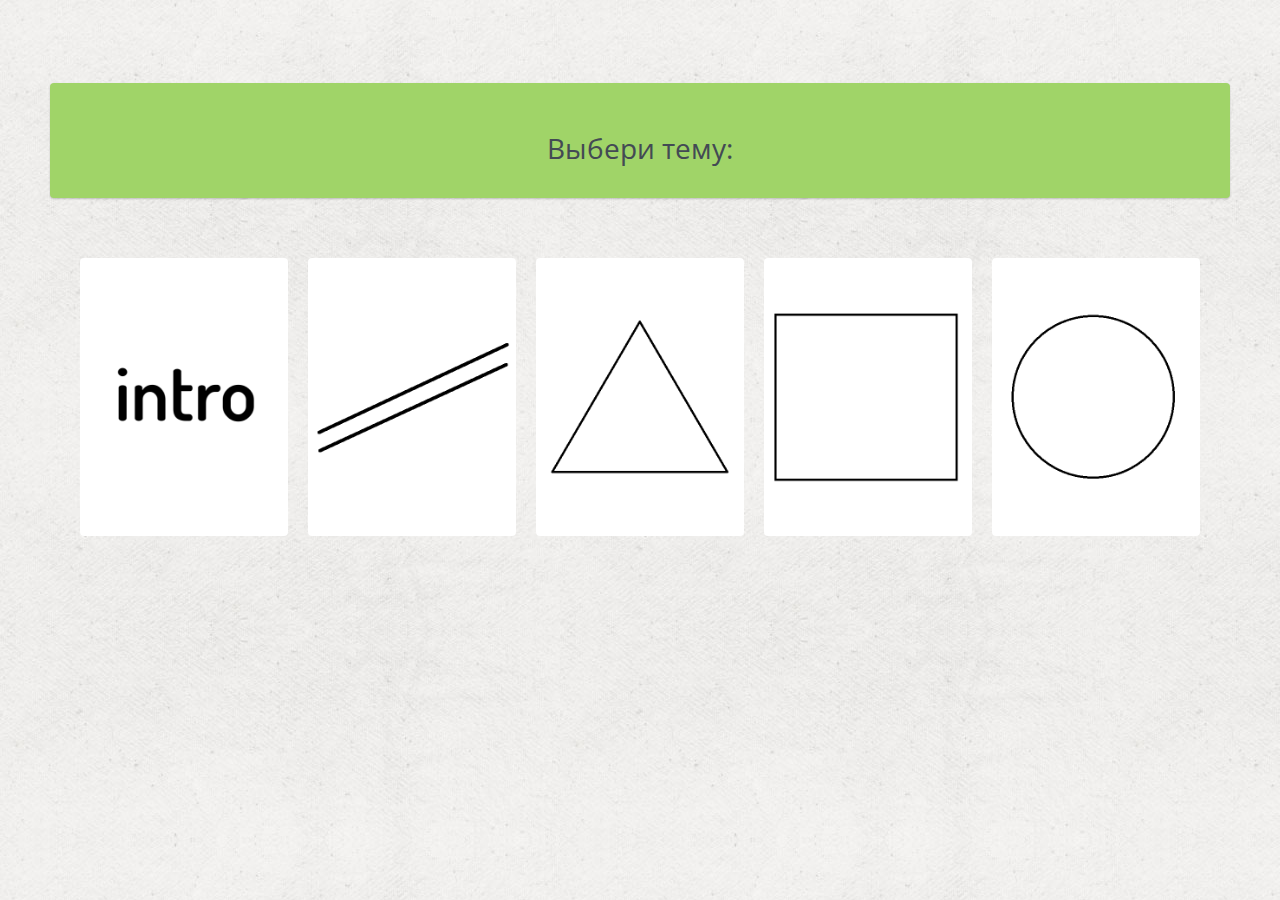
<file: index.html>
<!DOCTYPE html>
<html lang="ru">
	<head>
		<meta charset="utf-8">
		<link rel="stylesheet" href="css/site.min.css">
		<link rel="stylesheet" href="css/best.css">
    	<link href="http://fonts.googleapis.com/css?family=Open+Sans:400,300,600,800,700,400italic,600italic,700italic,800italic,300italic" rel="stylesheet" type="text/css">
		<title>ОГЭ - Геометрия</title>
		<script type="text/javascript" src="js/site.min.js"></script>
	</head>

	<body class="body-index">
		<div class="content-index">
            <div class="jumbotron text">
            	<div class="jumbotron-contents">
            		<h1>Выбери тему:</h1>
            	</div>
            </div>
			<div class="maintable">
				<div class="cell">
					<a href="intro.html"><img src="images/intro.png" alt="exaple-image" class="img-rounded img-responsive scale"></a>
				</div>
				<div class="cell">
					<a href="parallels.html"><img src="images/parallels.png" alt="exaple-image" class="img-rounded img-responsive scale"></a>
				</div>
				<div class="cell">
					<a href="triangles.html"><img src="images/triangle.png" alt="exaple-image" class="img-rounded img-responsive scale"></a>
				</div>
				<div class="cell">
					<a href="quadrangles.html"><img src="images/quadrangle.png" alt="exaple-image" class="img-rounded img-responsive scale"></a>
				</div>
				<div class="cell">
					<a href="circle.html"><img src="images/circle.png" alt="exaple-image" class="img-rounded img-responsive scale"></a>
				</div>
			</div>
			
		</div>
	</body>
</html>
</file>
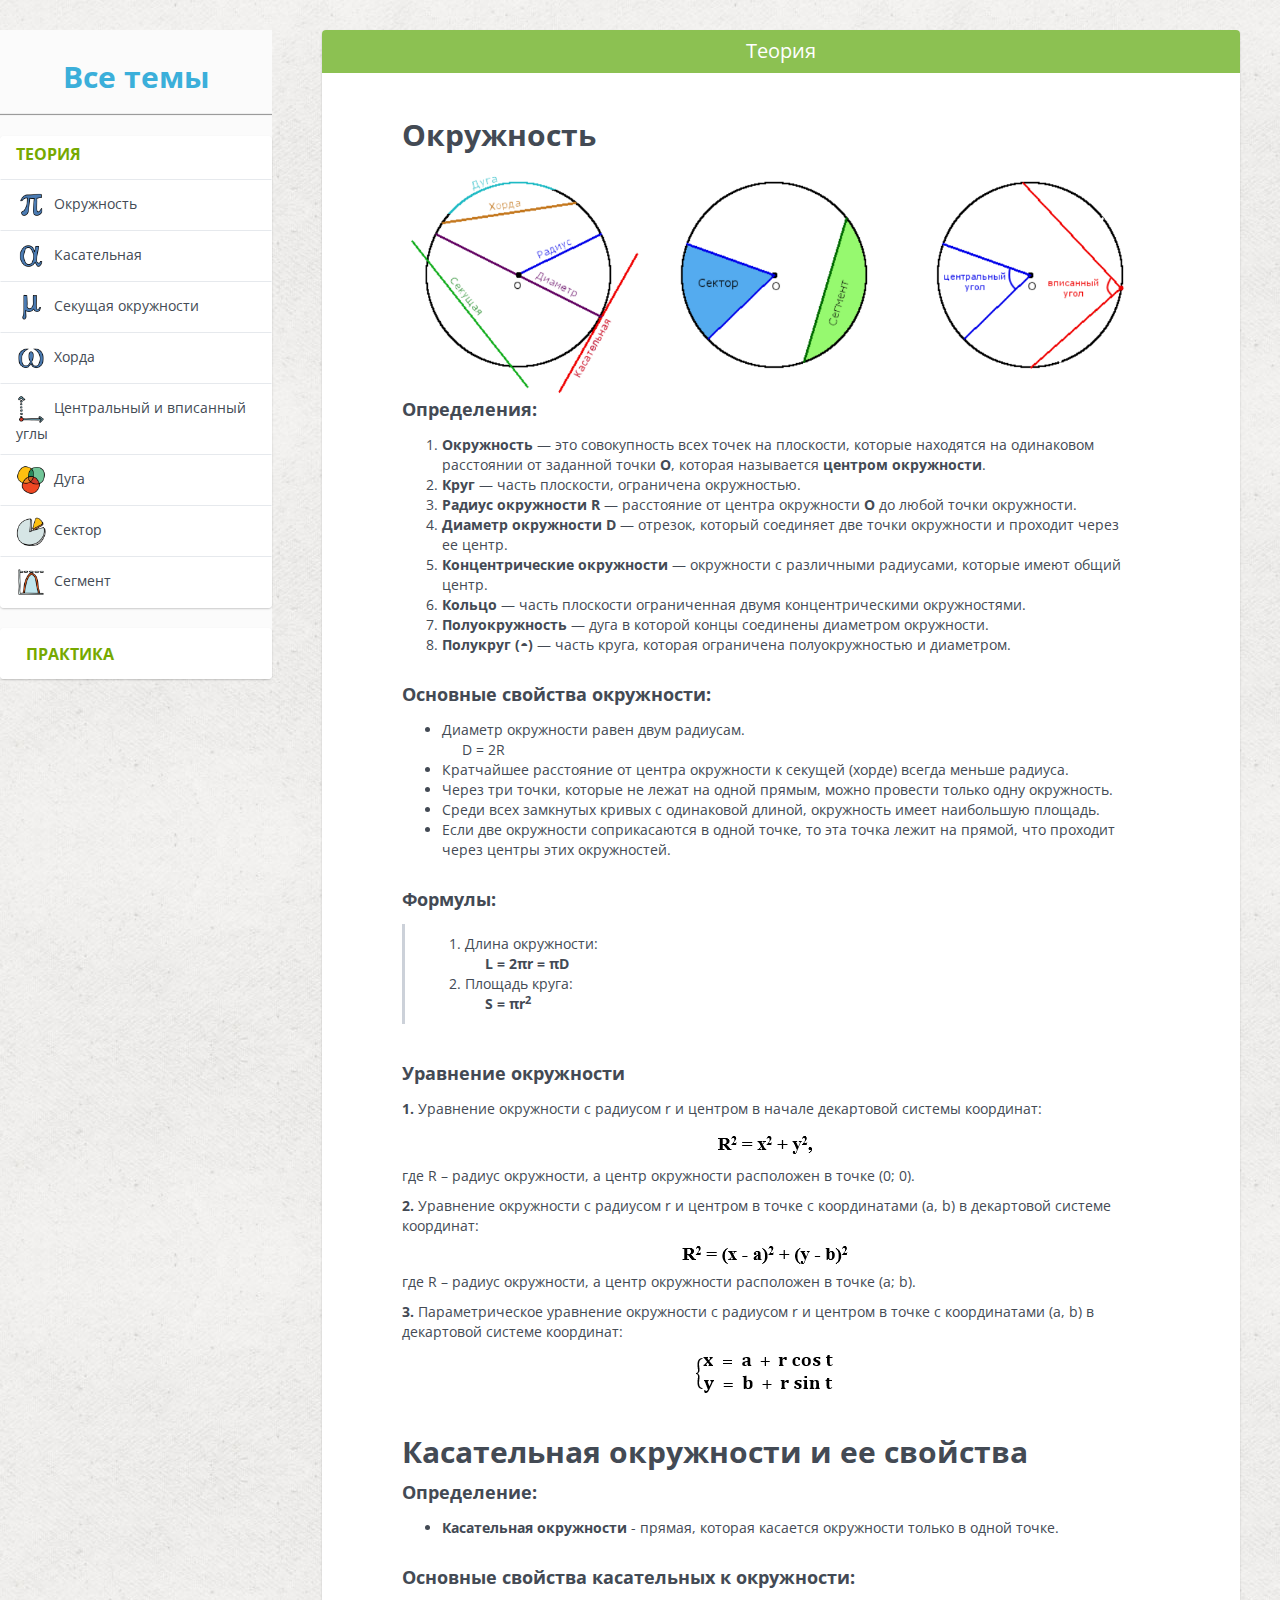
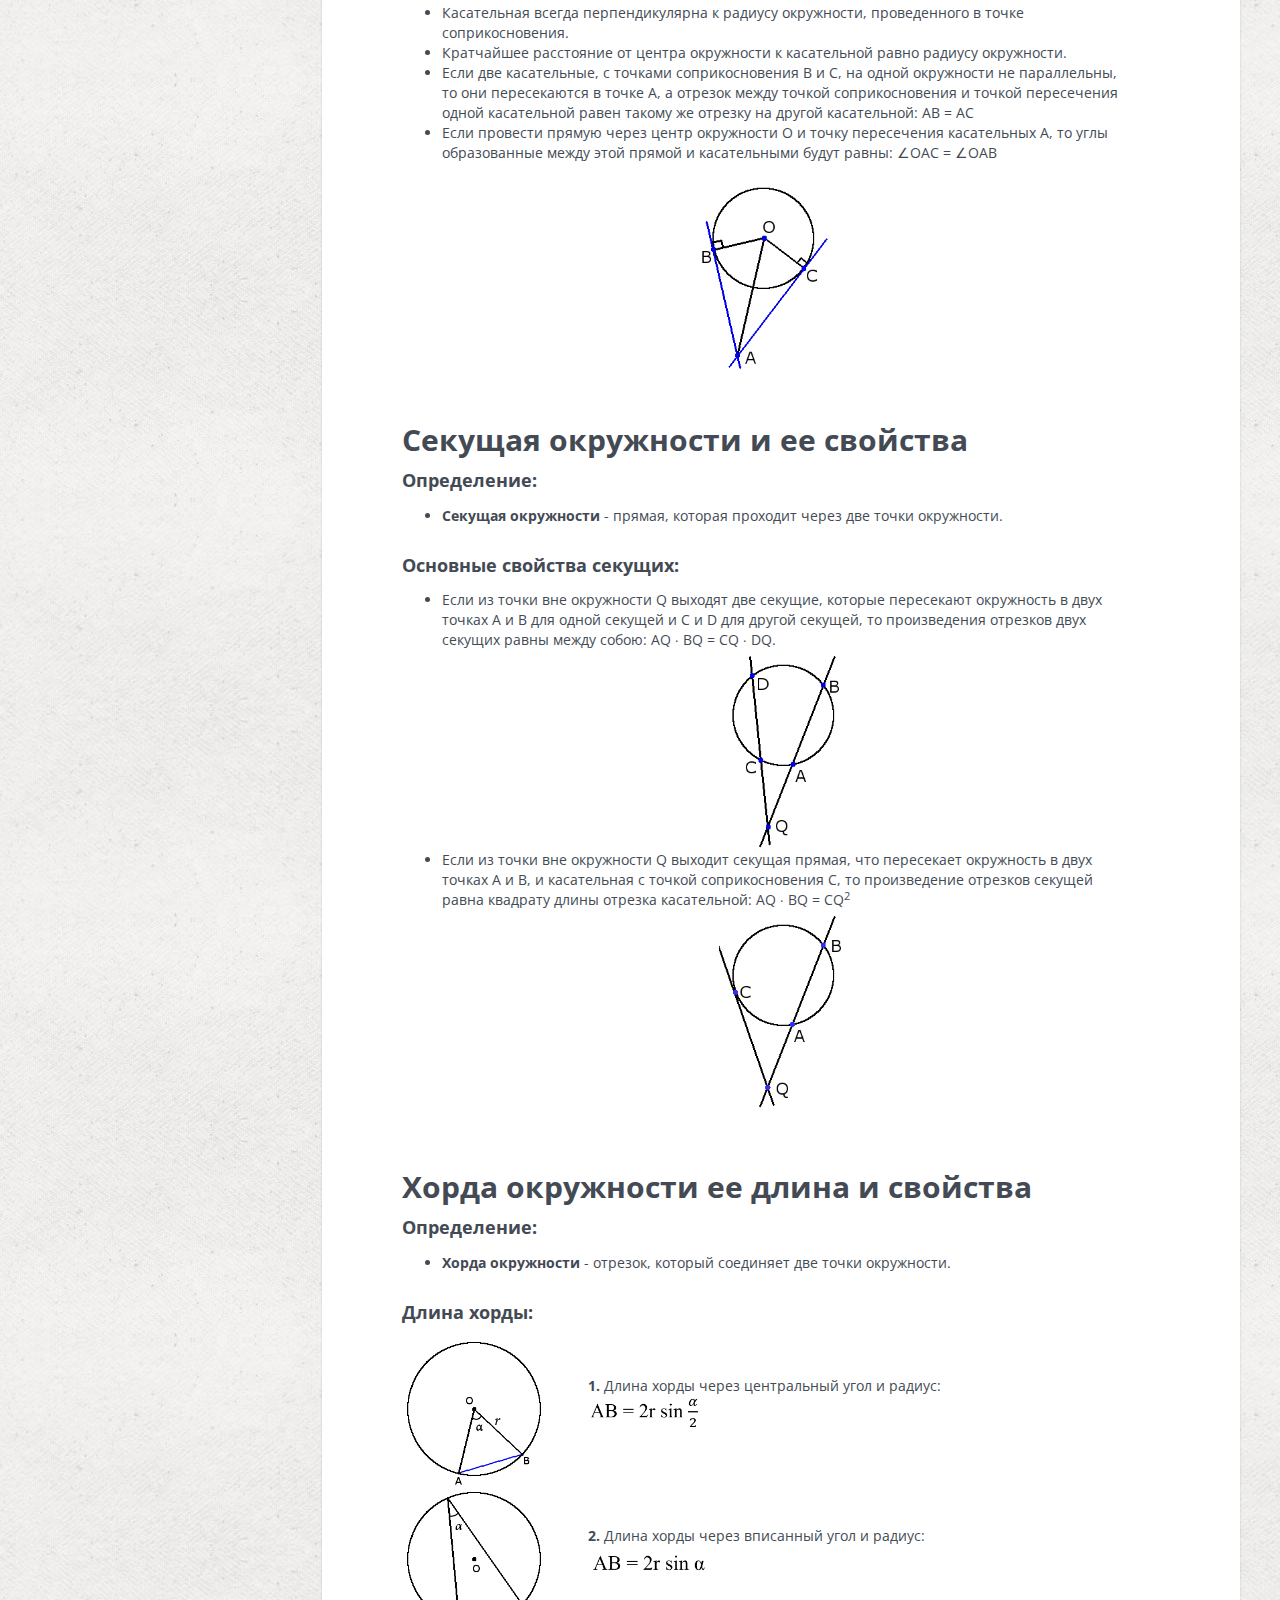
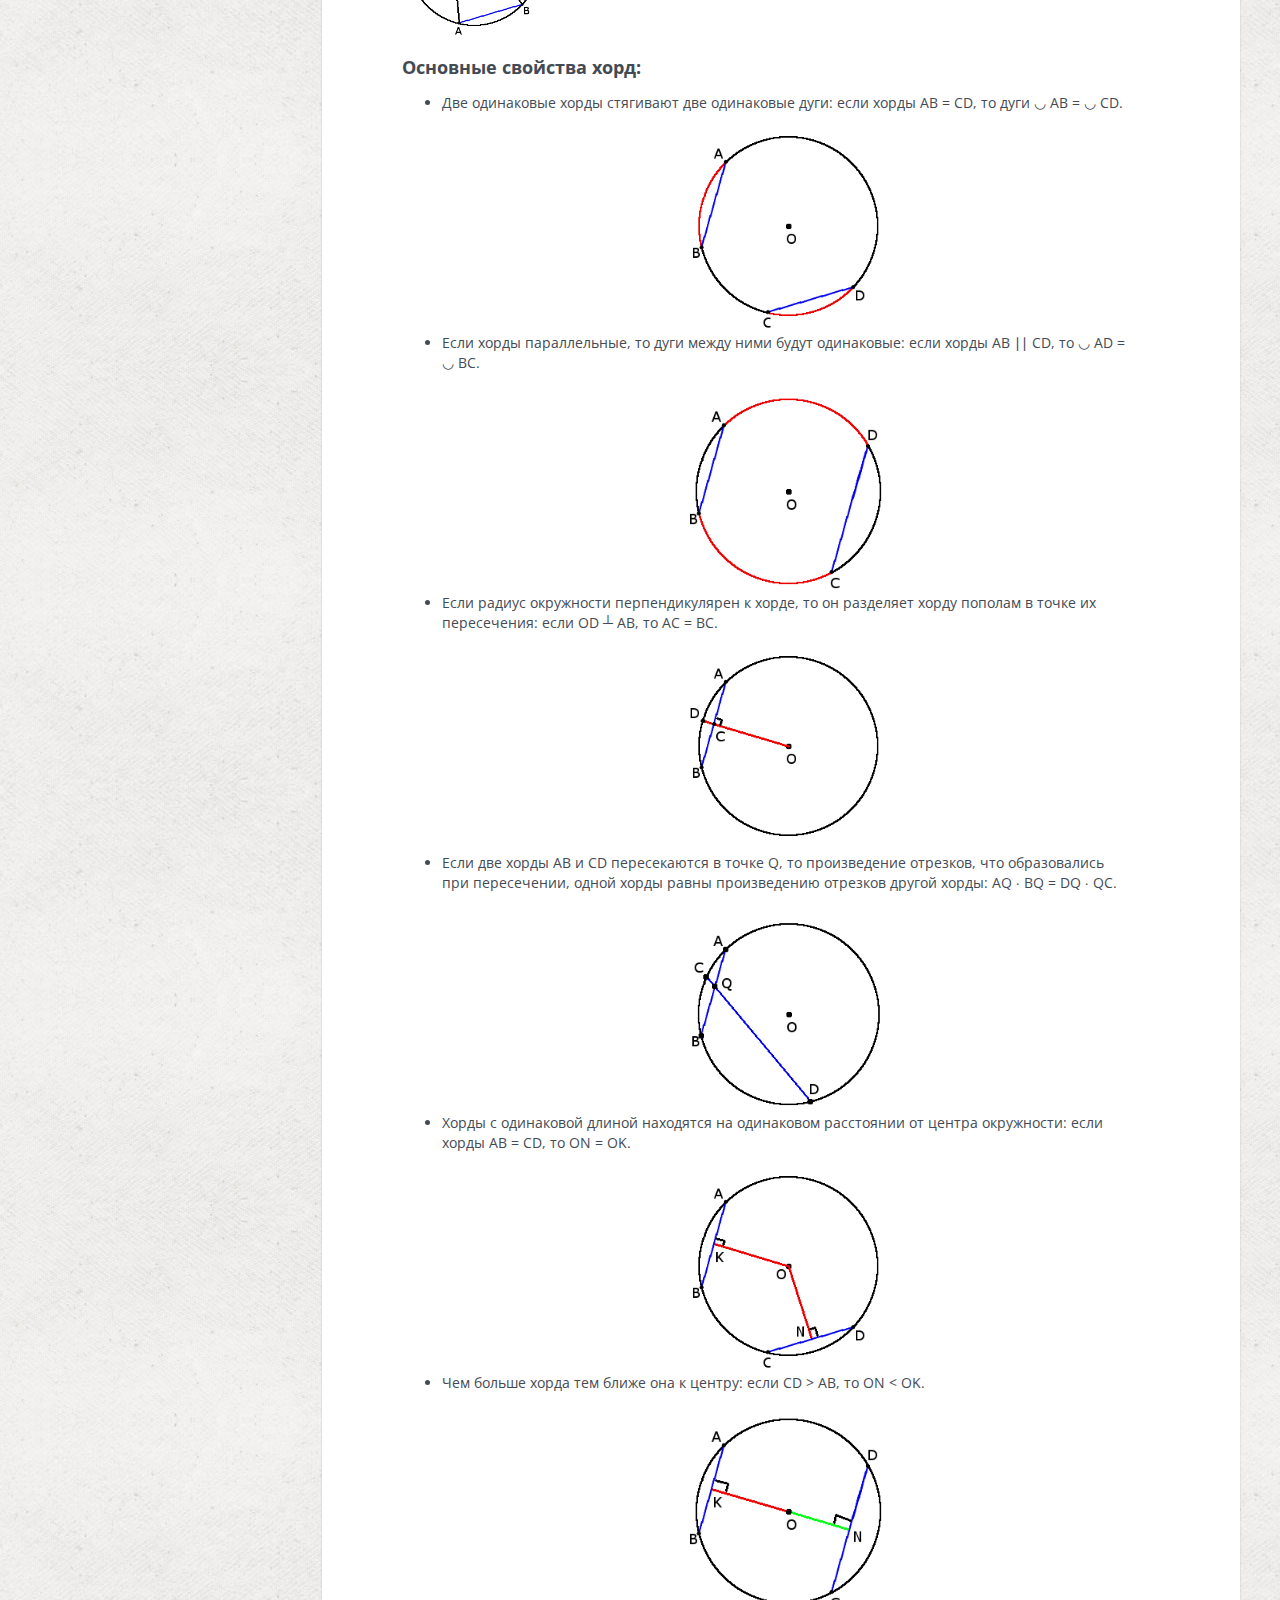
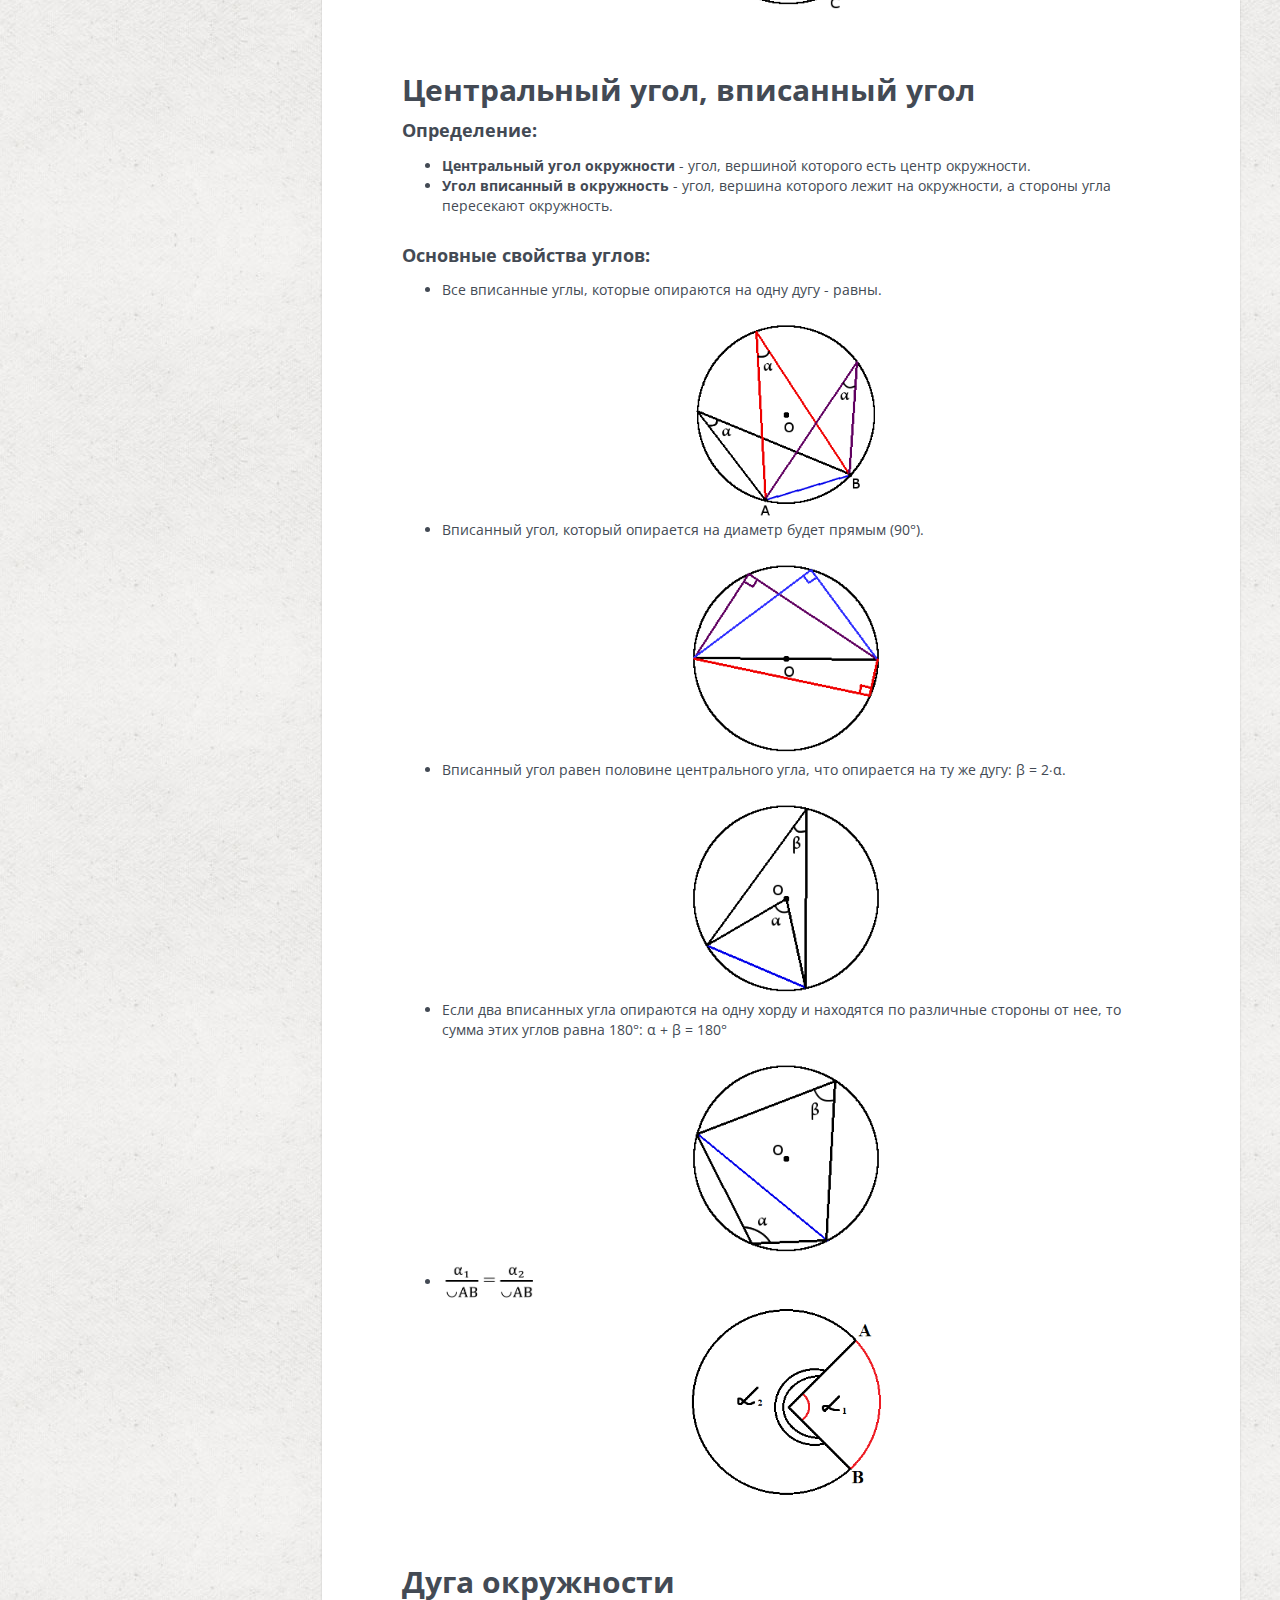
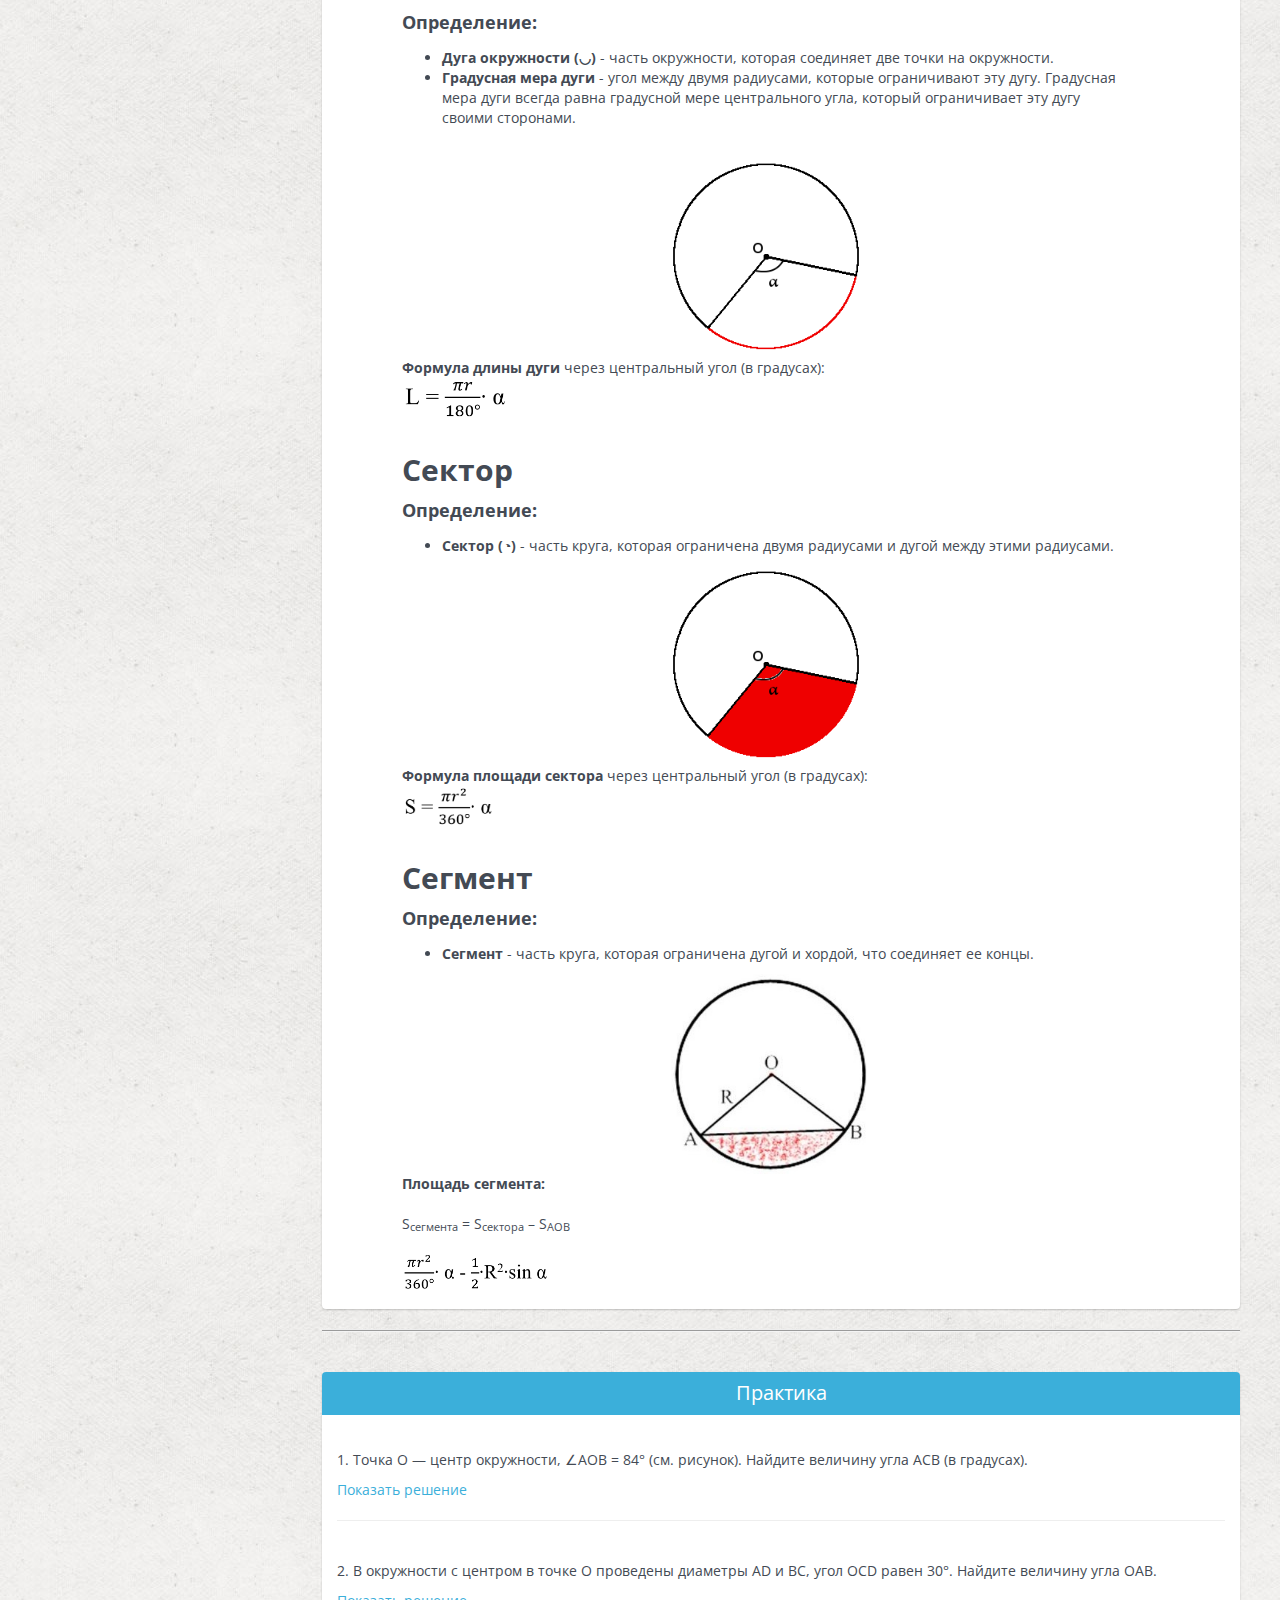
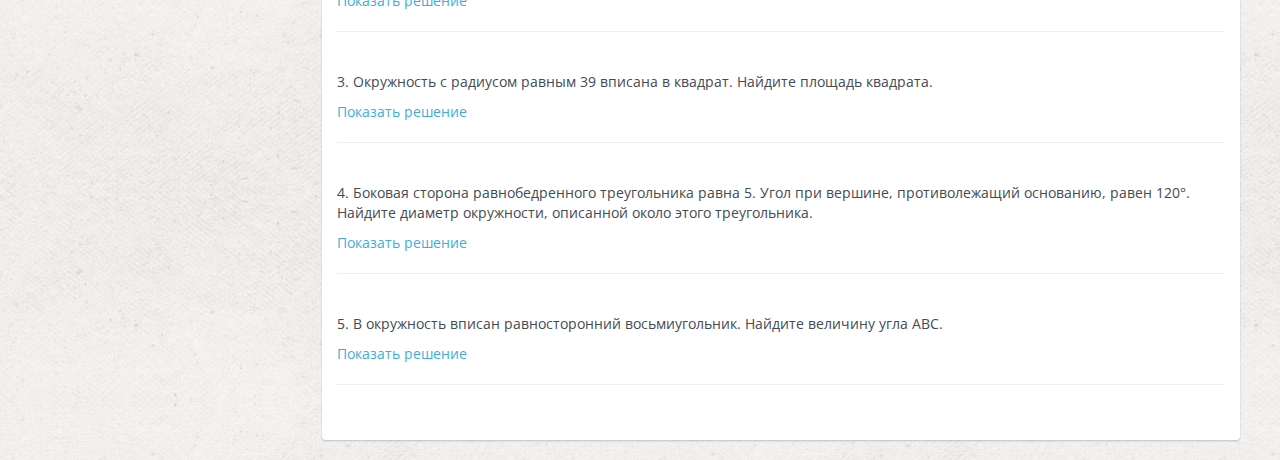
<file: circle.html>
<!DOCTYPE html>
<html lang="ru">
	<head>
		<meta charset="utf-8">
		<link rel="stylesheet" href="css/site.min.css">
		<link rel="stylesheet" href="css/best.css">
    	<link href="http://fonts.googleapis.com/css?family=Open+Sans:400,300,600,800,700,400italic,600italic,700italic,800italic,300italic" rel="stylesheet" type="text/css">
		<title>ОГЭ - Геометрия</title>
		<script type="text/javascript" src="js/site.min.js"></script>
            <script src="https://ajax.googleapis.com/ajax/libs/jquery/3.5.1/jquery.min.js"></script>
            <script>
                  $(document).ready(function(){
                        $("#p1").click(function(){
                              $("#a1").slideToggle();
                        });
                        $("#p2").click(function(){
                              $("#a2").slideToggle();
                        });
                        $("#p3").click(function(){
                              $("#a3").slideToggle();
                        });
                        $("#p4").click(function(){
                              $("#a4").slideToggle();
                        });
                        $("#p5").click(function(){
                              $("#a5").slideToggle();
                        });
                  });
            </script>
	</head>

	<body class="body-page">
		<a name="top"></a>
		<div class="sidebar" id="sidebar">
			<a href="index.html">
				<div>
					<center><h3>Все темы</h3></center>
				</div>
			</a>
			<hr class="dashed" />
			<div class="list-group">
				<a href="#theory" class="list-group-item">
                	<h4 class="list-group-item-heading" style="color: #76a900;">ТЕОРИЯ</h4>
            	</a>
            	<a href="#theme1" class="list-group-item"><img width="30" height="30" src="images/pi.png">&nbsp;&nbsp;Окружность</a>
            	<a href="#theme2" class="list-group-item"><img width="30" height="30" src="images/alpha.png">&nbsp;&nbsp;Касательная</a>
            	<a href="#theme3" class="list-group-item"><img width="30" height="30" src="images/u.png">&nbsp;&nbsp;Секущая окружности</a>
            	<a href="#theme4" class="list-group-item"><img width="30" height="30" src="images/omega.png">&nbsp;&nbsp;Хорда</a>
            	<a href="#theme5" class="list-group-item"><img width="30" height="30" src="images/abciss.png">&nbsp;&nbsp;Центральный и вписанный углы</a>
            	<a href="#theme6" class="list-group-item"><img width="30" height="30" src="images/diag1.png">&nbsp;&nbsp;Дуга</a>
            	<a href="#theme7" class="list-group-item"><img width="30" height="30" src="images/diag2.png">&nbsp;&nbsp;Сектор</a>
            	<a href="#theme8" class="list-group-item"><img width="30" height="30" src="images/max.png">&nbsp;&nbsp;Сегмент</a>
			</div>
			<div class="list-group" style="margin-bottom: 0px;">
                        <a href="#practice" class="list-group-item">
                  <h4 class="list-group-item-heading" style="color: #76a900; margin-top: 8px; margin-left: 10px;">ПРАКТИКА</h4>
                  </a>
                  </div>
		</div>

		<a name="theory"></a>
		<div class="content-page">
			<div class="main">
				<div class="panel panel-success">
            		<div class="panel-heading">
                		<center><h1 class="panel-title" style="font-size: 20px; color: white;">Теория</h1></center>
            		</div>
            		<div class="panel-body azaza">
            			<a name="theme1"></a>
            			<h3>Окружность</h3>
            			<img src="images/circle/1.png" class="img-big" style="max-width: 100% !important;">
            			<h5 class="zapomni"><strong>Определения:</strong></h5>
            			<ol>
            				<li><strong>Окружность</strong> — это совокупность всех точек на плоскости, которые находятся на одинаковом расстоянии от заданной точки <strong>О</strong>, которая называется <strong>центром окружности</strong>.</li>
            				<li><strong>Круг</strong> — часть плоскости, ограничена окружностью.</li>
            				<li><strong>Радиус окружности R </strong> — расстояние от центра окружности <strong>О</strong> до любой точки окружности.</li>
            				<li><strong>Диаметр окружности D </strong> — отрезок, который соединяет две точки окружности и проходит через ее центр.</li>
            				<li><strong>Концентрические окружности </strong> — окружности с различными радиусами, которые имеют общий центр.</li>
            				<li><strong>Кольцо</strong> — часть плоскости ограниченная двумя концентрическими окружностями.</li>
            				<li><strong>Полуокружность</strong> — дуга в которой концы соединены диаметром окружности.</li>
            				<li><strong>Полукруг (◓)</strong> — часть круга, которая ограничена полуокружностью и диаметром.</li>
            			</ol>
            			<br />
            			<h5 class="zapomni"><strong>Основные свойства окружности:</strong></h5>
            			<ul>
            				<li>Диаметр окружности равен двум радиусам.<br />&nbsp;&nbsp;&nbsp;&nbsp;&nbsp;D = 2R</li>
            				<li>Кратчайшее расстояние от центра окружности к секущей (хорде) всегда меньше радиуса.</li>
            				<li>Через три точки, которые не лежат на одной прямым, можно провести только одну окружность.</li>
            				<li>Среди всех замкнутых кривых с одинаковой длиной, окружность имеет наибольшую площадь.</li>
            				<li>Если две окружности соприкасаются в одной точке, то эта точка лежит на прямой, что проходит через центры этих окружностей.</li>
            			</ul>
            			<br />

            			<h5 class="zapomni"><strong>Формулы:</strong></h5>
            			<blockquote class="zapomnil">
            				<ol>
            					<li><p>Длина окружности:<br />&nbsp;&nbsp;&nbsp;&nbsp;&nbsp;<strong>L = 2πr = πD</strong></p></li>
            					<li><p>Площадь круга:<br />&nbsp;&nbsp;&nbsp;&nbsp;&nbsp;<strong>S = πr<sup>2</sup></strong></p></li>
            				</ol>
            			</blockquote>
            			<br />

            			<h5 class="zapomni"><strong>Уравнение окружности</strong></h5>
            			<p style="margin: 0 0 0 0;"><strong>1.</strong> Уравнение окружности с радиусом r и центром в начале декартовой системы координат:</p>
            			<img src="images/circle/aaa.png" class="img-center">
            			<p>где R – радиус окружности, а центр окружности расположен в точке (0; 0).</p>

            			<p style="margin: 0 0 0 0;"><strong>2.</strong> Уравнение окружности с радиусом r и центром в точке с координатами (a, b) в декартовой системе координат:</p>
            			<img src="images/circle/bbb.png" class="img-center">
            			<p>где R – радиус окружности, а центр окружности расположен в точке (a; b).</p>

            			<p style="margin: 0 0 0 0;"><strong>3.</strong> Параметрическое уравнение окружности с радиусом r и центром в точке с координатами (a, b) в декартовой системе координат:</p>
            			<img src="images/circle/ccc.png" class="img-center">


            			<a name="theme2"></a>
            			<h3>Касательная окружности и ее свойства</h3>
            			<h5 class="zapomni"><strong>Определение:</strong></h5>
            			<ul>
            				<li><strong>Касательная окружности</strong> - прямая, которая касается окружности только в одной точке.</li>
            			</ul>
            			<br />
            			<h5 class="zapomni"><strong>Основные свойства касательных к окружности:</strong></h5>
            			<ul>
            				<li>Касательная всегда перпендикулярна к радиусу окружности, проведенного в точке соприкосновения.</li>
            				<li>Кратчайшее расстояние от центра окружности к касательной равно радиусу окружности.</li>
            				<li>Если две касательные, с точками соприкосновения B и C, на одной окружности не параллельны, то они пересекаются в точке A, а отрезок между точкой соприкосновения и точкой пересечения одной касательной равен такому же отрезку на другой касательной: AB = AC</li>
            				<li>Если провести прямую через центр окружности О и точку пересечения касательных A, то углы образованные между этой прямой и касательными будут равны: ∠ОAС = ∠OAB</li>
            			</ul>
            			<img src="images/circle/2.png" class="img-center">
            			<br />


            			<a name="theme3"></a>
            			<h3>Секущая окружности и ее свойства</h3>
            			<h5 class="zapomni"><strong>Определение:</strong></h5>
            			<ul>
            				<li><strong>Секущая окружности</strong> - прямая, которая проходит через две точки окружности.</li>
            			</ul>
            			<br />
            			<h5 class="zapomni"><strong>Основные свойства секущих:</strong></h5>
            			<ul>
            				<li>Если из точки вне окружности Q выходят две секущие, которые пересекают окружность в двух точках A и B для одной секущей и C и D для другой секущей, то произведения отрезков двух секущих равны между собою:  AQ ∙ BQ = CQ ∙ DQ.<br /><img src="images/circle/3.png" class="img-center"></li>
            				<li>Если из точки вне окружности Q выходит секущая прямая, что пересекает окружность в двух точках A и B, и касательная с точкой соприкосновения C, то произведение отрезков секущей равна квадрату длины отрезка касательной:  AQ ∙ BQ = CQ<sup>2</sup><br /><img src="images/circle/4.png" class="img-center"></li>
            			</ul>
            			<br />


            			<a name="theme4"></a>
            			<h3>Хорда окружности ее длина и свойства</h3>
            			<h5 class="zapomni"><strong>Определение:</strong></h5>
            			<ul>
            				<li><strong>Хорда окружности</strong> - отрезок, который соединяет две точки окружности.</li>
            			</ul>
            			<br />
            			<h5 class="zapomni"><strong>Длина хорды:</strong></h5>
            			<div>
            				<div style="display: inline-block !important; width: 25%; max-width: 300px !important; max-height: 200px !important;"><img src="images/circle/5.png" style="max-height: 150px;"></div>
            				<div style="display: inline-block; width: 49%;">
            					<p><strong>1.</strong> Длина хорды через центральный угол и радиус:<br /><img src="images/circle/form/1.png" style="max-height: 35px;"></p>
            				</div>
            			</div>
            			<div>
            				<div style="display: inline-block !important; width: 25%; max-width: 300px !important; max-height: 200px !important;"><img src="images/circle/6.png" style="max-height: 150px;"></div>
            				<div style="display: inline-block; width: 49%;">
            					<p><strong>2.</strong> Длина хорды через вписанный угол и радиус:<br /><img src="images/circle/form/2.png" style="max-height: 35px;"></p>
            				</div>
            			</div>
            			<br />
            			<h5 class="zapomni"><strong>Основные свойства хорд:</strong></h5>
            			<ul>
            				<li>Две одинаковые хорды стягивают две одинаковые дуги: если хорды AB = CD, то дуги ◡ AB = ◡ CD.<br /><br /><img src="images/circle/7.png" class="img-center"></li>
            				<li>Если хорды параллельные, то дуги между ними будут одинаковые: если хорды AB ∣∣ CD, то ◡ AD = ◡ BC.<br /><br /><img src="images/circle/8.png" class="img-center"></li>
            				<li>Если радиус окружности перпендикулярен к хорде, то он разделяет хорду пополам в точке их пересечения: если OD ┴ AB, то AC = BC.<br /><br /><img src="images/circle/9.png" class="img-center"></li>
            				<li>Если две хорды AB и CD пересекаются в точке Q, то произведение отрезков, что образовались при пересечении, одной хорды равны произведению отрезков другой хорды: AQ ∙ BQ = DQ ∙ QC.<br /><br /><img src="images/circle/10.png" class="img-center"></li>
            				<li>Хорды с одинаковой длиной находятся на одинаковом расстоянии от центра окружности: если хорды AB = CD, то ON = OK.<br /><br /><img src="images/circle/11.png" class="img-center"></li>
            				<li>Чем больше хорда тем ближе она к центру: если CD > AB, то ON < OK.<br /><br /><img src="images/circle/12.png" class="img-center"></li>
            			</ul>
            			<br />


            			<a name="theme5"></a>
            			<h3>Центральный угол, вписанный угол</h3>
            			<h5 class="zapomni"><strong>Определение:</strong></h5>
            			<ul>
            				<li><strong>Центральный угол окружности</strong> - угол, вершиной которого есть центр окружности.</li>
            				<li><strong>Угол вписанный в окружность</strong> - угол, вершина которого лежит на окружности, а стороны угла пересекают окружность.</li>
            			</ul>
            			<br />
            			<h5 class="zapomni"><strong>Основные свойства углов:</strong></h5>
            			<ul>
            				<li>Все вписанные углы, которые опираются на одну дугу - равны.<br /><br /><img src="images/circle/13.png" class="img-center"></li>
            				<li>Вписанный угол, который опирается на диаметр будет прямым (90°).<br /><br /><img src="images/circle/14.png" class="img-center"></li>
            				<li>Вписанный угол равен половине центрального угла, что опирается на ту же дугу: β = 2∙α.<br /><br /><img src="images/circle/15.png" class="img-center"></li>
            				<li>Если два вписанных угла опираются на одну хорду и находятся по различные стороны от нее, то сумма этих углов равна 180°: α + β = 180°<br /><br /><img src="images/circle/16.png" class="img-center"></li>
            				<li><img src="images/circle/form/3.png" style="max-height: 45px;"><br /><img src="images/circle/17.png" class="img-center"></li>
            			</ul>
            			<br />


            			<a name="theme6"></a>
            			<h3>Дуга окружности</h3>
            			<h5 class="zapomni"><strong>Определение:</strong></h5>
            			<ul>
            				<li><strong>Дуга окружности (◡)</strong> - часть окружности, которая соединяет две точки на окружности.</li>
            				<li><strong>Градусная мера дуги</strong> - угол между двумя радиусами, которые ограничивают эту дугу. Градусная мера дуги всегда равна градусной мере центрального угла, который ограничивает эту дугу своими сторонами.</li>
            			</ul>
            			<br />
            			<img src="images/circle/18.png" class="img-center">
            			<p style="margin: 0 0 0 0;"><strong>Формула длины дуги</strong> через центральный угол (в градусах):</p>
            			<img src="images/circle/form/4.png" style="max-height: 45px;">
            			<br />


            			<a name="theme7"></a>
            			<h3>Cектор</h3>
            			<h5 class="zapomni"><strong>Определение:</strong></h5>
            			<ul>
            				<li><strong>Сектор (◔)</strong> - часть круга, которая ограничена двумя радиусами и дугой между этими радиусами.</li>
            			</ul>
            			<img src="images/circle/19.png" class="img-center">
            			<p style="margin: 0 0 0 0;"><strong>Формула площади секторa</strong> через центральный угол (в градусах):</p>
            			<img src="images/circle/form/5.png" style="max-height: 45px;">
            			<br />


            			<a name="theme8"></a>
            			<h3>Сегмент</h3>
            			<h5 class="zapomni"><strong>Определение:</strong></h5>
            			<ul>
            				<li><strong>Сегмент</strong> - часть круга, которая ограничена дугой и хордой, что соединяет ее концы.</li>
            			</ul>
            			<img src="images/circle/20.jpg" class="img-center">
            			<p style="margin: 0 0 0 0;"><strong>Площадь сегмента:</strong><br />
            				<br />S<sub>сегмента</sub> = S<sub>сектора</sub> – S<sub>AOB</sub></p><br />
            			<img src="images/circle/form/6.png" style="max-height: 40px;">
            			<br />


            		</div>
            	</div>

            	<hr class="dashed"><br>

            	<a name="practice"></a>
            	<div class="panel panel-primary">
            		<div class="panel-heading">
                		<center><h1 class="panel-title" style="font-size: 20px; color: white;">Практика</h1></center>
            		</div>
            		<div class="panel-body">
            			<br />

                        <p>1. Точка О — центр окружности, ∠AOB = 84° (см. рисунок). Найдите величину угла ACB (в градусах).</p>
                        <a id="p1" class="answer">Показать решение</a>
                        <div id="a1"><img src="images/circle/practice/a_1.png" class="img-big" style="max-width: 55% !important;"></div>
                        <hr /><br />

                        <p>2. В окружности с центром в точке О проведены диаметры AD и BC, угол OCD равен 30°. Найдите величину угла OAB.</p>
                        <a id="p2" class="answer">Показать решение</a>
                        <div id="a2"><img src="images/circle/practice/a_2.png" class="img-big" style="max-width: 55% !important;"></div>
                        <hr /><br />

                        <p>3. Окружность с радиусом равным 39 вписана в квадрат. Найдите площадь квадрата.</p>
                        <a id="p3" class="answer">Показать решение</a>
                        <div id="a3"><img src="images/circle/practice/a_3.png" class="img-big" style="max-width: 55% !important;"></div>
                        <hr /><br />

                        <p>4. Боковая сторона равнобедренного треугольника равна 5. Угол при вершине, противолежащий основанию, равен 120°. Найдите диаметр окружности, описанной около этого треугольника.</p>
                        <a id="p4" class="answer">Показать решение</a>
                        <div id="a4"><img src="images/circle/practice/a_4.png" class="img-big"></div>
                        <hr /><br />

                        <p>5. В окружность вписан равносторонний восьмиугольник. Найдите величину угла ABC.</p>
                        <a id="p5" class="answer">Показать решение</a>
                        <div id="a5"><img src="images/circle/practice/a_5.png" class="img-big"></div>
                        <hr /><br />

            		</div>
            	</div>

			</div>
		</div>

		<script>
                  $("#a1").slideToggle(10);
                  $("#a2").slideToggle(10);
                  $("#a3").slideToggle(10);
                  $("#a4").slideToggle(10);
                  $("#a5").slideToggle(10);
			//var scrollPos = $(this).scrollTop();
			var sidebar = document.getElementById("sidebar");
			var sb_h = 800;
                  sb_h = sidebar.offsetHeight;
			var wnd_h = document.documentElement.clientHeight;
			window.onscroll = function() { myFunction() };
			var last = window.pageYOffset;
			var offset = 0;
			var speed = 10;

			function myFunction() {
				var st = $(this).scrollTop();
				var ls = window.pageYOffset;
				var sb_pos = window.getComputedStyle(sidebar).top;
				sb_pos = parseInt(sb_pos, 10);
				//var bottomSize = (window.pageYOffset + wnd_h) - (sb_pos + sb_h);
				var bottomSize = wnd_h - (sb_h + offset);
				var topSize =  offset + 30;
				//if (st > scrollPos){
				if(ls > last) {
					// down
					//alert('(' + window.pageYOffset + ' + ' + wnd_h + ') - (' + sb_pos + ' + ' + sb_h + ') = ' + bottomSize);
					if(bottomSize >= 30) {
						fakepos = window.pageYOffset + wnd_h - sb_h - 30;
						sidebar.style.position = "fixed";
						//sidebar.style.transform = 'translateY(' + (wnd_h - sb_h - 30) + 'px)';
						sidebar.style.transform = 'translateY(' + offset + 'px)';
						//sidebar.style.backgroundColor = 'red';

					} else {
						sidebar.style.position = "fixed";
						sidebar.style.transform = 'translateY(' + offset + 'px)';
						sidebar.style.backgroundColor = '#fbfbfb';
						offset = offset - speed;
					}
				} else {
					// up
					if(topSize >= 30) {
						//alert(topSize);
						sidebar.style.position = "fixed";
						//sidebar.style.backgroundColor = 'green';
						sidebar.style.transform = 'translateY(' + offset + 'px)';

					} else {
						//sidebar.style.transform = 'translateY(' + (wnd_h - sb_h - 30 - (last - ls)) + 'px)';
						sidebar.style.transform = 'translateY(' + offset + 'px)';
						sidebar.style.backgroundColor = '#fbfbfb';
						offset = offset + speed;
					}
				}
				scrollPos = st;
				last = ls;
			}
		</script>
	</body>
</html>
</file>
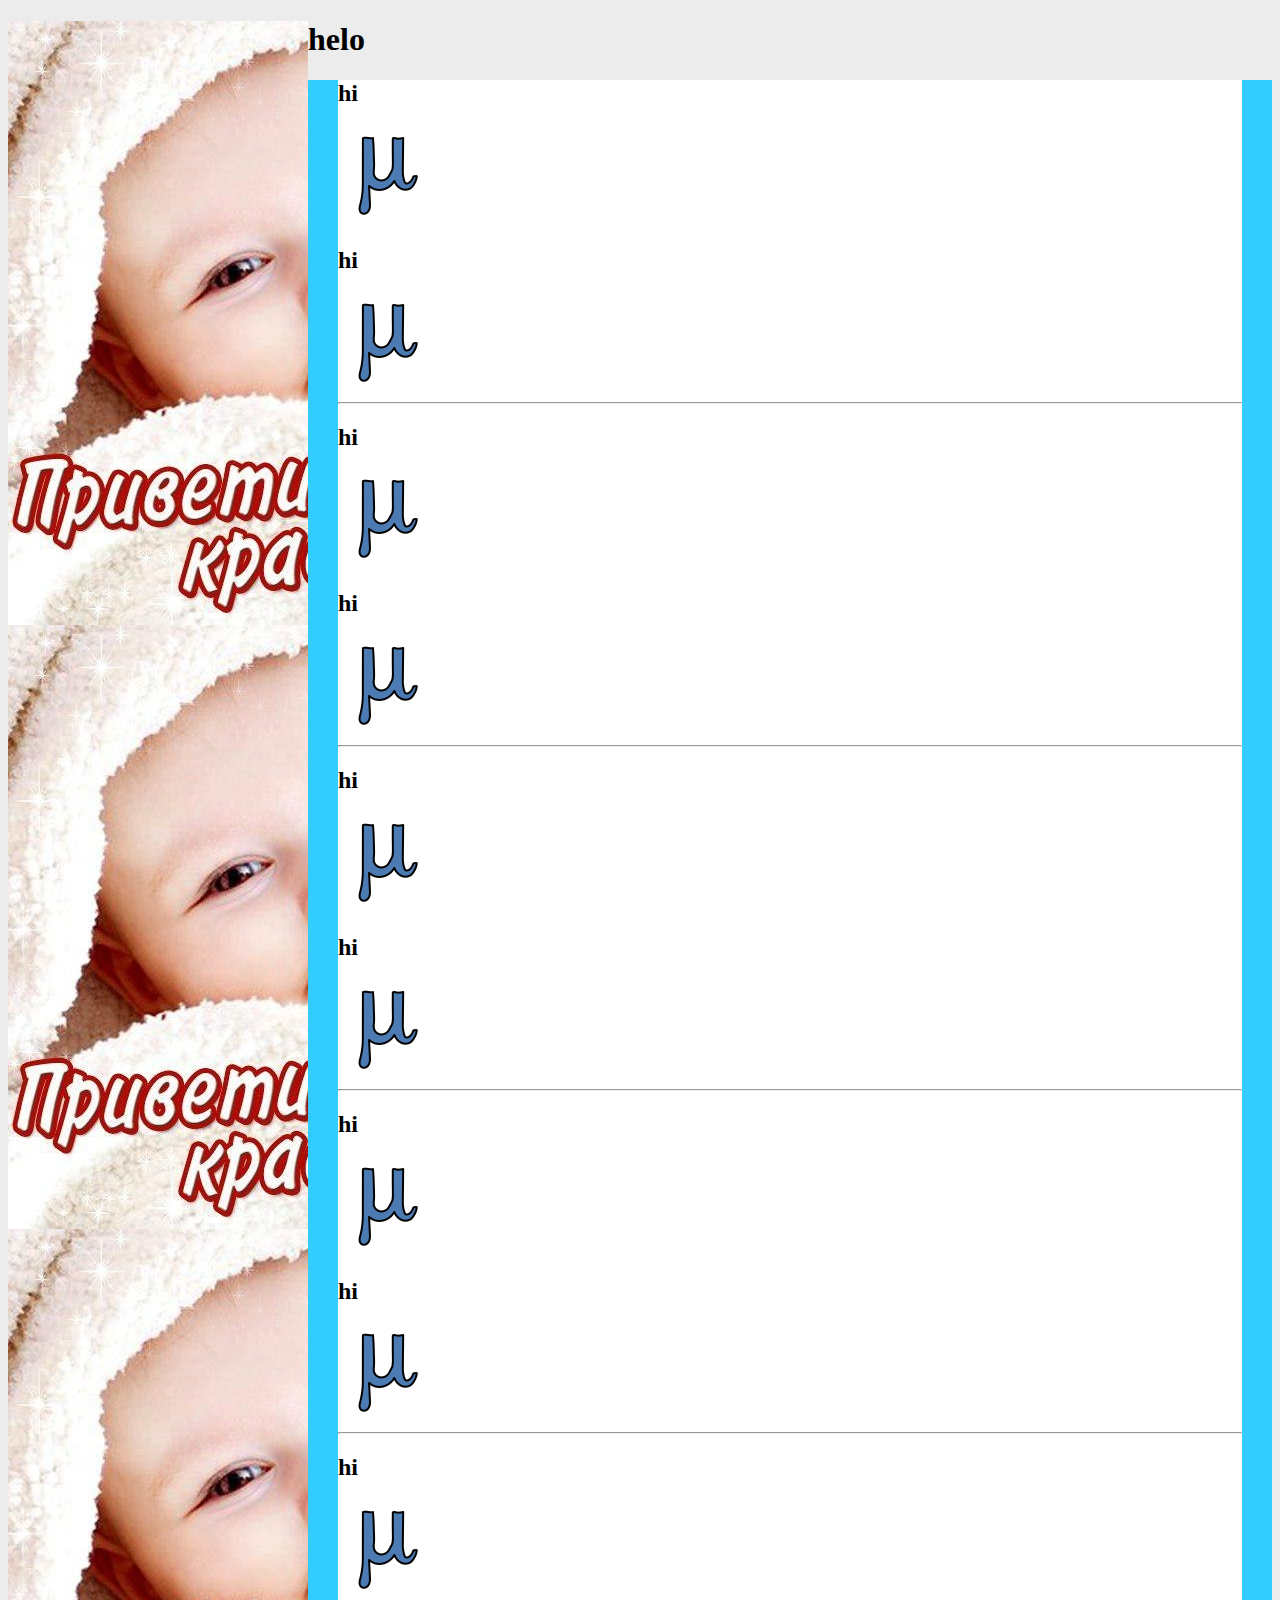
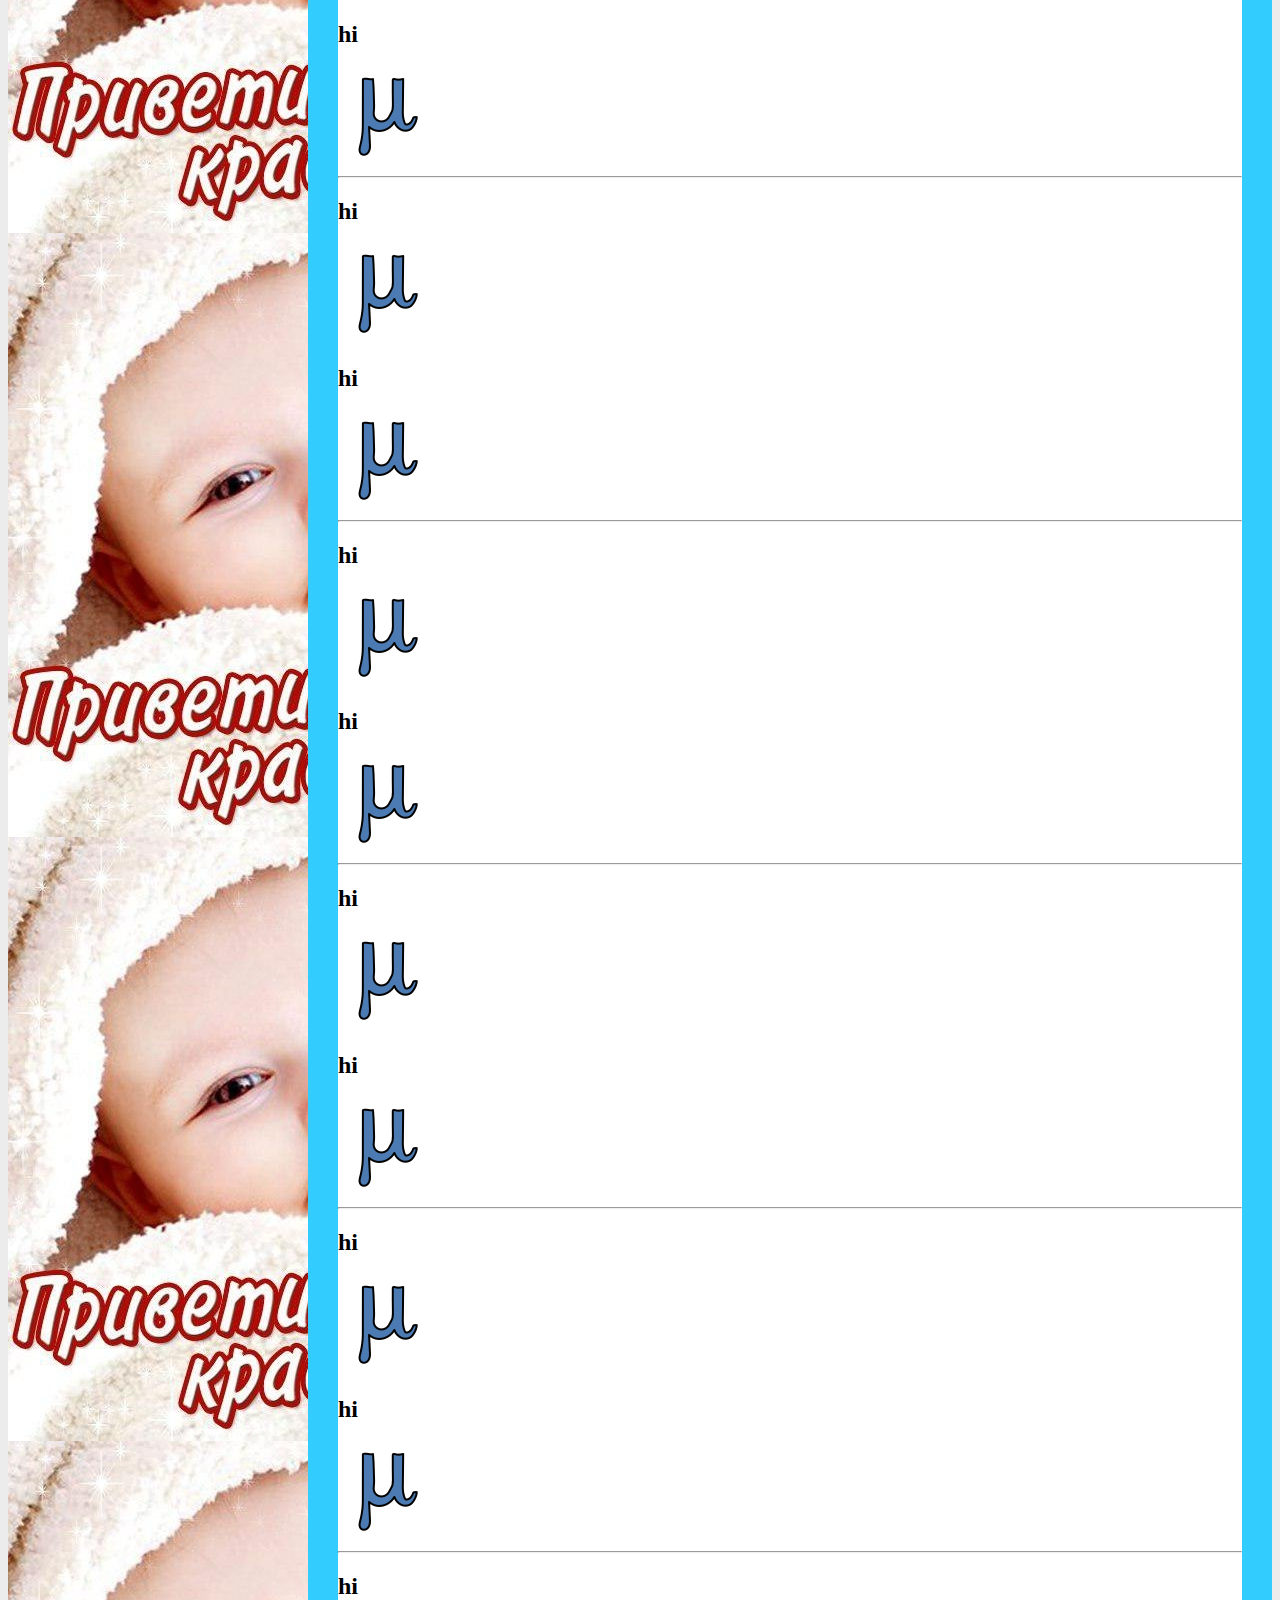
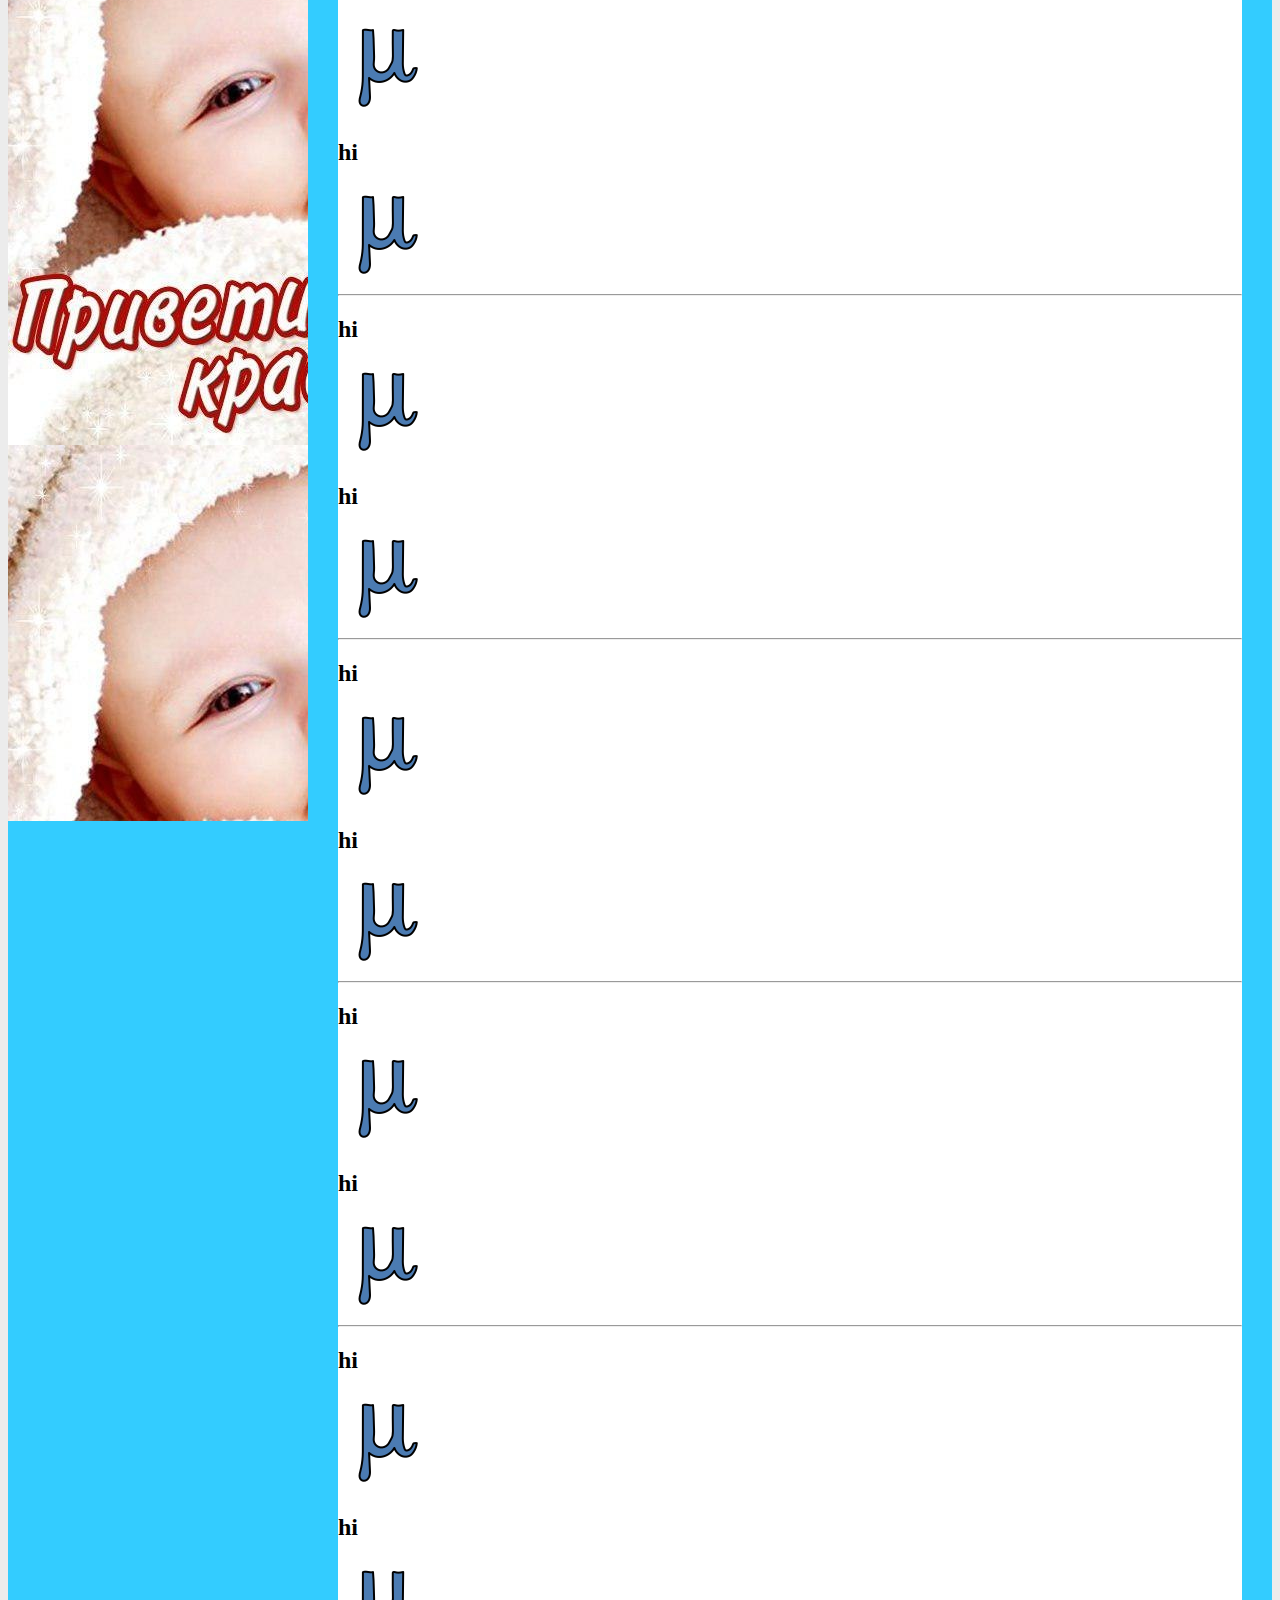
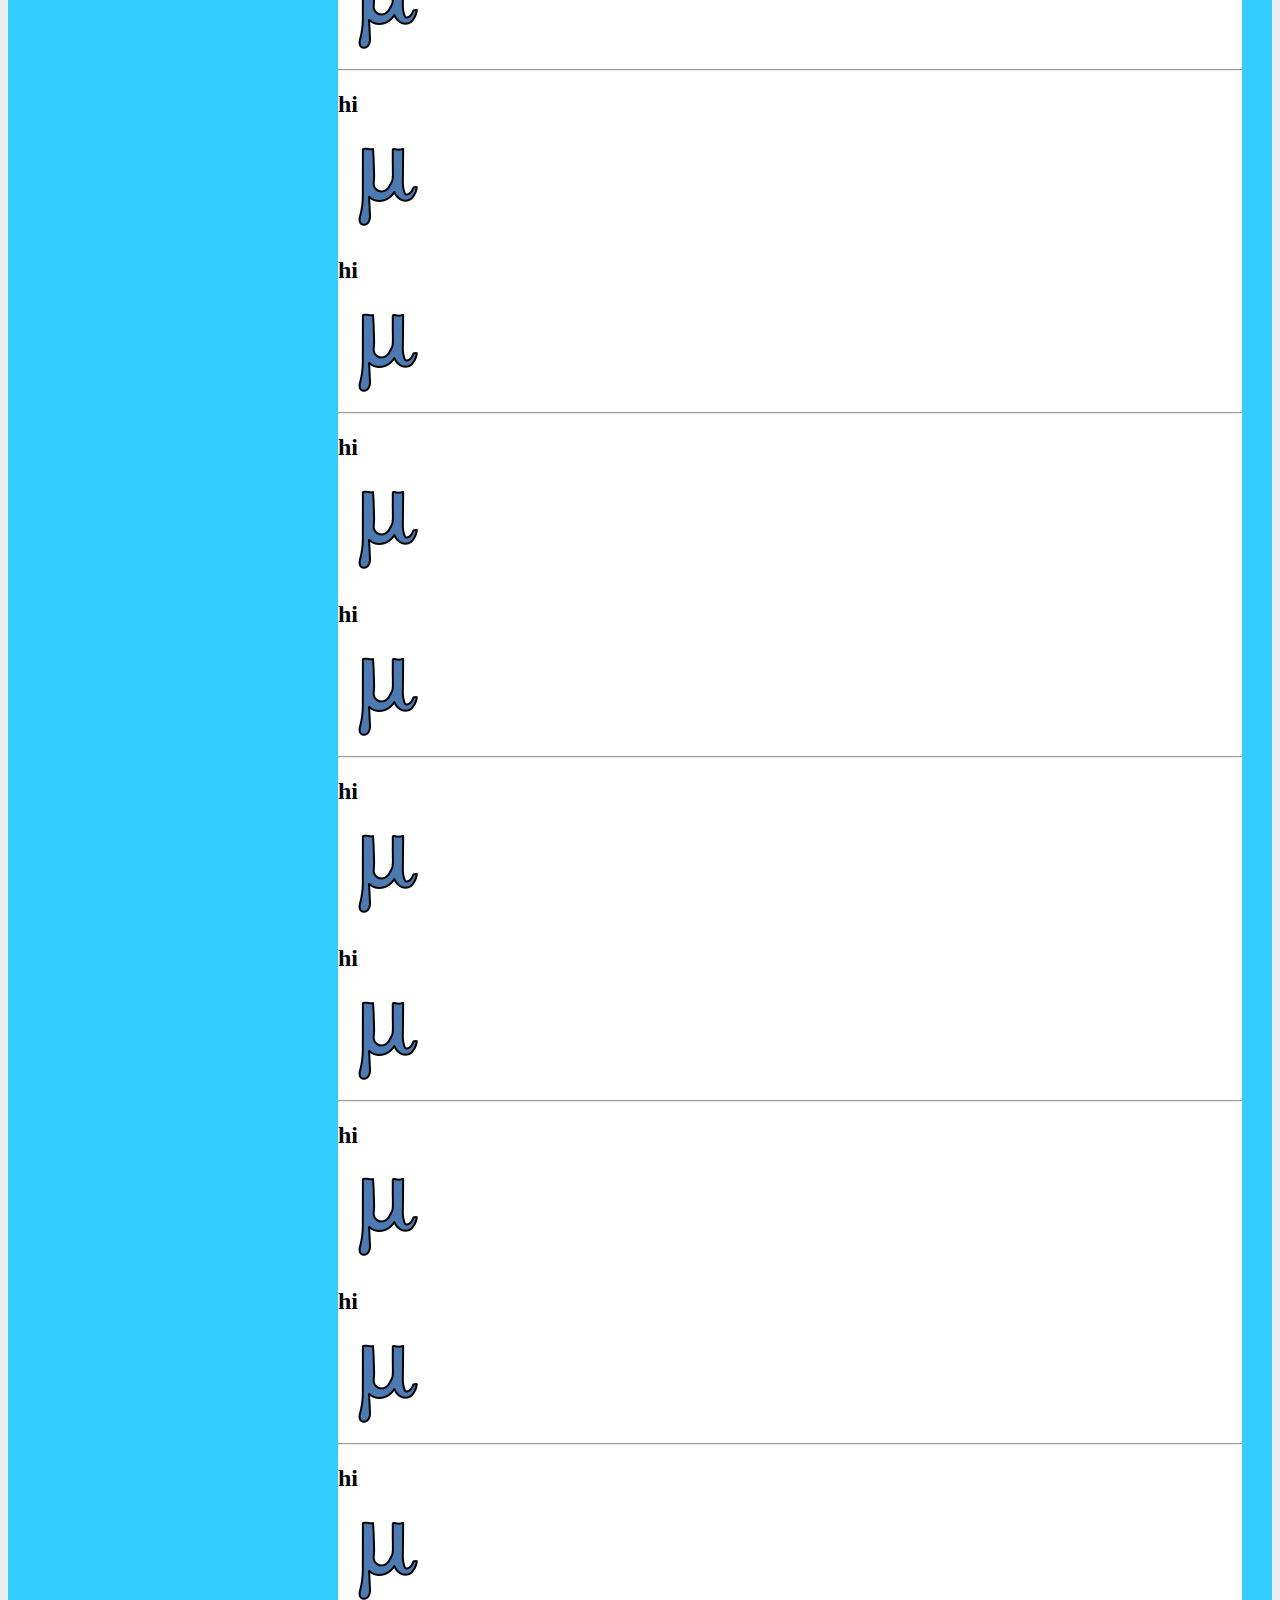
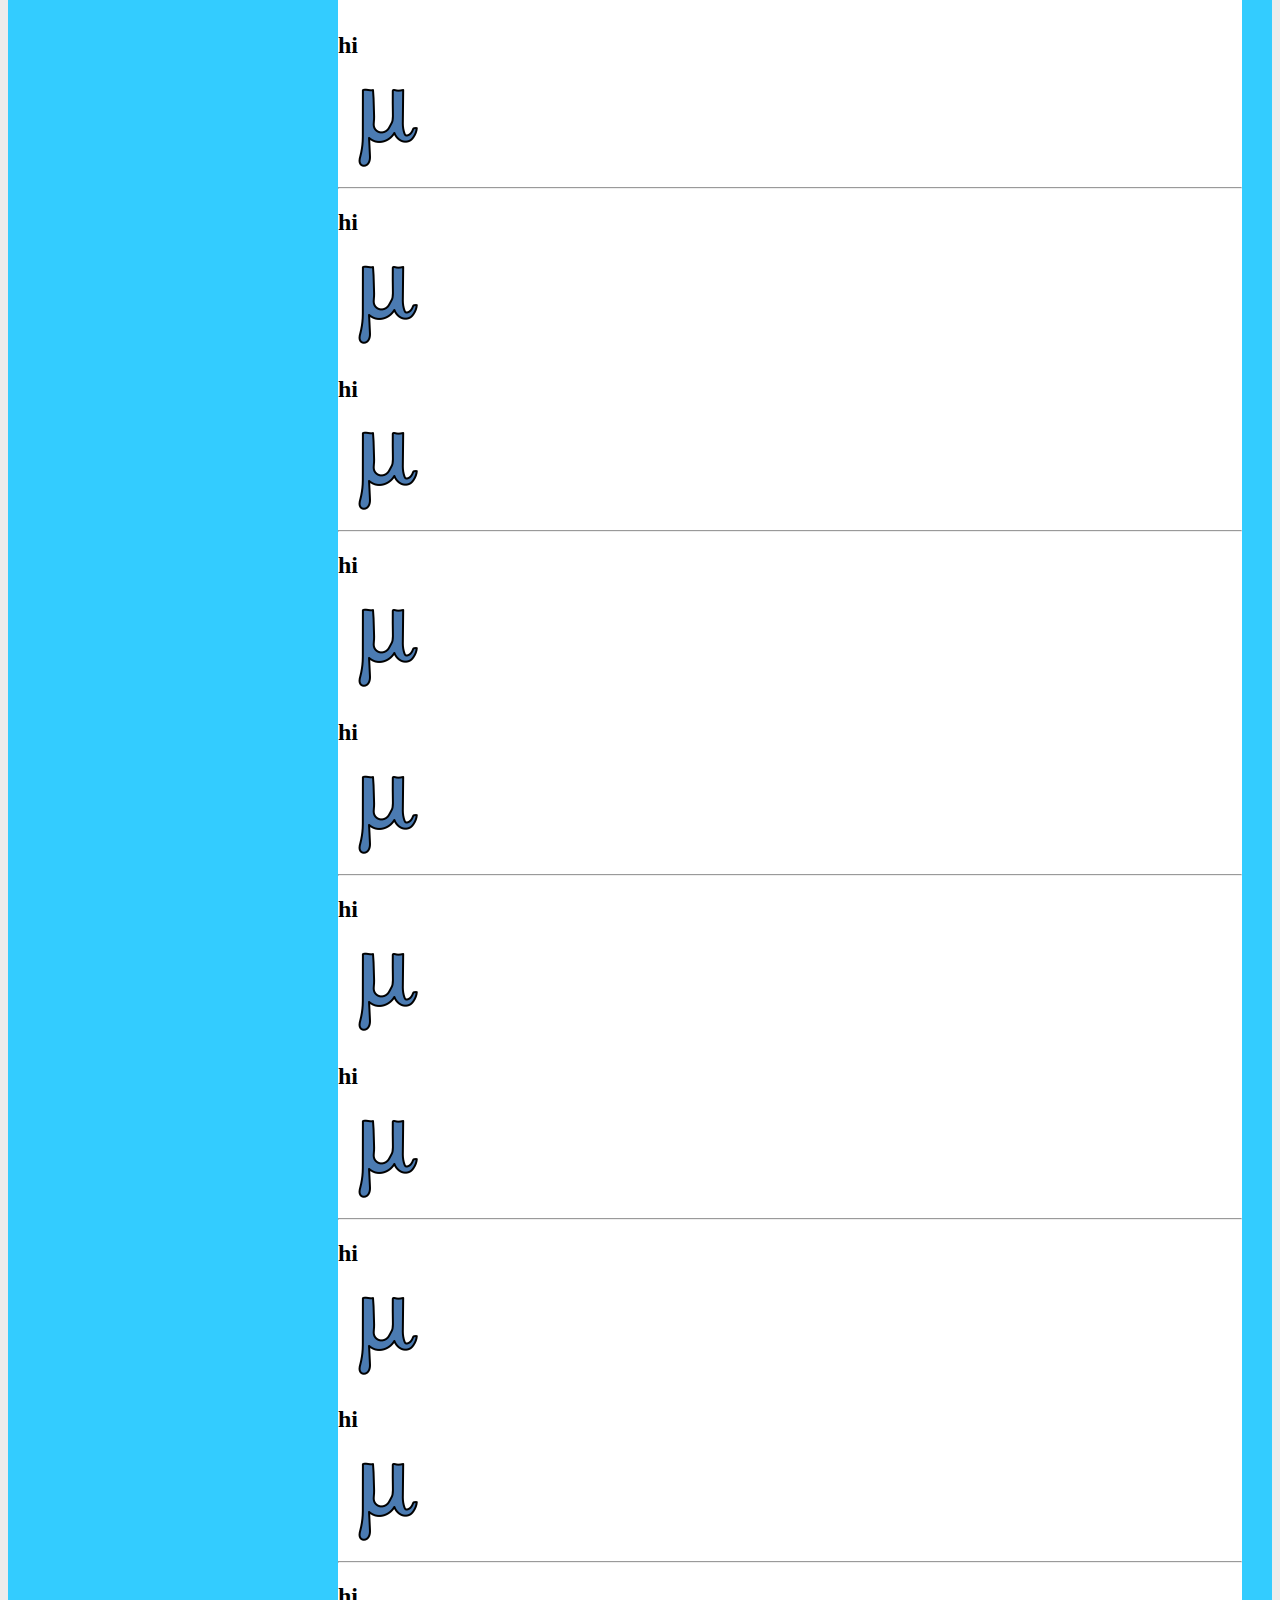
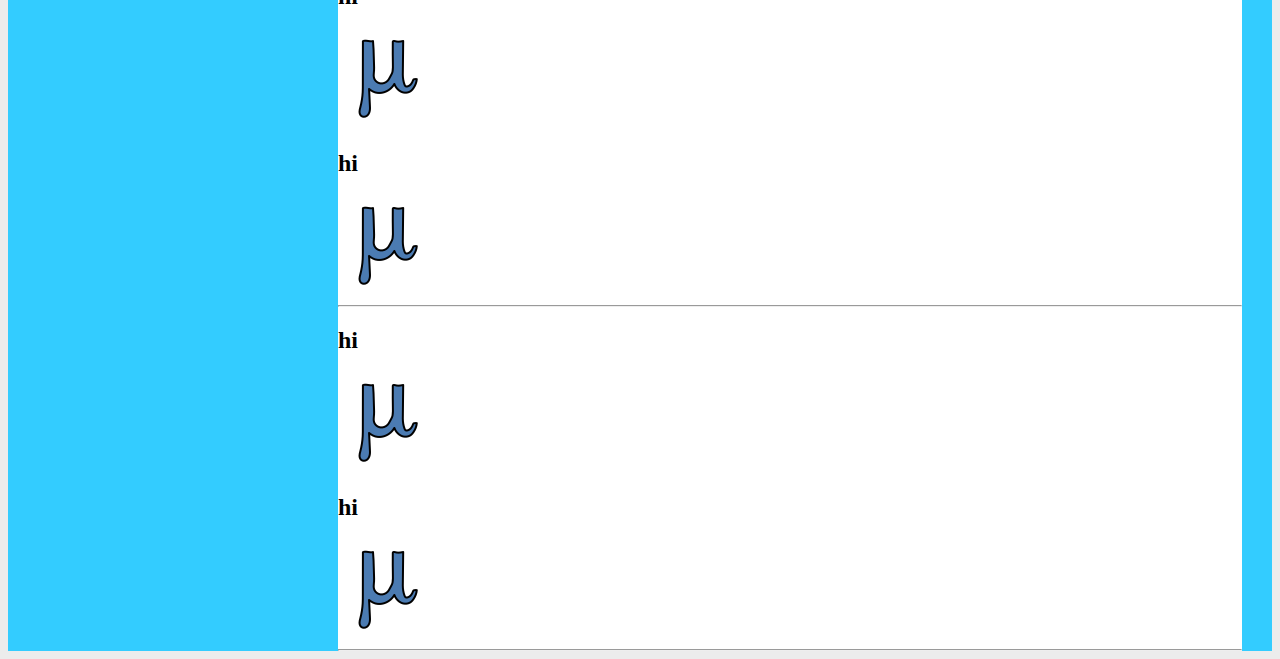
<file: de.html>
<!DOCTYPE html>
<html lang="ru">
	<head>
		<title>wat</title>
		<style>
			body {
				background-color: #ececec;
			}
			.kras {
				display: block;
				float: left;
				background-color: red;
				width: 300px;
				height: 4000px;
				position: sticky;
				background-image: url(images/picture.jpg);
			}
			.uzb {
				display: block;
				background-color: green;
				width: 200px;
				height: 30000px;
				background-image: url(images/uzbek.jpg);
			}
			.content {
				padding-left: 330px;
				padding-right: 30px;
				background-color: #33ccff;
			}
			.main {
				background-color: white;
			}
		</style>
	</head>

	<body>
		<div class="kras"><a href=""></a></div>
		<h1> helo</h1>
		<div class="content">
			<div class="main">
				<span><h2>hi</h2></span>
				<img src="images/u.png">
				<br>
				<span><h2>hi</h2></span>
				<img src="images/u.png">
				<hr>
				<span><h2>hi</h2></span>
				<img src="images/u.png">
				<br>
				<span><h2>hi</h2></span>
				<img src="images/u.png">
				<hr>
				<span><h2>hi</h2></span>
				<img src="images/u.png">
				<br>
				<span><h2>hi</h2></span>
				<img src="images/u.png">
				<hr>
				<span><h2>hi</h2></span>
				<img src="images/u.png">
				<br>
				<span><h2>hi</h2></span>
				<img src="images/u.png">
				<hr>
				<span><h2>hi</h2></span>
				<img src="images/u.png">
				<br>
				<span><h2>hi</h2></span>
				<img src="images/u.png">
				<hr>
				<span><h2>hi</h2></span>
				<img src="images/u.png">
				<br>
				<span><h2>hi</h2></span>
				<img src="images/u.png">
				<hr>
				<span><h2>hi</h2></span>
				<img src="images/u.png">
				<br>
				<span><h2>hi</h2></span>
				<img src="images/u.png">
				<hr>
				<span><h2>hi</h2></span>
				<img src="images/u.png">
				<br>
				<span><h2>hi</h2></span>
				<img src="images/u.png">
				<hr>
				<span><h2>hi</h2></span>
				<img src="images/u.png">
				<br>
				<span><h2>hi</h2></span>
				<img src="images/u.png">
				<hr>
				<span><h2>hi</h2></span>
				<img src="images/u.png">
				<br>
				<span><h2>hi</h2></span>
				<img src="images/u.png">
				<hr>
				<span><h2>hi</h2></span>
				<img src="images/u.png">
				<br>
				<span><h2>hi</h2></span>
				<img src="images/u.png">
				<hr>
				<span><h2>hi</h2></span>
				<img src="images/u.png">
				<br>
				<span><h2>hi</h2></span>
				<img src="images/u.png">
				<hr>
				<span><h2>hi</h2></span>
				<img src="images/u.png">
				<br>
				<span><h2>hi</h2></span>
				<img src="images/u.png">
				<hr>
				<span><h2>hi</h2></span>
				<img src="images/u.png">
				<br>
				<span><h2>hi</h2></span>
				<img src="images/u.png">
				<hr>
				<span><h2>hi</h2></span>
				<img src="images/u.png">
				<br>
				<span><h2>hi</h2></span>
				<img src="images/u.png">
				<hr>
				<span><h2>hi</h2></span>
				<img src="images/u.png">
				<br>
				<span><h2>hi</h2></span>
				<img src="images/u.png">
				<hr>
				<span><h2>hi</h2></span>
				<img src="images/u.png">
				<br>
				<span><h2>hi</h2></span>
				<img src="images/u.png">
				<hr>
				<span><h2>hi</h2></span>
				<img src="images/u.png">
				<br>
				<span><h2>hi</h2></span>
				<img src="images/u.png">
				<hr>
				<span><h2>hi</h2></span>
				<img src="images/u.png">
				<br>
				<span><h2>hi</h2></span>
				<img src="images/u.png">
				<hr>
				<span><h2>hi</h2></span>
				<img src="images/u.png">
				<br>
				<span><h2>hi</h2></span>
				<img src="images/u.png">
				<hr>
				<span><h2>hi</h2></span>
				<img src="images/u.png">
				<br>
				<span><h2>hi</h2></span>
				<img src="images/u.png">
				<hr>
				<span><h2>hi</h2></span>
				<img src="images/u.png">
				<br>
				<span><h2>hi</h2></span>
				<img src="images/u.png">
				<hr>
				<span><h2>hi</h2></span>
				<img src="images/u.png">
				<br>
				<span><h2>hi</h2></span>
				<img src="images/u.png">
				<hr>
				<span><h2>hi</h2></span>
				<img src="images/u.png">
				<br>
				<span><h2>hi</h2></span>
				<img src="images/u.png">
				<hr>
				<span><h2>hi</h2></span>
				<img src="images/u.png">
				<br>
				<span><h2>hi</h2></span>
				<img src="images/u.png">
				<hr>
				

			</div>
		</div>
	</body>
</html>
</file>
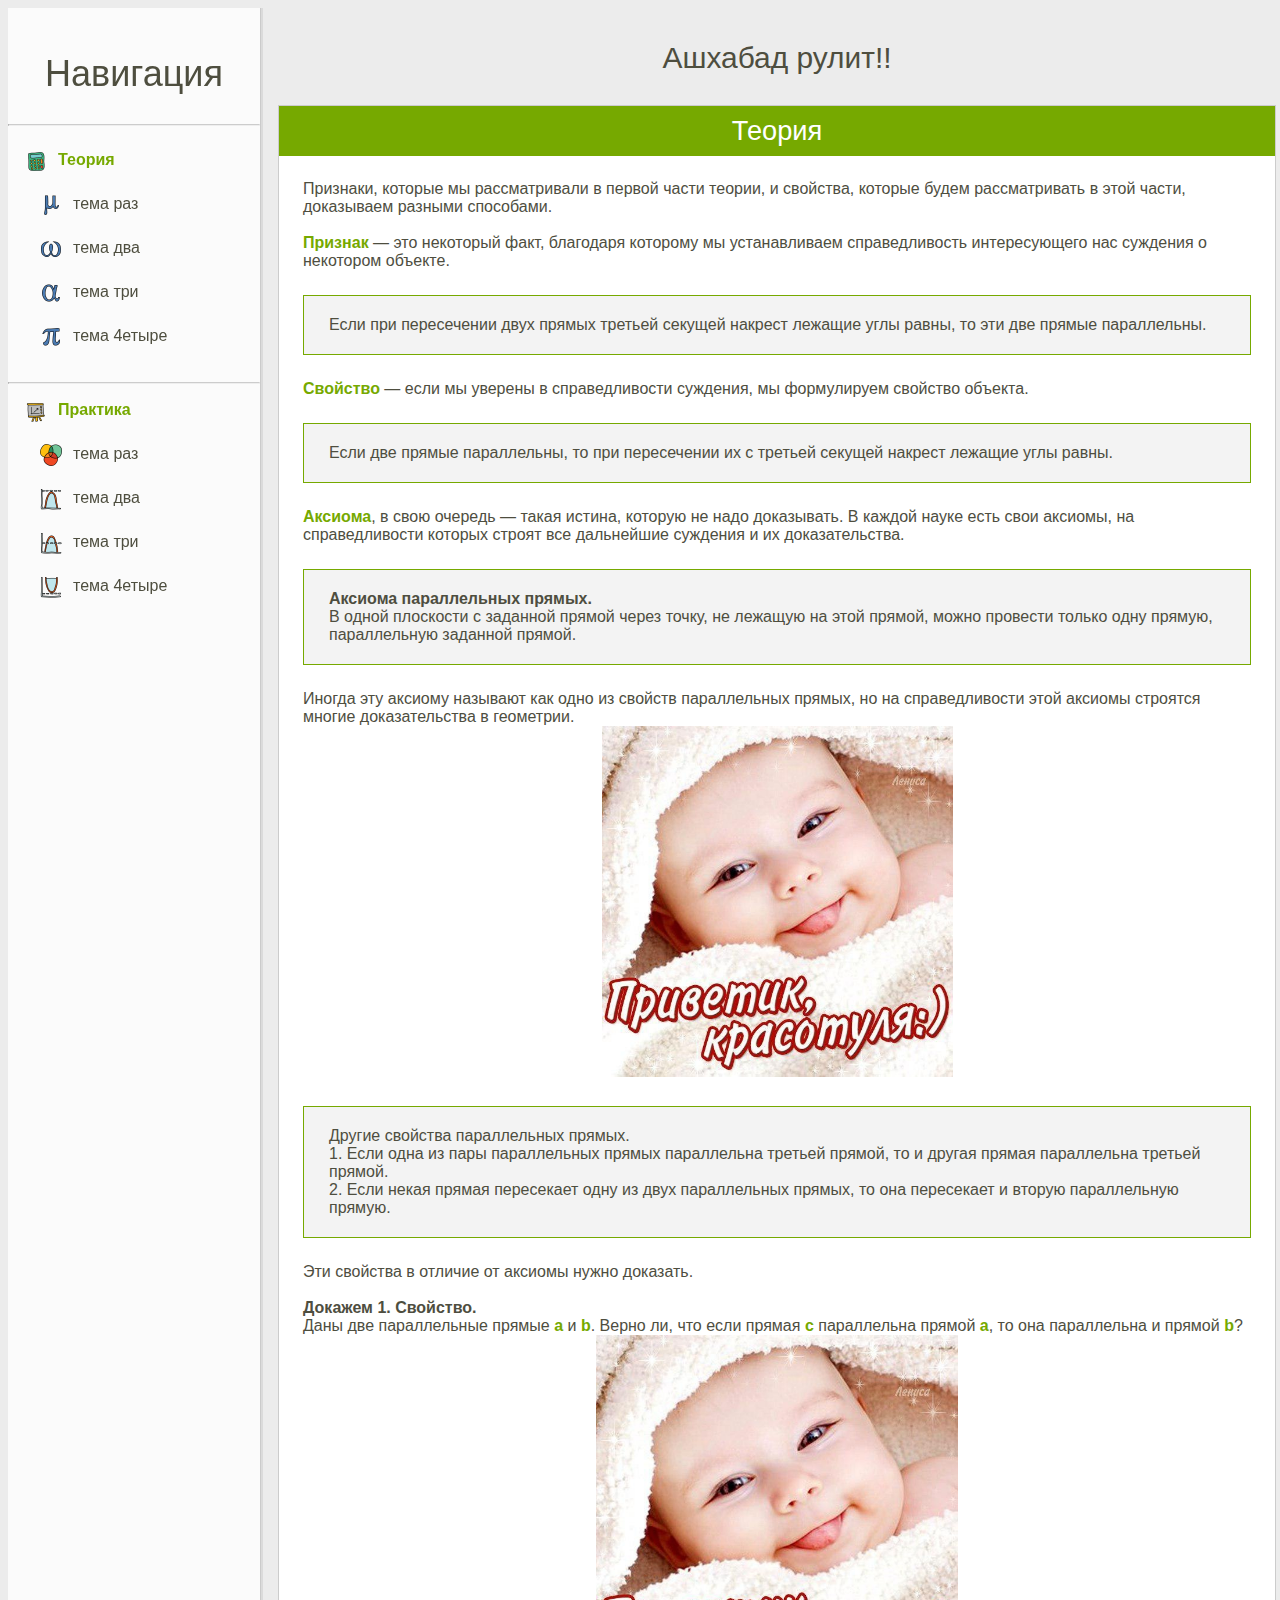
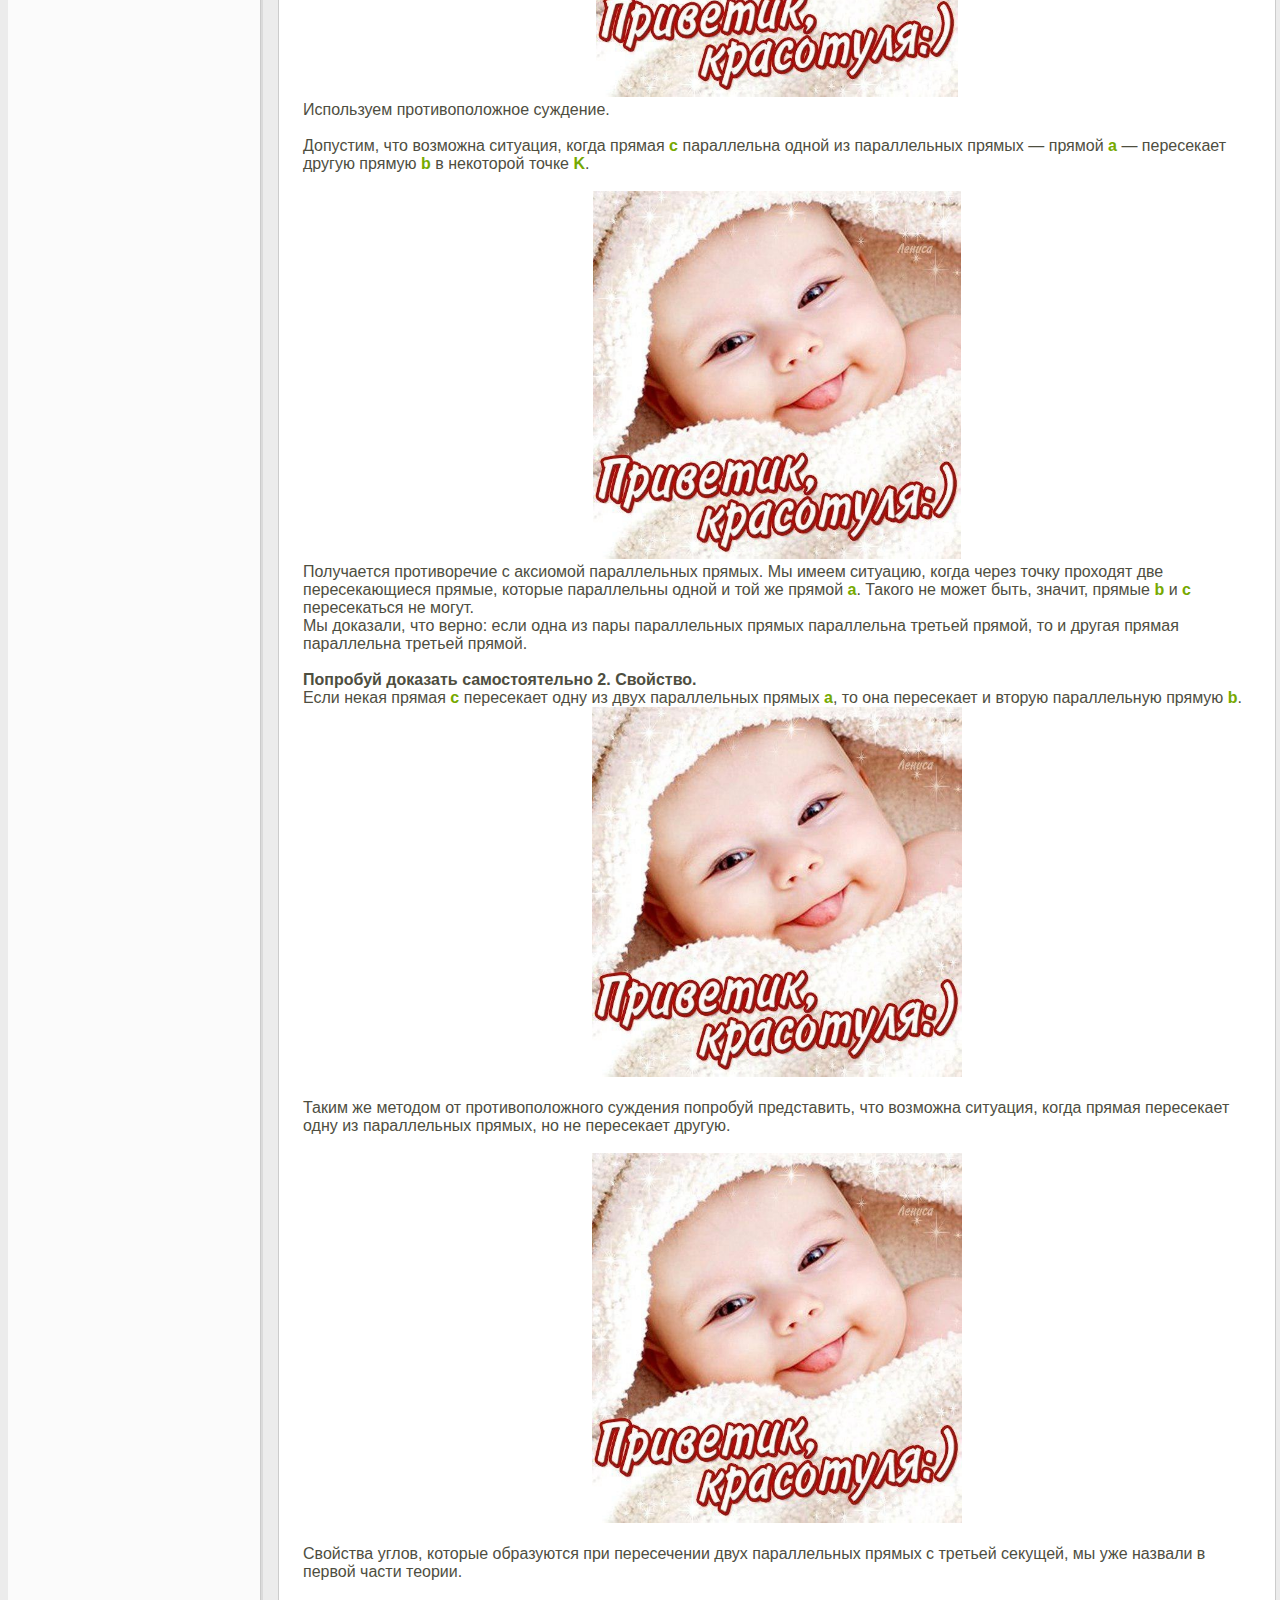
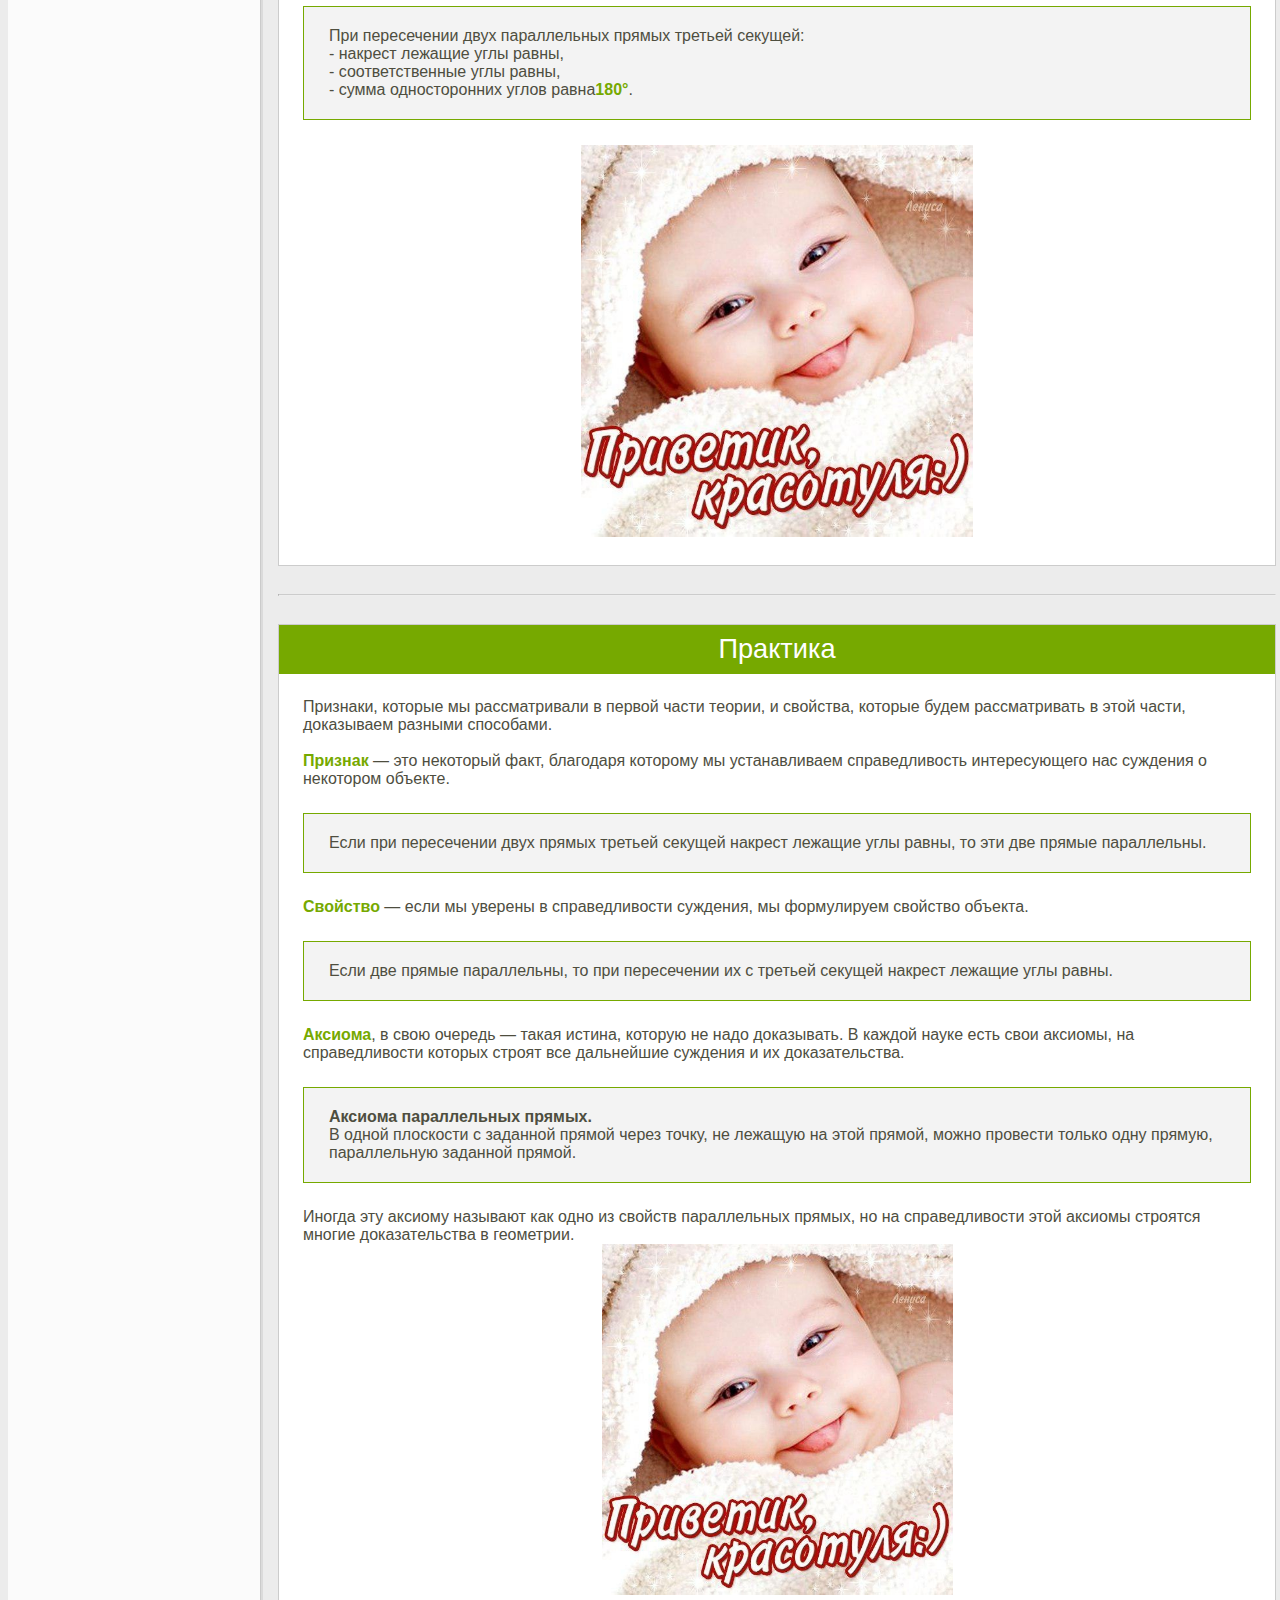
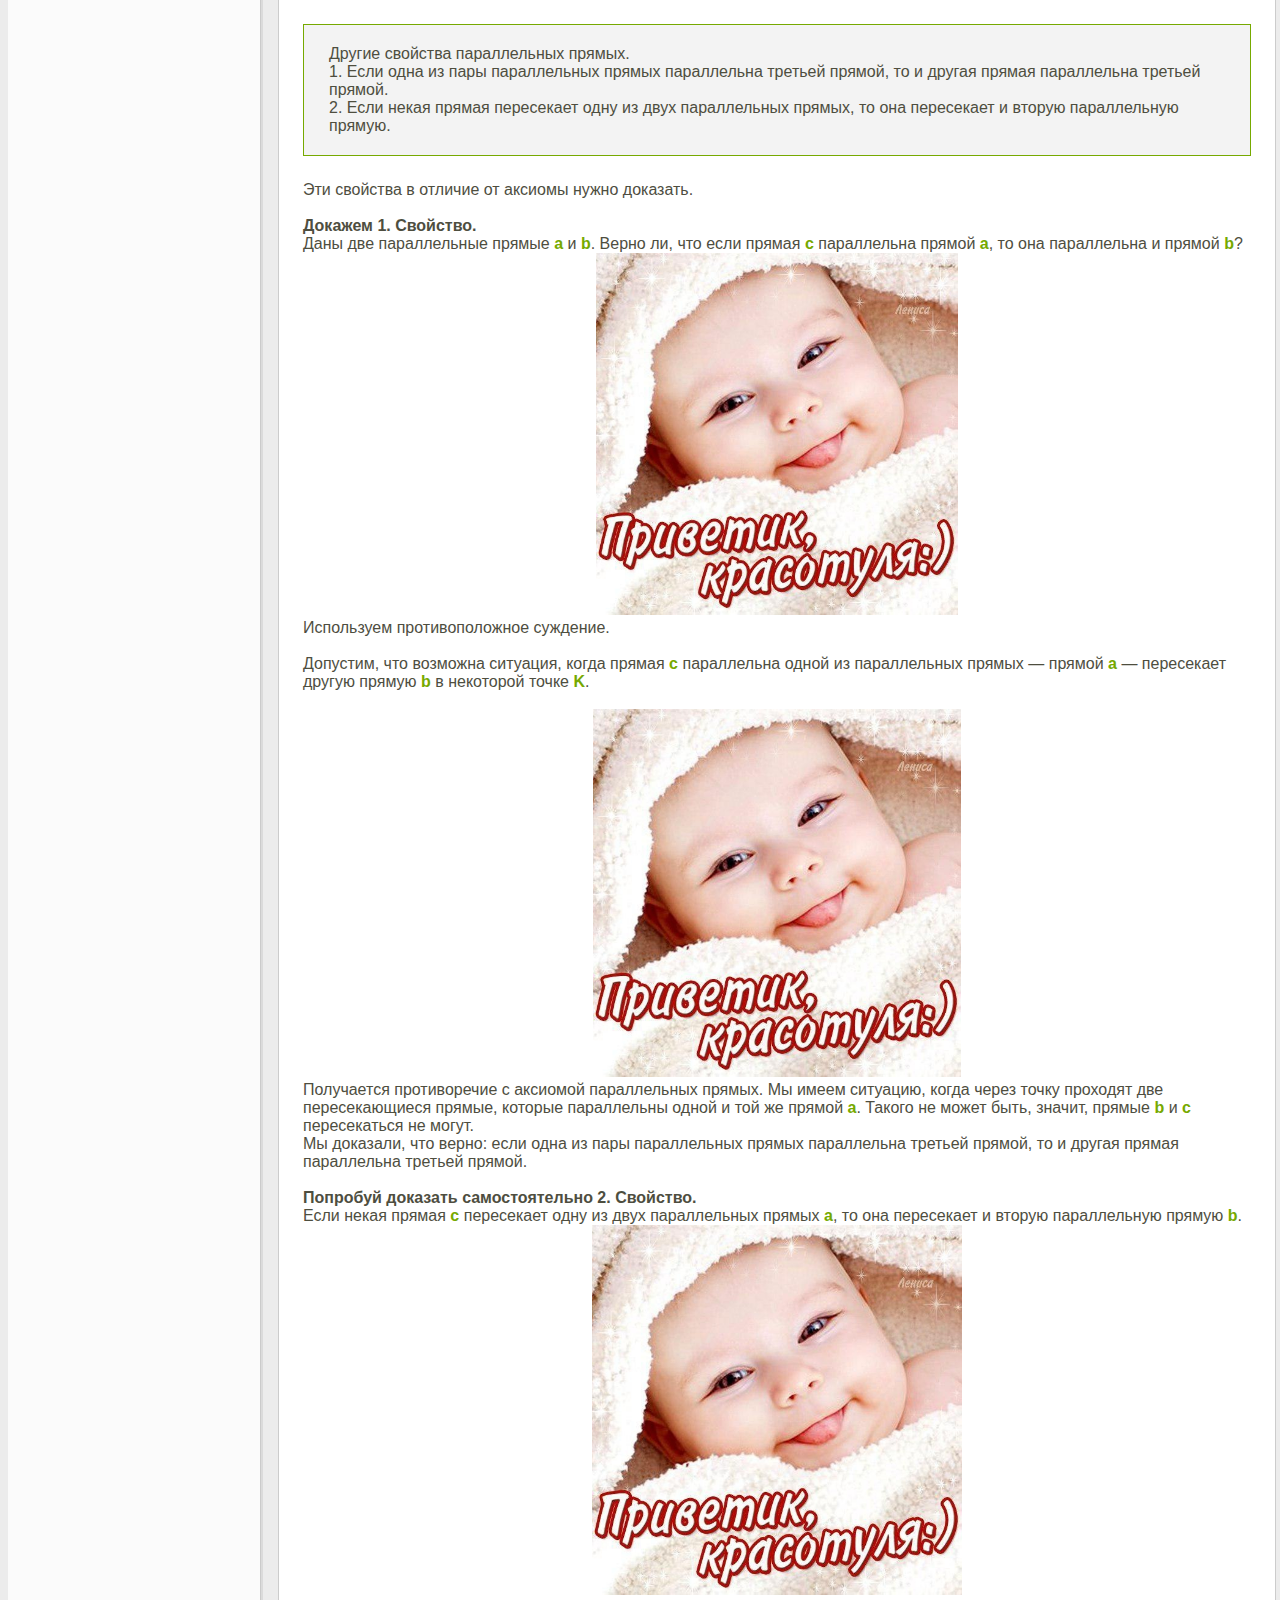
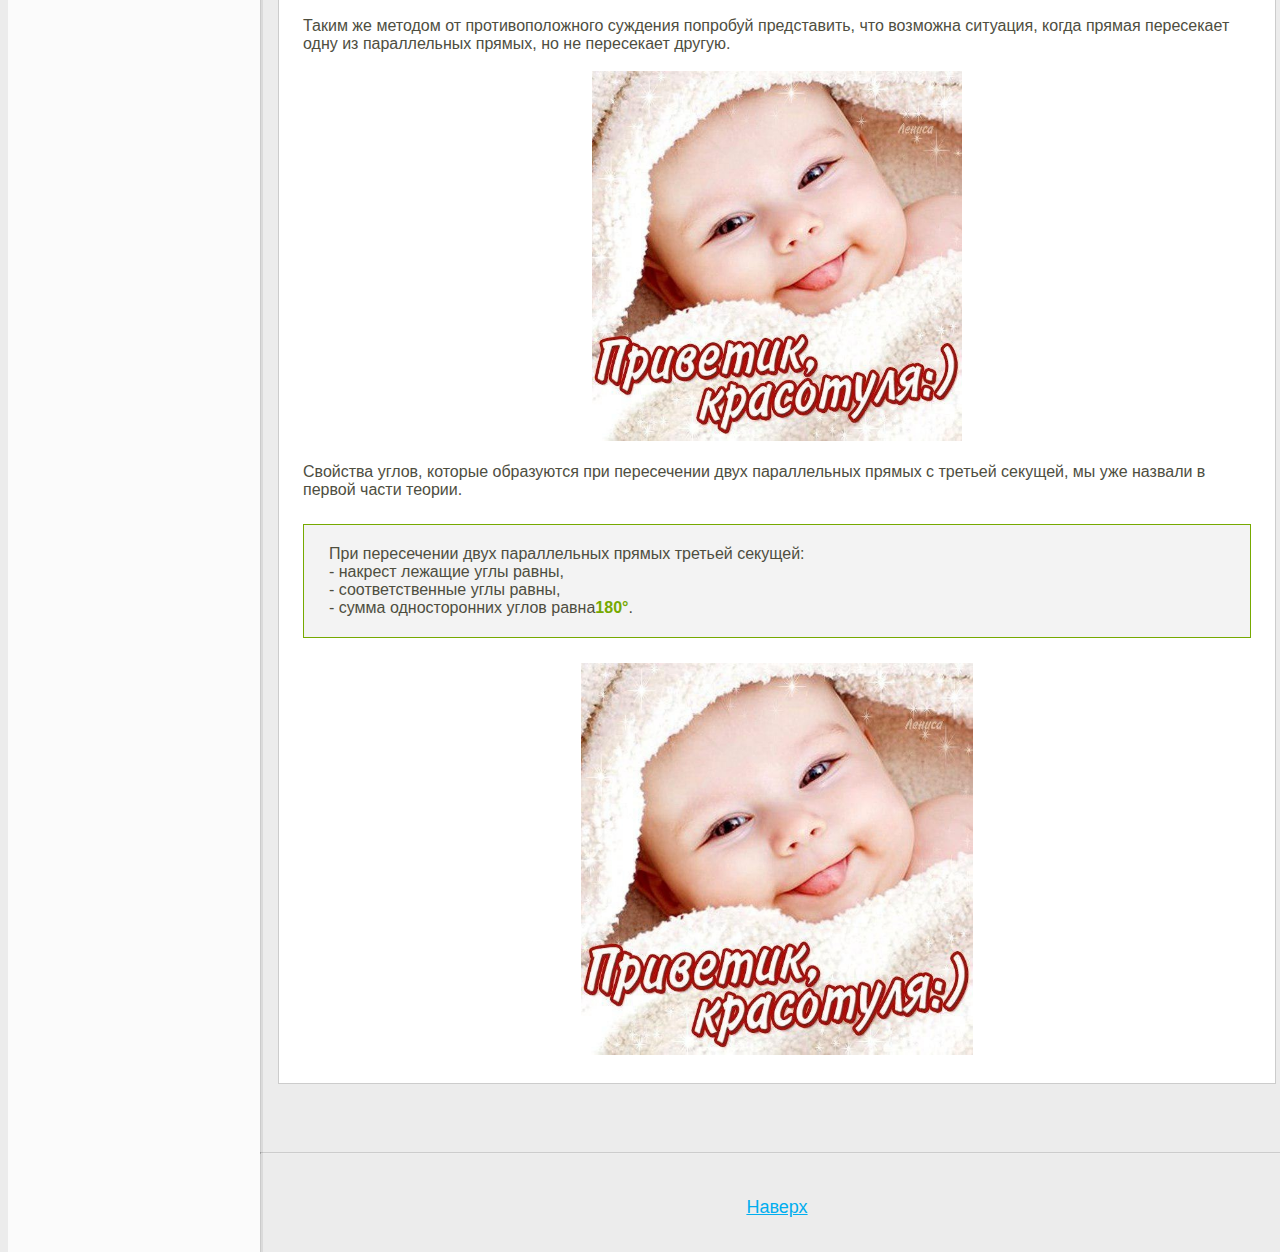
<file: index_old.html>
<!DOCTYPE html>
<html class="cat-anon" lang="ru">
	<head>
		<title>Marina 4EVER</title>
		<style>
			html, body {
				height: 100%;
				width: 100%;
				min-height: 100%;
				font-size: 16px;
				color: #4e4e3f;
				background-color: #ececec;
			}
			body {
				font-weight: 400;
				font-family: "Open Sans",sans-serif;
				line-height: 125%;
			}
			html {
				-ms-overflow-style: scrollbar;
				overflow-x: hidden;
			}
			.nav-text {
				margin-left: 15px;
			}
			.gxs-resource-image {
				margin: auto;
			}
			.clmwrap {
				display: table;
				table-layout: fixed;
				min-width: 100%;
				height: 100%;
			}
			.signindialog {
				width: 640px;
				min-height: 40px;
				padding: 0;
				position: fixed !important;
				background-color: #ebebec;
			}
			.dialog {
				position: absolute;
				z-index: 510;
			}
			.signindialog-overlay {
				position: fixed;
				left: 0px;
				top: 0px;
				right: 0px;
				bottom: 0px;
				background-color: #000;
				opacity: 0.5;
				z-index: 100;
			}
			.hideme {
				display: none;
			}
			.BAjpF {
				z-index: 1500;
				font-family: Arial,sans-serif;
			}
			.krAzww {
				right: 20px;
				position: fixed;
				bottom: 20px;
			}
			ul, ol {
				padding: 0;
				margin: 0 0 10px 24px;
			}
			.lcIHwA {
				margin: 0;
				padding: 0;
				list-style: none;
			}
			li {
				line-height: 1.25em;
			}
			.kjFgiM {
				-webkit-animation: gLWDmf 0.5s;
				animation: gLWDmf 0.5s;
				margin-bottom: 8px;
				padding: initial !important;
				background: initial !important;
			}
			:last-child.kjFgiM {
				margin-bottom: 0px;
			}
			.dxLIez {
				position: relative;
			}
			.dTUstK {
				display: -webkit-box;
				display: -webkit-flex;
				display: -ms-flexbox;
				display: flex;
				-webkit-box-pack: center;
				-webkit-justify-content: center;
				-ms-flex-pack: center;
				justify-content: center;
				-webkit-align-items: center;
				-webkit-box-align: center;
				-ms-flex-align: center;
				align-items: center;
				vertical-align: middle;
				width: 48px;
				height: 48px;
				border-radius: 50%;
				border: none;
				box-shadow: 0px 3px 10px 0px rgba(0,0,0,0.2);
				-webkit-transition: background-color,box-shadow;
				transition: background-color,box-shadow;
				-webkit-transition-duration: 0.25s;
				transition-duration: 0.25s;
				background-color: #e8424f;
				box-shadow: 0px 3px 10px 0px rgba(0,0,0,0.2);
				box-sizing: border-box;
				cursor: pointer;
				-webkit-user-select: none;
				-moz-user-select: none;
				-ms-user-select: none;
				user-select: none;
				padding: 0;
				border: none;
				position: relative;
				outline: none;
			}
			.dVjOed {
				background-image: url("https://secure.usedesk.ru//upload/chat_images/157072/157072_10166.png");
				top: 0px;
				bottom: 0px;
				left: 0px;
				right: 0px;
				margin: auto;
				position: absolute;
				top: -1px;
				bottom: 0px;
				left: -1px;
				right: 0px;
				pointer-events: none;
				width: 50px;
				height: 50px;
				background-size: contain;
				background-position: center;
				background-repeat: no-repeat;
				border-radius: 40px;
			}
			.ajax-loading {
				position: relative;
			}
			a.wait::after, button.wait::after, span.wait, .ajax-loading::before, .preloader {
				background: url("/6/Content/Img/loader.small.gif") center center no-repeat;
				background: linear-gradient(transparent,transparent),url("/6/Content/Img/spinner.svg") center center no-repeat;
				-moz-animation: rotate360 1.5s linear infinite;
				-o-animation: rotate360 1.5s linear infinite;
				-webkit-animation: rotate360 1.5s linear infinite;
				animation: rotate360 1.5s linear infinite;
				background-size: 20px 20px;
				display: inline-block;
				width: 20px;
				height: 20px;
				vertical-align: text-top;
				margin-left: 10px;
				z-index: 2;
				content: "";
			}
			#loginDialogPlaceHolder {
				height: 260px;
				margin-top: 10%;
			}
			.mobile-menu-header {
				display: none;
			}
			.sidebar {
				vertical-align: top;
				display: table-cell;
				background-color: #fbfbfb;
				box-shadow: 1px 0px rgba(0,0,0,0.07), 3px 0px rgba(0,0,0,0.07);
				position: relative;
				width: 252px;
				min-width: 252px;
				z-index: 99;
			}
			.main-content {
				vertical-align: top;
				display: table-cell;
				position: relative;
				height: 100%;
				padding: 0;
			}
			.main-content .flex {
				display: flex;
				flex-direction: column;
				min-height: 100%;
			}
			.showmobile {
				display: none;
			}
			.sc-wrap {
				overflow: hidden;
				z-index: 0;
			}
			.main-content .flex-item {
				flex: 1 1 auto;
			}
			.footer {
				margin-top: 3em;
			}
			.footer .copyright {
				font-size: 75%;
				text-align: center;
			}
			.tframe, .tframeblock-footer {
				width: 100%;
				padding: 20px;
				max-width: 1030px;
				min-width: 788px;
				margin: 0 auto;
			}
			/* @media screen and (max-width:1057px) */
			.tframe, .tframeblock-footer {
				padding: 20px 3px;
			}
			/* @media screen and (max-width:1057px) */
			.tframe, .tframeblock, .tframeblock-footer {
				min-width: 754px;
			}
			a, a:visited, a:hover, a:focus {
				color: #00aeef;
			}
			.footer .copyright .cpr-link {
				color: #4e4e3f;
				text-decoration: underline;
				margin-left: 1em;
				display: inline-block;
			}
			.container-fluid {
				padding: 0 15px;
			}
			.main-content .wrap {
				position: relative;
			}
			.container-fluid .sc-wrap {
				margin: 0 -4px;
			}
			.page-header {
				border: none;
				margin-bottom: 2em;
				margin-top: 0px;
				padding: 0;
				vertical-align: middle;
			}
			.block {
				margin: 0 auto;
				margin-bottom: 2em;
				border: .0625rem solid #ccc;
				background-color: #fff;
			}
			.no-bmarg {
				margin-bottom: 0px !important;
			}
			.nav-table {
				font-size: 1em;
				line-height: 125%;
			}
			.top-buffer-30px {
				margin-top: 32px;
				margin-top: 2rem;
			}
			.slider {
				font-size: 16px;
				position: fixed;
				line-height: 125%;
				right: 0px;
				top: 50%;
				z-index: 1;
				width: 34px;
				height: 44px;
				opacity: 0.8;
				box-shadow: 1px 1px 1px 1px gray;
				border-radius: 4px 0 0 4px;
			}
			.feedBack {
				margin-top: -75px;
			}
			.slider .left-edge {
				position: absolute;
				cursor: pointer;
				z-index: 1;
				color: #fff;
				font-size: 16px;
				padding-left: 10px;
				top: 0px;
				bottom: 0px;
				left: 0px;
				width: 34px;
				background-color: #00aeef;
				border-radius: 4px 0 0 4px;
			}
			.slider .contents {
				position: relative;
				background-color: #fff;
				margin-left: 34px;
				height: 44px;
			}
			.feedBack .slider-image {
				position: absolute;
				left: 30px;
				top: -85px;
				display: inline-block;
				width: 118px;
				height: 116px;
				background: url(/6/Content/img/avatars/feedback-YaKlass.png);
			}
			.slider .slider-links {
				text-align: center;
				color: #999;
				padding: 2em .5em 1em;
				width: 172px;
			}
			.top-buffer-10px {
				margin-top: 10px;
				margin-top: 0.62rem;
			}
			a.dot {
				text-decoration: underline;
			}
			.slider .left-edge i {
				position: absolute;
				top: 50%;
				margin-top: -6px;
			}
			hr {
				border-top: 1px solid #ccc;
			}
			.btn {
				background: #00aeef;
				color: #fff;
				border-radius: 10px;
				-webkit-text-shadow: none;
				text-shadow: none;
				-webkit-box-shadow: none;
				box-shadow: none;
				border: none;
				min-width: 124px;
				font-family: inherit;
				line-height: 28px;
				white-space: normal;
			}
			a.btn {
				color: #fff;
			}
			.btn.oneliner {
				white-space: nowrap;
			}
			.btn.light {
				background-color: transparent;
				color: #00aeef;
				box-shadow: inset 0px 0px 0px 0.12rem #00aeef;
			}
			.nav-table .nav-cell {
				text-align: center;
				padding-top: 1em;
				min-width: 80px;
			}
			.nav-table .nav-cell a {
				display: block;
			}
			.nav-table .nav-button {
				width: 40px;
				height: 40px;
				margin-bottom: 0.3rem;
				display: inline-block;
				background-repeat: no-repeat;
				background-size: 100% 100%;
			}
			.nav-table .nav-button.nav-right {
				background-image: url("/6/Content/Img/vs/navigation/navigation-right.svg");
			}
			.nav-table .nav-button + span {
				display: block;
			}
			.nav-table .nav-button.nav-top {
				background-image: url("/6/Content/Img/vs/navigation/navigation-top.svg");
			}
			.nav-table .nav-button.nav-left {
				background-image: url("/6/Content/Img/vs/navigation/navigation-left.svg");
			}
			.block-header, .block > .header {
				min-height: 2em;
				line-height: 2.5em;
				padding: .3em 1.5em;
				background-color: #76a900;
				color: #fff;
			}
			.block .header {
				overflow: auto;
			}
			.blockbody {
				background-color: #fff;
			}
			.blockbody, .blockbody-pad, .blockbody-padding {
				padding: 1.5rem;
			}
			.taskhtmlwrapper {
				position: relative;
			}
			#taskhtml {
				background: #fff;
				color: #4e4e3f;
				line-height: initial;
				position: relative;
			}
			.taskhtmlwrapper img {
				max-width: 100%;
				height: auto;
			}
			.gxst-definition > div, .gxst-important > .gxst-ibody, .gxst-theory > div {
				margin: 25px 0;
				padding: 20px 25px;
				border: #76a900 solid 1px;
			}
			.gxst-theory > div {
				padding: 20px 25px;
				background: #f3f3f3;
			}
			.MathJax_Preview {
				color: #888;
			}
			.MathJax {
				display: inline;
				font-style: normal;
				font-weight: normal;
				line-height: normal;
				font-size: 100%;
				font-size-adjust: none;
				text-indent: 0px;
				text-align: left;
				text-transform: none;
				letter-spacing: normal;
				word-spacing: normal;
				word-wrap: normal;
				white-space: nowrap;
				float: none;
				direction: ltr;
				max-width: none;
				max-height: none;
				min-width: 0px;
				min-height: 0px;
				border: 0;
				padding: 0;
				margin: 0;
			}
			.MathJax * {
				transition: none;
				-webkit-transition: none;
				-moz-transition: none;
				-ms-transition: none;
				-o-transition: none;
			}
			.MathJax img, .MathJax nobr, .MathJax a {
				border: 0;
				padding: 0;
				margin: 0;
				max-width: none;
				max-height: none;
				min-width: 0px;
				min-height: 0px;
				vertical-align: 0px;
				line-height: normal;
				text-decoration: none;
			}
			.MathJax nobr {
				white-space: nowrap !important;
			}
			.MathJax span {
				display: inline;
				position: static;
				border: 0;
				padding: 0;
				margin: 0;
				vertical-align: 0px;
				line-height: normal;
				text-decoration: none;
				box-sizing: content-box;
			}
			.MathJax .math {
				color: #76a900;
			}
			.gxst-emph {
				font-weight: bold;
				color: #76a900;
			}
			h3 {
				font-size: 1.5rem;
			}
			h1 {
				font-size: 2.25rem;
			}
			h1, h2, h3, h4, h5, h6 {
				font-weight: lighter;
			}
			.block-header h1, .block-header h2, .block-header h3, .block > .header h1, .block > .header h2, .block > .header h3 {
				font-size: 170%;
				line-height: 1.47em;
				margin: 0;
				color: #fff;
				overflow: hidden;
				white-space: nowrap;
				-ms-text-overflow: ellipsis;
				-o-text-overflow: ellipsis;
				text-overflow: ellipsis;
			}
			.vs-header .share42init {
				float: right;
				margin-top: 0px;
				margin-left: 1em;
			}
			.crc-progress {
				position: relative;
				height: 168px;
				width: 168px;
				display: inline-block;
			}
			.vs-header .crc-progress {
				margin-right: 1.25em;
				float: left;
				height: 88px;
				width: 88px;
			}
			.vs-header .crc-progress.no-progress {
				width: 66px;
				height: 66px;
				margin-bottom: 0.5em;
			}
			.breadcrumb {
				border-radius: 0;
				padding: 0 0 8px;
				background-color: inherit;
				margin: 0;
			}
			.vs-header .go-back {
				display: none;
			}
			.page-header h1 {
				margin-top: 10px;
			}
			.page-header.with-crumbs h1 {
				margin: 0;
			}
			.vs-header h1.left-clm {
				display: inline-block;
				font-size: 1.87em;
			}
			.breadcrumb > li {
				text-shadow: none;
				display: inline;
			}
			.crc-progress > .icon {
				width: 130px;
				height: 130px;
				background-position: -1px -1px;
				background-repeat: no-repeat;
			}
			.crc-progress .icon {
				position: absolute;
				left: 19px;
				top: 19px;
			}
			.vs-header .crc-progress > .icon {
				width: 66px;
				height: 66px;
				background-position: -66px 0;
				background-size: 132px 66px;
				left: 11px;
				top: 11px;
			}
			.vs-header .crc-progress.no-progress .icon {
				left: 0px;
				top: 0px;
			}
			#share42 .share42-item {
				display: inline-block;
				margin: 0 0 0 6px;
				height: 24px;
			}
			#share42 :first-child.share42-item {
				margin: 0;
			}
			#share42 .share42-item a {
				display: inline-block;
				width: 24px;
				height: 24px;
				margin: 0;
				padding: 0;
				outline: none;
				background: url(/6/Content/Img/share42/share42_sprite.png) 0 0 no-repeat;
			}
			#share42 .share42-item a.share42-vk {
				background-position: 0 -888px;
			}
			#share42 .share42-item a.share42-twitter {
				background-position: 0 -740px;
			}
			#share42 .share42-item a.share42-ok {
				background-position: 0 -592px;
			}
			#share42 .share42-item a.share42-mailru {
				background-position: 0 -444px;
			}
			#share42 .share42-item a.share42-fb {
				background-position: 0 -148px;
			}
			.svg-sprite-site-menu {
				background-repeat: no-repeat;
				background-size: contain;
				display: inline-block;
			}
			.svg-sprite-site-menu.icon-burger {
				background-image: url("data:image/svg+xml,%3Csvg%20xmlns%3D%22http%3A%2F%2Fwww.w3.org%2F2000%2Fsvg%22%20width%3D%2221%22%20height%3D%2221%22%20viewBox%3D%220%200%2021%2021%22%3E%3Cg%3E%3Cg%3E%3Cpath%20fill%3D%22none%22%20opacity%3D%22.33%22%20d%3D%22M0%200h21v21H0z%22%2F%3E%3Crect%20y%3D%223%22%20width%3D%2221%22%20height%3D%223%22%20rx%3D%22.5%22%20ry%3D%22.5%22%20fill%3D%22%23fff%22%2F%3E%3Crect%20y%3D%229%22%20width%3D%2221%22%20height%3D%223%22%20rx%3D%22.5%22%20ry%3D%22.5%22%20fill%3D%22%23fff%22%2F%3E%3Crect%20y%3D%2215%22%20width%3D%2221%22%20height%3D%223%22%20rx%3D%22.5%22%20ry%3D%22.5%22%20fill%3D%22%23fff%22%2F%3E%3C%2Fg%3E%3C%2Fg%3E%3C%2Fsvg%3E");
			}
			.svg-sprite-site-menu.icon-lock {
				background-image: url("data:image/svg+xml,%3Csvg%20xmlns%3D%22http%3A%2F%2Fwww.w3.org%2F2000%2Fsvg%22%20width%3D%2212.104%22%20height%3D%2218%22%20viewBox%3D%220%200%2012.104%2018%22%3E%3Cg%3E%3Cg%20fill%3D%22%23fff%22%3E%3Cpath%20d%3D%22M6.052%205.895a5.98%205.98%200%200%200-2.628.626V4.368a2.628%202.628%200%201%201%205.256%200%20.87.87%200%200%200%201.74%200%204.367%204.367%200%201%200-8.736%200V7.78a6.037%206.037%200%201%200%204.368-1.885zm0%2010.366a4.313%204.313%200%201%201%204.313-4.313%204.317%204.317%200%200%201-4.313%204.313z%22%2F%3E%3Cpath%20d%3D%22M6.052%209.826a1.153%201.153%200%200%200-.63%202.12v1.478a.645.645%200%200%200%201.291%200v-1.499a1.153%201.153%200%200%200-.66-2.1z%22%2F%3E%3C%2Fg%3E%3C%2Fg%3E%3C%2Fsvg%3E");
			}
			.sidebar .wrap {
				width: 252px;
				position: fixed;
				top: 0px;
				padding: 0;
			}
			.menu-header {
				background-color: #05a087;
			}
			.menu-block .menu-list {
				margin: 1rem 0 1rem;
			}
			.menu-block .menu-list .link-item {
				margin: 0;
				padding: 0;
				text-align: left;
				display: block;
			}
			.menu-block .menu-list .link-item.separator {
				margin-bottom: 20px;
			}
			.menu-block .menu-list .link-item a {
				font-size: 100%;
				text-align: left;
				color: #4e4e3f;
				display: block;
				white-space: nowrap;
				padding: 7px 1rem;
				min-height: 30px;
				position: relative;
			}
			.menu-block .menu-list .link-item a img, .menu-block .menu-list .link-item a i {
				display: block;
				width: 24px;
				height: 24px;
				position: absolute;
				top: 7px;
			}
			.menu-block .menu-list .link-item a span {
				display: inline-block;
				vertical-align: middle;
				white-space: normal;
				padding-left: 34px;
			}
			.menu-header .logo {
				height: 100px;
				background-color: rgba(0, 0, 0, 0.15);
				overflow: hidden;
			}
			.menu-header .loginblock {
				padding: 2rem 1rem .5rem;
				text-align: center;
				background: #fbfbfb;
			}
			.btn.big-login-button {
				border-radius: .45rem;
				background-color: #009469;
				box-shadow: 0px 3px #317a58;
				text-shadow: none;
				border: none;
				font-size: 16px;
				color: #fff;
				padding: .5rem 1.25rem;
			}
			.menu-header .loginblock .big-login-button {
				margin: 0 auto;
			}
			.menu-header .loginblock a.nauth-link {
				font-size: 1rem;
				margin-top: 1rem;
				display: block;
			}
			.btn.big-login-button > i {
				display: inline-block;
				position: relative;
				top: 2px;
				width: 12px;
				height: 18px;
				margin-right: 0.5rem;
			}
			.menu-header .logo a {
				display: block;
			}
			.menu-header .logo a:hover, .menu-header .logo a:active, .menu-header .logo a:focus {
				background-color: rgba(0, 0, 0, 0.15);
			}
			.menu-header .logo img {
				width: 100%;
				height: 100%;
			}
			.svg-sprite-site-menu.icon-burger-open {
				background-image: url("data:image/svg+xml,%3Csvg%20xmlns%3D%22http%3A%2F%2Fwww.w3.org%2F2000%2Fsvg%22%20width%3D%2221%22%20height%3D%2221%22%20viewBox%3D%220%200%2021%2021%22%3E%3Cg%3E%3Cg%3E%3Cpath%20fill%3D%22none%22%20opacity%3D%22.33%22%20d%3D%22M0%200h21v21H0z%22%2F%3E%3Cpath%20d%3D%22M20.854%2010.25l-7.786-7.785a.5.5%200%200%200-.707%200l-1.415%201.414a.5.5%200%200%200%200%20.707L15.154%209H.5a.5.5%200%200%200-.5.5v2a.5.5%200%200%200%20.5.5h14.862l-4.35%204.556a.5.5%200%200%200%200%20.707l1.415%201.414a.5.5%200%200%200%20.707%200l7.72-7.72a.5.5%200%200%200%200-.707z%22%20fill%3D%22%23fff%22%2F%3E%3C%2Fg%3E%3C%2Fg%3E%3C%2Fsvg%3E");
			}
		</style>
	</head>

	<body>
		<a name="_top"></a>
		<div class="clmwrap">

			<!-- side bar -->
			<div class="sidebar" style="height: 736px;">
				<div class="wrap" style="position: sticky;">
					<div class="menu-content">
						<div class="menu-content-wrap">
							<div class="menu-header sideBarLogoBg">
								<div class="loginblock showdesktop">
									<h1>Навигация</h1>
								</div>
							</div>
							<div class="line"><hr /></div>
							<div class="menu-block">

								<nav class="menu clearfix">
									<div class="menu-list clearfix">

										<div class="link-item tablet-left-col separator">
											<a href="#_theory">
												<img width="24" height="24" src="images/calc.png"><span class="gxst-emph">Теория</span>
											</a>
											<a href="http://404.jodi.org" class="nav-text">
												<img width="24" height="24" src="images/u.png"><span>тема раз</span>
											</a>
											<a href="http://404.jodi.org" class="nav-text">
												<img width="24" height="24" src="images/omega.png"><span>тема два</span>
											</a>
											<a href="http://404.jodi.org" class="nav-text">
												<img width="24" height="24" src="images/alpha.png"><span>тема три</span>
											</a>
											<a href="http://404.jodi.org" class="nav-text">
												<img width="24" height="24" src="images/pi.png"><span>тема 4етыре</span>
											</a>
										</div>
										
										<div class="line"><hr /></div>

										<div class="link-item tablet-left-col separator">
											<a href="#_practice">
												<img width="24" height="24" src="images/stats.png"><span class="gxst-emph">Практика</span>
											</a>
											<a href="http://404.jodi.org" class="nav-text">
												<img width="24" height="24" src="images/diag1.png"><span>тема раз</span>
											</a>
											<a href="http://404.jodi.org" class="nav-text">
												<img width="24" height="24" src="images/max.png"><span>тема два</span>
											</a>
											<a href="http://404.jodi.org" class="nav-text">
												<img width="24" height="24" src="images/middle.png"><span>тема три</span>
											</a>
											<a href="http://404.jodi.org" class="nav-text">
												<img width="24" height="24" src="images/min.png"><span>тема 4етыре</span>
											</a>
										</div>

									</div>
								</nav>

							</div>
						</div>
					</div>
				</div>
			</div>

			<!-- main content -->
			<div class="main-content">
				<div class="flex">
					<div class="flex-item">
						<div class="tframe">
							<div class="container-fluid wrap">

								<!-- title of main content -->
								<div class="page-header clearfix with-crumbs vs-header ExerciseRunExercise">
									<br />
									<div class="title-box">
										<center>
											<h1 class="left-clm long">
												<span id="itemtitle" itemprop="name">Ашхабад рулит!!</span>
											</h1>
										</center>
									</div>
								</div>

								<!-- theory -->
								<a name="_theory"></a>
								<div class="block sm-easy-header no-bmarg">
									<div class="header clearfix">
										<center><h3 class="pull-left">Теория</h3></center>
									</div>
									<div class="blockbody">
										<div tabindex="0" class="taskhtmlwrapper ready" id="taskhtml">
											<div>
												<div>Признаки, которые мы рассматривали в первой части теории, и свойства, которые будем рассматривать в этой части, доказываем разными способами. </div>
												<div>&nbsp;</div>
												<div>
													<div>
														<div>
															<div>
																<div>
																	<div><span class="gxst-emph">Признак </span>— это некоторый факт, благодаря которому мы устанавливаем справедливость интересующего нас суждения о некотором объекте.</div>
																</div>
																<div class="gxst-theory">
																	<div>Если при пересечении двух прямых третьей секущей накрест лежащие углы равны, то эти две прямые параллельны.</div>
																</div>
															</div>
															<div>
																<div>
																	<div><span class="gxst-emph">Свойство</span> — если мы уверены в справедливости суждения, мы формулируем&nbsp;свойство объекта.</div>
																</div>
																<div class="gxst-theory">
																	<div>Если&nbsp;две прямые параллельны, то при пересечении их с третьей секущей накрест лежащие углы равны.</div>
																</div>
															</div>
														</div>
													</div>
													<div>
														<div>
															<div><span class="gxst-emph">Аксиома</span>, в свою очередь —&nbsp;такая истина, которую не надо доказывать. В каждой науке есть свои аксиомы, на справедливости которых&nbsp;строят все дальнейшие суждения и их доказательства.</div>
														</div>
														<div class="gxst-theory">
															<div>
																<div><strong>Аксиома параллельных прямых.</strong></div>
																<div>В одной плоскости с заданной прямой через точку, не лежащую на этой прямой, можно провести только одну прямую, параллельную заданной прямой.</div>
															</div>
														</div>
														Иногда эту аксиому называют как одно из свойств параллельных прямых, но на справедливости этой аксиомы строятся многие доказательства в геометрии.
													</div>
												</div>
												<div>
													<center><img width="351" height="523" class="gxs-resource-image" alt="Paral_taisne_caur_p.png" src="images/picture.jpg"></center>
												</div>
												<div>
													<div class="gxst-theory">
														<div>
															<div>Другие свойства параллельных прямых.</div>
															<div>1. Если одна из пары параллельных прямых параллельна третьей прямой, то и другая прямая параллельна третьей прямой.</div>
															<div>2. Если некая прямая пересекает одну из двух параллельных прямых, то она пересекает и вторую параллельную прямую. </div>
														</div>
													</div>
												</div>
												<div>Эти свойства в отличие от аксиомы нужно доказать.</div>
												<div>&nbsp;</div>
												<div><strong>Докажем 1. Свойство.&nbsp;&nbsp;</strong></div>
												<div>
													Даны две параллельные прямые <span class="gxst-emph">a</span> и <span class="gxst-emph">b</span>. Верно ли, что если прямая <span class="gxst-emph">c</span> параллельна прямой <span class="gxst-emph">a</span>, то она параллельна и прямой <span class="gxst-emph">b</span>?
												</div>
												<div>
													<center><img width="362" height="423" class="gxs-resource-image" alt="Tris_paral_taisnes.png" src="images/picture.jpg"></center>
												</div>
												<div>Используем противоположное суждение.</div>
												<div>&nbsp;</div>
												<div>
													Допустим, что возможна ситуация, когда прямая <span class="gxst-emph">c</span> параллельна одной из параллельных прямых — прямой <span class="gxst-emph">a</span> —&nbsp;пересекает другую прямую&nbsp;<span class="gxst-emph">b</span> в некоторой точке <span class="gxst-emph">K</span>. 
												</div>
												<div>&nbsp;</div>
												<div>
													<center><img width="368" height="426" class="gxs-resource-image" alt="Tris_paral_taisnes1.png" src="images/picture.jpg"></center>
												</div>
												<div>
													Получается противоречие с аксиомой параллельных прямых. Мы имеем ситуацию, когда через точку проходят две пересекающиеся прямые, которые параллельны одной и той же прямой <span class="gxst-emph">a</span>. Такого не может быть, значит, прямые&nbsp;<span class="gxst-emph">b</span> и <span class="gxst-emph">c</span> пересекаться не могут. 
												</div>
												<div>
													Мы доказали, что верно: если одна из пары параллельных прямых параллельна третьей прямой, то и другая прямая параллельна третьей прямой.
												</div>
												<div>
													<br>
													<strong>Попробуй доказать самостоятельно 2. Свойство. </strong>
												</div>
												<div>
													Если некая прямая <span class="gxst-emph">c</span> пересекает одну из двух параллельных прямых <span class="gxst-emph">a</span>, то она пересекает и вторую параллельную прямую <span class="gxst-emph">b</span>.
												</div>
												<div>
													<center><img width="370" height="420" class="gxs-resource-image" alt="Tris_paral_taisnes_krusto.png" src="images/picture.jpg"></center>
												</div>
												<div>&nbsp;</div>
												<div>
													Таким же методом от противоположного суждения попробуй представить, что возможна ситуация, когда прямая пересекает одну из параллельных прямых, но не пересекает другую. 
												</div>
												<div>&nbsp;</div>
												<div>
													<center><img width="370" height="420" class="gxs-resource-image" alt="Tris_paral_taisnes_krusto1.png" src="images/picture.jpg"></center>
												</div>
												<div>&nbsp;</div>
												<div>
													Свойства углов, которые образуются при пересечении двух параллельных прямых с третьей секущей, мы уже назвали в первой части теории.
												</div>
												<div>
													<div class="gxst-theory">
														<div>
															<div>
																При пересечении двух параллельных прямых третьей секущей: 
															</div>
															<div>
																<div>- накрест лежащие углы равны,</div>
																<div>- соответственные углы равны,</div>
																<div>- сумма односторонних углов равна<span class="gxst-emph">180°</span>.</div>
															</div>
														</div>
													</div>
												</div>
												<div>
													<center><img width="392" height="392" class="gxs-resource-image" alt="Lenku_veidi_paral1.png" src="images/picture.jpg"></center>
												</div>
											</div>
										</div>
									</div>
								</div>

								<br />
								<div class="line"><hr /></div>
								<br />

								<!-- practice -->
								<a name="_practice"></a>
								<div class="block sm-easy-header no-bmarg">
									<div class="header clearfix">
										<center><h3 class="pull-left">Практика</h3></center>
									</div>
									<div class="blockbody">
										<div tabindex="0" class="taskhtmlwrapper ready" id="taskhtml">
											<div>
												<div>Признаки, которые мы рассматривали в первой части теории, и свойства, которые будем рассматривать в этой части, доказываем разными способами. </div>
												<div>&nbsp;</div>
												<div>
													<div>
														<div>
															<div>
																<div>
																	<div><span class="gxst-emph">Признак </span>— это некоторый факт, благодаря которому мы устанавливаем справедливость интересующего нас суждения о некотором объекте.</div>
																</div>
																<div class="gxst-theory">
																	<div>Если при пересечении двух прямых третьей секущей накрест лежащие углы равны, то эти две прямые параллельны.</div>
																</div>
															</div>
															<div>
																<div>
																	<div><span class="gxst-emph">Свойство</span> — если мы уверены в справедливости суждения, мы формулируем&nbsp;свойство объекта.</div>
																</div>
																<div class="gxst-theory">
																	<div>Если&nbsp;две прямые параллельны, то при пересечении их с третьей секущей накрест лежащие углы равны.</div>
																</div>
															</div>
														</div>
													</div>
													<div>
														<div>
															<div><span class="gxst-emph">Аксиома</span>, в свою очередь —&nbsp;такая истина, которую не надо доказывать. В каждой науке есть свои аксиомы, на справедливости которых&nbsp;строят все дальнейшие суждения и их доказательства.</div>
														</div>
														<div class="gxst-theory">
															<div>
																<div><strong>Аксиома параллельных прямых.</strong></div>
																<div>В одной плоскости с заданной прямой через точку, не лежащую на этой прямой, можно провести только одну прямую, параллельную заданной прямой.</div>
															</div>
														</div>
														Иногда эту аксиому называют как одно из свойств параллельных прямых, но на справедливости этой аксиомы строятся многие доказательства в геометрии.
													</div>
												</div>
												<div>
													<center><img width="351" height="523" class="gxs-resource-image" alt="Paral_taisne_caur_p.png" src="images/picture.jpg"></center>
												</div>
												<div>
													<div class="gxst-theory">
														<div>
															<div>Другие свойства параллельных прямых.</div>
															<div>1. Если одна из пары параллельных прямых параллельна третьей прямой, то и другая прямая параллельна третьей прямой.</div>
															<div>2. Если некая прямая пересекает одну из двух параллельных прямых, то она пересекает и вторую параллельную прямую. </div>
														</div>
													</div>
												</div>
												<div>Эти свойства в отличие от аксиомы нужно доказать.</div>
												<div>&nbsp;</div>
												<div><strong>Докажем 1. Свойство.&nbsp;&nbsp;</strong></div>
												<div>
													Даны две параллельные прямые <span class="gxst-emph">a</span> и <span class="gxst-emph">b</span>. Верно ли, что если прямая <span class="gxst-emph">c</span> параллельна прямой <span class="gxst-emph">a</span>, то она параллельна и прямой <span class="gxst-emph">b</span>?
												</div>
												<div>
													<center><img width="362" height="423" class="gxs-resource-image" alt="Tris_paral_taisnes.png" src="images/picture.jpg"></center>
												</div>
												<div>Используем противоположное суждение.</div>
												<div>&nbsp;</div>
												<div>
													Допустим, что возможна ситуация, когда прямая <span class="gxst-emph">c</span> параллельна одной из параллельных прямых — прямой <span class="gxst-emph">a</span> —&nbsp;пересекает другую прямую&nbsp;<span class="gxst-emph">b</span> в некоторой точке <span class="gxst-emph">K</span>. 
												</div>
												<div>&nbsp;</div>
												<div>
													<center><img width="368" height="426" class="gxs-resource-image" alt="Tris_paral_taisnes1.png" src="images/picture.jpg"></center>
												</div>
												<div>
													Получается противоречие с аксиомой параллельных прямых. Мы имеем ситуацию, когда через точку проходят две пересекающиеся прямые, которые параллельны одной и той же прямой <span class="gxst-emph">a</span>. Такого не может быть, значит, прямые&nbsp;<span class="gxst-emph">b</span> и <span class="gxst-emph">c</span> пересекаться не могут. 
												</div>
												<div>
													Мы доказали, что верно: если одна из пары параллельных прямых параллельна третьей прямой, то и другая прямая параллельна третьей прямой.
												</div>
												<div>
													<br>
													<strong>Попробуй доказать самостоятельно 2. Свойство. </strong>
												</div>
												<div>
													Если некая прямая <span class="gxst-emph">c</span> пересекает одну из двух параллельных прямых <span class="gxst-emph">a</span>, то она пересекает и вторую параллельную прямую <span class="gxst-emph">b</span>.
												</div>
												<div>
													<center><img width="370" height="420" class="gxs-resource-image" alt="Tris_paral_taisnes_krusto.png" src="images/picture.jpg"></center>
												</div>
												<div>&nbsp;</div>
												<div>
													Таким же методом от противоположного суждения попробуй представить, что возможна ситуация, когда прямая пересекает одну из параллельных прямых, но не пересекает другую. 
												</div>
												<div>&nbsp;</div>
												<div>
													<center><img width="370" height="420" class="gxs-resource-image" alt="Tris_paral_taisnes_krusto1.png" src="images/picture.jpg"></center>
												</div>
												<div>&nbsp;</div>
												<div>
													Свойства углов, которые образуются при пересечении двух параллельных прямых с третьей секущей, мы уже назвали в первой части теории.
												</div>
												<div>
													<div class="gxst-theory">
														<div>
															<div>
																При пересечении двух параллельных прямых третьей секущей: 
															</div>
															<div>
																<div>- накрест лежащие углы равны,</div>
																<div>- соответственные углы равны,</div>
																<div>- сумма односторонних углов равна<span class="gxst-emph">180°</span>.</div>
															</div>
														</div>
													</div>
												</div>
												<div>
													<center><img width="392" height="392" class="gxs-resource-image" alt="Lenku_veidi_paral1.png" src="images/picture.jpg"></center>
												</div>
											</div>
										</div>
									</div>
								</div>
							</div>
						</div>

						<!-- footer -->
						<div class="footer">
							<div class="line"><hr /></div>
							<div class="copyright">
								<div class="tframeblock-footer">
									<a class="cn-nav-left-Theory" href="#_top">
										<span><h2>Наверх</h2></span>
									</a>
								</div>
							</div>
						</div>
					</div>
				</div>
			</div>		
		</div>	
	</body>
</html>
</file>
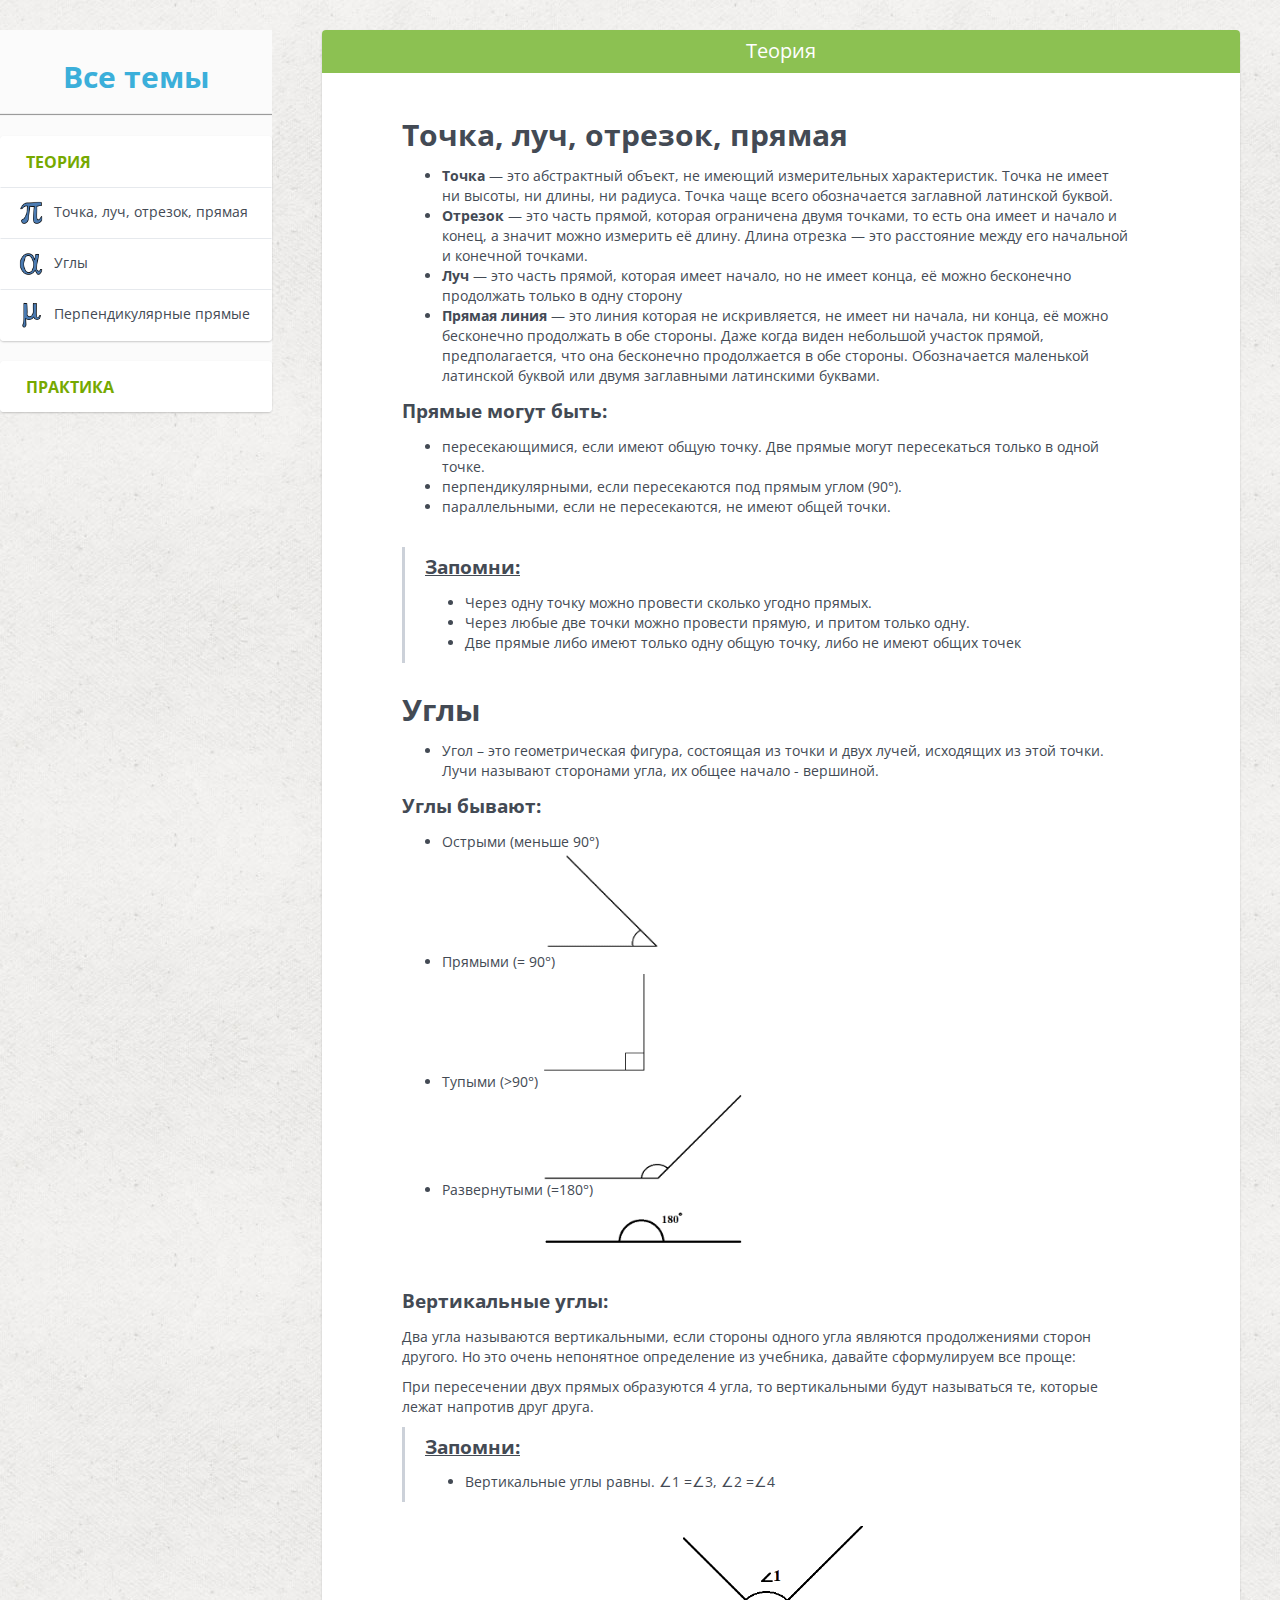
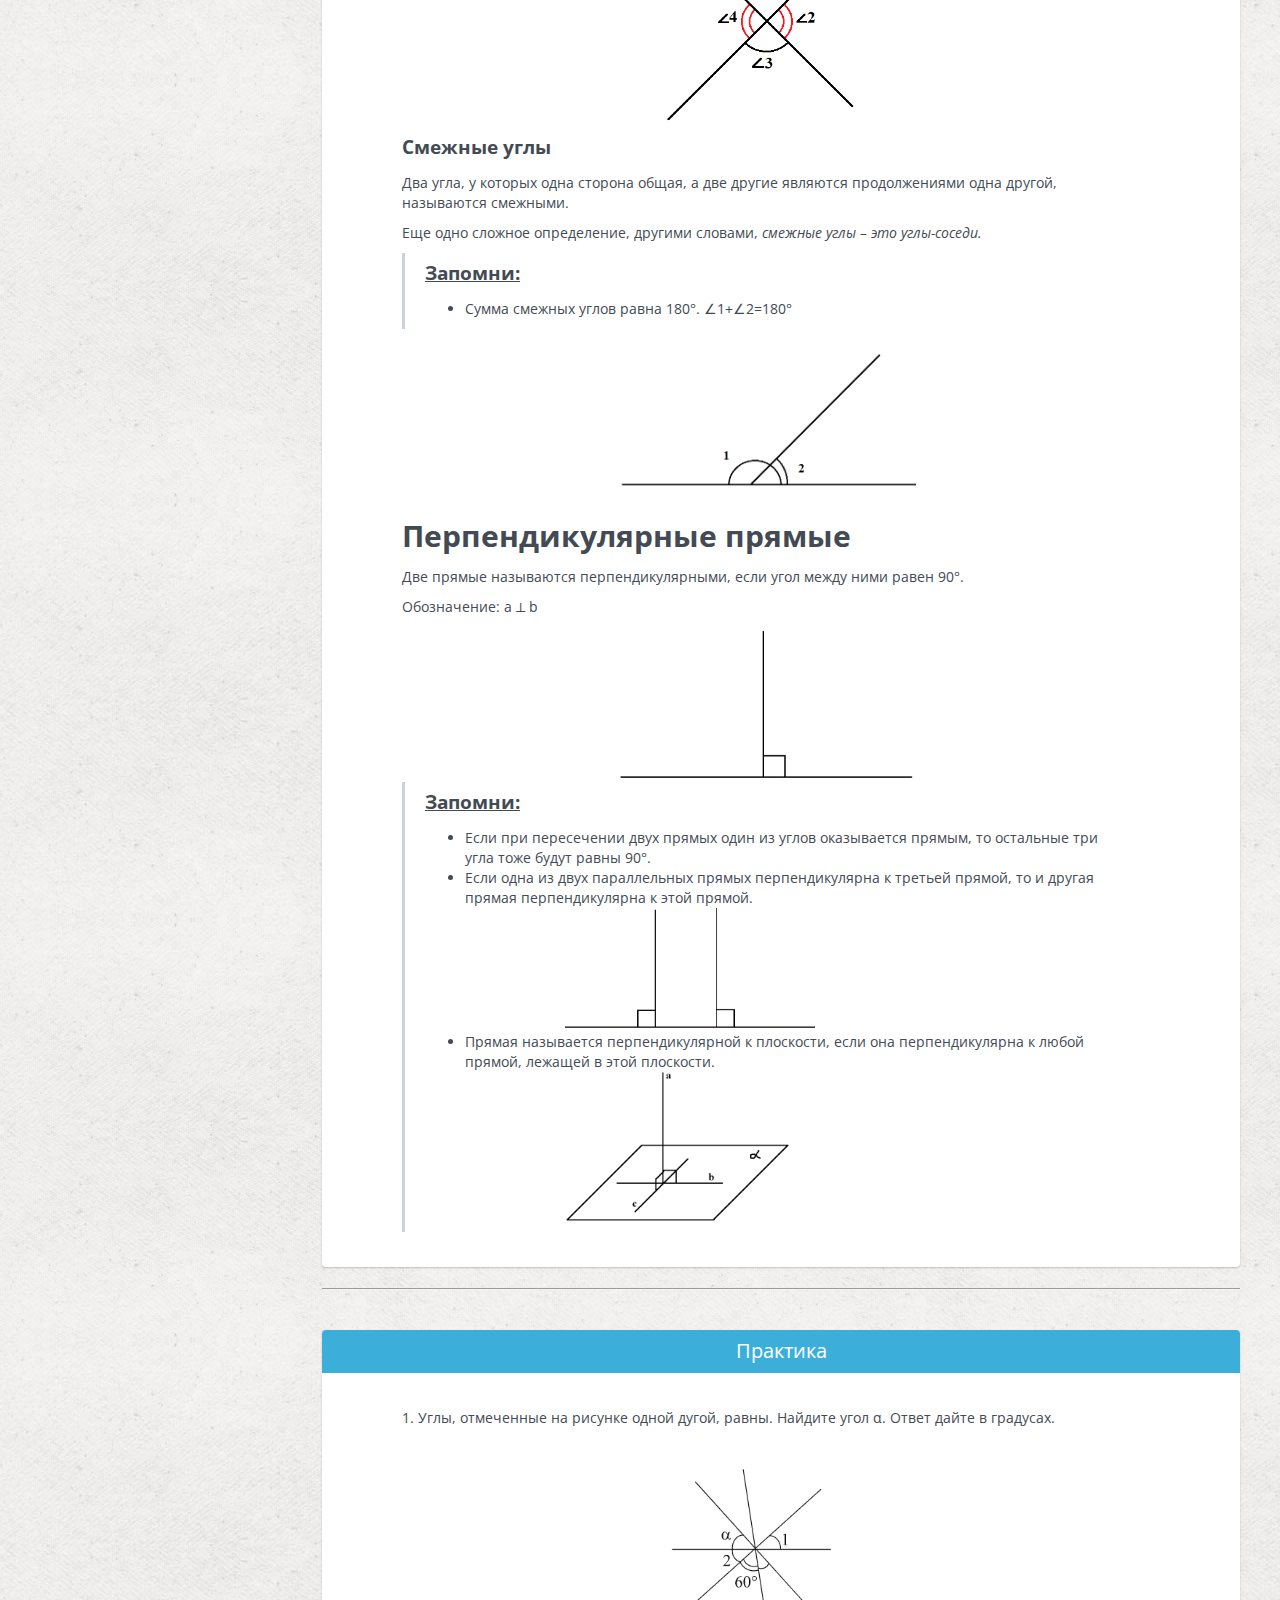
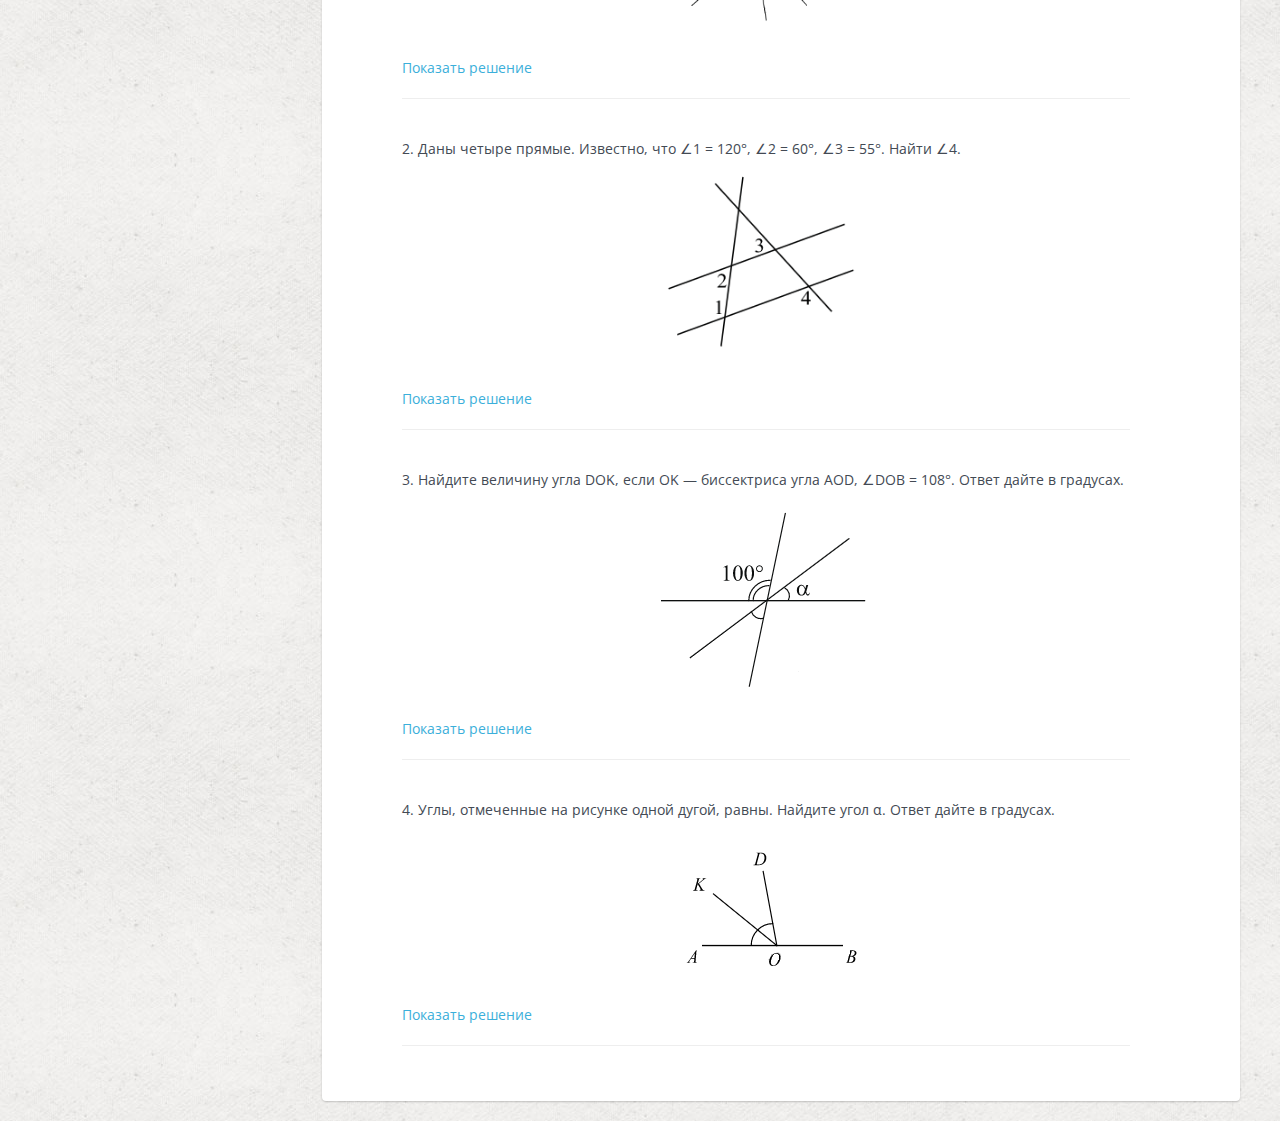
<file: intro.html>
<!DOCTYPE html>
<html lang="ru">
	<head>
		<meta charset="utf-8">
		<link rel="stylesheet" href="css/site.min.css">
		<link rel="stylesheet" href="css/best.css">
            <link href="http://fonts.googleapis.com/css?family=Open+Sans:400,300,600,800,700,400italic,600italic,700italic,800italic,300italic" rel="stylesheet" type="text/css">
		<title>ОГЭ - Геометрия</title>
		<script type="text/javascript" src="js/site.min.js"></script>
            <script src="https://ajax.googleapis.com/ajax/libs/jquery/3.5.1/jquery.min.js"></script>
            <script>
                  $(document).ready(function(){
                        $("#p1").click(function(){
                              $("#a1").slideToggle();
                        });
                        $("#p2").click(function(){
                              $("#a2").slideToggle();
                        });
                        $("#p3").click(function(){
                              $("#a3").slideToggle();
                        });
                        $("#p4").click(function(){
                              $("#a4").slideToggle();
                        });
                  });
            </script>
	</head>

	<body class="body-page">
		<a name="top"></a>
		<div class="sidebar" id="sidebar">
			<a href="index.html">
				<div>
					<center><h3>Все темы</h3></center>
				</div>
			</a>
			<hr class="dashed" />
			<div class="list-group">
				<a href="#theory" class="list-group-item">
                	<h4 class="list-group-item-heading" style="color: #76a900; margin-top: 8px; margin-left: 10px;">ТЕОРИЯ</h4>
            	</a>
            	<a href="#theme1" class="list-group-item"><img width="30" height="30" src="images/pi.png">&nbsp;&nbsp;Точка, луч, отрезок, прямая</a>
            	<a href="#theme2" class="list-group-item"><img width="30" height="30" src="images/alpha.png">&nbsp;&nbsp;Углы</a>
            	<a href="#theme3" class="list-group-item"><img width="30" height="30" src="images/u.png">&nbsp;&nbsp;Перпендикулярные прямые</a>
			</div>
			<div class="list-group" style="margin-bottom: 0px;">
				<a href="#practice" class="list-group-item">
                	<h4 class="list-group-item-heading" style="color: #76a900; margin-top: 8px; margin-left: 10px;">ПРАКТИКА</h4>
            	</a>
			</div>
		</div>

		<a name="theory"></a>
		<div class="content-page">
			<div class="main">
				<div class="panel panel-success">
            		<div class="panel-heading">
                		<center><h1 class="panel-title" style="font-size: 20px; color: white;">Теория</h1></center>
            		</div>

            		<div class="panel-body azaza">
            			<a name="theme1"></a>
            			<h3>Точка, луч, отрезок, прямая</h3>
            			<ul>
            				<li><strong>Точка</strong> — это абстрактный объект, не имеющий измерительных характеристик. Точка не имеет ни высоты, ни длины, ни радиуса. Точка чаще всего обозначается заглавной латинской буквой.</li>
            				<li><strong>Отрезок</strong> — это часть прямой, которая ограничена двумя точками, то есть она имеет и начало и конец, а значит можно измерить её длину. Длина отрезка — это расстояние между его начальной и конечной точками.</li>
            				<li><strong>Луч</strong> — это часть прямой, которая имеет начало, но не имеет конца, её можно бесконечно продолжать только в одну сторону</li>
            				<li><strong>Прямая линия</strong> — это линия которая не искривляется, не имеет ни начала, ни конца, её можно бесконечно продолжать в обе стороны. Даже когда виден небольшой участок прямой, предполагается, что она бесконечно продолжается в обе стороны. Обозначается маленькой латинской буквой или двумя заглавными латинскими буквами.</li>
            			</ul>
            			<h4>Прямые могут быть:</h4>
            			<ul>
            				<li>пересекающимися, если имеют общую точку. Две прямые могут пересекаться только в одной точке.</li>
            				<li>перпендикулярными, если пересекаются под прямым углом (90°).</li>
            				<li>параллельными, если не пересекаются, не имеют общей точки.</li>
            			</ul>
            			<br />
            			<blockquote class="zapomnil">
            				<h4 class="zapomni"><strong><u>Запомни:</u></strong></h4>
            				<ul>
            					<li>Через одну точку можно провести сколько угодно прямых.</li>
            					<li>Через любые две точки можно провести прямую, и притом только одну.</li>
            					<li>Две прямые либо имеют только одну общую точку, либо не имеют общих точек</li>
            				</ul>
            			</blockquote>

            			<a name="theme2"></a>
            			<h3>Углы</h3>
            			<ul>
            				<li>Угол – это геометрическая фигура, состоящая  из точки и двух лучей, исходящих из этой точки. Лучи называют сторонами угла, их общее начало - вершиной. </li>
            			</ul>
            			<h4>Углы бывают:</h4>
            			<ul>
            				<li>Острыми (меньше 90°)<br /><img src="images/intro/1.png" class="img-small"></li>
            				<li>Прямыми (= 90°)<br /><img src="images/intro/2.png" class="img-small"></li>
            				<li>Тупыми (>90°)<br /><img src="images/intro/3.png" class="img-small"></li>
            				<li>Развернутыми (=180°)<br /><img src="images/intro/4.png" class="img-small"></li>
            			</ul>
            			<br />
            			<h4>Вертикальные углы:</h4>
            			<p>Два угла называются вертикальными, если стороны одного угла являются продолжениями сторон другого. Но это очень непонятное определение из учебника, давайте сформулируем все проще:</p>
            			<p>При пересечении двух прямых образуются 4 угла, то вертикальными будут называться те, которые лежат напротив друг друга.</p>
            			<blockquote class="zapomnil">
            				<h4 class="zapomni"><strong><u>Запомни:</u></strong></h4>
            				<ul>
            					<li>Вертикальные углы равны. ∠1 =∠3, ∠2 =∠4</li>
            				</ul>
            			</blockquote>
            			<img src="images/intro/5.png" class="img-small img-center">
            			<h4>Смежные углы</h4>
            			<p>Два угла, у которых одна сторона общая, а две другие являются продолжениями одна другой, называются смежными.</p>
            			<p>Еще одно сложное определение, другими словами, <i>смежные углы – это углы-соседи.</i></p>
            			<blockquote class="zapomnil">
            				<h4 class="zapomni"><strong><u>Запомни:</u></strong></h4>
            				<ul>
            					<li>Сумма смежных углов равна 180°. ∠1+∠2=180°</li>
            				</ul>
            			</blockquote>
            			<img src="images/intro/6.png" class="img-small img-center">

            			<a name="theme3"></a>
            			<h3>Перпендикулярные прямые</h3>
            			<p>Две прямые называются перпендикулярными, если угол между ними равен 90°.</p>
            			<p>Обозначение: a ⟂ b</p>
            			<img src="images/intro/7.jpg" class="img-small img-center">
            			<blockquote class="zapomnil">
            				<h4 class="zapomni"><strong><u>Запомни:</u></strong></h4>
            				<ul>
            					<li>Если при пересечении двух прямых один из углов оказывается прямым, то остальные три угла тоже будут равны 90°.</li>
            					<li>Если одна из двух параллельных прямых перпендикулярна к третьей прямой, то и другая прямая перпендикулярна к этой прямой.<br /><img src="images/intro/8.png" class="img-small img-zapomni"></li>
            					<li>Прямая называется перпендикулярной к плоскости, если она перпендикулярна к любой прямой, лежащей в этой плоскости.<br /><img src="images/intro/9.png" class="img-small " style="max-height: 150px; max-width: 270px;"></li>
            				</ul>
            			</blockquote>
            		</div>
            	</div>

            	<hr class="dashed"><br>

            	<a name="practice"></a>
            	<div class="panel panel-primary">
            		<div class="panel-heading">
                		<center><h1 class="panel-title" style="font-size: 20px; color: white;">Практика</h1></center>
            		</div>
            		<div class="panel-body azaza">
                              <br />

                              <p>1. Углы, отмеченные на рисунке одной дугой, равны. Найдите угол α. Ответ дайте в градусах.</p>
                              <img src="images/intro/practice/p1.png" class="img-center">
                              <br />
                              <a id="p1" class="answer">Показать решение</a>
                              <div id="a1"><img src="images/intro/practice/a1.png" class="img-big"></div>
                              <hr /><br />

                              <p>2. Даны четыре прямые. Известно, что ∠1 = 120°, ∠2 = 60°, ∠3 = 55°. Найти ∠4.</p>
                              <img src="images/intro/practice/p2.png" class="img-center">
                              <br />
                              <a id="p2" class="answer">Показать решение</a>
                              <div id="a2"><img src="images/intro/practice/a2.png" class="img-big"></div>
                              <hr /><br />

                              <p>3. Найдите величину угла DOK, если OK — биссектриса угла AOD, ∠DOB = 108°. Ответ дайте в градусах.</p>
                              <img src="images/intro/practice/p3.png" class="img-center">
                              <br />
                              <a id="p3" class="answer">Показать решение</a>
                              <div id="a3"><img src="images/intro/practice/a3.png" class="img-big"></div>
                              <hr /><br />

                              <p>4. Углы, отмеченные на рисунке одной дугой, равны. Найдите угол α. Ответ дайте в градусах.</p>
                              <img src="images/intro/practice/p4.png" class="img-center">
                              <br />
                              <a id="p4" class="answer">Показать решение</a>
                              <div id="a4"><img src="images/intro/practice/a4.png" class="img-big"></div>
                              <hr /><br />

                              
            		</div>

            	</div>

			</div>
		</div>

		<script>
                  $("#a1").slideToggle(10);
                  $("#a2").slideToggle(10);
                  $("#a3").slideToggle(10);
                  $("#a4").slideToggle(10);
			//var scrollPos = $(this).scrollTop();
			var sidebar = document.getElementById("sidebar");
			//var sb_h = 800;
			var sb_h = document.getElementById('sidebar').clientHeight;
                  sb_h = sidebar.offsetHeight;
			var wnd_h = document.documentElement.clientHeight;
			window.onscroll = function() { myFunction() };
			var last = window.pageYOffset;
			var offset = 0;
			var speed = 10;

			function myFunction() {
				var st = $(this).scrollTop();
				var ls = window.pageYOffset;
				var sb_pos = window.getComputedStyle(sidebar).top;
				sb_pos = parseInt(sb_pos, 10);
				//var bottomSize = (window.pageYOffset + wnd_h) - (sb_pos + sb_h);
				var bottomSize = wnd_h - (sb_h + offset);
				var topSize = offset + 60;
				//if (st > scrollPos){
				if(ls > last) {
					// down
					//alert('(' + window.pageYOffset + ' + ' + wnd_h + ') - (' + sb_pos + ' + ' + sb_h + ') = ' + bottomSize);
					if(bottomSize >= 30) {
						fakepos = window.pageYOffset + wnd_h - sb_h - 30;
						sidebar.style.position = "fixed";
						//sidebar.style.transform = 'translateY(' + (wnd_h - sb_h - 30) + 'px)';
						sidebar.style.transform = 'translateY(' + offset + 'px)';
						//sidebar.style.backgroundColor = 'red';

					} else {
						sidebar.style.position = "fixed";
						sidebar.style.transform = 'translateY(' + offset + 'px)';
						sidebar.style.backgroundColor = '#fbfbfb';
						offset = offset - speed;
					}
				} else {
					// up
					if(topSize >= 30) {
						//alert(topSize);
						sidebar.style.position = "fixed";
						//sidebar.style.backgroundColor = 'green';
						sidebar.style.transform = 'translateY(' + offset + 'px)';

					} else {
						//sidebar.style.transform = 'translateY(' + (wnd_h - sb_h - 30 - (last - ls)) + 'px)';
						sidebar.style.transform = 'translateY(' + offset + 'px)';
						sidebar.style.backgroundColor = '#fbfbfb';
						offset = offset + speed;
					}
				}
				scrollPos = st;
				last = ls;
			}
		</script>
	</body>
</html>
</file>
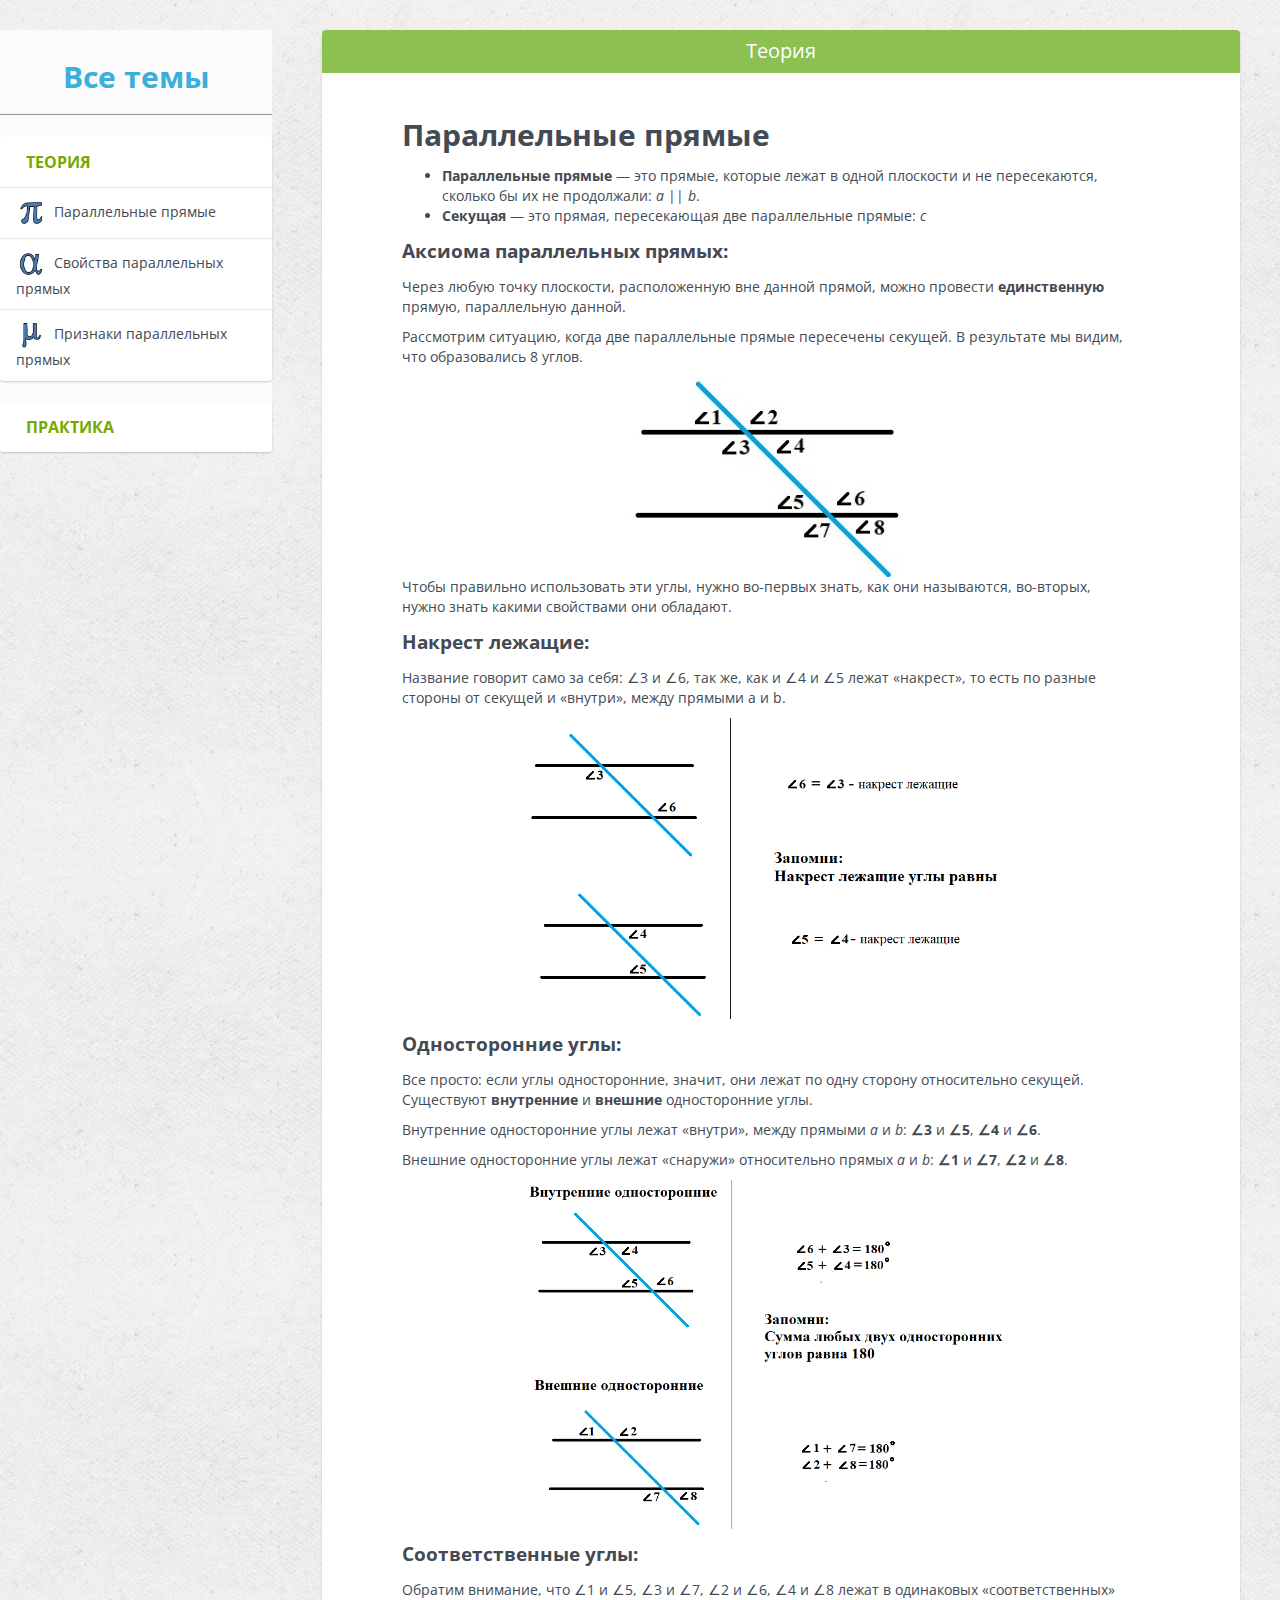
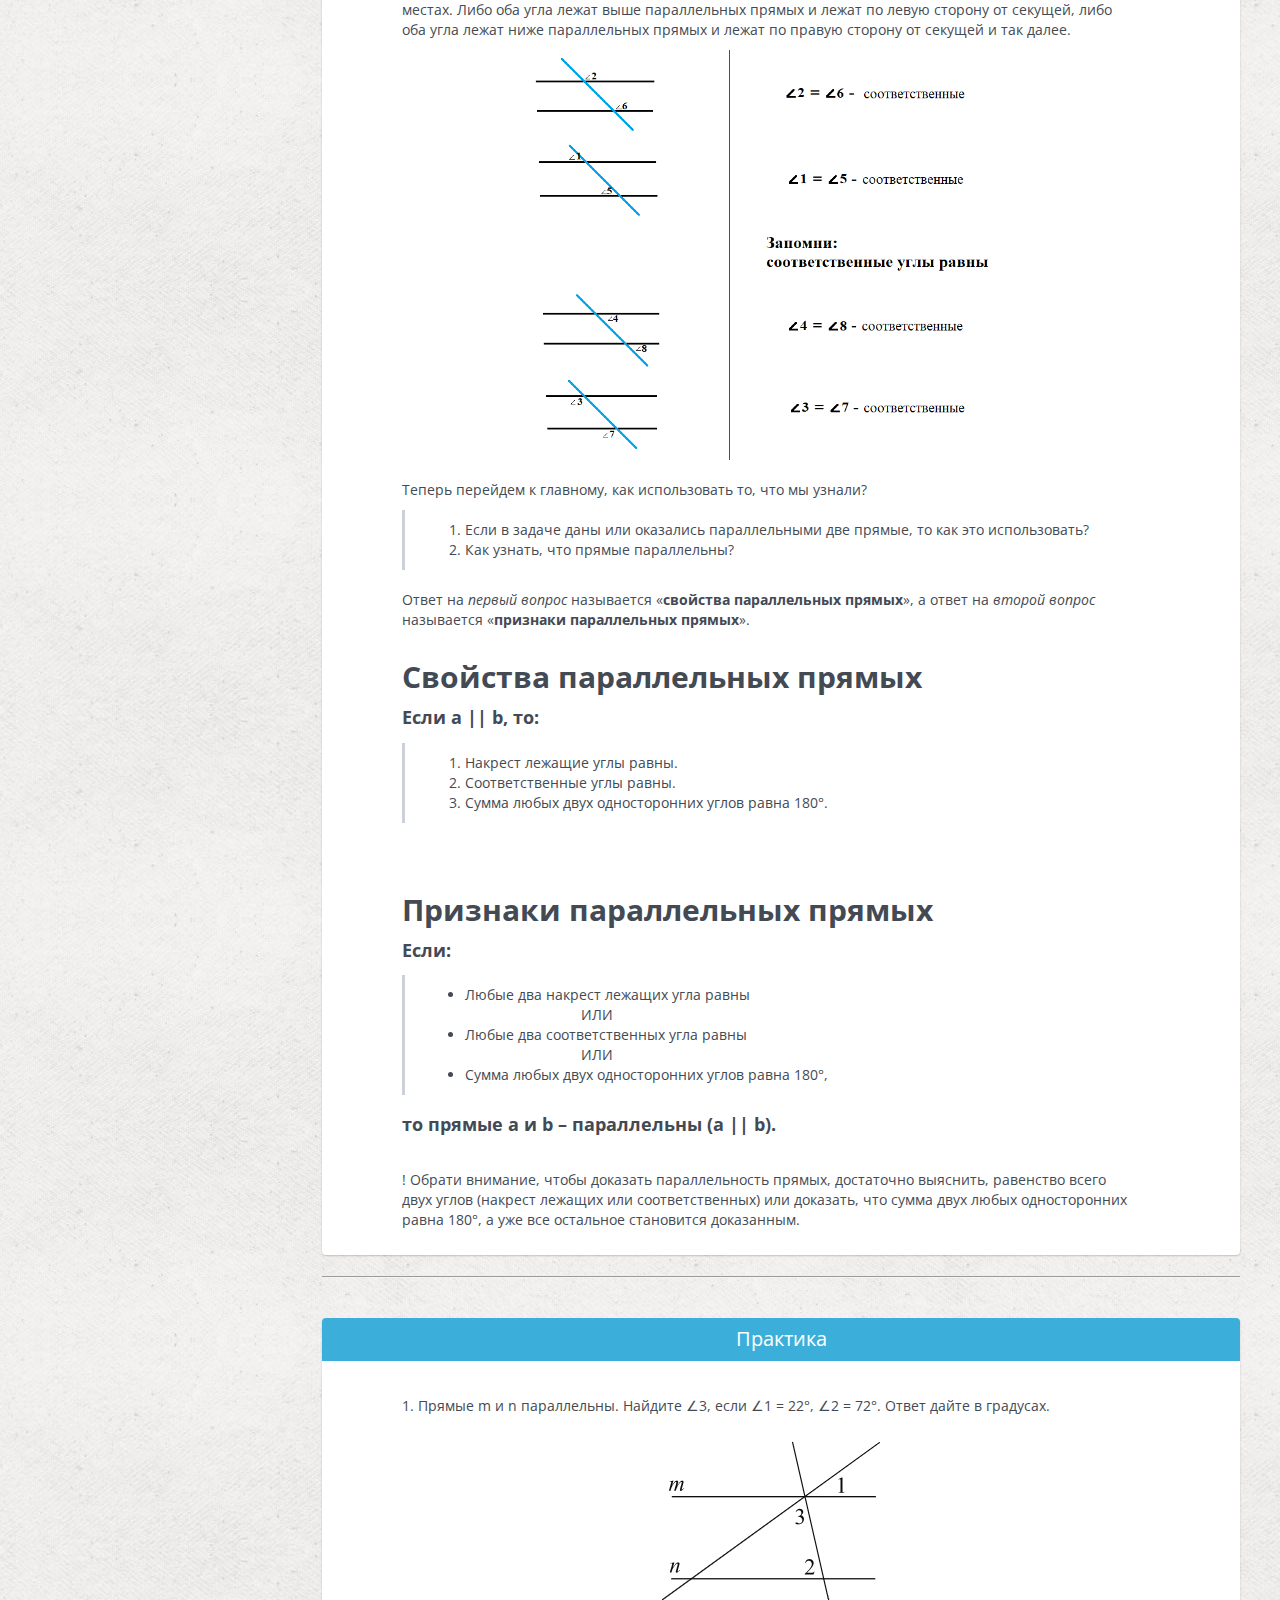
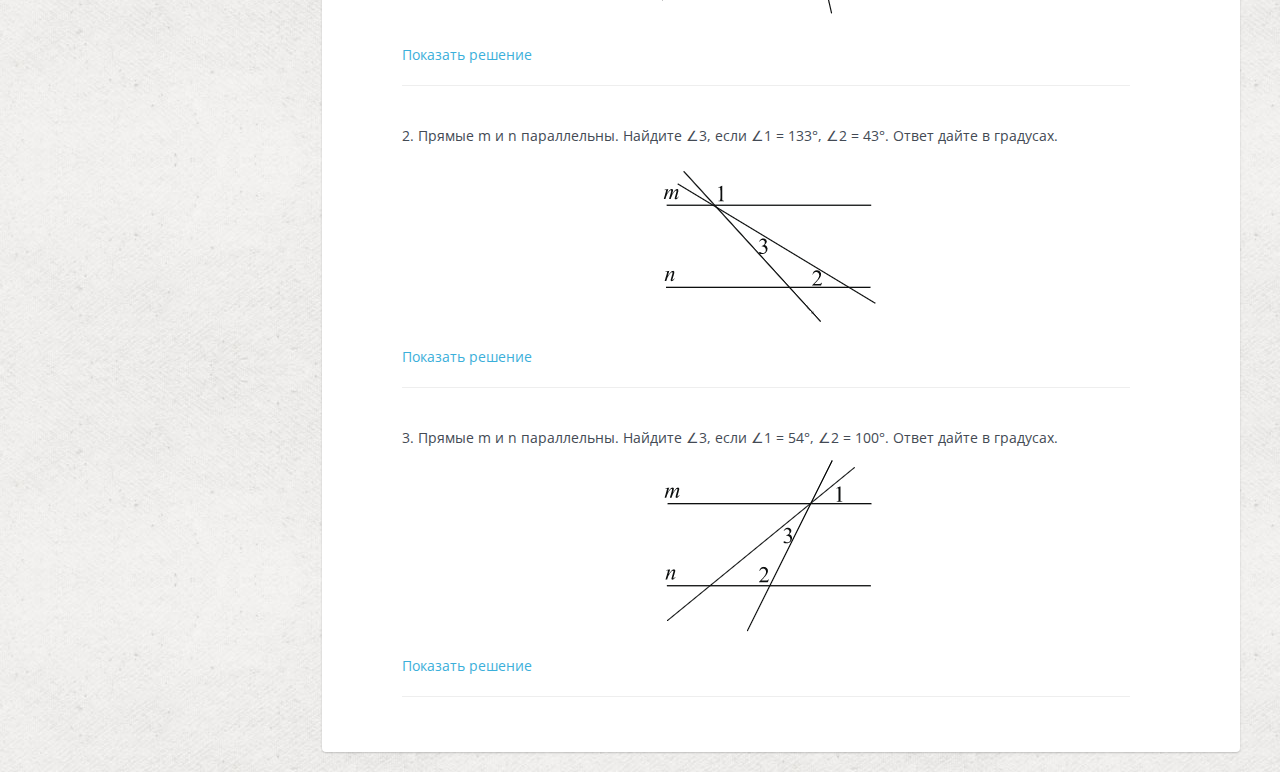
<file: parallels.html>
<!DOCTYPE html>
<html lang="ru">
	<head>
		<meta charset="utf-8">
		<link rel="stylesheet" href="css/site.min.css">
		<link rel="stylesheet" href="css/best.css">
    	<link href="http://fonts.googleapis.com/css?family=Open+Sans:400,300,600,800,700,400italic,600italic,700italic,800italic,300italic" rel="stylesheet" type="text/css">
		<title>ОГЭ - Геометрия</title>
		<script type="text/javascript" src="js/site.min.js"></script>
		<script src="https://ajax.googleapis.com/ajax/libs/jquery/3.5.1/jquery.min.js"></script>
            <script>
                  $(document).ready(function(){
                        $("#p1").click(function(){
                              $("#a1").slideToggle();
                        });
                        $("#p2").click(function(){
                              $("#a2").slideToggle();
                        });
                        $("#p3").click(function(){
                              $("#a3").slideToggle();
                        });
                  });
            </script>
	</head>

	<body class="body-page">
		<a name="top"></a>
		<div class="sidebar" id="sidebar">
			<a href="index.html">
				<div>
					<center><h3>Все темы</h3></center>
				</div>
			</a>
			<hr class="dashed" />
			<div class="list-group">
				<a href="#theory" class="list-group-item">
                	<h4 class="list-group-item-heading" style="color: #76a900; margin-top: 8px; margin-left: 10px;">ТЕОРИЯ</h4>
            	</a>
            	<a href="#theme1" class="list-group-item"><img width="30" height="30" src="images/pi.png">&nbsp;&nbsp;Параллельные прямые</a>
            	<a href="#theme2" class="list-group-item"><img width="30" height="30" src="images/alpha.png">&nbsp;&nbsp;Свойства параллельных прямых</a>
            	<a href="#theme3" class="list-group-item"><img width="30" height="30" src="images/u.png">&nbsp;&nbsp;Признаки параллельных прямых</a>
			</div>
			<div class="list-group" style="margin-bottom: 0px;">
				<a href="#practice" class="list-group-item">
                	<h4 class="list-group-item-heading" style="color: #76a900; margin-top: 8px; margin-left: 10px;">ПРАКТИКА</h4>
            	</a>
			</div>
		</div>

		<a name="theory"></a>
		<div class="content-page">
			<div class="main">
				<div class="panel panel-success">
            		<div class="panel-heading">
                		<center><h1 class="panel-title" style="font-size: 20px; color: white;">Теория</h1></center>
            		</div>

            		<div class="panel-body azaza">
            			<a name="theme1"></a>
            			<h3>Параллельные прямые</h3>
            			<ul>
            				<li><strong>Параллельные прямые</strong> — это прямые, которые лежат в одной плоскости и не пересекаются, сколько бы их не продолжали: <i>a</i> || <i>b</i>.</li>
            				<li><strong>Секущая</strong> — это прямая, пересекающая две параллельные прямые: <i>c</i></li>
            			</ul>
            			<h4>Аксиома параллельных прямых:</h4>
            			<p>Через любую точку плоскости, расположенную вне данной прямой, можно провести <strong>единственную</strong> прямую, параллельную данной.</p>
            			<p>Рассмотрим ситуацию, когда две параллельные прямые пересечены секущей. В результате мы видим, что образовались 8 углов.</p>
            			<img src="images/parallels/1.jpg" class="img-small img-center">
            			<p>Чтобы правильно использовать эти углы, нужно во-первых знать, как они называются, во-вторых, нужно знать какими свойствами они обладают.</p>
            			<h4>Накрест лежащие:</h4>
            			<p>Название говорит само за себя: ∠3 и ∠6, так же, как и ∠4 и ∠5 лежат «накрест», то есть по разные стороны от секущей и «внутри», между прямыми a и b.</p>
            			<img src="images/parallels/2.png" class="img-big">
            			<h4>Односторонние углы:</h4>
            			<p>Все просто: если углы односторонние, значит, они лежат по одну сторону относительно секущей. Существуют <strong>внутренние</strong> и <strong>внешние</strong> односторонние углы.</p>
            			<p>Внутренние односторонние углы лежат «внутри», между прямыми <i>a</i> и <i>b</i>: <strong>∠3</strong> и <strong>∠5</strong>, <strong>∠4</strong> и <strong>∠6</strong>.</p>
            			<p>Внешние односторонние углы лежат «снаружи» относительно прямых <i>a</i> и <i>b</i>: <strong>∠1</strong> и <strong>∠7</strong>, <strong>∠2</strong> и <strong>∠8</strong>.</p>
            			<img src="images/parallels/3.png" class="img-big">
            			<h4>Соответственные углы:</h4>
            			<p>Обратим внимание, что ∠1 и ∠5, ∠3 и ∠7,  ∠2 и ∠6,  ∠4 и ∠8  лежат в одинаковых «соответственных» местах. Либо оба угла лежат выше параллельных прямых и лежат по левую сторону от секущей, либо оба угла лежат ниже параллельных прямых и лежат по правую сторону от секущей и так далее.</p>
            			<img src="images/parallels/4.png" class="img-big">
            			<br />
            			<p>Теперь перейдем к главному, как использовать то, что мы узнали?</p>
            			<blockquote class="zapomnil">
            				<ol>
            					<li>Если в задаче даны или оказались параллельными две прямые, то как это использовать?</li>
            					<li>Как узнать, что прямые параллельны?</li>
            				</ol>
            			</blockquote>
            			<p>Ответ на <i>первый вопрос</i> называется «<strong>свойства параллельных прямых</strong>», а ответ на <i>второй вопрос</i> называется «<strong>признаки параллельных прямых</strong>».</p>
            			<a name="theme2"></a>
            			<h3>Свойства параллельных прямых</h3>
            			<h5 class="zapomni"><strong>Если a || b, то:</strong></h5>
            			<blockquote class="zapomnil">
            				<ol>
            					<li>Накрест лежащие углы равны.</li>
            					<li>Соответственные углы равны.</li>
            					<li>Сумма любых двух односторонних углов равна 180°.</li>
            				</ol>
            			</blockquote>
            			<br />
            			<a name="theme3"></a>
            			<h3>Признаки параллельных прямых</h3>
            			<h5 class="zapomni"><strong>Если:</strong></h5>
            			<blockquote class="zapomnil">
            				<ul>
            					<li>Любые два накрест лежащих угла равны<br />&nbsp;&nbsp;&nbsp;&nbsp;&nbsp;&nbsp;&nbsp;&nbsp;&nbsp;&nbsp;&nbsp;&nbsp;&nbsp;&nbsp;&nbsp;&nbsp;&nbsp;&nbsp;&nbsp;&nbsp;&nbsp;&nbsp;&nbsp;&nbsp;&nbsp;&nbsp;&nbsp;&nbsp;&nbsp;ИЛИ</li>
            					<li>Любые два соответственных угла равны<br />&nbsp;&nbsp;&nbsp;&nbsp;&nbsp;&nbsp;&nbsp;&nbsp;&nbsp;&nbsp;&nbsp;&nbsp;&nbsp;&nbsp;&nbsp;&nbsp;&nbsp;&nbsp;&nbsp;&nbsp;&nbsp;&nbsp;&nbsp;&nbsp;&nbsp;&nbsp;&nbsp;&nbsp;&nbsp;ИЛИ</li>
            					<li>Сумма любых двух односторонних углов равна 180°,</li>
            				</ul>
            			</blockquote>
            			<h5 class="zapomni"><strong>то прямые a и b – параллельны (a || b).</strong></h5>
            			<br />
            			<p>! Обрати вниманиe, чтобы доказать параллельность прямых, достаточно выяснить, равенство всего двух углов (накрест лежащих или соответственных) или доказать, что сумма двух любых односторонних равна 180°, а уже все остальное становится доказанным.</p>
            		</div>
            	</div>

            	<hr class="dashed"><br>

            	<a name="practice"></a>
            	<div class="panel panel-primary">
            		<div class="panel-heading">
                		<center><h1 class="panel-title" style="font-size: 20px; color: white;">Практика</h1></center>
            		</div>
            		<div class="panel-body azaza">
            			<br />

                              <p>1.	Прямые m и n параллельны. Найдите ∠3, если ∠1 = 22°, ∠2 = 72°. Ответ дайте в градусах.</p>
                              <img src="images/parallels/practice/p1.png" class="img-center">
                              <br />
                              <a id="p1" class="answer">Показать решение</a>
                              <div id="a1"><img src="images/parallels/practice/a1.png" class="img-big"></div>
                              <hr /><br />

                              <p>2.	Прямые m и n параллельны. Найдите ∠3, если ∠1 = 133°, ∠2 = 43°. Ответ дайте в градусах.</p>
                              <img src="images/parallels/practice/p2.png" class="img-center">
                              <br />
                              <a id="p2" class="answer">Показать решение</a>
                              <div id="a2"><img src="images/parallels/practice/a2.png" class="img-big"></div>
                              <hr /><br />

                              <p>3.	Прямые m и n параллельны. Найдите ∠3, если ∠1 = 54°, ∠2 = 100°. Ответ дайте в градусах.</p>
                              <img src="images/parallels/practice/p3.png" class="img-center">
                              <br />
                              <a id="p3" class="answer">Показать решение</a>
                              <div id="a3"><img src="images/parallels/practice/a3.png" class="img-big"></div>
                              <hr /><br />
            		</div>
            	</div>

			</div>
		</div>

		<script>
			$("#a1").slideToggle(10);
            $("#a2").slideToggle(10);
            $("#a3").slideToggle(10);
			//var scrollPos = $(this).scrollTop();
			var sidebar = document.getElementById("sidebar");
			//var sb_h = 800;
			var sb_h = document.getElementById('sidebar').clientHeight;
                  sb_h = sidebar.offsetHeight;
			var wnd_h = document.documentElement.clientHeight;
			window.onscroll = function() { myFunction() };
			var last = window.pageYOffset;
			var offset = 0;
			var speed = 10;

			function myFunction() {
				var st = $(this).scrollTop();
				var ls = window.pageYOffset;
				var sb_pos = window.getComputedStyle(sidebar).top;
				sb_pos = parseInt(sb_pos, 10);
				//var bottomSize = (window.pageYOffset + wnd_h) - (sb_pos + sb_h);
				var bottomSize = wnd_h - (sb_h + offset);
				var topSize = offset + 60;
				//if (st > scrollPos){
				if(ls > last) {
					// down
					//alert('(' + window.pageYOffset + ' + ' + wnd_h + ') - (' + sb_pos + ' + ' + sb_h + ') = ' + bottomSize);
					if(bottomSize >= 30) {
						fakepos = window.pageYOffset + wnd_h - sb_h - 30;
						sidebar.style.position = "fixed";
						//sidebar.style.transform = 'translateY(' + (wnd_h - sb_h - 30) + 'px)';
						sidebar.style.transform = 'translateY(' + offset + 'px)';
						//sidebar.style.backgroundColor = 'red';

					} else {
						sidebar.style.position = "fixed";
						sidebar.style.transform = 'translateY(' + offset + 'px)';
						sidebar.style.backgroundColor = '#fbfbfb';
						offset = offset - speed;
					}
				} else {
					// up
					if(topSize >= 30) {
						//alert(topSize);
						sidebar.style.position = "fixed";
						//sidebar.style.backgroundColor = 'green';
						sidebar.style.transform = 'translateY(' + offset + 'px)';

					} else {
						//sidebar.style.transform = 'translateY(' + (wnd_h - sb_h - 30 - (last - ls)) + 'px)';
						sidebar.style.transform = 'translateY(' + offset + 'px)';
						sidebar.style.backgroundColor = '#fbfbfb';
						offset = offset + speed;
					}
				}
				scrollPos = st;
				last = ls;
			}
		</script>
	</body>
</html>
</file>
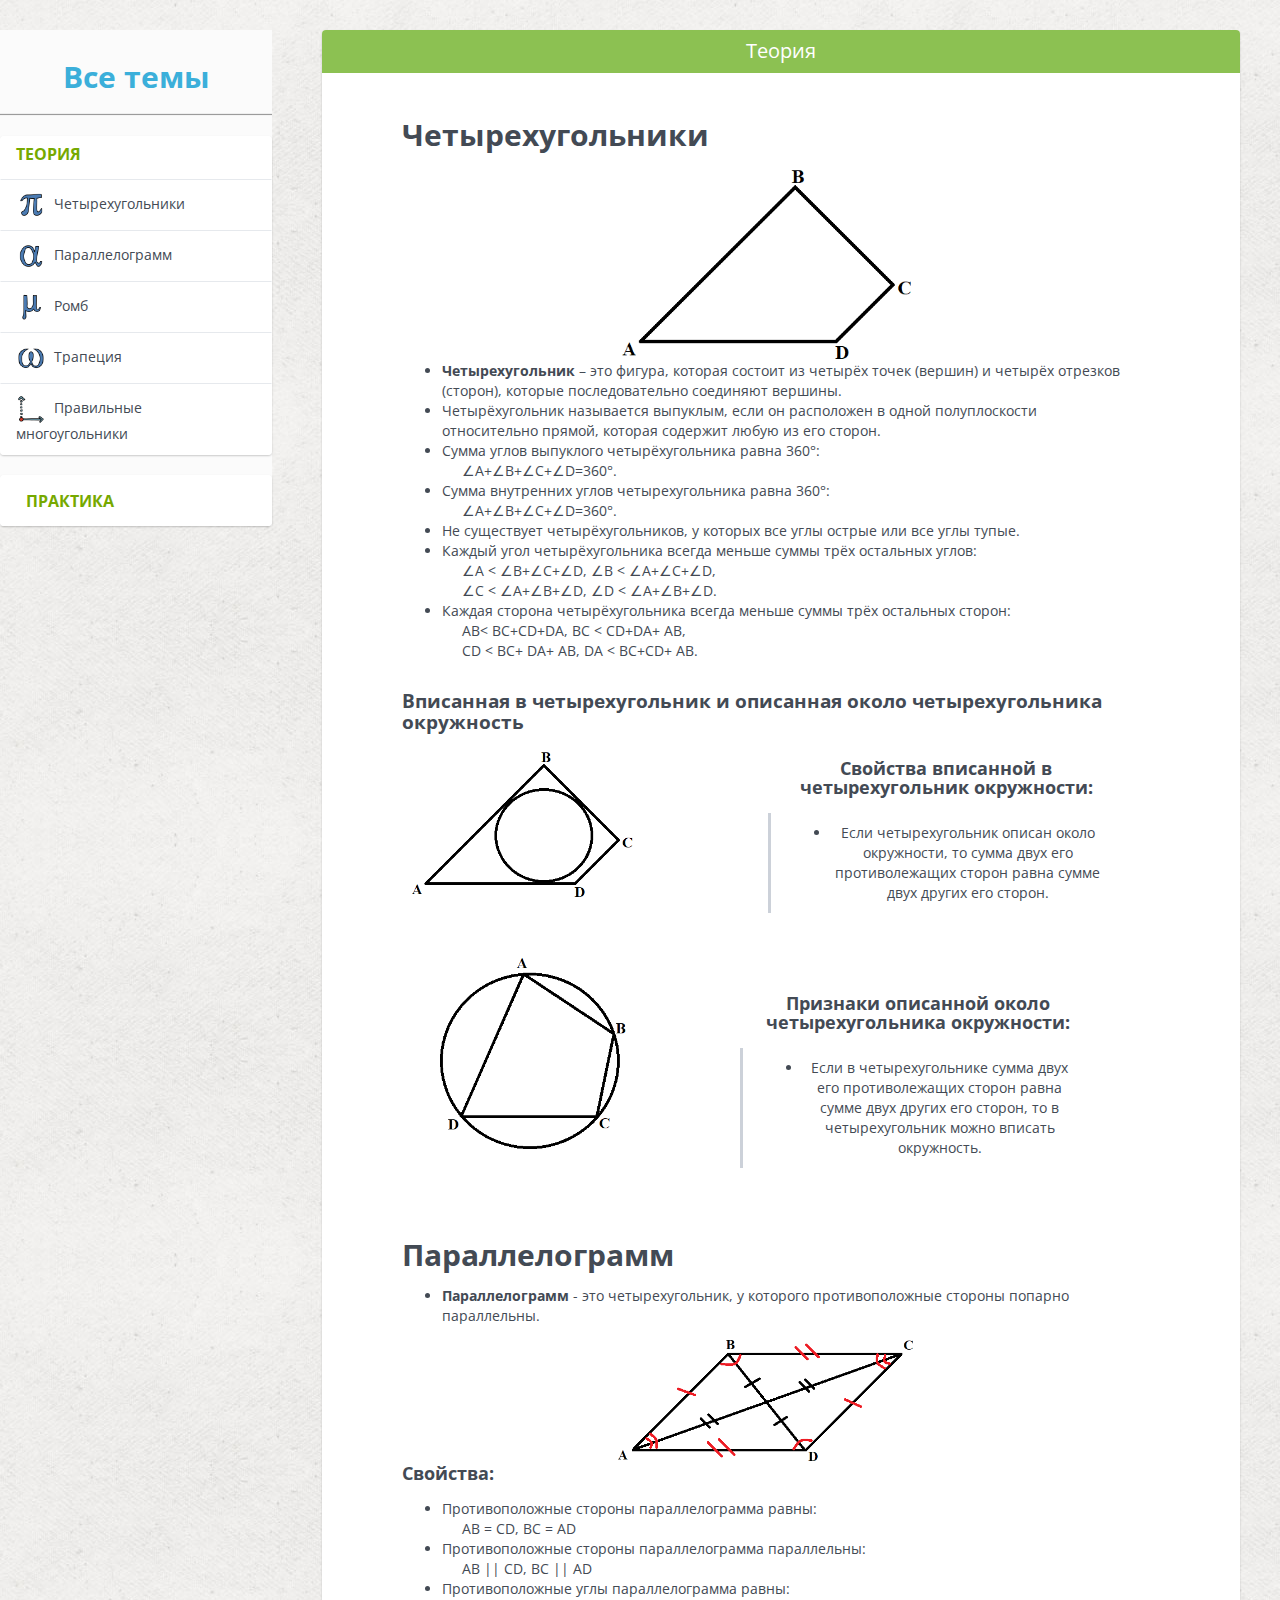
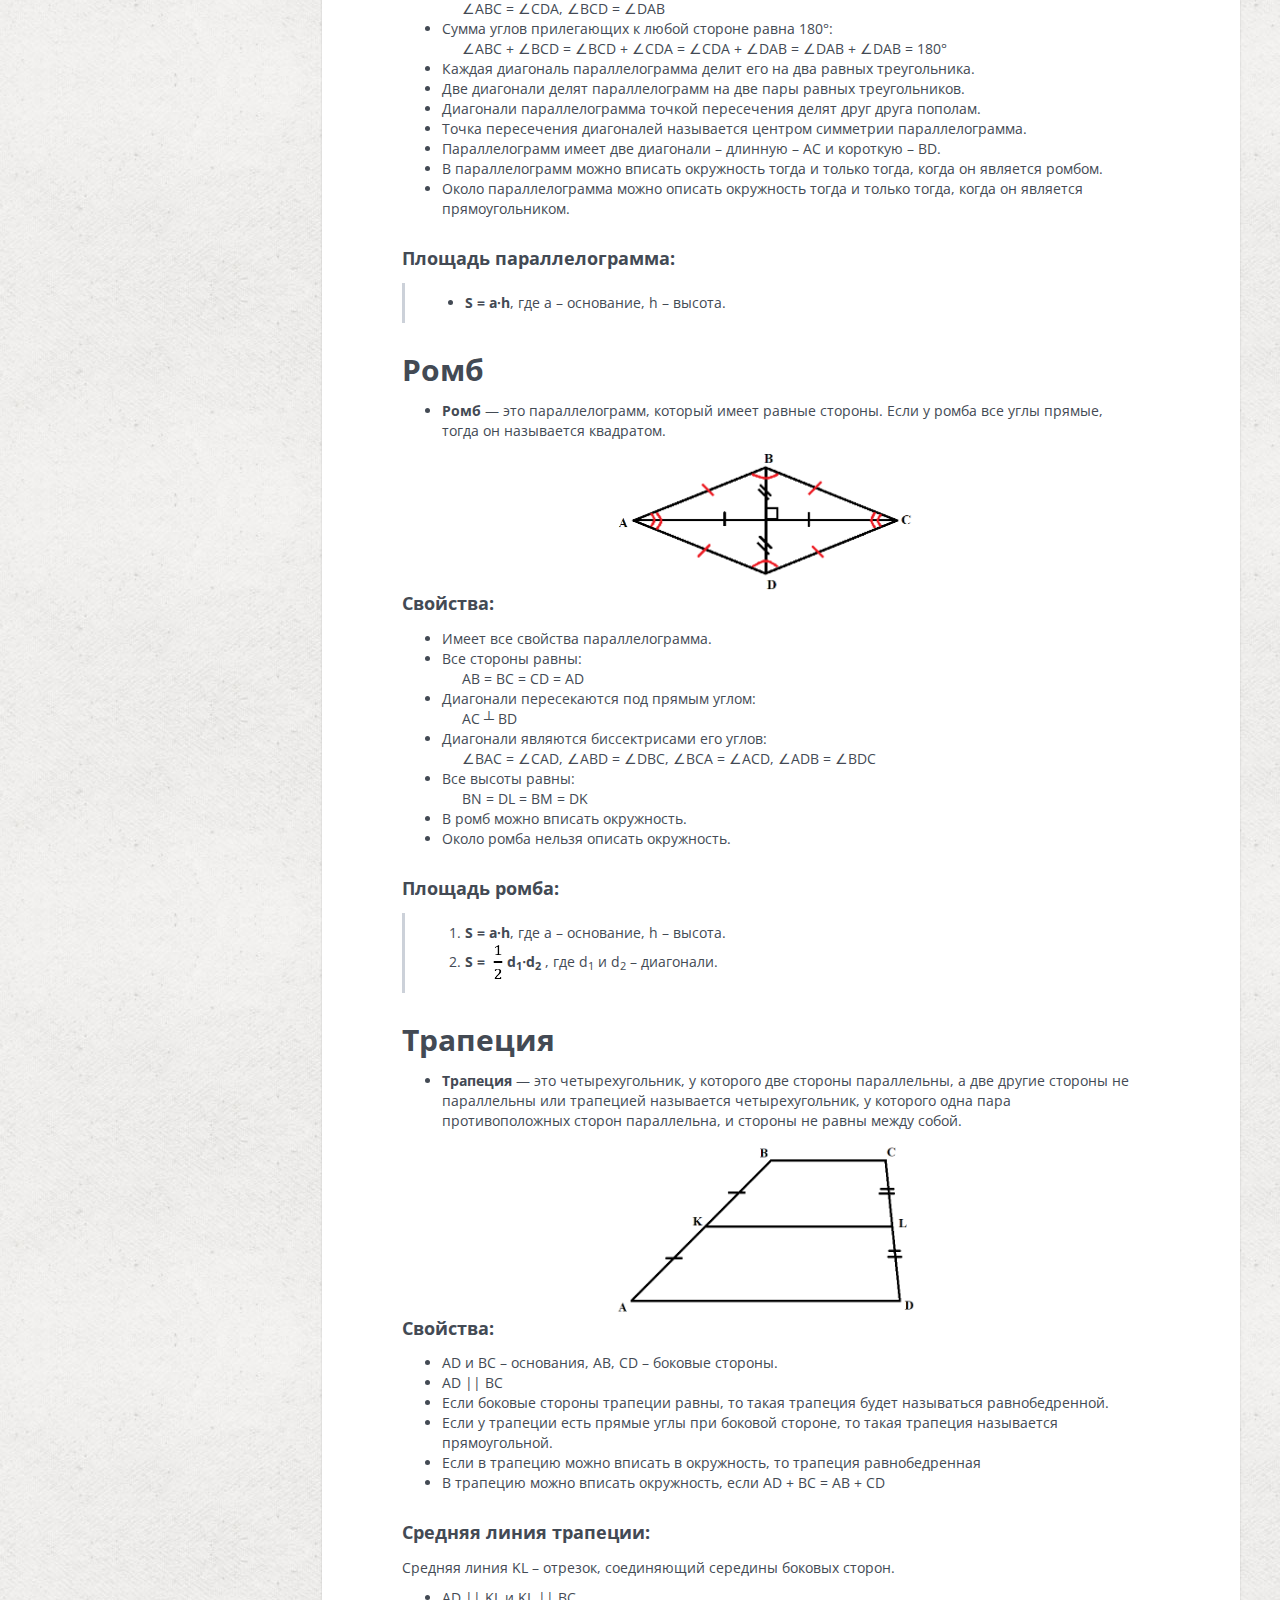
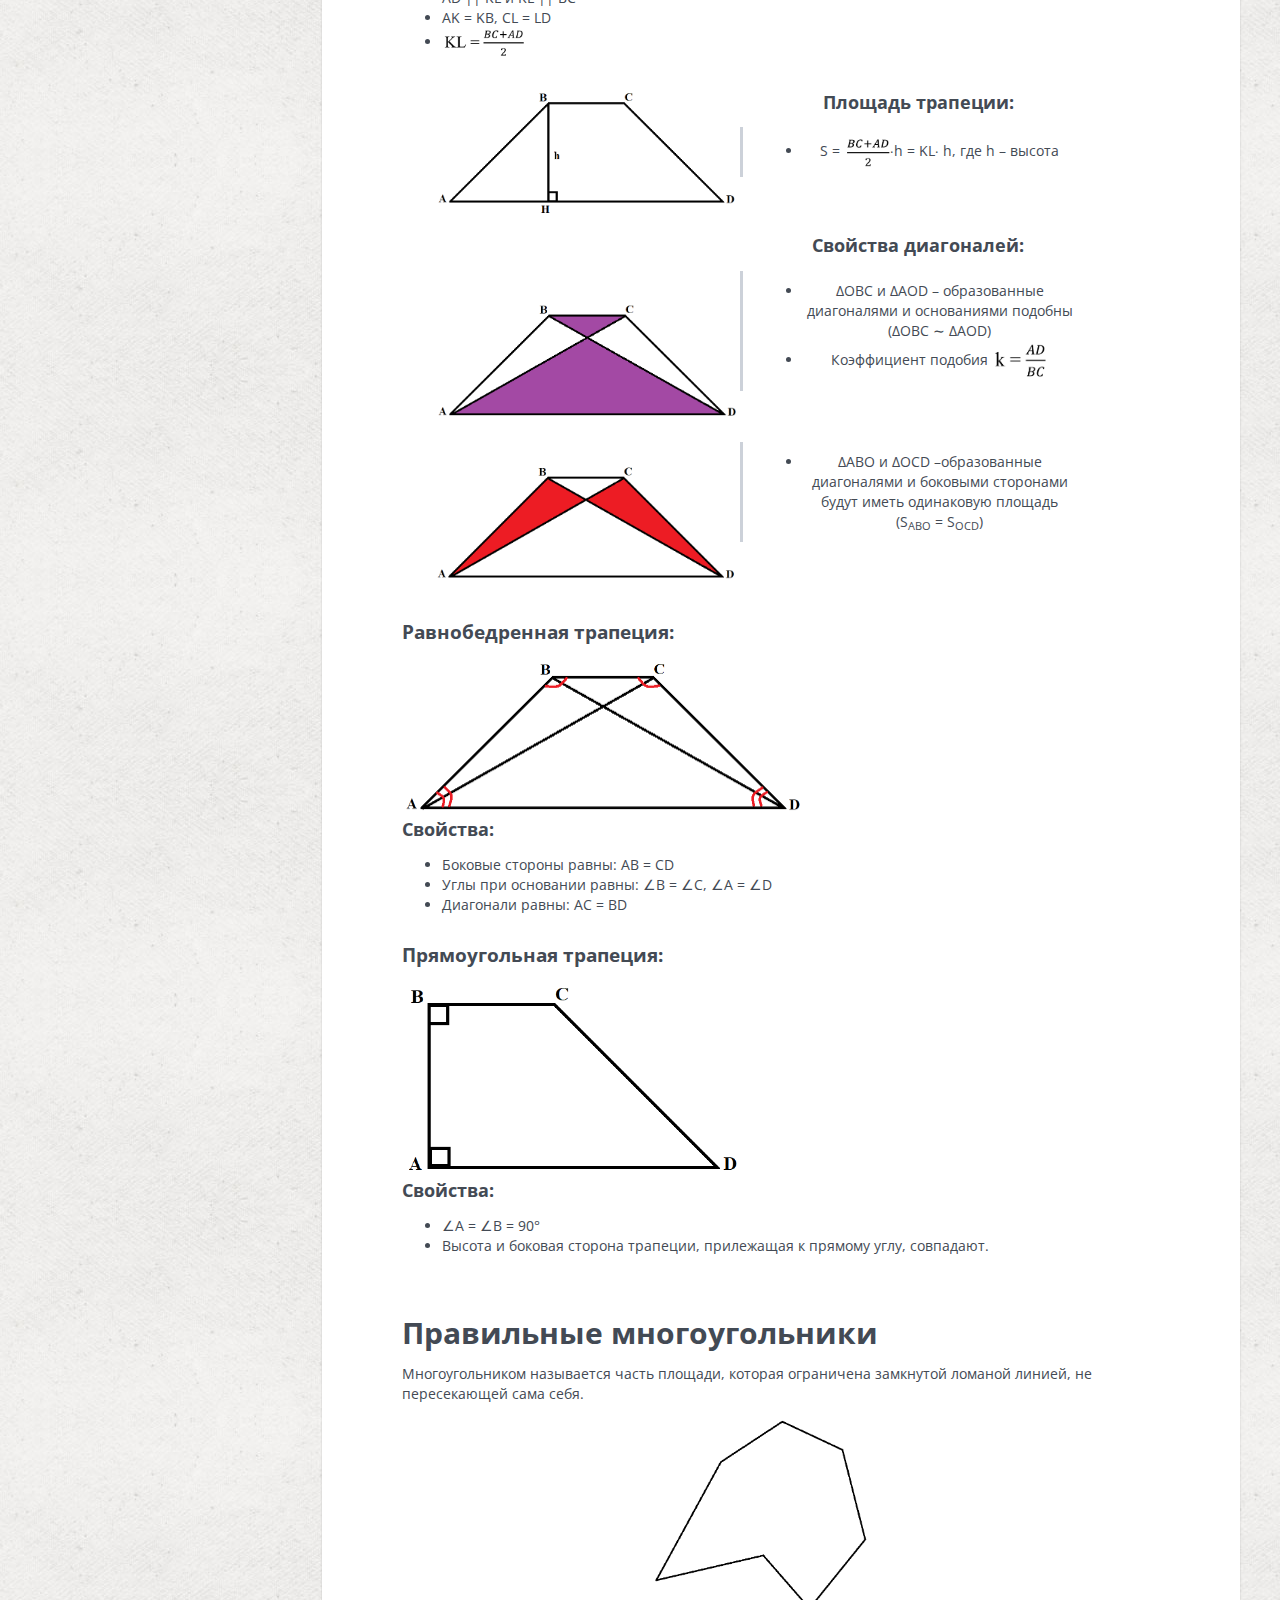
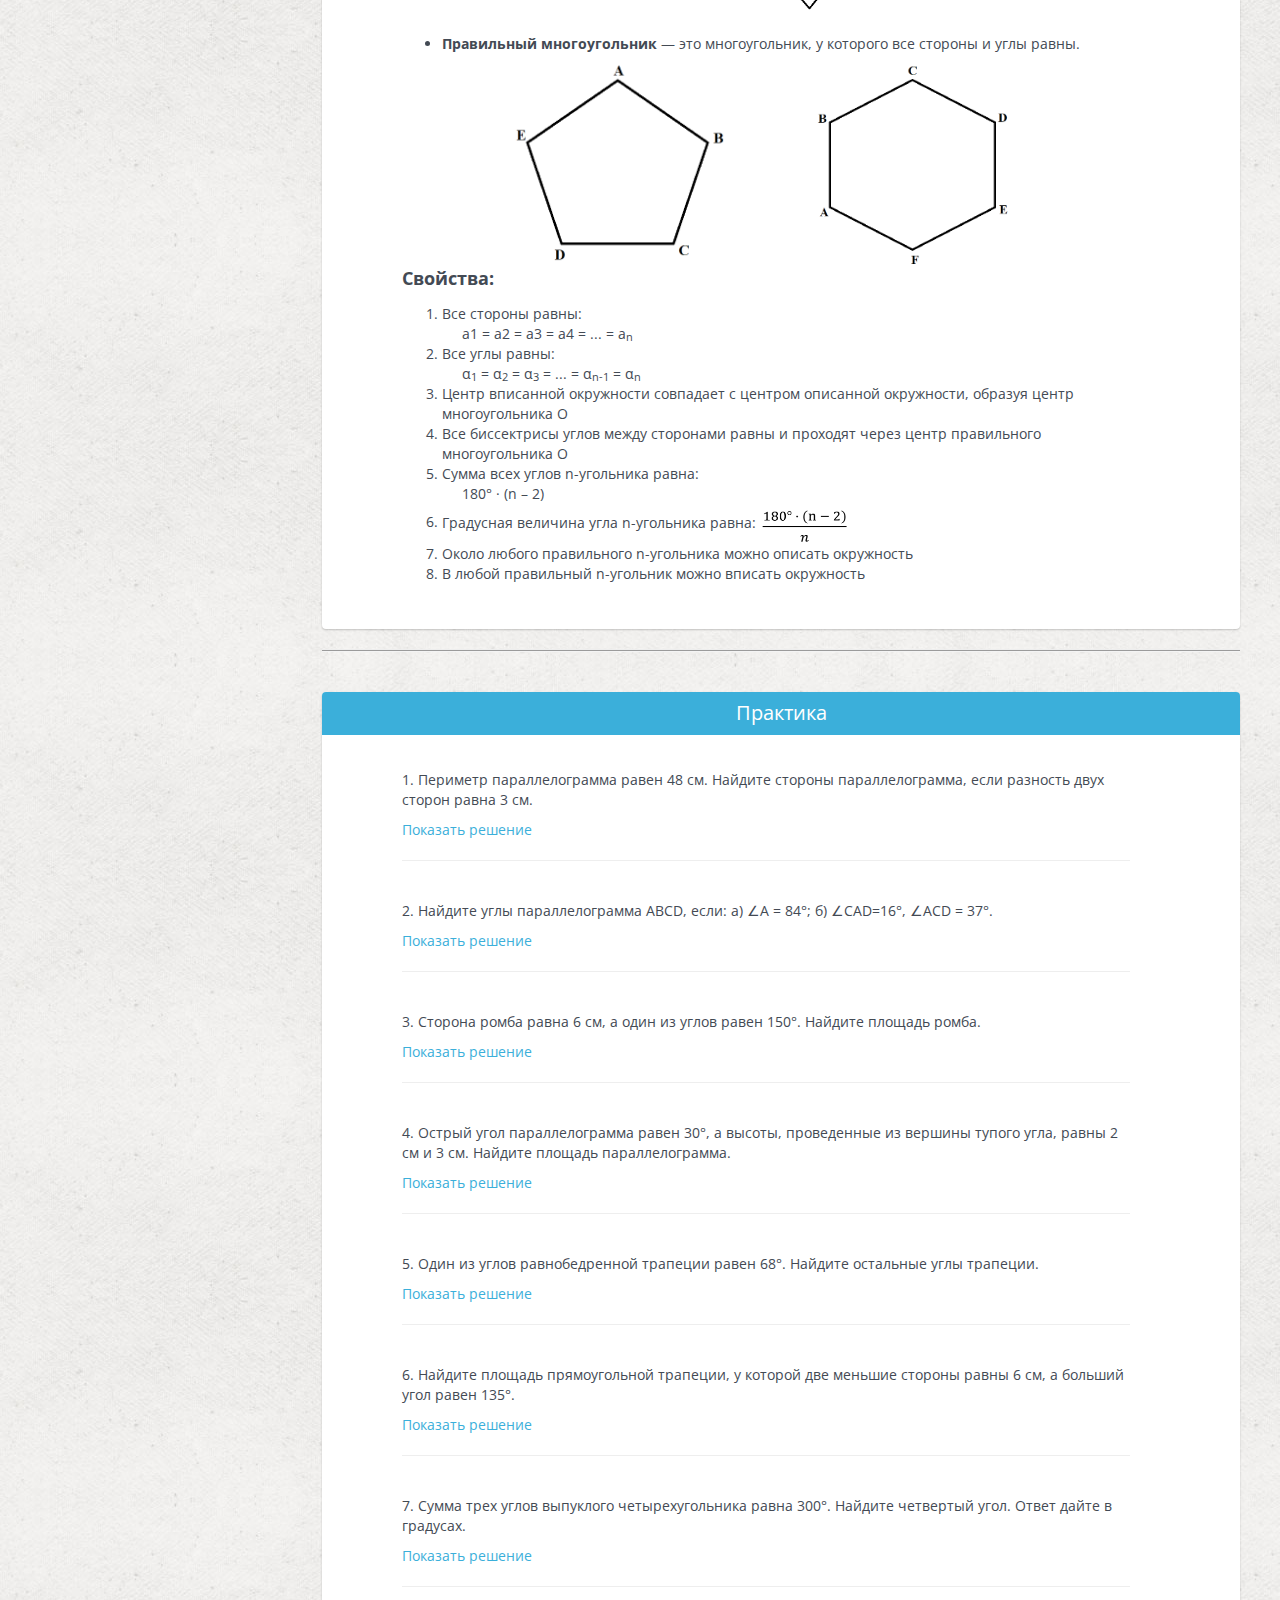
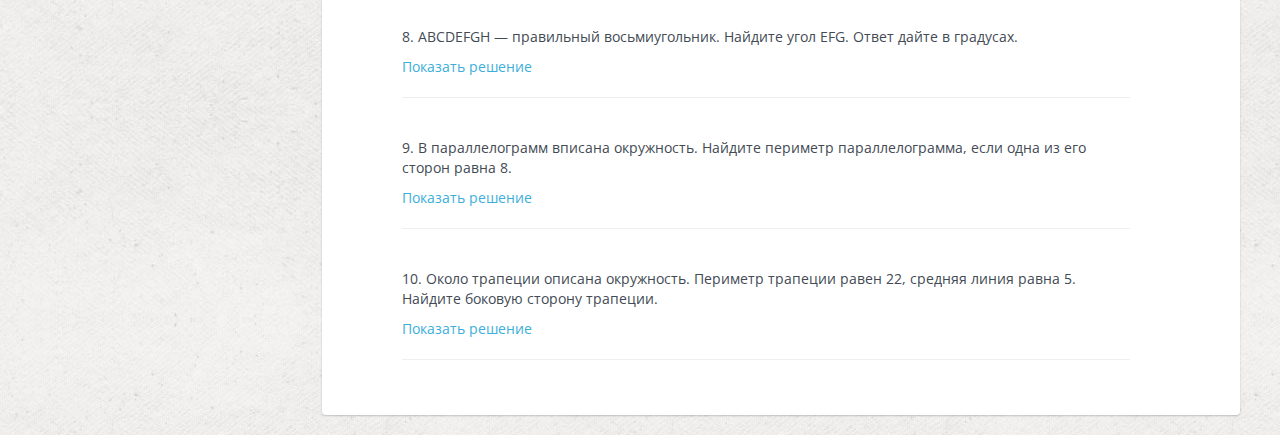
<file: quadrangles.html>
<!DOCTYPE html>
<html lang="ru">
	<head>
		<meta charset="utf-8">
		<link rel="stylesheet" href="css/site.min.css">
		<link rel="stylesheet" href="css/best.css">
            <link href="http://fonts.googleapis.com/css?family=Open+Sans:400,300,600,800,700,400italic,600italic,700italic,800italic,300italic" rel="stylesheet" type="text/css">
		<title>ОГЭ - Геометрия</title>
		<script type="text/javascript" src="js/site.min.js"></script>
            <script src="https://ajax.googleapis.com/ajax/libs/jquery/3.5.1/jquery.min.js"></script>
            <script>
                  $(document).ready(function(){
                        $("#p1").click(function(){
                              $("#a1").slideToggle();
                        });
                        $("#p2").click(function(){
                              $("#a2").slideToggle();
                        });
                        $("#p3").click(function(){
                              $("#a3").slideToggle();
                        });
                        $("#p4").click(function(){
                              $("#a4").slideToggle();
                        });
                        $("#p5").click(function(){
                              $("#a5").slideToggle();
                        });
                        $("#p6").click(function(){
                              $("#a6").slideToggle();
                        });
                        $("#p7").click(function(){
                              $("#a7").slideToggle();
                        });
                        $("#p8").click(function(){
                              $("#a8").slideToggle();
                        });
                        $("#p9").click(function(){
                              $("#a9").slideToggle();
                        });
                        $("#p10").click(function(){
                              $("#a10").slideToggle();
                        });
                  });
            </script>
	</head>

	<body class="body-page">
		<a name="top"></a>
		<div class="sidebar" id="sidebar">
			<a href="index.html">
				<div>
					<center><h3>Все темы</h3></center>
				</div>
			</a>
			<hr class="dashed" />
			<div class="list-group">
				<a href="#theory" class="list-group-item">
                	<h4 class="list-group-item-heading" style="color: #76a900;">ТЕОРИЯ</h4>
            	</a>
            	<a href="#theme1" class="list-group-item"><img width="30" height="30" src="images/pi.png">&nbsp;&nbsp;Четырехугольники</a>
            	<a href="#theme2" class="list-group-item"><img width="30" height="30" src="images/alpha.png">&nbsp;&nbsp;Параллелограмм</a>
            	<a href="#theme3" class="list-group-item"><img width="30" height="30" src="images/u.png">&nbsp;&nbsp;Ромб</a>
            	<a href="#theme4" class="list-group-item"><img width="30" height="30" src="images/omega.png">&nbsp;&nbsp;Трапеция</a>
            	<a href="#theme5" class="list-group-item"><img width="30" height="30" src="images/abciss.png">&nbsp;&nbsp;Правильные многоугольники</a>
			</div>
			<div class="list-group" style="margin-bottom: 0px;">
                        <a href="#practice" class="list-group-item">
                  <h4 class="list-group-item-heading" style="color: #76a900; margin-top: 8px; margin-left: 10px;">ПРАКТИКА</h4>
                  </a>
                  </div>
		</div>

		<a name="theory"></a>
		<div class="content-page">
			<div class="main">
				<div class="panel panel-success">
            		<div class="panel-heading">
                		<center><h1 class="panel-title" style="font-size: 20px; color: white;">Теория</h1></center>
            		</div>
            		<div class="panel-body azaza">
            			<a name="theme1"></a>
            			<h3>Четырехугольники</h3>
            			<img src="images/quadrangles/1.png" class="img-small img-center">
            			<ul>
            				<li><strong>Четырехугольник</strong> – это фигура, которая состоит из четырёх точек (вершин) и четырёх отрезков (сторон), которые последовательно соединяют вершины.</li>
            				<li>Четырёхугольник называется выпуклым, если он расположен в одной полуплоскости относительно прямой, которая содержит любую из его сторон.</li>
            				<li>Сумма углов выпуклого четырёхугольника равна 360°:<br />&nbsp;&nbsp;&nbsp;&nbsp;&nbsp;∠A+∠B+∠C+∠D=360°.</li>
            				<li>Сумма внутренних углов четырехугольника pавна 360°:<br />&nbsp;&nbsp;&nbsp;&nbsp;&nbsp;∠A+∠B+∠C+∠D=360°.</li>
            				<li>Не существует четырёхугольников, у которых все углы острые или все углы тупые.</li>
            				<li>Каждый угол четырёхугольника всегда меньше суммы трёх остальных углов:<br />&nbsp;&nbsp;&nbsp;&nbsp;&nbsp;∠A   <  ∠B+∠C+∠D,   ∠B < ∠A+∠C+∠D,<br />&nbsp;&nbsp;&nbsp;&nbsp;&nbsp;∠C   <  ∠A+∠B+∠D,   ∠D < ∠A+∠B+∠D.</li>
            				<li>Каждая сторона четырёхугольника всегда меньше суммы трёх остальных сторон:<br />&nbsp;&nbsp;&nbsp;&nbsp;&nbsp;AB< BC+CD+DA,      BC < CD+DA+ AB,<br />&nbsp;&nbsp;&nbsp;&nbsp;&nbsp;CD < BC+ DA+ AB,   DA < BC+CD+ AB.</li>
            			</ul>
            			<br />
            			<h4 class="zapomni">Вписанная в четырехугольник и описанная около четырехугольника окружность</h4>

            			<div style="text-align: center;">
            				<div style="display: inline-block !important; width: 49%; max-height: 300px !important; max-height: 200px !important;"><img src="images/quadrangles/2.png" style="max-height: 150px; display: block;"></div>
            				<div style="display: inline-block; width: 49%;"style="text-align: left;">
            					<h5 class="zapomni"><strong>Свойства вписанной в четырехугольник окружности:</strong></h5>
            					<blockquote class="zapomnil">
            						<ul>
            							<li>Если четырехугольник описан около окружности, то сумма двух его противолежащих сторон равна сумме двух других его сторон.</li>
            						</ul>
            					</blockquote>
            				</div>
            			</div>
            			<br />

            			<div style="text-align: center;">
            				<div style="display: inline-block !important; width: 49%; max-width: 300px !important; max-height: 200px !important;"><img src="images/quadrangles/3.png" style="max-height: 200px; display: block;"></div>
            				<div style="display: inline-block; width: 49%;"style="text-align: left;">
            					<h5 class="zapomni"><strong>Признаки описанной около четырехугольника окружности:</strong></h5>
            					<blockquote class="zapomnil">
            						<ul>
            							<li>Если в четырехугольнике сумма двух его противолежащих сторон равна сумме двух других его сторон, то в четырехугольник можно вписать окружность.</li>
            						</ul>
            					</blockquote>
            				</div>
            			</div>
            			<br />

            			<a name="theme2"></a>
            			<h3>Параллелограмм</h3>
            			<ul>
            				<li><strong>Параллелограмм</strong> - это четырехугольник, у которого противоположные стороны попарно параллельны.</li>
            			</ul>
            			<img src="images/quadrangles/4.png" class="img-small img-center">
            			<h5 class="zapomni"><strong>Свойства:</strong></h5>
            			<ul>
            				<li>Противоположные стороны параллелограмма равны:<br />&nbsp;&nbsp;&nbsp;&nbsp;&nbsp;AB = CD, BC = AD</li>
            				<li>Противоположные стороны параллелограмма параллельны:<br />&nbsp;&nbsp;&nbsp;&nbsp;&nbsp;AB || CD, BC || AD</li>
            				<li>Противоположные углы параллелограмма равны:<br />&nbsp;&nbsp;&nbsp;&nbsp;&nbsp;∠ABC = ∠CDA, ∠BCD = ∠DAB</li>
            				<li>Сумма углов прилегающих к любой стороне равна 180°:<br />&nbsp;&nbsp;&nbsp;&nbsp;&nbsp;∠ABC + ∠BCD = ∠BCD + ∠CDA = ∠CDA + ∠DAB = ∠DAB + ∠DAB = 180°</li>
            				<li>Каждая диагональ параллелограмма делит его на два равных треугольника.</li>
            				<li>Две диагонали делят параллелограмм на две пары равных треугольников.</li>
            				<li>Диагонали параллелограмма точкой пересечения делят друг друга пополам.</li>
            				<li>Точка пересечения диагоналей называется центром симметрии параллелограмма.</li>
            				<li>Параллелограмм имеет две диагонали – длинную – AC и короткую – BD.</li>
            				<li>В параллелограмм можно вписать окружность тогда и только тогда, когда он является ромбом.</li>
            				<li>Около параллелограмма можно описать окружность тогда и только тогда, когда он является прямоугольником.</li>
            			</ul>
            			<br />
            			<h5 class="zapomni"><strong>Площадь параллелограмма:</strong></h5>
            			<blockquote class="zapomnil">
            				<ul>
            					<li><strong>S = a∙h</strong>, где a – основание, h – высота.</li>
            				</ul>
            			</blockquote>

            			<a name="theme3"></a>
            			<h3>Ромб</h3>
            			<ul>
            				<li><strong>Ромб</strong> — это параллелограмм, который имеет равные стороны. Если у ромба все углы прямые, тогда он называется квадратом.</li>
            			</ul>
            			<img src="images/quadrangles/5.png" class="img-small img-center">
            			<h5 class="zapomni"><strong>Свойства:</strong></h5>
            			<ul>
            				<li>Имеет все свойства параллелограмма.</li>
            				<li>Все стороны равны:<br />&nbsp;&nbsp;&nbsp;&nbsp;&nbsp;АВ = ВС = СD = AD</li>
            				<li>Диагонали пересекаются под прямым углом:<br />&nbsp;&nbsp;&nbsp;&nbsp;&nbsp;AC ┴ BD</li>
            				<li>Диагонали являются биссектрисами его углов:<br />&nbsp;&nbsp;&nbsp;&nbsp;&nbsp;∠BAC = ∠CAD, ∠ABD = ∠DBC, ∠BCA = ∠ACD, ∠ADB = ∠BDC</li>
            				<li>Все высоты равны:<br />&nbsp;&nbsp;&nbsp;&nbsp;&nbsp;BN = DL = BM = DK</li>
            				<li>В ромб можно вписать окружность.</li>
            				<li>Около ромба нельзя описать окружность.</li>
            			</ul>
            			<br />
            			<h5 class="zapomni"><strong>Площадь ромба:</strong></h5>
            			<blockquote class="zapomnil">
            				<ol>
            					<li><strong>S = a∙h</strong>, где a – основание, h – высота.</li>
            					<li><strong>S = <img src="images/quadrangles/form/1_2.png" style="max-height: 40px;">d<sub>1</sub>∙d<sub>2</sub> </strong>, где d<sub>1</sub> и d<sub>2</sub> – диагонали.</li>
            				</ol>
            			</blockquote>

            			<a name="theme4"></a>
            			<h3>Трапеция</h3>
            			<ul>
            				<li><strong>Трапеция</strong> — это четырехугольник, у которого две стороны параллельны, а две другие стороны не параллельны или трапецией называется четырехугольник, у которого одна пара противоположных сторон параллельна, и стороны не равны между собой.</li>
            			</ul>
            			<img src="images/quadrangles/6.png" class="img-small img-center">
            			<h5 class="zapomni"><strong>Свойства:</strong></h5>
            			<ul>
            				<li>AD и BC – основания, AB, CD – боковые стороны.</li>
            				<li>AD || BC</li>
            				<li>Если боковые стороны трапеции равны, то такая трапеция будет называться равнобедренной.</li>
            				<li>Если у трапеции есть прямые углы при боковой стороне, то такая трапеция называется прямоугольной.</li>
            				<li>Если в трапецию можно вписать в окружность, то трапеция равнобедренная</li>
            				<li>В трапецию можно вписать окружность, если AD + BC = AB + CD</li>
            			</ul>
            			<br />
            			<h5 class="zapomni"><strong>Средняя линия трапеции:</strong></h5>
            			<p>Средняя линия KL – отрезок, соединяющий середины боковых сторон.</p>
            			<ul>
            				<li>AD || KL и KL || BC</li>
            				<li>AK = KB, CL = LD</li>
            				<li><img src="images/quadrangles/form/1.png" style="max-height: 30px;"></li>
            			</ul>
            			<br />
            			<div style="text-align: center;">
            				<div style="display: inline-block !important; width: 49%; max-width: 300px !important; max-height: 200px !important;"><img src="images/quadrangles/7.png"></div>
            				<div style="display: inline-block; width: 49%;">
            					<h5 class="zapomni"><strong>Площадь трапеции:</strong></h5>
            					<blockquote class="zapomnil">
            						<ul>
            							<li>S = <img src="images/quadrangles/form/2.png" style="max-height: 30px;">∙h = KL∙ h, где h – высота </li>
            						</ul>
            					</blockquote>
            				</div>
            			</div>
            			<br />

            			<div style="text-align: center;">
            				<div style="display: inline-block !important; width: 49%; max-width: 300px !important; max-height: 200px !important;"><img src="images/quadrangles/8.png"></div>
            				<div style="display: inline-block; width: 49%;">
            					<h5 class="zapomni"><strong>Свойства диагоналей:</strong></h5>
            					<blockquote class="zapomnil">
            						<ul>
            							<li>ΔOBC и ΔAOD – образованные диагоналями и основаниями подобны (ΔOBC ∼ ΔAOD)</li>
            							<li>Коэффициент подобия <img src="images/quadrangles/form/3.png" style="max-height: 40px;"></li>
            						</ul>
            					</blockquote>
            				</div>
            			</div>
            			<br />

            			<div style="text-align: center;">
            				<div style="display: inline-block !important; width: 49%; max-width: 300px !important; max-height: 200px !important;"><img src="images/quadrangles/9.png"></div>
            				<div style="display: inline-block; width: 49%;">
            					<blockquote class="zapomnil">
            						<ul>
            							<li>ΔABO и ΔOCD –образованные диагоналями и боковыми сторонами будут иметь одинаковую площадь (S<sub>ABO</sub> = S<sub>OCD</sub>)</li>
            						</ul>
            					</blockquote>
            				</div>
            			</div>
            			<br /><br />

            			<h4 class="zapomni"><strong>Равнобедренная трапеция:</strong></h4>
            			<img src="images/quadrangles/10.png" class="img-small img-center" style="max-width: 400px !important; margin-left: 0px !important;">
            			<h5 class="zapomni">Свойства:</h5>
            			<ul>
            				<li>Боковые стороны равны: AB = CD</li>
            				<li>Углы при основании равны: ∠B = ∠C, ∠A = ∠D</li>
            				<li>Диагонали равны: AC = BD</li>
            			</ul>
            			<br />

            			<h4 class="zapomni"><strong>Прямоугольная трапеция:</strong></h4>
            			<img src="images/quadrangles/11.png" class="img-small img-center" style="max-width: 400px !important; margin-left: 0px !important;">
            			<h5 class="zapomni">Свойства:</h5>
            			<ul>
            				<li>∠A = ∠B = 90°</li>
            				<li>Высота и боковая сторона трапеции, прилежащая к прямому углу, совпадают.</li>
            			</ul>
            			<br />

            			<a name="theme5"></a>
            			<h3>Правильные многоугольники</h3>
            			<p>Многоугольником называется часть площади, которая ограничена замкнутой ломаной линией, не пересекающей сама себя.</p>
            			<img src="images/quadrangles/12.png" class="img-small img-center">
            			<br />
            			<ul>
            				<li><strong>Правильный многоугольник</strong> — это многоугольник, у которого все стороны и углы равны.</li>
            			</ul>
            			<div style="text-align: center;">
            				<div style="display: inline-block; width: 40%;"><img src="images/quadrangles/13.png" class="img-small img-center"></div>
            				<div style="display: inline-block; width: 40%;"><img src="images/quadrangles/14.png" class="img-small img-center"></div>
            			</div>

            			<h5 class="zapomni"><strong>Свойства:</strong></h5>
            			<ol>
            				<li>Все стороны равны:<br />&nbsp;&nbsp;&nbsp;&nbsp;&nbsp;a1 = a2 = a3 = a4 = ... = a<sub>n</sub></li>
            				<li>Все углы равны:<br />&nbsp;&nbsp;&nbsp;&nbsp;&nbsp;α<sub>1</sub> = α<sub>2</sub> = α<sub>3</sub> = ... = α<sub>n-1</sub> = α<sub>n</sub></li>
            				<li>Центр вписанной окружности совпадает c центром описанной окружности, образуя центр многоугольника O</li>
            				<li>Все биссектрисы углов между сторонами равны и проходят через центр правильного многоугольника O</li>
            				<li>Сумма всех углов n-угольника равна:<br />&nbsp;&nbsp;&nbsp;&nbsp;&nbsp;180° · (n – 2)</li>
            				<li>Градусная величина угла n-угольника равна: <img src="images/quadrangles/form/4.png" style="max-height: 40px;"></li>
            				<li>Около любого правильного n-угольника можно описать окружность</li>
            				<li>В любой правильный n-угольник можно вписать окружность</li>
            			</ol>
            			<br />

            		</div>
            	</div>

            	<hr class="dashed"><br>

            	<a name="practice"></a>
            	<div class="panel panel-primary">
            		<div class="panel-heading">
                		<center><h1 class="panel-title" style="font-size: 20px; color: white;">Практика</h1></center>
            		</div>
            		<div class="panel-body azaza">
                        <br />

            		<p>1. Периметр параллелограмма равен 48 см. Найдите стороны параллелограмма, если разность двух сторон равна 3 см.</p>
                        <a id="p1" class="answer">Показать решение</a>
                        <div id="a1"><img src="images/quadrangles/practice/a_1.png" class="img-big"></div>
                        <hr /><br />

                        <p>2. Найдите углы параллелограмма ABCD, если: a) ∠A = 84°; б) ∠CAD=16°, ∠ACD = 37°.</p>
                        <a id="p2" class="answer">Показать решение</a>
                        <div id="a2"><img src="images/quadrangles/practice/a_2.png" class="img-big"></div>
                        <hr /><br />

                        <p>3. Сторона ромба равна 6 см, а один из углов равен 150°. Найдите площадь ромба.</p>
                        <a id="p3" class="answer">Показать решение</a>
                        <div id="a3"><img src="images/quadrangles/practice/a_3.png" class="img-big"></div>
                        <hr /><br />

                        <p>4. Острый угол параллелограмма равен 30°, а высоты, проведенные из вершины тупого угла, равны 2 см и 3 см. Найдите площадь параллелограмма.</p>
                        <a id="p4" class="answer">Показать решение</a>
                        <div id="a4"><img src="images/quadrangles/practice/a_4.png" class="img-big"></div>
                        <hr /><br />

                        <p>5. Один из углов равнобедренной трапеции равен 68°. Найдите остальные углы трапеции.</p>
                        <a id="p5" class="answer">Показать решение</a>
                        <div id="a5"><img src="images/quadrangles/practice/a_5.png" class="img-big"></div>
                        <hr /><br />

                        <p>6. Найдите площадь прямоугольной трапеции, у которой две меньшие стороны равны 6 см, а больший угол равен 135°.</p>
                        <a id="p6" class="answer">Показать решение</a>
                        <div id="a6"><img src="images/quadrangles/practice/a_6.png" class="img-big"></div>
                        <hr /><br />

                        <p>7. Сумма трех углов выпуклого четырехугольника равна 300°. Найдите четвертый угол. Ответ дайте в градусах.</p>
                        <a id="p7" class="answer">Показать решение</a>
                        <div id="a7"><img src="images/quadrangles/practice/a_7.png" class="img-big"></div>
                        <hr /><br />

                        <p>8. ABCDEFGH — правильный восьмиугольник. Найдите угол EFG. Ответ дайте в градусах.</p>
                        <a id="p8" class="answer">Показать решение</a>
                        <div id="a8"><img src="images/quadrangles/practice/a_8.png" class="img-big"></div>
                        <hr /><br />

                        <p>9. В параллелограмм вписана окружность. Найдите периметр параллелограмма, если одна из его сторон равна 8.</p>
                        <a id="p9" class="answer">Показать решение</a>
                        <div id="a9"><img src="images/quadrangles/practice/a_9.png" class="img-big"></div>
                        <hr /><br />

                        <p>10. Около трапеции описана окружность. Периметр трапеции равен 22, средняя линия равна 5. Найдите боковую сторону трапеции.</p>
                        <a id="p10" class="answer">Показать решение</a>
                        <div id="a10"><img src="images/quadrangles/practice/a_10.png" class="img-big"></div>
                        <hr /><br />

            		</div>
            	</div>

			</div>
		</div>

		<script>
                  $("#a1").slideToggle(10);
                  $("#a2").slideToggle(10);
                  $("#a3").slideToggle(10);
                  $("#a4").slideToggle(10);
                  $("#a5").slideToggle(10);
                  $("#a6").slideToggle(10);
                  $("#a7").slideToggle(10);
                  $("#a8").slideToggle(10);
                  $("#a9").slideToggle(10);
                  $("#a10").slideToggle(10);
			//var scrollPos = $(this).scrollTop();
			var sidebar = document.getElementById("sidebar");
			var sb_h = 800;
            sb_h = sidebar.offsetHeight;
			var wnd_h = document.documentElement.clientHeight;
			window.onscroll = function() { myFunction() };
			var last = window.pageYOffset;
			var offset = 0;
			var speed = 10;

			function myFunction() {
				var st = $(this).scrollTop();
				var ls = window.pageYOffset;
				var sb_pos = window.getComputedStyle(sidebar).top;
				sb_pos = parseInt(sb_pos, 10);
				//var bottomSize = (window.pageYOffset + wnd_h) - (sb_pos + sb_h);
				var bottomSize = wnd_h - (sb_h + offset);
				var topSize =  offset + 30;
				//if (st > scrollPos){
				if(ls > last) {
					// down
					//alert('(' + window.pageYOffset + ' + ' + wnd_h + ') - (' + sb_pos + ' + ' + sb_h + ') = ' + bottomSize);
					if(bottomSize >= 30) {
						fakepos = window.pageYOffset + wnd_h - sb_h - 30;
						sidebar.style.position = "fixed";
						//sidebar.style.transform = 'translateY(' + (wnd_h - sb_h - 30) + 'px)';
						sidebar.style.transform = 'translateY(' + offset + 'px)';
						//sidebar.style.backgroundColor = 'red';

					} else {
						sidebar.style.position = "fixed";
						sidebar.style.transform = 'translateY(' + offset + 'px)';
						sidebar.style.backgroundColor = '#fbfbfb';
						offset = offset - speed;
					}
				} else {
					// up
					if(topSize >= 30) {
						//alert(topSize);
						sidebar.style.position = "fixed";
						//sidebar.style.backgroundColor = 'green';
						sidebar.style.transform = 'translateY(' + offset + 'px)';

					} else {
						//sidebar.style.transform = 'translateY(' + (wnd_h - sb_h - 30 - (last - ls)) + 'px)';
						sidebar.style.transform = 'translateY(' + offset + 'px)';
						sidebar.style.backgroundColor = '#fbfbfb';
						offset = offset + speed;
					}
				}
				scrollPos = st;
				last = ls;
			}
		</script>
	</body>
</html>
</file>
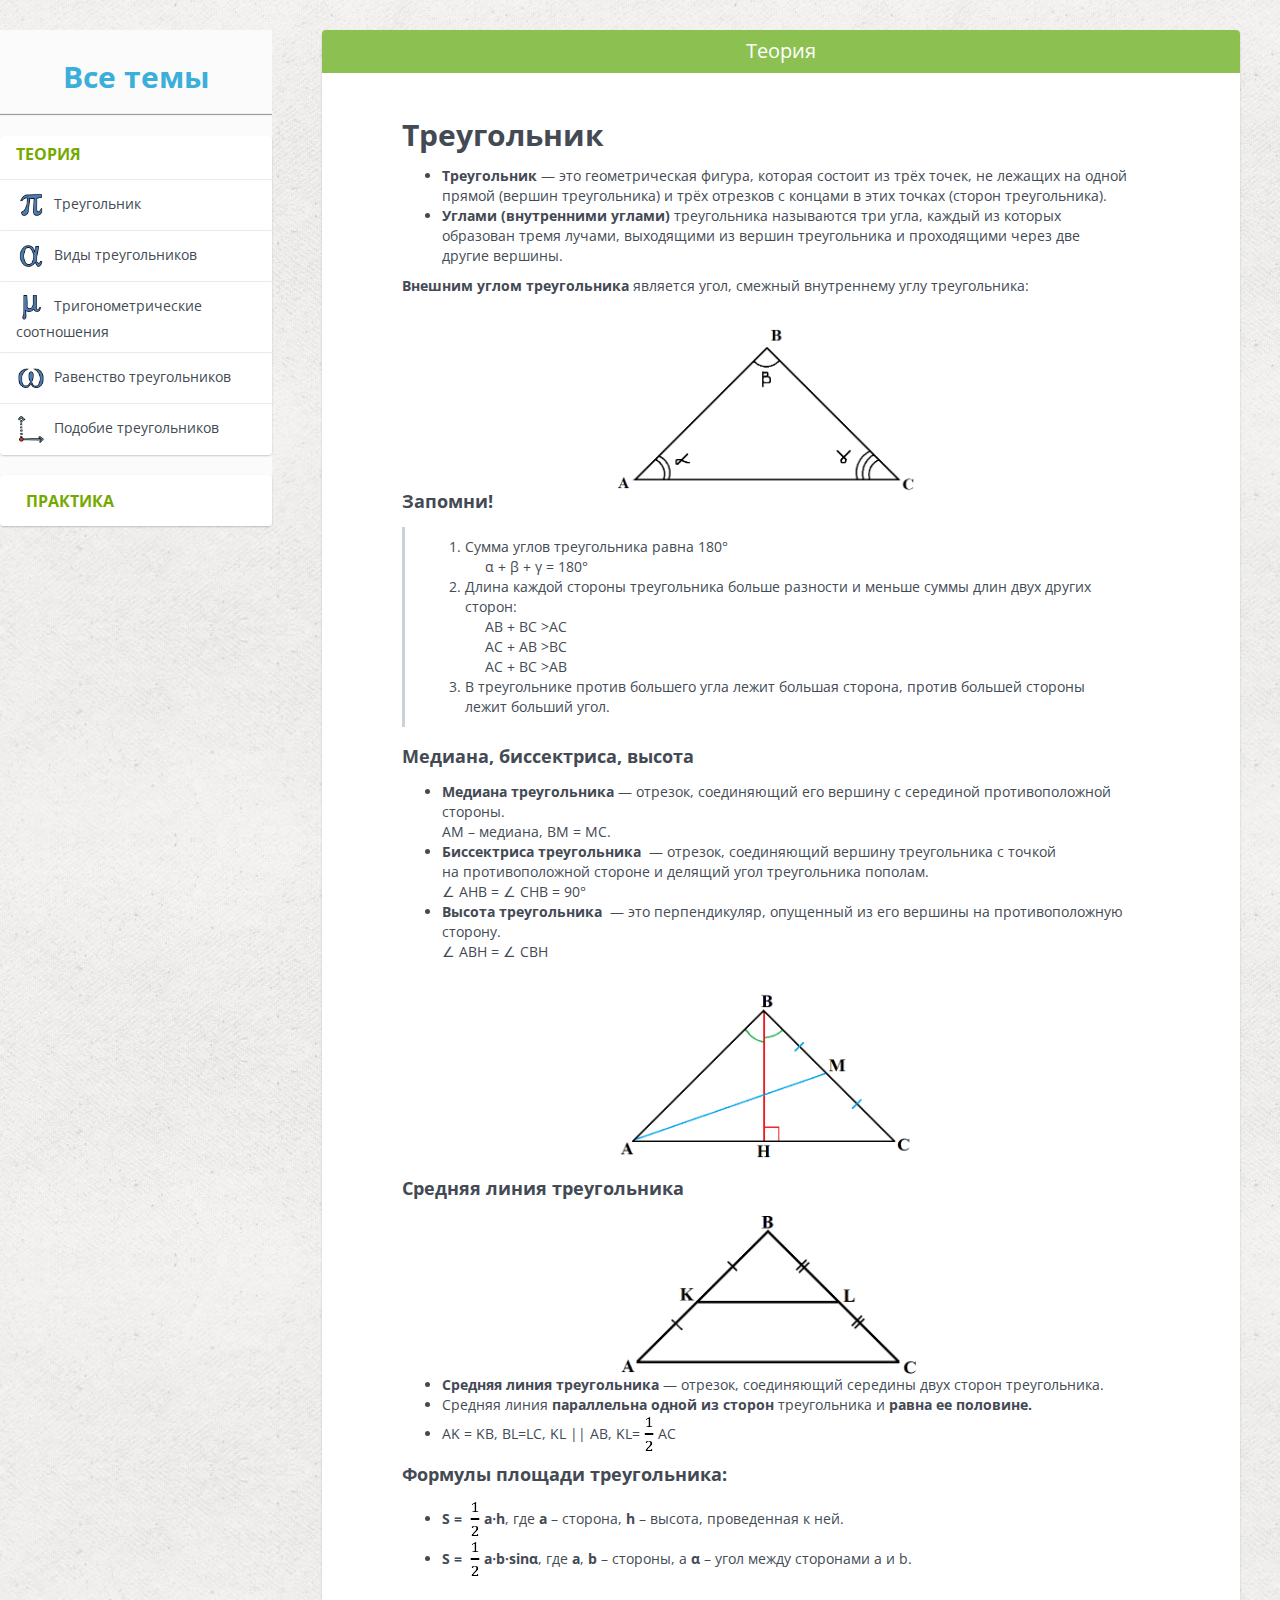
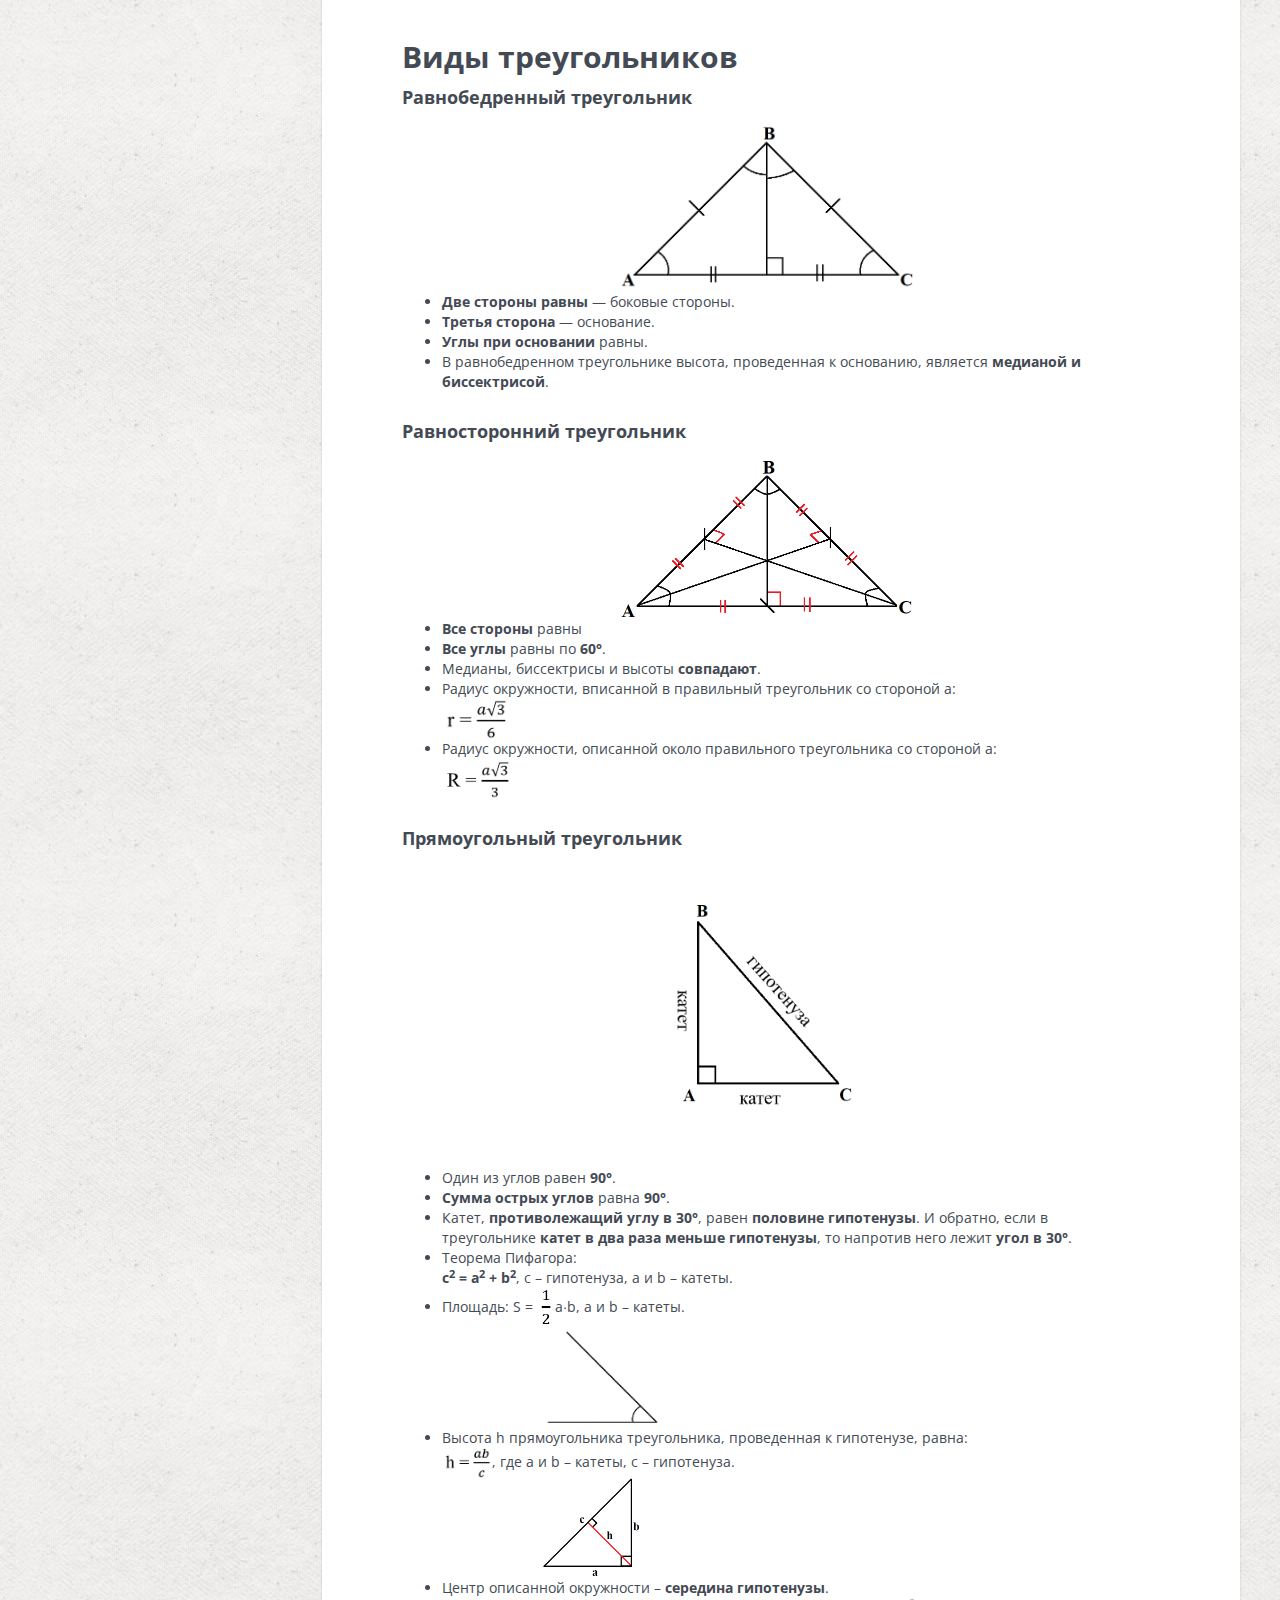
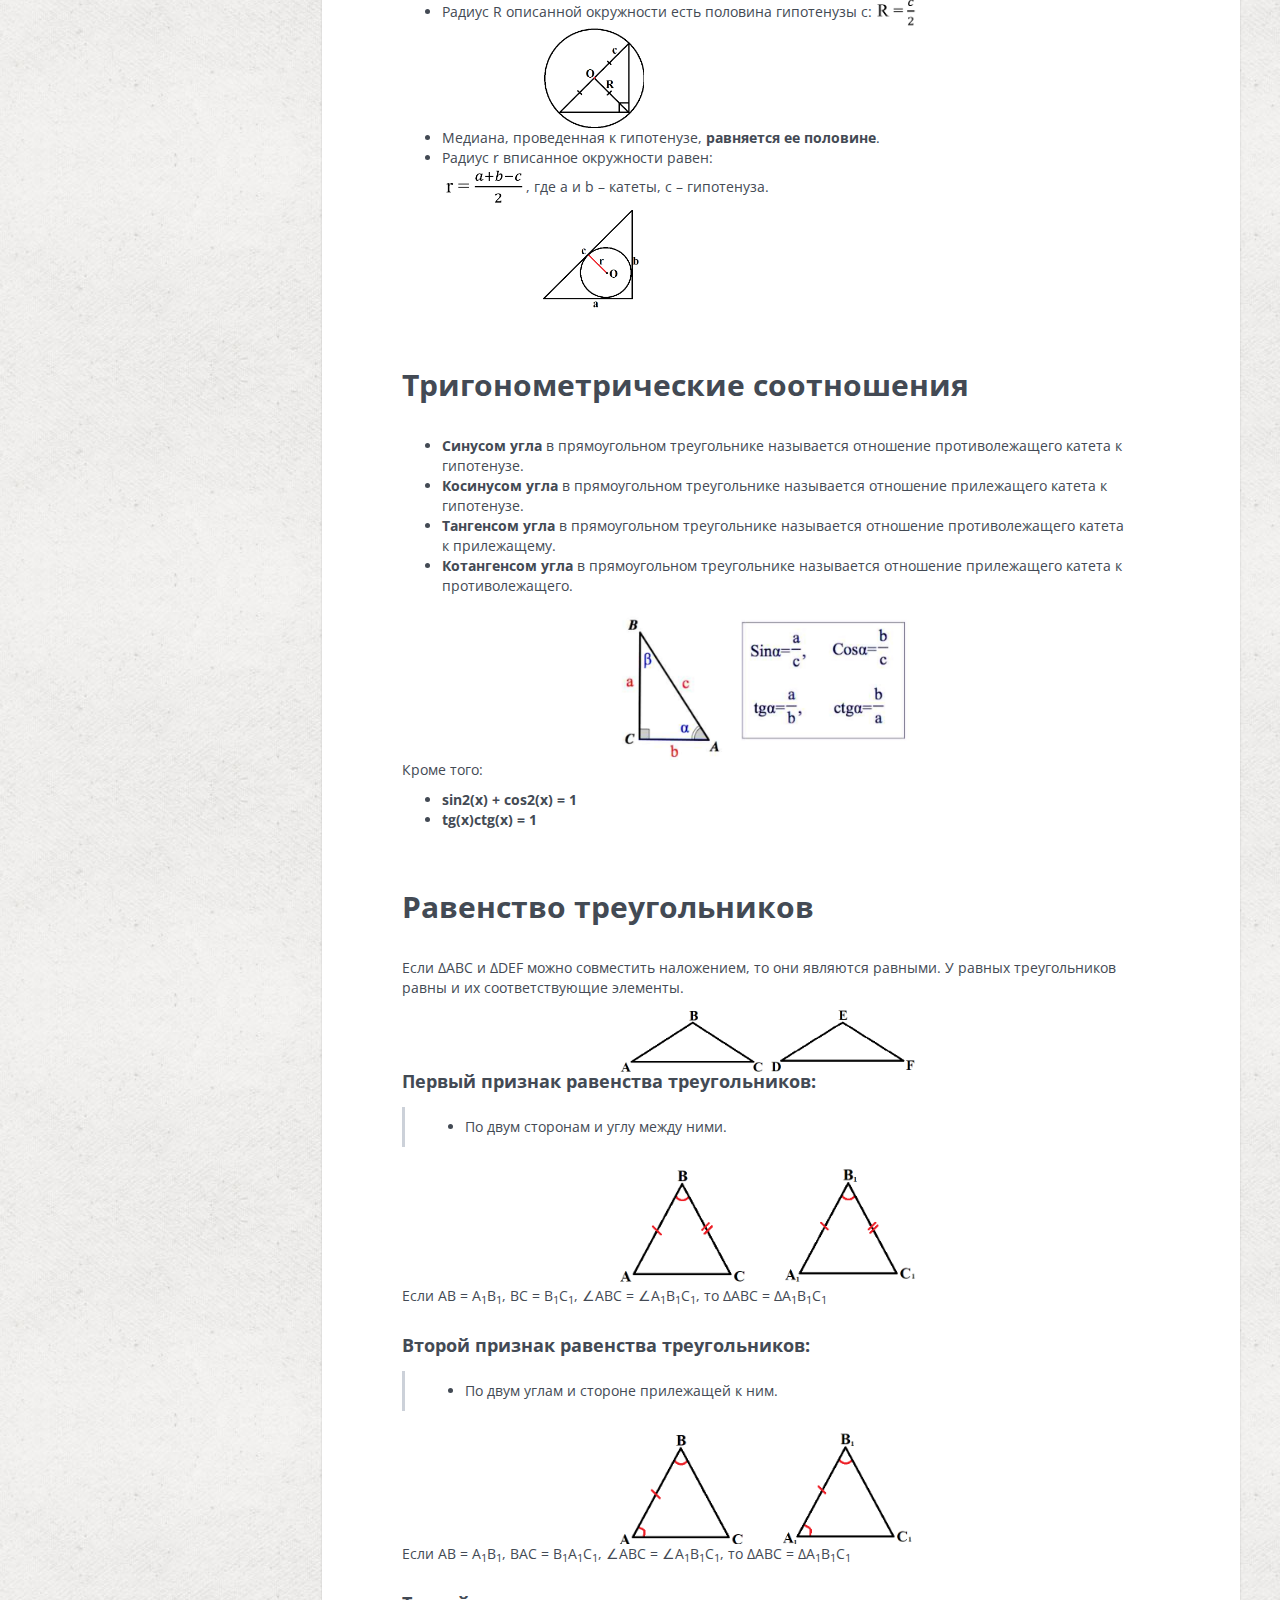
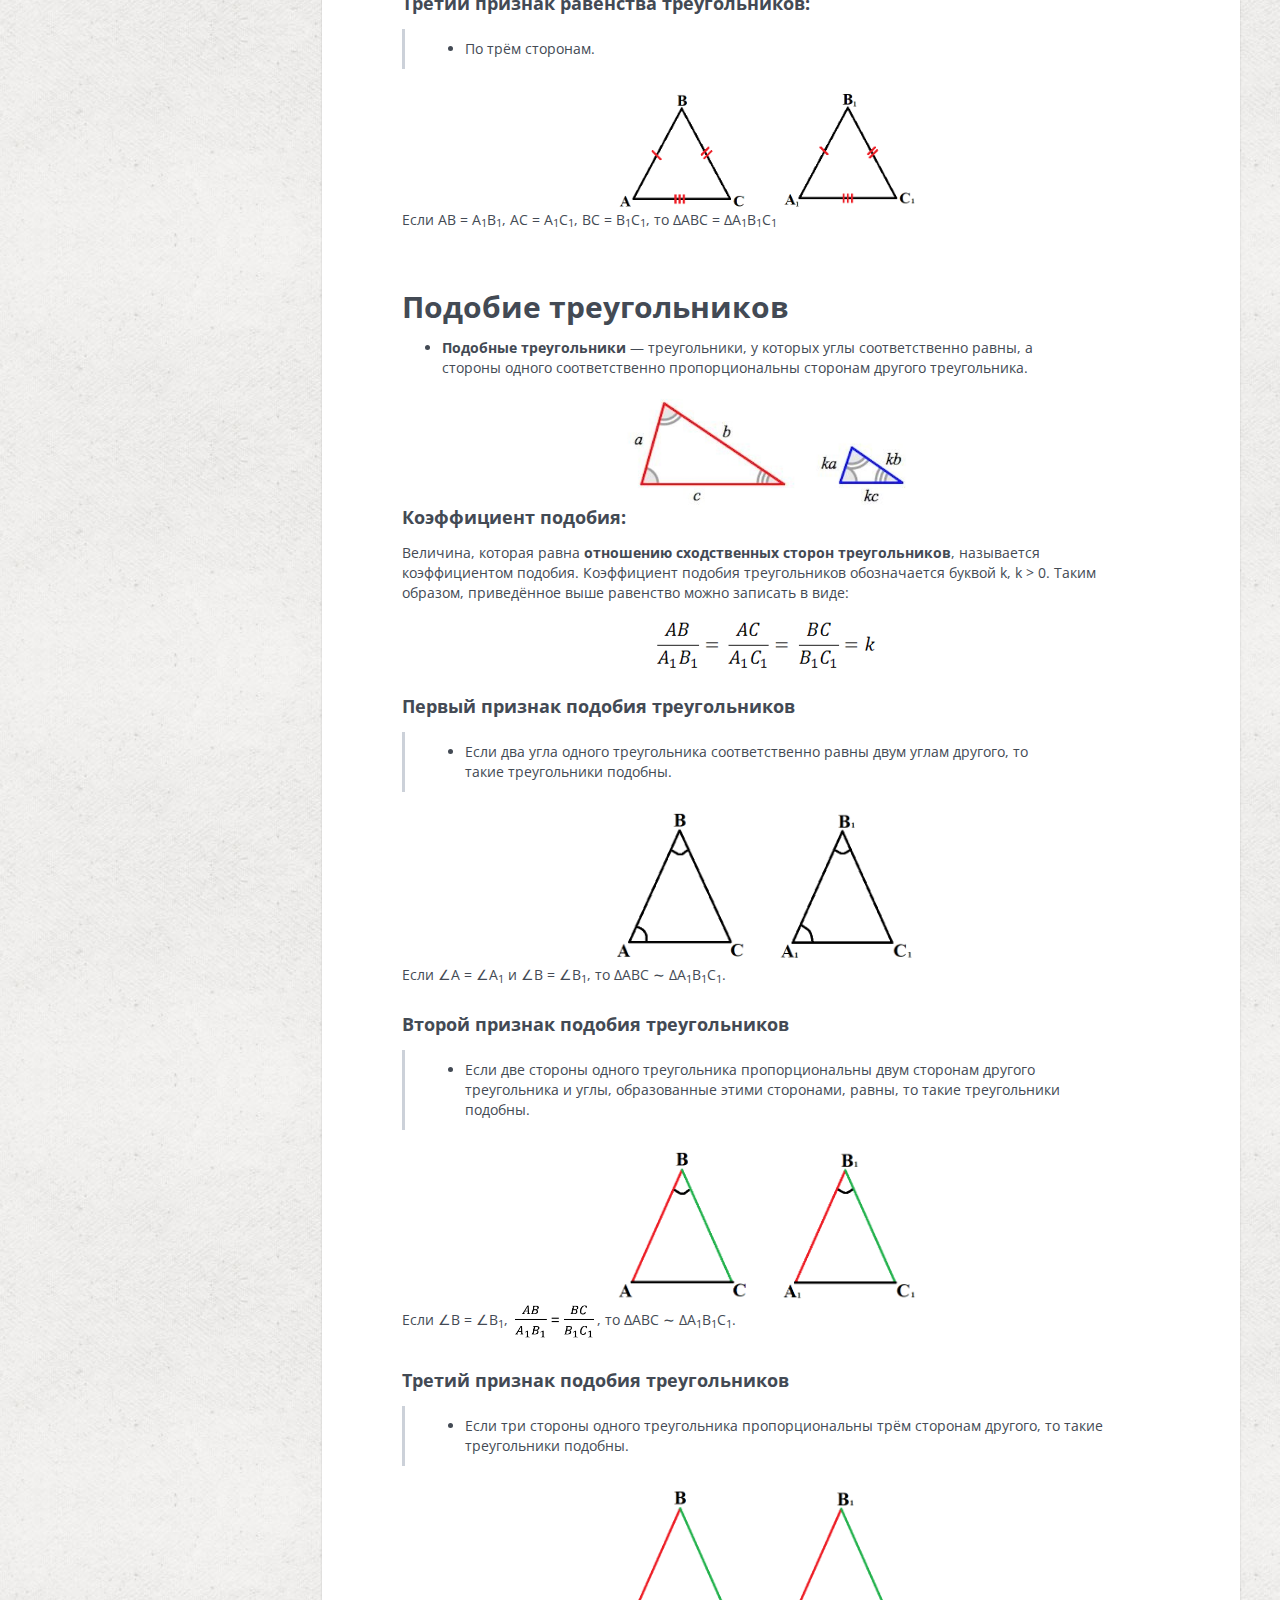
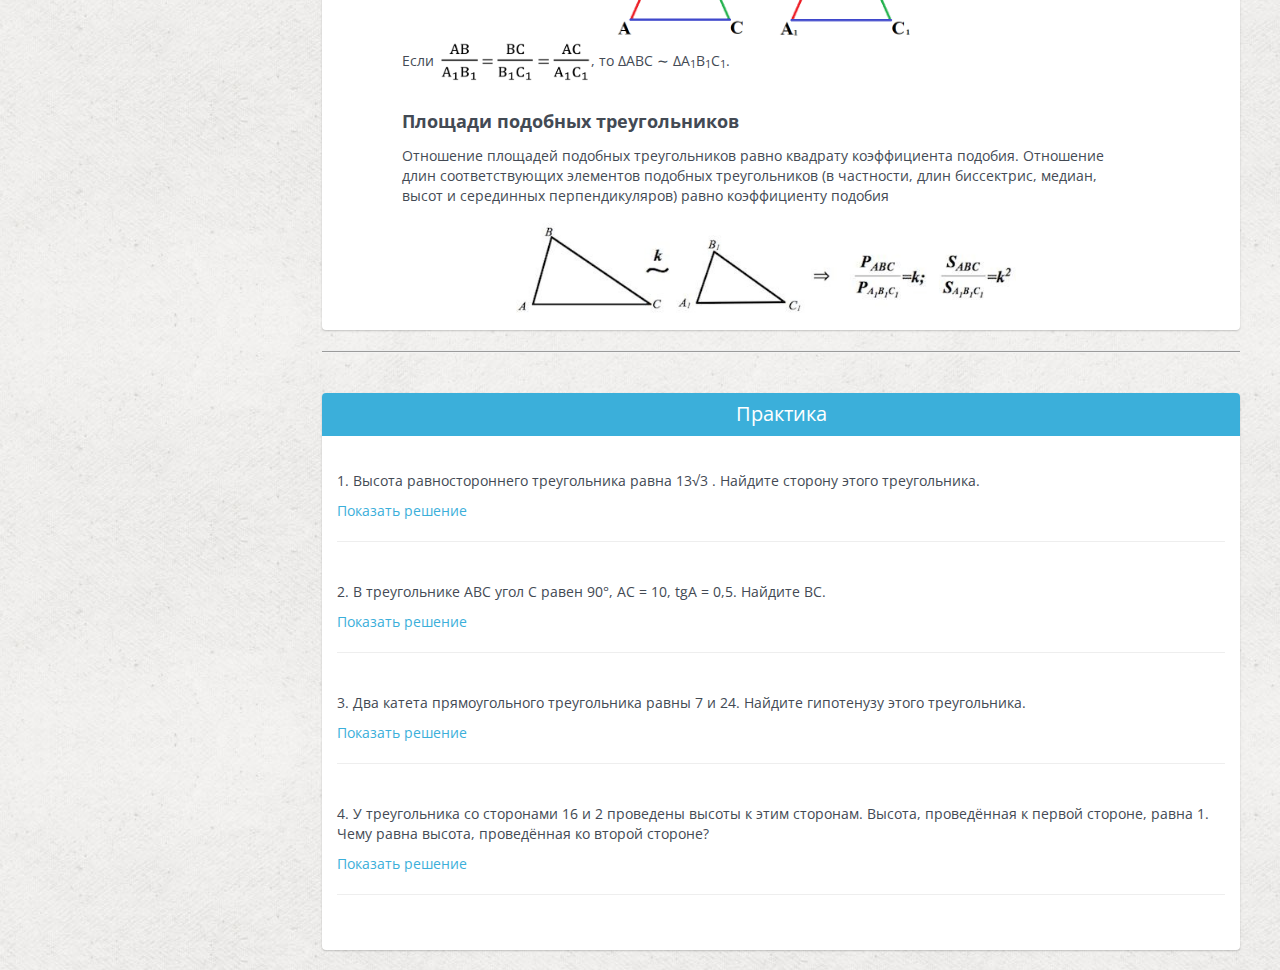
<file: triangles.html>
<!DOCTYPE html>
<html lang="ru">
	<head>
		<meta charset="utf-8">
		<link rel="stylesheet" href="css/site.min.css">
		<link rel="stylesheet" href="css/best.css">
    	<link href="http://fonts.googleapis.com/css?family=Open+Sans:400,300,600,800,700,400italic,600italic,700italic,800italic,300italic" rel="stylesheet" type="text/css">
		<title>ОГЭ - Геометрия</title>
		<script type="text/javascript" src="js/site.min.js"></script>
        <script src="https://ajax.googleapis.com/ajax/libs/jquery/3.5.1/jquery.min.js"></script>
            <script>
                  $(document).ready(function(){
                        $("#p1").click(function(){
                              $("#a1").slideToggle();
                        });
                        $("#p2").click(function(){
                              $("#a2").slideToggle();
                        });
                        $("#p3").click(function(){
                              $("#a3").slideToggle();
                        });
                        $("#p4").click(function(){
                              $("#a4").slideToggle();
                        });
                  });
            </script>
	</head>

	<body class="body-page">
		<a name="top"></a>
		<div class="sidebar" id="sidebar">
			<a href="index.html">
				<div>
					<center><h3>Все темы</h3></center>
				</div>
			</a>
			<hr class="dashed" />
			<div class="list-group">
				<a href="#theory" class="list-group-item">
                	<h4 class="list-group-item-heading" style="color: #76a900;">ТЕОРИЯ</h4>
            	</a>
            	<a href="#theme1" class="list-group-item"><img width="30" height="30" src="images/pi.png">&nbsp;&nbsp;Треугольник</a>
            	<a href="#theme2" class="list-group-item"><img width="30" height="30" src="images/alpha.png">&nbsp;&nbsp;Виды треугольников</a>
            	<a href="#theme3" class="list-group-item"><img width="30" height="30" src="images/u.png">&nbsp;&nbsp;Тригонометрические соотношения</a>
            	<a href="#theme4" class="list-group-item"><img width="30" height="30" src="images/omega.png">&nbsp;&nbsp;Равенство треугольников</a>
            	<a href="#theme5" class="list-group-item"><img width="30" height="30" src="images/abciss.png">&nbsp;&nbsp;Подобие треугольников</a>
			</div>
			<div class="list-group" style="margin-bottom: 0px;">
                <a href="#practice" class="list-group-item">
                    <h4 class="list-group-item-heading" style="color: #76a900; margin-top: 8px; margin-left: 10px;">ПРАКТИКА</h4>
                </a>
            </div>
		</div>

		<a name="theory"></a>
		<div class="content-page">
			<div class="main">
				<div class="panel panel-success">
            		<div class="panel-heading">
                		<center><h1 class="panel-title" style="font-size: 20px; color: white;">Теория</h1></center>
            		</div>
            		<div class="panel-body azaza">
            			<a name="theme1"></a>
            			<h3>Треугольник</h3>
            			<ul>
            				<li><strong>Треугольник</strong> — это геометрическая фигура, которая состоит из трёх точек, не лежащих на одной прямой (вершин треугольника) и трёх отрезков с концами в этих точках (сторон треугольника).</li>
            				<li><strong>Углами (внутренними углами)</strong> треугольника называются три угла, каждый из которых образован тремя лучами, выходящими из вершин треугольника и проходящими через две другие вершины.</li>
            			</ul>
            			<p><strong>Внешним углом треугольника</strong> является угол, смежный внутреннему углу треугольника:</p>
            			<br /><img src="images/triangles/1.png" class="img-small img-center">
            			<h5 class="zapomni"><strong>Запомни!</strong></h5>
            			<blockquote class="zapomnil">
            				<ol>
            					<li>Сумма углов треугольника равна 180°<br />&nbsp;&nbsp;&nbsp;&nbsp;&nbsp;α + β + γ = 180°</li>
            					<li>Длина каждой стороны треугольника больше разности и меньше суммы длин двух других сторон:<br />&nbsp;&nbsp;&nbsp;&nbsp;&nbsp;AB + BC >AC<br />&nbsp;&nbsp;&nbsp;&nbsp;&nbsp;AC + AB >BC<br />&nbsp;&nbsp;&nbsp;&nbsp;&nbsp;AC + BC >AB</li>
            					<li>В треугольнике против большего угла лежит большая сторона, против большей стороны лежит больший угол.</li>
            				</ol>
            			</blockquote>
            			<h5 class="zapomni">Медиана, биссектриса, высота</h5>
            			<ul>
            				<li><strong>Медиана треугольника</strong> — отрезок, соединяющий его вершину с серединой противоположной стороны.<br />AM – медиана, BM = MC.</li>
            				<li><strong>Биссектриса треугольника </strong> — отрезок, соединяющий вершину треугольника с точкой на противоположной стороне и делящий угол треугольника пополам.<br />∠ AHB = ∠ CHB = 90°</li>
            				<li><strong>Высота треугольника </strong> — это перпендикуляр, опущенный из его вершины на противоположную сторону.<br />∠ ABH = ∠ CBH</li>
            			</ul>
            			<br /><img src="images/triangles/2.png" class="img-small img-center">
            			<br />
            			<h5 class="zapomni">Средняя линия треугольника</h5>
            			<img src="images/triangles/3.png" class="img-small img-center">
            			<ul>
            				<li><strong>Средняя линия треугольника</strong> — отрезок, соединяющий середины двух сторон треугольника.</li>
        					<li>Средняя линия <strong>параллельна одной из сторон</strong> треугольника и <strong>равна ее половине.</strong></li>
        					<li>AK = KB, BL=LC, KL || AB, KL=<img src="images/triangles/form/1_2.png" style="max-height: 40px;">AC </li>
       					</ul>
            			
            			<h5 class="zapomni">Формулы площади треугольника:</h5>
            			<ul>
            				<li><strong>S = <img src="images/triangles/form/1_2.png" style="max-height: 40px;">a∙h</strong>, где <strong>a</strong> – сторона, <strong>h</strong> – высота, проведенная к ней.</li>
            				<li><strong>S = <img src="images/triangles/form/1_2.png" style="max-height: 40px;">a∙b∙sinα</strong>, где <strong>a</strong>, <strong>b</strong> – стороны, а <strong>α</strong> – угол между сторонами a и b.</li>
            			</ul>
            			<br />

            			<a name="theme2"></a>
            			<h3>Виды треугольников</h3>
            			<h5 class="zapomni">Равнобедренный треугольник</h5>
            			<img src="images/triangles/4.png" class="img-small img-center">
            			<ul>
            				<li><strong>Две стороны равны</strong> — боковые стороны.</li>
            				<li><strong>Третья сторона</strong> — основание.</li>
            				<li><strong>Углы при основании</strong> равны.</li>
            				<li>В равнобедренном треугольнике высота, проведенная к основанию, является <strong>медианой и биссектрисой</strong>.</li>
            			</ul>
            			
            			<br />
            			<h5 class="zapomni">Равносторонний треугольник</h5>
            			<img src="images/triangles/5.png" class="img-small img-center">
            			<ul>
       			     		<li><strong>Все стороны</strong> равны</li>
        		    		<li><strong>Все углы</strong> равны по <strong>60°</strong>.</li>
        		    		<li>Медианы, биссектрисы и высоты <strong>совпадают</strong>.</li>
        		    		<li>Радиус окружности, вписанной в правильный треугольник со стороной a:<br /><img src="images/triangles/form/1.png" style="max-height: 40px;"></li>
        		    		<li>Радиус окружности, описанной около правильного треугольника со стороной a:<br /><img src="images/triangles/form/2.png" style="max-height: 40px;"></li>
        		    	</ul>
            			<br />

            			<h5 class="zapomni">Прямоугольный треугольник</h5>
            			<img src="images/triangles/6.png" class="img-small img-center"style="max-height: 400px !important; max-width: 400px !important;">
            			<ul>
      			      		<li>Один из углов равен <strong>90°</strong>.</li>
        		    		<li><strong>Сумма острых углов</strong> равна <strong>90°</strong>.</li>
        		    		<li>Катет, <strong>противолежащий углу в 30°</strong>, равен <strong>половине гипотенузы</strong>. И обратно, если в треугольнике <strong>катет в два раза меньше гипотенузы</strong>, то напротив него лежит <strong>угол в 30°</strong>.</li>
        		    		<li>Теорема Пифагора:<br /><strong>с<sup>2</sup> = a<sup>2</sup> + b<sup>2</sup></strong>, с – гипотенуза, a и b – катеты.</li>
        		    		<li>Площадь: S = <img src="images/triangles/form/1_2.png" style="max-height: 40px;">a∙b, a и b – катеты.<br /><img src="images/intro/1.png" class="img-small"></li>
        		    		<li>Высота h прямоугольника треугольника, проведенная к гипотенузе, равна:<br /><img src="images/triangles/form/3.png" style="max-height: 30px;">, где a и b – катеты, с – гипотенуза.<br /><img src="images/triangles/7.png" class="img-small"></li>
        		    		<li>Центр описанной окружности – <strong>середина гипотенузы</strong>.</li>
        		    		<li>Радиус R описанной окружности есть половина гипотенузы с: <img src="images/triangles/form/4.png" style="max-height: 30px;"><br /><img src="images/triangles/8.png" class="img-small"></li>
        		    		<li>Медиана, проведенная к гипотенузе, <strong>равняется ее половине</strong>.</li>
            				<li>Радиус r вписанное окружности равен:<br /><img src="images/triangles/form/5.png" style="max-height: 40px;">, где a и b – катеты, с – гипотенуза.<br /><img src="images/triangles/9.png" class="img-small"></li>
            			</ul>
            			<br />

            			<a name="theme3"></a>
            			<h3>Тригонометрические соотношения</h3>
            			<br />
            			<ul>
            				<li><strong>Синусом угла</strong> в прямоугольном треугольнике называется отношение противолежащего катета к гипотенузе.</li>
            				<li><strong>Косинусом угла</strong> в прямоугольном треугольнике называется отношение прилежащего катета к гипотенузе.</li>
            				<li><strong>Тангенсом угла</strong> в прямоугольном треугольнике называется отношение противолежащего катета к прилежащему.</li>
            				<li><strong>Котангенсом угла</strong> в прямоугольном треугольнике называется отношение прилежащего катета к противолежащего.</li>
            			</ul>
            			<img src="images/triangles/10.png" class="img-small img-center">
            			<p>Кроме того:</p>
            			<ul>
            				<li><strong>sin2(x) + cos2(x) = 1</strong></li>
            				<li><strong>tg(x)ctg(x) = 1</strong></li>
            			</ul>
            			<br />

            			<a name="theme4"></a>
            			<h3>Равенство треугольников</h3>
            			<br />
            			<p>Если ΔAВC и ΔDEF можно совместить наложением, то они являются равными. У равных треугольников равны и их соответствующие элементы.</p>
            			<img src="images/triangles/11.png" class="img-small img-center">
            			<h5 class="zapomni"><strong>Первый признак равенства треугольников:</strong></h5>
            			<blockquote class="zapomnil">
            				<ul>
            					<li>По двум сторонам и углу между ними.</li>
            				</ul>
            			</blockquote>
            			<img src="images/triangles/12.png" class="img-small img-center">
            			<p>Если AB = A<sub>1</sub>B<sub>1</sub>, BC = B<sub>1</sub>C<sub>1</sub>, ∠ABC = ∠A<sub>1</sub>B<sub>1</sub>C<sub>1</sub>, то ΔABC = ΔA<sub>1</sub>B<sub>1</sub>C<sub>1</sub></p>
            			<br />
            			<h5 class="zapomni"><strong>Второй признак равенства треугольников:</strong></h5>
            			<blockquote class="zapomnil">
            				<ul>
            					<li>По двум углам и стороне прилежащей к ним.</li>
            				</ul>
            			</blockquote>
            			<img src="images/triangles/13.png" class="img-sub img-center">
            			<p>Если AB = A<sub>1</sub>B<sub>1</sub>, BAC = B<sub>1</sub>A<sub>1</sub>C<sub>1</sub>, ∠ABC = ∠A<sub>1</sub>B<sub>1</sub>C<sub>1</sub>, то ΔABC = ΔA<sub>1</sub>B<sub>1</sub>C<sub>1</sub></p>
            			<br />
            			<h5 class="zapomni"><strong>Третий признак равенства треугольников:</strong></h5>
            			<blockquote class="zapomnil">
            				<ul>
            					<li>По трём сторонам.</li>
            				</ul>
            			</blockquote>
            			<img src="images/triangles/14.png" class="img-small img-center">
            			<p>Если AB = A<sub>1</sub>B<sub>1</sub>, AC = A<sub>1</sub>C<sub>1</sub>, BC = B<sub>1</sub>C<sub>1</sub>, то ΔABC = ΔA<sub>1</sub>B<sub>1</sub>C<sub>1</sub></p>
            			<br />

            			<a name="theme5"></a>
            			<h3>Подобие треугольников</h3>
            			<ul>
            				<li><strong>Подобные треугольники</strong> — треугольники, у которых углы соответственно равны, а стороны одного соответственно пропорциональны сторонам другого треугольника.</li>
            			</ul>
            			<img src="images/triangles/15.jpg" class="img-small img-center">
            			<h5 class="zapomni"><strong>Коэффициент подобия:</strong></h5>
            			<p>Величина, которая равна <strong>отношению сходственных сторон треугольников</strong>, называется коэффициентом подобия. Коэффициент подобия треугольников обозначается буквой k, k > 0. Таким образом, приведённое выше равенство можно записать в виде:</p>
            			<img src="images/triangles/16.png" class="img-small img-center">
            			<br />
            			<h5 class="zapomni"><strong>Первый признак подобия треугольников</strong></h5>
            			<blockquote class="zapomnil">
            				<ul>
            					<li>Если два угла одного треугольника соответственно равны двум углам другого, то такие треугольники подобны.</li>
            				</ul>
            			</blockquote>
            			<img src="images/triangles/17.png" class="img-small img-center">
            			<p>Если ∠A = ∠A<sub>1</sub> и ∠B = ∠B<sub>1</sub>, то ΔABC ∼ ΔA<sub>1</sub>B<sub>1</sub>C<sub>1</sub>.</p>
            			<br />

            			<h5 class="zapomni"><strong>Второй признак подобия треугольников</strong></h5>
            			<blockquote class="zapomnil">
            				<ul>
            					<li>Если две стороны одного треугольника пропорциональны двум сторонам другого треугольника и углы, образованные этими сторонами, равны, то такие треугольники подобны.</li>
            				</ul>
            			</blockquote>
            			<img src="images/triangles/18.png" class="img-small img-center">
            			<p>Если ∠B = ∠B<sub>1</sub>, <img src="images/triangles/form/6.png" style="max-height: 40px;">, то ΔABC ∼ ΔA<sub>1</sub>B<sub>1</sub>C<sub>1</sub>.</p>
            			<br />

            			<h5 class="zapomni"><strong>Третий признак подобия треугольников</strong></h5>
            			<blockquote class="zapomnil">
            				<ul>
            					<li>Если три стороны одного треугольника пропорциональны трём сторонам другого, то такие треугольники подобны.</li>
            				</ul>
            			</blockquote>
            			<img src="images/triangles/19.png" class="img-small img-center">
            			<p>Если <img src="images/triangles/form/7.png" style="max-height: 40px;">, то ΔABC ∼ ΔA<sub>1</sub>B<sub>1</sub>C<sub>1</sub>.</p>
            			<br />

            			<h5 class="zapomni"><strong>Площади подобных треугольников</strong></h5>
            			<p>Отношение площадей подобных треугольников равно квадрату коэффициента подобия. Отношение длин соответствующих элементов подобных треугольников (в частности, длин биссектрис, медиан, высот и серединных перпендикуляров) равно коэффициенту подобия</p>
            			<img src="images/triangles/20.jpg" class="img-small img-center" style="max-width: 500px !important;">
            		</div>
            	</div>

            	<hr class="dashed"><br>

            	<a name="practice"></a>
            	<div class="panel panel-primary">
            		<div class="panel-heading">
                		<center><h1 class="panel-title" style="font-size: 20px; color: white;">Практика</h1></center>
            		</div>
            		<div class="panel-body">
            			<br />

                              <p>1. Высота равностороннего треугольника равна 13√3 . Найдите сторону этого треугольника.</p>
                              <a id="p1" class="answer">Показать решение</a>
                              <div id="a1"><img src="images/triangles/practice/a_1.png" class="img-big"></div>
                              <hr /><br />

                              <p>2. В треугольнике ABC угол C равен 90°, AC = 10, tgA = 0,5. Найдите BC.</p>
                              <a id="p2" class="answer">Показать решение</a>
                              <div id="a2"><img src="images/triangles/practice/a_2.png" class="img-big"></div>
                              <hr /><br />

                              <p>3. Два катета прямоугольного треугольника равны 7 и 24. Найдите гипотенузу этого треугольника.</p>
                              <a id="p3" class="answer">Показать решение</a>
                              <div id="a3"><img src="images/triangles/practice/a_3.png" class="img-big"></div>
                              <hr /><br />

                              <p>4. У треугольника со сторонами 16 и 2 проведены высоты к этим сторонам. Высота, проведённая к первой стороне, равна 1. Чему равна высота, проведённая ко второй стороне?</p>
                              <a id="p4" class="answer">Показать решение</a>
                              <div id="a4"><img src="images/triangles/practice/a_4.png" class="img-big"></div>
                              <hr /><br />
            		</div>
            	</div>

			</div>
		</div>

		<script>
            $("#a1").slideToggle(10);
            $("#a2").slideToggle(10);
            $("#a3").slideToggle(10);
            $("#a4").slideToggle(10);
			//var scrollPos = $(this).scrollTop();
			var sidebar = document.getElementById("sidebar");
			var sb_h = 800;
            sb_h = sidebar.offsetHeight;
            //alert(sidebar.offsetHeight);
			var wnd_h = document.documentElement.clientHeight;
			window.onscroll = function() { myFunction() };
			var last = window.pageYOffset;
			var offset = 0;
			var speed = 10;

			function myFunction() {
				var st = $(this).scrollTop();
				var ls = window.pageYOffset;
				var sb_pos = window.getComputedStyle(sidebar).top;
				sb_pos = parseInt(sb_pos, 10);
				//var bottomSize = (window.pageYOffset + wnd_h) - (sb_pos + sb_h);
				var bottomSize = wnd_h - (sb_h + offset);
				var topSize =  offset + 30;
				//if (st > scrollPos){
				if(ls > last) {
					// down
					//alert('(' + window.pageYOffset + ' + ' + wnd_h + ') - (' + sb_pos + ' + ' + sb_h + ') = ' + bottomSize);
					if(bottomSize >= 30) {
						fakepos = window.pageYOffset + wnd_h - sb_h - 30;
						sidebar.style.position = "fixed";
						//sidebar.style.transform = 'translateY(' + (wnd_h - sb_h - 30) + 'px)';
						sidebar.style.transform = 'translateY(' + offset + 'px)';
						//sidebar.style.backgroundColor = 'red';

					} else {
						sidebar.style.position = "fixed";
						sidebar.style.transform = 'translateY(' + offset + 'px)';
						sidebar.style.backgroundColor = '#fbfbfb';
						offset = offset - speed;
					}
				} else {
					// up
					if(topSize >= 30) {
						//alert(topSize);
						sidebar.style.position = "fixed";
						//sidebar.style.backgroundColor = 'green';
						sidebar.style.transform = 'translateY(' + offset + 'px)';

					} else {
						//sidebar.style.transform = 'translateY(' + (wnd_h - sb_h - 30 - (last - ls)) + 'px)';
						sidebar.style.transform = 'translateY(' + offset + 'px)';
						sidebar.style.backgroundColor = '#fbfbfb';
						offset = offset + speed;
					}
				}
				scrollPos = st;
				last = ls;
			}
		</script>
	</body>
</html>
</file>
<file: css/best.css>
.body-index {
	background-color: #f1f2f6;
	background-image: url(../images/background40.jpg);
}
.body-page {
	background-color: #f1f2f6;
	background-image: url(../images/background40.jpg);
	padding-top: 30px;
}
img {
	max-width: 100%;
}
html {
	scroll-behavior: smooth;
}

.azaza {
	padding: 15px 110px 15px 80px;
}
.zapomni {
	margin-top: 0px;
}
.zapomnil {
	font-size: 14px;
}
.img-small {
	max-height: 100px;
	margin-left: 100px;
	max-width: 200px;
}
.img-center {
	margin-left: auto !important;
	margin-right: auto !important;
	display: block !important;
	max-width: 300px !important;
	max-height: 200px !important;
}
.img-zapomni {
	max-height: 130px !important;
	max-width: 250px !important;
}
.img-big {
	margin-left: auto !important;
	margin-right: auto !important;
	display: block !important;
	max-width: 65% !important;
	max-height: auto !important;
}
.img-side {
	max-width: 300px !important;
	max-height: 200px !important;
}
.sidebar {
	display: block;
	float: left;
	background-color: red;
	width: 272px;
	height: auto;
	position: relative;
	background-color: #fbfbfb;
	margin-left: 0px;
	transition: 0.1s;
	/*background-image: url(../images/background40.jpg);*/
}
.sticky-bottom {
	transition: 0.1s;
	position: fixed;
}
.sticky-up {
	transition: 0.1s;
	position: fixed;
}
.content-page {
	padding-left: 322px;
	padding-right: 40px;
}
.content-index {
	padding-left: 50px;
	padding-right: 50px;
}
.main {
	
}
.maintable {
	padding: 10px 20px 10px 20px;
	margin-top: 50px;
	display: table;
}
.cell {
	padding-right: 10px;
	padding-left: 10px;
	display: table-cell;
}
.text {
	text-align: center;
	margin-top: 7%;
}
.jumbotron {
	background-color: #A0D468;
}
.scale {
	transition: 0.8s;
}
.scale:hover {
	transform: scale(1.1);
}
.dashed {
	padding-bottom: 1px;
	background-color: #9b9b9b;
	border-bottom:1px solid #F4F4F4;
}
.btext {
	color: #76a900;
	font-weight: bold;
}

.answer {
	cursor: pointer;
}
</file>
<file: css/site.min.css>
/*
 * bootflat 2.0.4
 *
 * Description: BOOTFLAT is an open source Flat UI KIT based on Bootstrap 3.3.0 CSS framework. It provides a faster, easier and less repetitive way for web developers to create elegant web apps.
 *
 * Homepage: http://bootflat.github.com/
 *
 * By @Flathemes <info@flathemes.com>
 *
 * Last modify time: 2015-04-29
 *
 * Licensed under the MIT license. Please see LICENSE for more information.
 *
 * Copyright 2013 FLATHEMES.
 *
 */

html{font-family:sans-serif;-webkit-text-size-adjust:100%;-ms-text-size-adjust:100%}body{margin:0}article,aside,details,figcaption,figure,footer,header,hgroup,main,menu,nav,section,summary{display:block}audio,canvas,progress,video{display:inline-block;vertical-align:baseline}audio:not([controls]){display:none;height:0}[hidden],template{display:none}a{background-color:transparent}a:active,a:hover{outline:0}b,strong{font-weight:700}dfn{font-style:italic}h1{margin:.67em 0}mark{color:#000;background:#ff0}sub,sup{position:relative;font-size:75%;line-height:0;vertical-align:baseline}sup{top:-.5em}sub{bottom:-.25em}img{border:0}svg:not(:root){overflow:hidden}hr{height:0;-webkit-box-sizing:content-box;-moz-box-sizing:content-box;box-sizing:content-box}pre{overflow:auto}code,kbd,pre,samp{font-size:1em}button,input,optgroup,select,textarea{margin:0;font:inherit;color:inherit}button{overflow:visible}button,select{text-transform:none}button,html input[type=button],input[type=reset],input[type=submit]{-webkit-appearance:button;cursor:pointer}button[disabled],html input[disabled]{cursor:default}button::-moz-focus-inner,input::-moz-focus-inner{padding:0;border:0}input[type=checkbox],input[type=radio]{-webkit-box-sizing:border-box;-moz-box-sizing:border-box;box-sizing:border-box;padding:0}input[type=number]::-webkit-inner-spin-button,input[type=number]::-webkit-outer-spin-button{height:auto}input[type=search]::-webkit-search-cancel-button,input[type=search]::-webkit-search-decoration{-webkit-appearance:none}textarea{overflow:auto}optgroup{font-weight:700}table{border-spacing:0;border-collapse:collapse}td,th{padding:0}@media print{*,:after,:before{color:#000!important;text-shadow:none!important;background:transparent!important;-webkit-box-shadow:none!important;box-shadow:none!important}a,a:visited{text-decoration:underline}a[href]:after{content:" (" attr(href) ")"}abbr[title]:after{content:" (" attr(title) ")"}a[href^="#"]:after,a[href^="javascript:"]:after{content:""}blockquote,pre{border:1px solid #999;page-break-inside:avoid}thead{display:table-header-group}img,tr{page-break-inside:avoid}img{max-width:100%!important}h2,h3,p{orphans:3;widows:3}h2,h3{page-break-after:avoid}select{background:#fff!important}.navbar{display:none}.btn>.caret,.dropup>.btn>.caret{border-top-color:#000!important}.label{border:1px solid #000}.table{border-collapse:collapse!important}.table td,.table th{background-color:#fff!important}.table-bordered td,.table-bordered th{border:1px solid #ddd!important}}@font-face{font-family:'Glyphicons Halflings';src:url(../fonts/glyphicons-halflings-regular.eot);src:url(../fonts/glyphicons-halflings-regular.eot?#iefix) format('embedded-opentype'),url(../fonts/glyphicons-halflings-regular.woff) format('woff'),url(../fonts/glyphicons-halflings-regular.ttf) format('truetype'),url(../fonts/glyphicons-halflings-regular.svg#glyphicons_halflingsregular) format('svg')}.glyphicon{position:relative;top:1px;display:inline-block;font-family:'Glyphicons Halflings';font-style:normal;font-weight:400;line-height:1;-webkit-font-smoothing:antialiased;-moz-osx-font-smoothing:grayscale}.glyphicon-asterisk:before{content:"\2a"}.glyphicon-plus:before{content:"\2b"}.glyphicon-eur:before,.glyphicon-euro:before{content:"\20ac"}.glyphicon-minus:before{content:"\2212"}.glyphicon-cloud:before{content:"\2601"}.glyphicon-envelope:before{content:"\2709"}.glyphicon-pencil:before{content:"\270f"}.glyphicon-glass:before{content:"\e001"}.glyphicon-music:before{content:"\e002"}.glyphicon-search:before{content:"\e003"}.glyphicon-heart:before{content:"\e005"}.glyphicon-star:before{content:"\e006"}.glyphicon-star-empty:before{content:"\e007"}.glyphicon-user:before{content:"\e008"}.glyphicon-film:before{content:"\e009"}.glyphicon-th-large:before{content:"\e010"}.glyphicon-th:before{content:"\e011"}.glyphicon-th-list:before{content:"\e012"}.glyphicon-ok:before{content:"\e013"}.glyphicon-remove:before{content:"\e014"}.glyphicon-zoom-in:before{content:"\e015"}.glyphicon-zoom-out:before{content:"\e016"}.glyphicon-off:before{content:"\e017"}.glyphicon-signal:before{content:"\e018"}.glyphicon-cog:before{content:"\e019"}.glyphicon-trash:before{content:"\e020"}.glyphicon-home:before{content:"\e021"}.glyphicon-file:before{content:"\e022"}.glyphicon-time:before{content:"\e023"}.glyphicon-road:before{content:"\e024"}.glyphicon-download-alt:before{content:"\e025"}.glyphicon-download:before{content:"\e026"}.glyphicon-upload:before{content:"\e027"}.glyphicon-inbox:before{content:"\e028"}.glyphicon-play-circle:before{content:"\e029"}.glyphicon-repeat:before{content:"\e030"}.glyphicon-refresh:before{content:"\e031"}.glyphicon-list-alt:before{content:"\e032"}.glyphicon-lock:before{content:"\e033"}.glyphicon-flag:before{content:"\e034"}.glyphicon-headphones:before{content:"\e035"}.glyphicon-volume-off:before{content:"\e036"}.glyphicon-volume-down:before{content:"\e037"}.glyphicon-volume-up:before{content:"\e038"}.glyphicon-qrcode:before{content:"\e039"}.glyphicon-barcode:before{content:"\e040"}.glyphicon-tag:before{content:"\e041"}.glyphicon-tags:before{content:"\e042"}.glyphicon-book:before{content:"\e043"}.glyphicon-bookmark:before{content:"\e044"}.glyphicon-print:before{content:"\e045"}.glyphicon-camera:before{content:"\e046"}.glyphicon-font:before{content:"\e047"}.glyphicon-bold:before{content:"\e048"}.glyphicon-italic:before{content:"\e049"}.glyphicon-text-height:before{content:"\e050"}.glyphicon-text-width:before{content:"\e051"}.glyphicon-align-left:before{content:"\e052"}.glyphicon-align-center:before{content:"\e053"}.glyphicon-align-right:before{content:"\e054"}.glyphicon-align-justify:before{content:"\e055"}.glyphicon-list:before{content:"\e056"}.glyphicon-indent-left:before{content:"\e057"}.glyphicon-indent-right:before{content:"\e058"}.glyphicon-facetime-video:before{content:"\e059"}.glyphicon-picture:before{content:"\e060"}.glyphicon-map-marker:before{content:"\e062"}.glyphicon-adjust:before{content:"\e063"}.glyphicon-tint:before{content:"\e064"}.glyphicon-edit:before{content:"\e065"}.glyphicon-share:before{content:"\e066"}.glyphicon-check:before{content:"\e067"}.glyphicon-move:before{content:"\e068"}.glyphicon-step-backward:before{content:"\e069"}.glyphicon-fast-backward:before{content:"\e070"}.glyphicon-backward:before{content:"\e071"}.glyphicon-play:before{content:"\e072"}.glyphicon-pause:before{content:"\e073"}.glyphicon-stop:before{content:"\e074"}.glyphicon-forward:before{content:"\e075"}.glyphicon-fast-forward:before{content:"\e076"}.glyphicon-step-forward:before{content:"\e077"}.glyphicon-eject:before{content:"\e078"}.glyphicon-chevron-left:before{content:"\e079"}.glyphicon-chevron-right:before{content:"\e080"}.glyphicon-plus-sign:before{content:"\e081"}.glyphicon-minus-sign:before{content:"\e082"}.glyphicon-remove-sign:before{content:"\e083"}.glyphicon-ok-sign:before{content:"\e084"}.glyphicon-question-sign:before{content:"\e085"}.glyphicon-info-sign:before{content:"\e086"}.glyphicon-screenshot:before{content:"\e087"}.glyphicon-remove-circle:before{content:"\e088"}.glyphicon-ok-circle:before{content:"\e089"}.glyphicon-ban-circle:before{content:"\e090"}.glyphicon-arrow-left:before{content:"\e091"}.glyphicon-arrow-right:before{content:"\e092"}.glyphicon-arrow-up:before{content:"\e093"}.glyphicon-arrow-down:before{content:"\e094"}.glyphicon-share-alt:before{content:"\e095"}.glyphicon-resize-full:before{content:"\e096"}.glyphicon-resize-small:before{content:"\e097"}.glyphicon-exclamation-sign:before{content:"\e101"}.glyphicon-gift:before{content:"\e102"}.glyphicon-leaf:before{content:"\e103"}.glyphicon-fire:before{content:"\e104"}.glyphicon-eye-open:before{content:"\e105"}.glyphicon-eye-close:before{content:"\e106"}.glyphicon-warning-sign:before{content:"\e107"}.glyphicon-plane:before{content:"\e108"}.glyphicon-calendar:before{content:"\e109"}.glyphicon-random:before{content:"\e110"}.glyphicon-comment:before{content:"\e111"}.glyphicon-magnet:before{content:"\e112"}.glyphicon-chevron-up:before{content:"\e113"}.glyphicon-chevron-down:before{content:"\e114"}.glyphicon-retweet:before{content:"\e115"}.glyphicon-shopping-cart:before{content:"\e116"}.glyphicon-folder-close:before{content:"\e117"}.glyphicon-folder-open:before{content:"\e118"}.glyphicon-resize-vertical:before{content:"\e119"}.glyphicon-resize-horizontal:before{content:"\e120"}.glyphicon-hdd:before{content:"\e121"}.glyphicon-bullhorn:before{content:"\e122"}.glyphicon-bell:before{content:"\e123"}.glyphicon-certificate:before{content:"\e124"}.glyphicon-thumbs-up:before{content:"\e125"}.glyphicon-thumbs-down:before{content:"\e126"}.glyphicon-hand-right:before{content:"\e127"}.glyphicon-hand-left:before{content:"\e128"}.glyphicon-hand-up:before{content:"\e129"}.glyphicon-hand-down:before{content:"\e130"}.glyphicon-circle-arrow-right:before{content:"\e131"}.glyphicon-circle-arrow-left:before{content:"\e132"}.glyphicon-circle-arrow-up:before{content:"\e133"}.glyphicon-circle-arrow-down:before{content:"\e134"}.glyphicon-globe:before{content:"\e135"}.glyphicon-wrench:before{content:"\e136"}.glyphicon-tasks:before{content:"\e137"}.glyphicon-filter:before{content:"\e138"}.glyphicon-briefcase:before{content:"\e139"}.glyphicon-fullscreen:before{content:"\e140"}.glyphicon-dashboard:before{content:"\e141"}.glyphicon-paperclip:before{content:"\e142"}.glyphicon-heart-empty:before{content:"\e143"}.glyphicon-link:before{content:"\e144"}.glyphicon-phone:before{content:"\e145"}.glyphicon-pushpin:before{content:"\e146"}.glyphicon-usd:before{content:"\e148"}.glyphicon-gbp:before{content:"\e149"}.glyphicon-sort:before{content:"\e150"}.glyphicon-sort-by-alphabet:before{content:"\e151"}.glyphicon-sort-by-alphabet-alt:before{content:"\e152"}.glyphicon-sort-by-order:before{content:"\e153"}.glyphicon-sort-by-order-alt:before{content:"\e154"}.glyphicon-sort-by-attributes:before{content:"\e155"}.glyphicon-sort-by-attributes-alt:before{content:"\e156"}.glyphicon-unchecked:before{content:"\e157"}.glyphicon-expand:before{content:"\e158"}.glyphicon-collapse-down:before{content:"\e159"}.glyphicon-collapse-up:before{content:"\e160"}.glyphicon-log-in:before{content:"\e161"}.glyphicon-flash:before{content:"\e162"}.glyphicon-log-out:before{content:"\e163"}.glyphicon-new-window:before{content:"\e164"}.glyphicon-record:before{content:"\e165"}.glyphicon-save:before{content:"\e166"}.glyphicon-open:before{content:"\e167"}.glyphicon-saved:before{content:"\e168"}.glyphicon-import:before{content:"\e169"}.glyphicon-export:before{content:"\e170"}.glyphicon-send:before{content:"\e171"}.glyphicon-floppy-disk:before{content:"\e172"}.glyphicon-floppy-saved:before{content:"\e173"}.glyphicon-floppy-remove:before{content:"\e174"}.glyphicon-floppy-save:before{content:"\e175"}.glyphicon-floppy-open:before{content:"\e176"}.glyphicon-credit-card:before{content:"\e177"}.glyphicon-transfer:before{content:"\e178"}.glyphicon-cutlery:before{content:"\e179"}.glyphicon-header:before{content:"\e180"}.glyphicon-compressed:before{content:"\e181"}.glyphicon-earphone:before{content:"\e182"}.glyphicon-phone-alt:before{content:"\e183"}.glyphicon-tower:before{content:"\e184"}.glyphicon-stats:before{content:"\e185"}.glyphicon-sd-video:before{content:"\e186"}.glyphicon-hd-video:before{content:"\e187"}.glyphicon-subtitles:before{content:"\e188"}.glyphicon-sound-stereo:before{content:"\e189"}.glyphicon-sound-dolby:before{content:"\e190"}.glyphicon-sound-5-1:before{content:"\e191"}.glyphicon-sound-6-1:before{content:"\e192"}.glyphicon-sound-7-1:before{content:"\e193"}.glyphicon-copyright-mark:before{content:"\e194"}.glyphicon-registration-mark:before{content:"\e195"}.glyphicon-cloud-download:before{content:"\e197"}.glyphicon-cloud-upload:before{content:"\e198"}.glyphicon-tree-conifer:before{content:"\e199"}.glyphicon-tree-deciduous:before{content:"\e200"}*,:after,:before{-webkit-box-sizing:border-box;-moz-box-sizing:border-box;box-sizing:border-box}html{font-size:10px;-webkit-tap-highlight-color:rgba(0,0,0,0)}body{font-family:"Helvetica Neue",Helvetica,Arial,sans-serif;font-size:14px;line-height:1.42857143;color:#333;background-color:#fff}button,input,select,textarea{font-family:inherit;font-size:inherit;line-height:inherit}a{color:#428bca;text-decoration:none}a:focus,a:hover{color:#2a6496;text-decoration:underline}a:focus{outline:thin dotted;outline:5px auto -webkit-focus-ring-color;outline-offset:-2px}figure{margin:0}img{vertical-align:middle}.carousel-inner>.item>a>img,.carousel-inner>.item>img,.img-responsive,.thumbnail a>img,.thumbnail>img{display:block;max-width:100%;height:auto}.img-rounded{border-radius:6px}.img-thumbnail{display:inline-block;max-width:100%;height:auto;padding:4px;line-height:1.42857143;background-color:#fff;border:1px solid #ddd;border-radius:4px;-webkit-transition:all .2s ease-in-out;-o-transition:all .2s ease-in-out;transition:all .2s ease-in-out}.img-circle{border-radius:50%}hr{margin-top:20px;margin-bottom:20px;border:0;border-top:1px solid #eee}.sr-only{position:absolute;width:1px;height:1px;padding:0;margin:-1px;overflow:hidden;clip:rect(0,0,0,0);border:0}.sr-only-focusable:active,.sr-only-focusable:focus{position:static;width:auto;height:auto;margin:0;overflow:visible;clip:auto}.h1,.h2,.h3,.h4,.h5,.h6,h1,h2,h3,h4,h5,h6{font-family:inherit;font-weight:500;line-height:1.1;color:inherit}.h1 .small,.h1 small,.h2 .small,.h2 small,.h3 .small,.h3 small,.h4 .small,.h4 small,.h5 .small,.h5 small,.h6 .small,.h6 small,h1 .small,h1 small,h2 .small,h2 small,h3 .small,h3 small,h4 .small,h4 small,h5 .small,h5 small,h6 .small,h6 small{font-weight:400;line-height:1;color:#777}.h1,.h2,.h3,h1,h2,h3{margin-top:20px;margin-bottom:10px}.h1 .small,.h1 small,.h2 .small,.h2 small,.h3 .small,.h3 small,h1 .small,h1 small,h2 .small,h2 small,h3 .small,h3 small{font-size:65%}.h4,.h5,.h6,h4,h5,h6{margin-top:10px;margin-bottom:10px}.h4 .small,.h4 small,.h5 .small,.h5 small,.h6 .small,.h6 small,h4 .small,h4 small,h5 .small,h5 small,h6 .small,h6 small{font-size:75%}.h1,h1{font-size:36px}.h2,h2{font-size:30px}.h3,h3{font-size:24px}.h4,h4{font-size:18px}.h5,h5{font-size:14px}.h6,h6{font-size:12px}p{margin:0 0 10px}.lead{margin-bottom:20px;font-size:16px;font-weight:300;line-height:1.4}@media (min-width:768px){.lead{font-size:21px}}.small,small{font-size:85%}.mark,mark{padding:.2em;background-color:#fcf8e3}.text-left{text-align:left}.text-right{text-align:right}.text-center{text-align:center}.text-justify{text-align:justify}.text-nowrap{white-space:nowrap}.text-lowercase{text-transform:lowercase}.text-uppercase{text-transform:uppercase}.text-capitalize{text-transform:capitalize}.text-muted{color:#777}.text-primary{color:#428bca}a.text-primary:hover{color:#3071a9}.text-success{color:#3c763d}a.text-success:hover{color:#2b542c}.text-info{color:#31708f}a.text-info:hover{color:#245269}.text-warning{color:#8a6d3b}a.text-warning:hover{color:#66512c}.text-danger{color:#a94442}a.text-danger:hover{color:#843534}.bg-primary{color:#fff;background-color:#428bca}a.bg-primary:hover{background-color:#3071a9}.bg-success{background-color:#dff0d8}a.bg-success:hover{background-color:#c1e2b3}.bg-info{background-color:#d9edf7}a.bg-info:hover{background-color:#afd9ee}.bg-warning{background-color:#fcf8e3}a.bg-warning:hover{background-color:#f7ecb5}.bg-danger{background-color:#f2dede}a.bg-danger:hover{background-color:#e4b9b9}.page-header{padding-bottom:9px;margin:40px 0 20px;border-bottom:1px solid #eee}ol,ul{margin-top:0;margin-bottom:10px}ol ol,ol ul,ul ol,ul ul{margin-bottom:0}.list-unstyled{padding-left:0;list-style:none}.list-inline{padding-left:0;margin-left:-5px;list-style:none}.list-inline>li{display:inline-block;padding-right:5px;padding-left:5px}dl{margin-top:0;margin-bottom:20px}dd,dt{line-height:1.42857143}dt{font-weight:700}dd{margin-left:0}@media (min-width:768px){.dl-horizontal dt{float:left;width:160px;overflow:hidden;clear:left;text-align:right;text-overflow:ellipsis;white-space:nowrap}.dl-horizontal dd{margin-left:180px}}abbr[data-original-title],abbr[title]{cursor:help;border-bottom:1px dotted #777}.initialism{font-size:90%;text-transform:uppercase}blockquote{padding:10px 20px;margin:0 0 20px;font-size:17.5px;border-left:5px solid #eee}blockquote ol:last-child,blockquote p:last-child,blockquote ul:last-child{margin-bottom:0}blockquote .small,blockquote footer,blockquote small{display:block;font-size:80%;line-height:1.42857143;color:#777}blockquote .small:before,blockquote footer:before,blockquote small:before{content:'\2014 \00A0'}.blockquote-reverse,blockquote.pull-right{padding-right:15px;padding-left:0;text-align:right;border-right:5px solid #eee;border-left:0}.blockquote-reverse .small:before,.blockquote-reverse footer:before,.blockquote-reverse small:before,blockquote.pull-right .small:before,blockquote.pull-right footer:before,blockquote.pull-right small:before{content:''}.blockquote-reverse .small:after,.blockquote-reverse footer:after,.blockquote-reverse small:after,blockquote.pull-right .small:after,blockquote.pull-right footer:after,blockquote.pull-right small:after{content:'\00A0 \2014'}address{margin-bottom:20px;font-style:normal;line-height:1.42857143}code,kbd,pre,samp{font-family:Menlo,Monaco,Consolas,"Courier New",monospace}code{padding:2px 4px;font-size:90%;color:#c7254e;background-color:#f9f2f4;border-radius:4px}kbd{padding:2px 4px;font-size:90%;color:#fff;background-color:#333;border-radius:3px;-webkit-box-shadow:inset 0 -1px 0 rgba(0,0,0,.25);box-shadow:inset 0 -1px 0 rgba(0,0,0,.25)}kbd kbd{padding:0;font-size:100%;font-weight:700;-webkit-box-shadow:none;box-shadow:none}pre{display:block;padding:9.5px;margin:0 0 10px;font-size:13px;line-height:1.42857143;color:#333;word-break:break-all;word-wrap:break-word;background-color:#f5f5f5;border:1px solid #ccc;border-radius:4px}pre code{padding:0;font-size:inherit;color:inherit;white-space:pre-wrap;background-color:transparent;border-radius:0}.pre-scrollable{max-height:340px;overflow-y:scroll}.container,.container-fluid{padding-right:15px;padding-left:15px;margin-right:auto;margin-left:auto}@media (min-width:768px){.container{width:750px}}@media (min-width:992px){.container{width:970px}}@media (min-width:1200px){.container{width:1170px}}.row{margin-right:-15px;margin-left:-15px}.col-lg-1,.col-lg-10,.col-lg-11,.col-lg-12,.col-lg-2,.col-lg-3,.col-lg-4,.col-lg-5,.col-lg-6,.col-lg-7,.col-lg-8,.col-lg-9,.col-md-1,.col-md-10,.col-md-11,.col-md-12,.col-md-2,.col-md-3,.col-md-4,.col-md-5,.col-md-6,.col-md-7,.col-md-8,.col-md-9,.col-sm-1,.col-sm-10,.col-sm-11,.col-sm-12,.col-sm-2,.col-sm-3,.col-sm-4,.col-sm-5,.col-sm-6,.col-sm-7,.col-sm-8,.col-sm-9,.col-xs-1,.col-xs-10,.col-xs-11,.col-xs-12,.col-xs-2,.col-xs-3,.col-xs-4,.col-xs-5,.col-xs-6,.col-xs-7,.col-xs-8,.col-xs-9{position:relative;min-height:1px;padding-right:15px;padding-left:15px}.col-xs-1,.col-xs-10,.col-xs-11,.col-xs-12,.col-xs-2,.col-xs-3,.col-xs-4,.col-xs-5,.col-xs-6,.col-xs-7,.col-xs-8,.col-xs-9{float:left}.col-xs-12{width:100%}.col-xs-11{width:91.66666667%}.col-xs-10{width:83.33333333%}.col-xs-9{width:75%}.col-xs-8{width:66.66666667%}.col-xs-7{width:58.33333333%}.col-xs-6{width:50%}.col-xs-5{width:41.66666667%}.col-xs-4{width:33.33333333%}.col-xs-3{width:25%}.col-xs-2{width:16.66666667%}.col-xs-1{width:8.33333333%}.col-xs-pull-12{right:100%}.col-xs-pull-11{right:91.66666667%}.col-xs-pull-10{right:83.33333333%}.col-xs-pull-9{right:75%}.col-xs-pull-8{right:66.66666667%}.col-xs-pull-7{right:58.33333333%}.col-xs-pull-6{right:50%}.col-xs-pull-5{right:41.66666667%}.col-xs-pull-4{right:33.33333333%}.col-xs-pull-3{right:25%}.col-xs-pull-2{right:16.66666667%}.col-xs-pull-1{right:8.33333333%}.col-xs-pull-0{right:auto}.col-xs-push-12{left:100%}.col-xs-push-11{left:91.66666667%}.col-xs-push-10{left:83.33333333%}.col-xs-push-9{left:75%}.col-xs-push-8{left:66.66666667%}.col-xs-push-7{left:58.33333333%}.col-xs-push-6{left:50%}.col-xs-push-5{left:41.66666667%}.col-xs-push-4{left:33.33333333%}.col-xs-push-3{left:25%}.col-xs-push-2{left:16.66666667%}.col-xs-push-1{left:8.33333333%}.col-xs-push-0{left:auto}.col-xs-offset-12{margin-left:100%}.col-xs-offset-11{margin-left:91.66666667%}.col-xs-offset-10{margin-left:83.33333333%}.col-xs-offset-9{margin-left:75%}.col-xs-offset-8{margin-left:66.66666667%}.col-xs-offset-7{margin-left:58.33333333%}.col-xs-offset-6{margin-left:50%}.col-xs-offset-5{margin-left:41.66666667%}.col-xs-offset-4{margin-left:33.33333333%}.col-xs-offset-3{margin-left:25%}.col-xs-offset-2{margin-left:16.66666667%}.col-xs-offset-1{margin-left:8.33333333%}.col-xs-offset-0{margin-left:0}@media (min-width:768px){.col-sm-1,.col-sm-10,.col-sm-11,.col-sm-12,.col-sm-2,.col-sm-3,.col-sm-4,.col-sm-5,.col-sm-6,.col-sm-7,.col-sm-8,.col-sm-9{float:left}.col-sm-12{width:100%}.col-sm-11{width:91.66666667%}.col-sm-10{width:83.33333333%}.col-sm-9{width:75%}.col-sm-8{width:66.66666667%}.col-sm-7{width:58.33333333%}.col-sm-6{width:50%}.col-sm-5{width:41.66666667%}.col-sm-4{width:33.33333333%}.col-sm-3{width:25%}.col-sm-2{width:16.66666667%}.col-sm-1{width:8.33333333%}.col-sm-pull-12{right:100%}.col-sm-pull-11{right:91.66666667%}.col-sm-pull-10{right:83.33333333%}.col-sm-pull-9{right:75%}.col-sm-pull-8{right:66.66666667%}.col-sm-pull-7{right:58.33333333%}.col-sm-pull-6{right:50%}.col-sm-pull-5{right:41.66666667%}.col-sm-pull-4{right:33.33333333%}.col-sm-pull-3{right:25%}.col-sm-pull-2{right:16.66666667%}.col-sm-pull-1{right:8.33333333%}.col-sm-pull-0{right:auto}.col-sm-push-12{left:100%}.col-sm-push-11{left:91.66666667%}.col-sm-push-10{left:83.33333333%}.col-sm-push-9{left:75%}.col-sm-push-8{left:66.66666667%}.col-sm-push-7{left:58.33333333%}.col-sm-push-6{left:50%}.col-sm-push-5{left:41.66666667%}.col-sm-push-4{left:33.33333333%}.col-sm-push-3{left:25%}.col-sm-push-2{left:16.66666667%}.col-sm-push-1{left:8.33333333%}.col-sm-push-0{left:auto}.col-sm-offset-12{margin-left:100%}.col-sm-offset-11{margin-left:91.66666667%}.col-sm-offset-10{margin-left:83.33333333%}.col-sm-offset-9{margin-left:75%}.col-sm-offset-8{margin-left:66.66666667%}.col-sm-offset-7{margin-left:58.33333333%}.col-sm-offset-6{margin-left:50%}.col-sm-offset-5{margin-left:41.66666667%}.col-sm-offset-4{margin-left:33.33333333%}.col-sm-offset-3{margin-left:25%}.col-sm-offset-2{margin-left:16.66666667%}.col-sm-offset-1{margin-left:8.33333333%}.col-sm-offset-0{margin-left:0}}@media (min-width:992px){.col-md-1,.col-md-10,.col-md-11,.col-md-12,.col-md-2,.col-md-3,.col-md-4,.col-md-5,.col-md-6,.col-md-7,.col-md-8,.col-md-9{float:left}.col-md-12{width:100%}.col-md-11{width:91.66666667%}.col-md-10{width:83.33333333%}.col-md-9{width:75%}.col-md-8{width:66.66666667%}.col-md-7{width:58.33333333%}.col-md-6{width:50%}.col-md-5{width:41.66666667%}.col-md-4{width:33.33333333%}.col-md-3{width:25%}.col-md-2{width:16.66666667%}.col-md-1{width:8.33333333%}.col-md-pull-12{right:100%}.col-md-pull-11{right:91.66666667%}.col-md-pull-10{right:83.33333333%}.col-md-pull-9{right:75%}.col-md-pull-8{right:66.66666667%}.col-md-pull-7{right:58.33333333%}.col-md-pull-6{right:50%}.col-md-pull-5{right:41.66666667%}.col-md-pull-4{right:33.33333333%}.col-md-pull-3{right:25%}.col-md-pull-2{right:16.66666667%}.col-md-pull-1{right:8.33333333%}.col-md-pull-0{right:auto}.col-md-push-12{left:100%}.col-md-push-11{left:91.66666667%}.col-md-push-10{left:83.33333333%}.col-md-push-9{left:75%}.col-md-push-8{left:66.66666667%}.col-md-push-7{left:58.33333333%}.col-md-push-6{left:50%}.col-md-push-5{left:41.66666667%}.col-md-push-4{left:33.33333333%}.col-md-push-3{left:25%}.col-md-push-2{left:16.66666667%}.col-md-push-1{left:8.33333333%}.col-md-push-0{left:auto}.col-md-offset-12{margin-left:100%}.col-md-offset-11{margin-left:91.66666667%}.col-md-offset-10{margin-left:83.33333333%}.col-md-offset-9{margin-left:75%}.col-md-offset-8{margin-left:66.66666667%}.col-md-offset-7{margin-left:58.33333333%}.col-md-offset-6{margin-left:50%}.col-md-offset-5{margin-left:41.66666667%}.col-md-offset-4{margin-left:33.33333333%}.col-md-offset-3{margin-left:25%}.col-md-offset-2{margin-left:16.66666667%}.col-md-offset-1{margin-left:8.33333333%}.col-md-offset-0{margin-left:0}}@media (min-width:1200px){.col-lg-1,.col-lg-10,.col-lg-11,.col-lg-12,.col-lg-2,.col-lg-3,.col-lg-4,.col-lg-5,.col-lg-6,.col-lg-7,.col-lg-8,.col-lg-9{float:left}.col-lg-12{width:100%}.col-lg-11{width:91.66666667%}.col-lg-10{width:83.33333333%}.col-lg-9{width:75%}.col-lg-8{width:66.66666667%}.col-lg-7{width:58.33333333%}.col-lg-6{width:50%}.col-lg-5{width:41.66666667%}.col-lg-4{width:33.33333333%}.col-lg-3{width:25%}.col-lg-2{width:16.66666667%}.col-lg-1{width:8.33333333%}.col-lg-pull-12{right:100%}.col-lg-pull-11{right:91.66666667%}.col-lg-pull-10{right:83.33333333%}.col-lg-pull-9{right:75%}.col-lg-pull-8{right:66.66666667%}.col-lg-pull-7{right:58.33333333%}.col-lg-pull-6{right:50%}.col-lg-pull-5{right:41.66666667%}.col-lg-pull-4{right:33.33333333%}.col-lg-pull-3{right:25%}.col-lg-pull-2{right:16.66666667%}.col-lg-pull-1{right:8.33333333%}.col-lg-pull-0{right:auto}.col-lg-push-12{left:100%}.col-lg-push-11{left:91.66666667%}.col-lg-push-10{left:83.33333333%}.col-lg-push-9{left:75%}.col-lg-push-8{left:66.66666667%}.col-lg-push-7{left:58.33333333%}.col-lg-push-6{left:50%}.col-lg-push-5{left:41.66666667%}.col-lg-push-4{left:33.33333333%}.col-lg-push-3{left:25%}.col-lg-push-2{left:16.66666667%}.col-lg-push-1{left:8.33333333%}.col-lg-push-0{left:auto}.col-lg-offset-12{margin-left:100%}.col-lg-offset-11{margin-left:91.66666667%}.col-lg-offset-10{margin-left:83.33333333%}.col-lg-offset-9{margin-left:75%}.col-lg-offset-8{margin-left:66.66666667%}.col-lg-offset-7{margin-left:58.33333333%}.col-lg-offset-6{margin-left:50%}.col-lg-offset-5{margin-left:41.66666667%}.col-lg-offset-4{margin-left:33.33333333%}.col-lg-offset-3{margin-left:25%}.col-lg-offset-2{margin-left:16.66666667%}.col-lg-offset-1{margin-left:8.33333333%}.col-lg-offset-0{margin-left:0}}table{background-color:transparent}caption{padding-top:8px;padding-bottom:8px;color:#777;text-align:left}th{text-align:left}.table{width:100%;max-width:100%;margin-bottom:20px}.table>tbody>tr>td,.table>tbody>tr>th,.table>tfoot>tr>td,.table>tfoot>tr>th,.table>thead>tr>td,.table>thead>tr>th{padding:8px;line-height:1.42857143;vertical-align:top;border-top:1px solid #ddd}.table>thead>tr>th{vertical-align:bottom;border-bottom:2px solid #ddd}.table>caption+thead>tr:first-child>td,.table>caption+thead>tr:first-child>th,.table>colgroup+thead>tr:first-child>td,.table>colgroup+thead>tr:first-child>th,.table>thead:first-child>tr:first-child>td,.table>thead:first-child>tr:first-child>th{border-top:0}.table>tbody+tbody{border-top:2px solid #ddd}.table .table{background-color:#fff}.table-condensed>tbody>tr>td,.table-condensed>tbody>tr>th,.table-condensed>tfoot>tr>td,.table-condensed>tfoot>tr>th,.table-condensed>thead>tr>td,.table-condensed>thead>tr>th{padding:5px}.table-bordered,.table-bordered>tbody>tr>td,.table-bordered>tbody>tr>th,.table-bordered>tfoot>tr>td,.table-bordered>tfoot>tr>th,.table-bordered>thead>tr>td,.table-bordered>thead>tr>th{border:1px solid #ddd}.table-bordered>thead>tr>td,.table-bordered>thead>tr>th{border-bottom-width:2px}.table-striped>tbody>tr:nth-child(odd){background-color:#f9f9f9}.table-hover>tbody>tr:hover{background-color:#f5f5f5}table col[class*=col-]{position:static;display:table-column;float:none}table td[class*=col-],table th[class*=col-]{position:static;display:table-cell;float:none}.table>tbody>tr.active>td,.table>tbody>tr.active>th,.table>tbody>tr>td.active,.table>tbody>tr>th.active,.table>tfoot>tr.active>td,.table>tfoot>tr.active>th,.table>tfoot>tr>td.active,.table>tfoot>tr>th.active,.table>thead>tr.active>td,.table>thead>tr.active>th,.table>thead>tr>td.active,.table>thead>tr>th.active{background-color:#f5f5f5}.table-hover>tbody>tr.active:hover>td,.table-hover>tbody>tr.active:hover>th,.table-hover>tbody>tr:hover>.active,.table-hover>tbody>tr>td.active:hover,.table-hover>tbody>tr>th.active:hover{background-color:#e8e8e8}.table>tbody>tr.success>td,.table>tbody>tr.success>th,.table>tbody>tr>td.success,.table>tbody>tr>th.success,.table>tfoot>tr.success>td,.table>tfoot>tr.success>th,.table>tfoot>tr>td.success,.table>tfoot>tr>th.success,.table>thead>tr.success>td,.table>thead>tr.success>th,.table>thead>tr>td.success,.table>thead>tr>th.success{background-color:#dff0d8}.table-hover>tbody>tr.success:hover>td,.table-hover>tbody>tr.success:hover>th,.table-hover>tbody>tr:hover>.success,.table-hover>tbody>tr>td.success:hover,.table-hover>tbody>tr>th.success:hover{background-color:#d0e9c6}.table>tbody>tr.info>td,.table>tbody>tr.info>th,.table>tbody>tr>td.info,.table>tbody>tr>th.info,.table>tfoot>tr.info>td,.table>tfoot>tr.info>th,.table>tfoot>tr>td.info,.table>tfoot>tr>th.info,.table>thead>tr.info>td,.table>thead>tr.info>th,.table>thead>tr>td.info,.table>thead>tr>th.info{background-color:#d9edf7}.table-hover>tbody>tr.info:hover>td,.table-hover>tbody>tr.info:hover>th,.table-hover>tbody>tr:hover>.info,.table-hover>tbody>tr>td.info:hover,.table-hover>tbody>tr>th.info:hover{background-color:#c4e3f3}.table>tbody>tr.warning>td,.table>tbody>tr.warning>th,.table>tbody>tr>td.warning,.table>tbody>tr>th.warning,.table>tfoot>tr.warning>td,.table>tfoot>tr.warning>th,.table>tfoot>tr>td.warning,.table>tfoot>tr>th.warning,.table>thead>tr.warning>td,.table>thead>tr.warning>th,.table>thead>tr>td.warning,.table>thead>tr>th.warning{background-color:#fcf8e3}.table-hover>tbody>tr.warning:hover>td,.table-hover>tbody>tr.warning:hover>th,.table-hover>tbody>tr:hover>.warning,.table-hover>tbody>tr>td.warning:hover,.table-hover>tbody>tr>th.warning:hover{background-color:#faf2cc}.table>tbody>tr.danger>td,.table>tbody>tr.danger>th,.table>tbody>tr>td.danger,.table>tbody>tr>th.danger,.table>tfoot>tr.danger>td,.table>tfoot>tr.danger>th,.table>tfoot>tr>td.danger,.table>tfoot>tr>th.danger,.table>thead>tr.danger>td,.table>thead>tr.danger>th,.table>thead>tr>td.danger,.table>thead>tr>th.danger{background-color:#f2dede}.table-hover>tbody>tr.danger:hover>td,.table-hover>tbody>tr.danger:hover>th,.table-hover>tbody>tr:hover>.danger,.table-hover>tbody>tr>td.danger:hover,.table-hover>tbody>tr>th.danger:hover{background-color:#ebcccc}.table-responsive{min-height:.01%;overflow-x:auto}@media screen and (max-width:767px){.table-responsive{width:100%;margin-bottom:15px;overflow-y:hidden;-ms-overflow-style:-ms-autohiding-scrollbar;border:1px solid #ddd}.table-responsive>.table{margin-bottom:0}.table-responsive>.table>tbody>tr>td,.table-responsive>.table>tbody>tr>th,.table-responsive>.table>tfoot>tr>td,.table-responsive>.table>tfoot>tr>th,.table-responsive>.table>thead>tr>td,.table-responsive>.table>thead>tr>th{white-space:nowrap}.table-responsive>.table-bordered{border:0}.table-responsive>.table-bordered>tbody>tr>td:first-child,.table-responsive>.table-bordered>tbody>tr>th:first-child,.table-responsive>.table-bordered>tfoot>tr>td:first-child,.table-responsive>.table-bordered>tfoot>tr>th:first-child,.table-responsive>.table-bordered>thead>tr>td:first-child,.table-responsive>.table-bordered>thead>tr>th:first-child{border-left:0}.table-responsive>.table-bordered>tbody>tr>td:last-child,.table-responsive>.table-bordered>tbody>tr>th:last-child,.table-responsive>.table-bordered>tfoot>tr>td:last-child,.table-responsive>.table-bordered>tfoot>tr>th:last-child,.table-responsive>.table-bordered>thead>tr>td:last-child,.table-responsive>.table-bordered>thead>tr>th:last-child{border-right:0}.table-responsive>.table-bordered>tbody>tr:last-child>td,.table-responsive>.table-bordered>tbody>tr:last-child>th,.table-responsive>.table-bordered>tfoot>tr:last-child>td,.table-responsive>.table-bordered>tfoot>tr:last-child>th{border-bottom:0}}fieldset{min-width:0;padding:0;margin:0;border:0}legend{display:block;width:100%;padding:0;margin-bottom:20px;font-size:21px;line-height:inherit;color:#333;border:0;border-bottom:1px solid #e5e5e5}label{display:inline-block;max-width:100%;margin-bottom:5px;font-weight:700}input[type=search]{-webkit-box-sizing:border-box;-moz-box-sizing:border-box;box-sizing:border-box}input[type=checkbox],input[type=radio]{margin:4px 0 0;line-height:normal}input[type=file]{display:block}input[type=range]{display:block;width:100%}select[multiple],select[size]{height:auto}input[type=checkbox]:focus,input[type=file]:focus,input[type=radio]:focus{outline:thin dotted;outline:5px auto -webkit-focus-ring-color;outline-offset:-2px}output{display:block;padding-top:7px;font-size:14px;line-height:1.42857143;color:#555}.form-control{display:block;width:100%;height:34px;padding:6px 12px;font-size:14px;line-height:1.42857143;color:#555;background-color:#fff;background-image:none;border:1px solid #ccc;border-radius:4px;-webkit-box-shadow:inset 0 1px 1px rgba(0,0,0,.075);box-shadow:inset 0 1px 1px rgba(0,0,0,.075);-webkit-transition:border-color ease-in-out .15s,-webkit-box-shadow ease-in-out .15s;-o-transition:border-color ease-in-out .15s,box-shadow ease-in-out .15s;transition:border-color ease-in-out .15s,box-shadow ease-in-out .15s}.form-control:focus{border-color:#66afe9;outline:0;-webkit-box-shadow:inset 0 1px 1px rgba(0,0,0,.075),0 0 8px rgba(102,175,233,.6);box-shadow:inset 0 1px 1px rgba(0,0,0,.075),0 0 8px rgba(102,175,233,.6)}.form-control::-moz-placeholder{color:#999;opacity:1}.form-control:-ms-input-placeholder{color:#999}.form-control::-webkit-input-placeholder{color:#999}.form-control[disabled],.form-control[readonly],fieldset[disabled] .form-control{cursor:not-allowed;background-color:#eee;opacity:1}textarea.form-control{height:auto}input[type=search]{-webkit-appearance:none}input[type=date],input[type=datetime-local],input[type=month],input[type=time]{line-height:34px;line-height:1.42857143 \0}input[type=date].input-sm,input[type=datetime-local].input-sm,input[type=month].input-sm,input[type=time].input-sm{line-height:30px;line-height:1.5 \0}input[type=date].input-lg,input[type=datetime-local].input-lg,input[type=month].input-lg,input[type=time].input-lg{line-height:46px;line-height:1.33 \0}:root input[type=date],:root input[type=datetime-local],:root input[type=month],:root input[type=time],_:-ms-fullscreen{line-height:1.42857143}:root input[type=date].input-sm,:root input[type=datetime-local].input-sm,:root input[type=month].input-sm,:root input[type=time].input-sm,_:-ms-fullscreen.input-sm{line-height:1.5}:root input[type=date].input-lg,:root input[type=datetime-local].input-lg,:root input[type=month].input-lg,:root input[type=time].input-lg,_:-ms-fullscreen.input-lg{line-height:1.33}.form-group{margin-bottom:15px}.checkbox,.radio{position:relative;display:block;margin-top:10px;margin-bottom:10px}.checkbox label,.radio label{min-height:20px;padding-left:20px;margin-bottom:0;font-weight:400;cursor:pointer}.checkbox input[type=checkbox],.checkbox-inline input[type=checkbox],.radio input[type=radio],.radio-inline input[type=radio]{position:absolute;margin-left:-20px}.checkbox+.checkbox,.radio+.radio{margin-top:-5px}.checkbox-inline,.radio-inline{display:inline-block;padding-left:20px;margin-bottom:0;font-weight:400;vertical-align:middle;cursor:pointer}.checkbox-inline+.checkbox-inline,.radio-inline+.radio-inline{margin-top:0;margin-left:10px}.checkbox-inline.disabled,.checkbox.disabled label,.radio-inline.disabled,.radio.disabled label,fieldset[disabled] .checkbox label,fieldset[disabled] .checkbox-inline,fieldset[disabled] .radio label,fieldset[disabled] .radio-inline,fieldset[disabled] input[type=checkbox],fieldset[disabled] input[type=radio],input[type=checkbox].disabled,input[type=checkbox][disabled],input[type=radio].disabled,input[type=radio][disabled]{cursor:not-allowed}.form-control-static{padding-top:7px;padding-bottom:7px;margin-bottom:0}.form-control-static.input-lg,.form-control-static.input-sm{padding-right:0;padding-left:0}.form-group-sm .form-control,.input-sm{height:30px;padding:5px 10px;font-size:12px;line-height:1.5;border-radius:3px}select.form-group-sm .form-control,select.input-sm{height:30px;line-height:30px}select[multiple].form-group-sm .form-control,select[multiple].input-sm,textarea.form-group-sm .form-control,textarea.input-sm{height:auto}.form-group-lg .form-control,.input-lg{height:46px;padding:10px 16px;font-size:18px;line-height:1.33;border-radius:6px}select.form-group-lg .form-control,select.input-lg{height:46px;line-height:46px}select[multiple].form-group-lg .form-control,select[multiple].input-lg,textarea.form-group-lg .form-control,textarea.input-lg{height:auto}.has-feedback{position:relative}.has-feedback .form-control{padding-right:42.5px}.form-control-feedback{position:absolute;top:0;right:0;z-index:2;display:block;width:34px;height:34px;line-height:34px;text-align:center;pointer-events:none}.input-lg+.form-control-feedback{width:46px;height:46px;line-height:46px}.input-sm+.form-control-feedback{width:30px;height:30px;line-height:30px}.has-success .checkbox,.has-success .checkbox-inline,.has-success .control-label,.has-success .help-block,.has-success .radio,.has-success .radio-inline,.has-success.checkbox label,.has-success.checkbox-inline label,.has-success.radio label,.has-success.radio-inline label{color:#3c763d}.has-success .form-control{border-color:#3c763d;-webkit-box-shadow:inset 0 1px 1px rgba(0,0,0,.075);box-shadow:inset 0 1px 1px rgba(0,0,0,.075)}.has-success .form-control:focus{border-color:#2b542c;-webkit-box-shadow:inset 0 1px 1px rgba(0,0,0,.075),0 0 6px #67b168;box-shadow:inset 0 1px 1px rgba(0,0,0,.075),0 0 6px #67b168}.has-success .input-group-addon{color:#3c763d;background-color:#dff0d8;border-color:#3c763d}.has-success .form-control-feedback{color:#3c763d}.has-warning .checkbox,.has-warning .checkbox-inline,.has-warning .control-label,.has-warning .help-block,.has-warning .radio,.has-warning .radio-inline,.has-warning.checkbox label,.has-warning.checkbox-inline label,.has-warning.radio label,.has-warning.radio-inline label{color:#8a6d3b}.has-warning .form-control{border-color:#8a6d3b;-webkit-box-shadow:inset 0 1px 1px rgba(0,0,0,.075);box-shadow:inset 0 1px 1px rgba(0,0,0,.075)}.has-warning .form-control:focus{border-color:#66512c;-webkit-box-shadow:inset 0 1px 1px rgba(0,0,0,.075),0 0 6px #c0a16b;box-shadow:inset 0 1px 1px rgba(0,0,0,.075),0 0 6px #c0a16b}.has-warning .input-group-addon{color:#8a6d3b;background-color:#fcf8e3;border-color:#8a6d3b}.has-warning .form-control-feedback{color:#8a6d3b}.has-error .checkbox,.has-error .checkbox-inline,.has-error .control-label,.has-error .help-block,.has-error .radio,.has-error .radio-inline,.has-error.checkbox label,.has-error.checkbox-inline label,.has-error.radio label,.has-error.radio-inline label{color:#a94442}.has-error .form-control{border-color:#a94442;-webkit-box-shadow:inset 0 1px 1px rgba(0,0,0,.075);box-shadow:inset 0 1px 1px rgba(0,0,0,.075)}.has-error .form-control:focus{border-color:#843534;-webkit-box-shadow:inset 0 1px 1px rgba(0,0,0,.075),0 0 6px #ce8483;box-shadow:inset 0 1px 1px rgba(0,0,0,.075),0 0 6px #ce8483}.has-error .input-group-addon{color:#a94442;background-color:#f2dede;border-color:#a94442}.has-error .form-control-feedback{color:#a94442}.has-feedback label~.form-control-feedback{top:25px}.has-feedback label.sr-only~.form-control-feedback{top:0}.help-block{display:block;margin-top:5px;margin-bottom:10px;color:#737373}@media (min-width:768px){.form-inline .form-group{display:inline-block;margin-bottom:0;vertical-align:middle}.form-inline .form-control{display:inline-block;width:auto;vertical-align:middle}.form-inline .form-control-static{display:inline-block}.form-inline .input-group{display:inline-table;vertical-align:middle}.form-inline .input-group .form-control,.form-inline .input-group .input-group-addon,.form-inline .input-group .input-group-btn{width:auto}.form-inline .input-group>.form-control{width:100%}.form-inline .control-label{margin-bottom:0;vertical-align:middle}.form-inline .checkbox,.form-inline .radio{display:inline-block;margin-top:0;margin-bottom:0;vertical-align:middle}.form-inline .checkbox label,.form-inline .radio label{padding-left:0}.form-inline .checkbox input[type=checkbox],.form-inline .radio input[type=radio]{position:relative;margin-left:0}.form-inline .has-feedback .form-control-feedback{top:0}}.form-horizontal .checkbox,.form-horizontal .checkbox-inline,.form-horizontal .radio,.form-horizontal .radio-inline{padding-top:7px;margin-top:0;margin-bottom:0}.form-horizontal .checkbox,.form-horizontal .radio{min-height:27px}.form-horizontal .form-group{margin-right:-15px;margin-left:-15px}@media (min-width:768px){.form-horizontal .control-label{padding-top:7px;margin-bottom:0;text-align:right}}.form-horizontal .has-feedback .form-control-feedback{right:15px}@media (min-width:768px){.form-horizontal .form-group-lg .control-label{padding-top:14.3px}}@media (min-width:768px){.form-horizontal .form-group-sm .control-label{padding-top:6px}}.btn{display:inline-block;padding:6px 12px;margin-bottom:0;font-size:14px;font-weight:400;line-height:1.42857143;text-align:center;white-space:nowrap;vertical-align:middle;-ms-touch-action:manipulation;touch-action:manipulation;cursor:pointer;-webkit-user-select:none;-moz-user-select:none;-ms-user-select:none;user-select:none;background-image:none;border:1px solid transparent;border-radius:4px}.btn.active.focus,.btn.active:focus,.btn.focus,.btn:active.focus,.btn:active:focus,.btn:focus{outline:thin dotted;outline:5px auto -webkit-focus-ring-color;outline-offset:-2px}.btn.focus,.btn:focus,.btn:hover{color:#333;text-decoration:none}.btn.active,.btn:active{background-image:none;outline:0;-webkit-box-shadow:inset 0 3px 5px rgba(0,0,0,.125);box-shadow:inset 0 3px 5px rgba(0,0,0,.125)}.btn.disabled,.btn[disabled],fieldset[disabled] .btn{pointer-events:none;cursor:not-allowed;filter:alpha(opacity=65);-webkit-box-shadow:none;box-shadow:none;opacity:.65}.btn-default{color:#333;background-color:#fff;border-color:#ccc}.btn-default.active,.btn-default.focus,.btn-default:active,.btn-default:focus,.btn-default:hover,.open>.dropdown-toggle.btn-default{color:#333;background-color:#e6e6e6;border-color:#adadad}.btn-default.active,.btn-default:active,.open>.dropdown-toggle.btn-default{background-image:none}.btn-default.disabled,.btn-default.disabled.active,.btn-default.disabled.focus,.btn-default.disabled:active,.btn-default.disabled:focus,.btn-default.disabled:hover,.btn-default[disabled],.btn-default[disabled].active,.btn-default[disabled].focus,.btn-default[disabled]:active,.btn-default[disabled]:focus,.btn-default[disabled]:hover,fieldset[disabled] .btn-default,fieldset[disabled] .btn-default.active,fieldset[disabled] .btn-default.focus,fieldset[disabled] .btn-default:active,fieldset[disabled] .btn-default:focus,fieldset[disabled] .btn-default:hover{background-color:#fff;border-color:#ccc}.btn-default .badge{color:#fff;background-color:#333}.btn-primary{color:#fff;background-color:#428bca;border-color:#357ebd}.btn-primary.active,.btn-primary.focus,.btn-primary:active,.btn-primary:focus,.btn-primary:hover,.open>.dropdown-toggle.btn-primary{color:#fff;background-color:#3071a9;border-color:#285e8e}.btn-primary.active,.btn-primary:active,.open>.dropdown-toggle.btn-primary{background-image:none}.btn-primary.disabled,.btn-primary.disabled.active,.btn-primary.disabled.focus,.btn-primary.disabled:active,.btn-primary.disabled:focus,.btn-primary.disabled:hover,.btn-primary[disabled],.btn-primary[disabled].active,.btn-primary[disabled].focus,.btn-primary[disabled]:active,.btn-primary[disabled]:focus,.btn-primary[disabled]:hover,fieldset[disabled] .btn-primary,fieldset[disabled] .btn-primary.active,fieldset[disabled] .btn-primary.focus,fieldset[disabled] .btn-primary:active,fieldset[disabled] .btn-primary:focus,fieldset[disabled] .btn-primary:hover{background-color:#428bca;border-color:#357ebd}.btn-primary .badge{color:#428bca;background-color:#fff}.btn-success{color:#fff;background-color:#5cb85c;border-color:#4cae4c}.btn-success.active,.btn-success.focus,.btn-success:active,.btn-success:focus,.btn-success:hover,.open>.dropdown-toggle.btn-success{color:#fff;background-color:#449d44;border-color:#398439}.btn-success.active,.btn-success:active,.open>.dropdown-toggle.btn-success{background-image:none}.btn-success.disabled,.btn-success.disabled.active,.btn-success.disabled.focus,.btn-success.disabled:active,.btn-success.disabled:focus,.btn-success.disabled:hover,.btn-success[disabled],.btn-success[disabled].active,.btn-success[disabled].focus,.btn-success[disabled]:active,.btn-success[disabled]:focus,.btn-success[disabled]:hover,fieldset[disabled] .btn-success,fieldset[disabled] .btn-success.active,fieldset[disabled] .btn-success.focus,fieldset[disabled] .btn-success:active,fieldset[disabled] .btn-success:focus,fieldset[disabled] .btn-success:hover{background-color:#5cb85c;border-color:#4cae4c}.btn-success .badge{color:#5cb85c;background-color:#fff}.btn-info{color:#fff;background-color:#5bc0de;border-color:#46b8da}.btn-info.active,.btn-info.focus,.btn-info:active,.btn-info:focus,.btn-info:hover,.open>.dropdown-toggle.btn-info{color:#fff;background-color:#31b0d5;border-color:#269abc}.btn-info.active,.btn-info:active,.open>.dropdown-toggle.btn-info{background-image:none}.btn-info.disabled,.btn-info.disabled.active,.btn-info.disabled.focus,.btn-info.disabled:active,.btn-info.disabled:focus,.btn-info.disabled:hover,.btn-info[disabled],.btn-info[disabled].active,.btn-info[disabled].focus,.btn-info[disabled]:active,.btn-info[disabled]:focus,.btn-info[disabled]:hover,fieldset[disabled] .btn-info,fieldset[disabled] .btn-info.active,fieldset[disabled] .btn-info.focus,fieldset[disabled] .btn-info:active,fieldset[disabled] .btn-info:focus,fieldset[disabled] .btn-info:hover{background-color:#5bc0de;border-color:#46b8da}.btn-info .badge{color:#5bc0de;background-color:#fff}.btn-warning{color:#fff;background-color:#f0ad4e;border-color:#eea236}.btn-warning.active,.btn-warning.focus,.btn-warning:active,.btn-warning:focus,.btn-warning:hover,.open>.dropdown-toggle.btn-warning{color:#fff;background-color:#ec971f;border-color:#d58512}.btn-warning.active,.btn-warning:active,.open>.dropdown-toggle.btn-warning{background-image:none}.btn-warning.disabled,.btn-warning.disabled.active,.btn-warning.disabled.focus,.btn-warning.disabled:active,.btn-warning.disabled:focus,.btn-warning.disabled:hover,.btn-warning[disabled],.btn-warning[disabled].active,.btn-warning[disabled].focus,.btn-warning[disabled]:active,.btn-warning[disabled]:focus,.btn-warning[disabled]:hover,fieldset[disabled] .btn-warning,fieldset[disabled] .btn-warning.active,fieldset[disabled] .btn-warning.focus,fieldset[disabled] .btn-warning:active,fieldset[disabled] .btn-warning:focus,fieldset[disabled] .btn-warning:hover{background-color:#f0ad4e;border-color:#eea236}.btn-warning .badge{color:#f0ad4e;background-color:#fff}.btn-danger{color:#fff;background-color:#d9534f;border-color:#d43f3a}.btn-danger.active,.btn-danger.focus,.btn-danger:active,.btn-danger:focus,.btn-danger:hover,.open>.dropdown-toggle.btn-danger{color:#fff;background-color:#c9302c;border-color:#ac2925}.btn-danger.active,.btn-danger:active,.open>.dropdown-toggle.btn-danger{background-image:none}.btn-danger.disabled,.btn-danger.disabled.active,.btn-danger.disabled.focus,.btn-danger.disabled:active,.btn-danger.disabled:focus,.btn-danger.disabled:hover,.btn-danger[disabled],.btn-danger[disabled].active,.btn-danger[disabled].focus,.btn-danger[disabled]:active,.btn-danger[disabled]:focus,.btn-danger[disabled]:hover,fieldset[disabled] .btn-danger,fieldset[disabled] .btn-danger.active,fieldset[disabled] .btn-danger.focus,fieldset[disabled] .btn-danger:active,fieldset[disabled] .btn-danger:focus,fieldset[disabled] .btn-danger:hover{background-color:#d9534f;border-color:#d43f3a}.btn-danger .badge{color:#d9534f;background-color:#fff}.btn-link{font-weight:400;color:#428bca;border-radius:0}.btn-link,.btn-link.active,.btn-link:active,.btn-link[disabled],fieldset[disabled] .btn-link{background-color:transparent;-webkit-box-shadow:none;box-shadow:none}.btn-link,.btn-link:active,.btn-link:focus,.btn-link:hover{border-color:transparent}.btn-link:focus,.btn-link:hover{color:#2a6496;text-decoration:underline;background-color:transparent}.btn-link[disabled]:focus,.btn-link[disabled]:hover,fieldset[disabled] .btn-link:focus,fieldset[disabled] .btn-link:hover{color:#777;text-decoration:none}.btn-group-lg>.btn,.btn-lg{padding:10px 16px;font-size:18px;line-height:1.33;border-radius:6px}.btn-group-sm>.btn,.btn-sm{padding:5px 10px;font-size:12px;line-height:1.5;border-radius:3px}.btn-group-xs>.btn,.btn-xs{padding:1px 5px;font-size:12px;line-height:1.5;border-radius:3px}.btn-block{display:block;width:100%}.btn-block+.btn-block{margin-top:5px}input[type=button].btn-block,input[type=reset].btn-block,input[type=submit].btn-block{width:100%}.fade{opacity:0;-webkit-transition:opacity .15s linear;-o-transition:opacity .15s linear;transition:opacity .15s linear}.fade.in{opacity:1}.collapse{display:none;visibility:hidden}.collapse.in{display:block;visibility:visible}tr.collapse.in{display:table-row}tbody.collapse.in{display:table-row-group}.collapsing{position:relative;height:0;overflow:hidden;-webkit-transition-timing-function:ease;-o-transition-timing-function:ease;transition-timing-function:ease;-webkit-transition-duration:.35s;-o-transition-duration:.35s;transition-duration:.35s;-webkit-transition-property:height,visibility;-o-transition-property:height,visibility;transition-property:height,visibility}.caret{display:inline-block;width:0;height:0;margin-left:2px;vertical-align:middle;border-top:4px solid;border-right:4px solid transparent;border-left:4px solid transparent}.dropdown{position:relative}.dropdown-toggle:focus{outline:0}.dropdown-menu{position:absolute;top:100%;left:0;z-index:1000;display:none;float:left;min-width:160px;padding:5px 0;margin:2px 0 0;font-size:14px;text-align:left;list-style:none;background-color:#fff;-webkit-background-clip:padding-box;background-clip:padding-box;border:1px solid #ccc;border:1px solid rgba(0,0,0,.15);border-radius:4px;-webkit-box-shadow:0 6px 12px rgba(0,0,0,.175);box-shadow:0 6px 12px rgba(0,0,0,.175)}.dropdown-menu.pull-right{right:0;left:auto}.dropdown-menu .divider{height:1px;margin:9px 0;overflow:hidden;background-color:#e5e5e5}.dropdown-menu>li>a{display:block;padding:3px 20px;clear:both;font-weight:400;line-height:1.42857143;color:#333;white-space:nowrap}.dropdown-menu>li>a:focus,.dropdown-menu>li>a:hover{color:#262626;text-decoration:none;background-color:#f5f5f5}.dropdown-menu>.active>a,.dropdown-menu>.active>a:focus,.dropdown-menu>.active>a:hover{color:#fff;text-decoration:none;background-color:#428bca;outline:0}.dropdown-menu>.disabled>a,.dropdown-menu>.disabled>a:focus,.dropdown-menu>.disabled>a:hover{color:#777}.dropdown-menu>.disabled>a:focus,.dropdown-menu>.disabled>a:hover{text-decoration:none;cursor:not-allowed;background-color:transparent;background-image:none;filter:progid:DXImageTransform.Microsoft.gradient(enabled=false)}.open>.dropdown-menu{display:block}.open>a{outline:0}.dropdown-menu-right{right:0;left:auto}.dropdown-menu-left{right:auto;left:0}.dropdown-header{display:block;padding:3px 20px;font-size:12px;line-height:1.42857143;color:#777;white-space:nowrap}.dropdown-backdrop{position:fixed;top:0;right:0;bottom:0;left:0;z-index:990}.pull-right>.dropdown-menu{right:0;left:auto}.dropup .caret,.navbar-fixed-bottom .dropdown .caret{content:"";border-top:0;border-bottom:4px solid}.dropup .dropdown-menu,.navbar-fixed-bottom .dropdown .dropdown-menu{top:auto;bottom:100%;margin-bottom:1px}@media (min-width:768px){.navbar-right .dropdown-menu{right:0;left:auto}.navbar-right .dropdown-menu-left{right:auto;left:0}}.btn-group,.btn-group-vertical{position:relative;display:inline-block;vertical-align:middle}.btn-group-vertical>.btn,.btn-group>.btn{position:relative;float:left}.btn-group-vertical>.btn.active,.btn-group-vertical>.btn:active,.btn-group-vertical>.btn:focus,.btn-group-vertical>.btn:hover,.btn-group>.btn.active,.btn-group>.btn:active,.btn-group>.btn:focus,.btn-group>.btn:hover{z-index:2}.btn-group-vertical>.btn:focus,.btn-group>.btn:focus{outline:0}.btn-group .btn+.btn,.btn-group .btn+.btn-group,.btn-group .btn-group+.btn,.btn-group .btn-group+.btn-group{margin-left:-1px}.btn-toolbar{margin-left:-5px}.btn-toolbar .btn-group,.btn-toolbar .input-group{float:left}.btn-toolbar>.btn,.btn-toolbar>.btn-group,.btn-toolbar>.input-group{margin-left:5px}.btn-group>.btn:not(:first-child):not(:last-child):not(.dropdown-toggle){border-radius:0}.btn-group>.btn:first-child{margin-left:0}.btn-group>.btn:first-child:not(:last-child):not(.dropdown-toggle){border-top-right-radius:0;border-bottom-right-radius:0}.btn-group>.btn:last-child:not(:first-child),.btn-group>.dropdown-toggle:not(:first-child){border-top-left-radius:0;border-bottom-left-radius:0}.btn-group>.btn-group{float:left}.btn-group>.btn-group:not(:first-child):not(:last-child)>.btn{border-radius:0}.btn-group>.btn-group:first-child>.btn:last-child,.btn-group>.btn-group:first-child>.dropdown-toggle{border-top-right-radius:0;border-bottom-right-radius:0}.btn-group>.btn-group:last-child>.btn:first-child{border-top-left-radius:0;border-bottom-left-radius:0}.btn-group .dropdown-toggle:active,.btn-group.open .dropdown-toggle{outline:0}.btn-group>.btn+.dropdown-toggle{padding-right:8px;padding-left:8px}.btn-group>.btn-lg+.dropdown-toggle{padding-right:12px;padding-left:12px}.btn-group.open .dropdown-toggle{-webkit-box-shadow:inset 0 3px 5px rgba(0,0,0,.125);box-shadow:inset 0 3px 5px rgba(0,0,0,.125)}.btn-group.open .dropdown-toggle.btn-link{-webkit-box-shadow:none;box-shadow:none}.btn .caret{margin-left:0}.btn-lg .caret{border-width:5px 5px 0;border-bottom-width:0}.dropup .btn-lg .caret{border-width:0 5px 5px}.btn-group-vertical>.btn,.btn-group-vertical>.btn-group,.btn-group-vertical>.btn-group>.btn{display:block;float:none;width:100%;max-width:100%}.btn-group-vertical>.btn-group>.btn{float:none}.btn-group-vertical>.btn+.btn,.btn-group-vertical>.btn+.btn-group,.btn-group-vertical>.btn-group+.btn,.btn-group-vertical>.btn-group+.btn-group{margin-top:-1px;margin-left:0}.btn-group-vertical>.btn:not(:first-child):not(:last-child){border-radius:0}.btn-group-vertical>.btn:first-child:not(:last-child){border-top-right-radius:4px;border-bottom-right-radius:0;border-bottom-left-radius:0}.btn-group-vertical>.btn:last-child:not(:first-child){border-top-left-radius:0;border-top-right-radius:0;border-bottom-left-radius:4px}.btn-group-vertical>.btn-group:not(:first-child):not(:last-child)>.btn{border-radius:0}.btn-group-vertical>.btn-group:first-child:not(:last-child)>.btn:last-child,.btn-group-vertical>.btn-group:first-child:not(:last-child)>.dropdown-toggle{border-bottom-right-radius:0;border-bottom-left-radius:0}.btn-group-vertical>.btn-group:last-child:not(:first-child)>.btn:first-child{border-top-left-radius:0;border-top-right-radius:0}.btn-group-justified{display:table;width:100%;table-layout:fixed;border-collapse:separate}.btn-group-justified>.btn,.btn-group-justified>.btn-group{display:table-cell;float:none;width:1%}.btn-group-justified>.btn-group .btn{width:100%}.btn-group-justified>.btn-group .dropdown-menu{left:auto}[data-toggle=buttons]>.btn input[type=checkbox],[data-toggle=buttons]>.btn input[type=radio],[data-toggle=buttons]>.btn-group>.btn input[type=checkbox],[data-toggle=buttons]>.btn-group>.btn input[type=radio]{position:absolute;clip:rect(0,0,0,0);pointer-events:none}.input-group{position:relative;display:table;border-collapse:separate}.input-group[class*=col-]{float:none;padding-right:0;padding-left:0}.input-group .form-control{position:relative;z-index:2;float:left;width:100%;margin-bottom:0}.input-group-lg>.form-control,.input-group-lg>.input-group-addon,.input-group-lg>.input-group-btn>.btn{height:46px;padding:10px 16px;font-size:18px;line-height:1.33;border-radius:6px}select.input-group-lg>.form-control,select.input-group-lg>.input-group-addon,select.input-group-lg>.input-group-btn>.btn{height:46px;line-height:46px}select[multiple].input-group-lg>.form-control,select[multiple].input-group-lg>.input-group-addon,select[multiple].input-group-lg>.input-group-btn>.btn,textarea.input-group-lg>.form-control,textarea.input-group-lg>.input-group-addon,textarea.input-group-lg>.input-group-btn>.btn{height:auto}.input-group-sm>.form-control,.input-group-sm>.input-group-addon,.input-group-sm>.input-group-btn>.btn{height:30px;padding:5px 10px;font-size:12px;line-height:1.5;border-radius:3px}select.input-group-sm>.form-control,select.input-group-sm>.input-group-addon,select.input-group-sm>.input-group-btn>.btn{height:30px;line-height:30px}select[multiple].input-group-sm>.form-control,select[multiple].input-group-sm>.input-group-addon,select[multiple].input-group-sm>.input-group-btn>.btn,textarea.input-group-sm>.form-control,textarea.input-group-sm>.input-group-addon,textarea.input-group-sm>.input-group-btn>.btn{height:auto}.input-group .form-control,.input-group-addon,.input-group-btn{display:table-cell}.input-group .form-control:not(:first-child):not(:last-child),.input-group-addon:not(:first-child):not(:last-child),.input-group-btn:not(:first-child):not(:last-child){border-radius:0}.input-group-addon,.input-group-btn{width:1%;white-space:nowrap;vertical-align:middle}.input-group-addon{padding:6px 12px;font-size:14px;font-weight:400;line-height:1;color:#555;text-align:center;background-color:#eee;border:1px solid #ccc;border-radius:4px}.input-group-addon.input-sm{padding:5px 10px;font-size:12px;border-radius:3px}.input-group-addon.input-lg{padding:10px 16px;font-size:18px;border-radius:6px}.input-group-addon input[type=checkbox],.input-group-addon input[type=radio]{margin-top:0}.input-group .form-control:first-child,.input-group-addon:first-child,.input-group-btn:first-child>.btn,.input-group-btn:first-child>.btn-group>.btn,.input-group-btn:first-child>.dropdown-toggle,.input-group-btn:last-child>.btn-group:not(:last-child)>.btn,.input-group-btn:last-child>.btn:not(:last-child):not(.dropdown-toggle){border-top-right-radius:0;border-bottom-right-radius:0}.input-group-addon:first-child{border-right:0}.input-group .form-control:last-child,.input-group-addon:last-child,.input-group-btn:first-child>.btn-group:not(:first-child)>.btn,.input-group-btn:first-child>.btn:not(:first-child),.input-group-btn:last-child>.btn,.input-group-btn:last-child>.btn-group>.btn,.input-group-btn:last-child>.dropdown-toggle{border-top-left-radius:0;border-bottom-left-radius:0}.input-group-addon:last-child{border-left:0}.input-group-btn{position:relative;font-size:0;white-space:nowrap}.input-group-btn>.btn{position:relative}.input-group-btn>.btn+.btn{margin-left:-1px}.input-group-btn>.btn:active,.input-group-btn>.btn:focus,.input-group-btn>.btn:hover{z-index:2}.input-group-btn:first-child>.btn,.input-group-btn:first-child>.btn-group{margin-right:-1px}.input-group-btn:last-child>.btn,.input-group-btn:last-child>.btn-group{margin-left:-1px}.nav{padding-left:0;margin-bottom:0;list-style:none}.nav>li{position:relative;display:block}.nav>li>a{position:relative;display:block;padding:10px 15px}.nav>li>a:focus,.nav>li>a:hover{text-decoration:none;background-color:#eee}.nav>li.disabled>a{color:#777}.nav>li.disabled>a:focus,.nav>li.disabled>a:hover{color:#777;text-decoration:none;cursor:not-allowed;background-color:transparent}.nav .open>a,.nav .open>a:focus,.nav .open>a:hover{background-color:#eee;border-color:#428bca}.nav .nav-divider{height:1px;margin:9px 0;overflow:hidden;background-color:#e5e5e5}.nav>li>a>img{max-width:none}.nav-tabs{border-bottom:1px solid #ddd}.nav-tabs>li{float:left;margin-bottom:-1px}.nav-tabs>li>a{margin-right:2px;line-height:1.42857143;border:1px solid transparent;border-radius:4px 4px 0 0}.nav-tabs>li>a:hover{border-color:#eee #eee #ddd}.nav-tabs>li.active>a,.nav-tabs>li.active>a:focus,.nav-tabs>li.active>a:hover{color:#555;cursor:default;background-color:#fff;border:1px solid #ddd;border-bottom-color:transparent}.nav-tabs.nav-justified{width:100%;border-bottom:0}.nav-tabs.nav-justified>li{float:none}.nav-tabs.nav-justified>li>a{margin-bottom:5px;text-align:center}.nav-tabs.nav-justified>.dropdown .dropdown-menu{top:auto;left:auto}@media (min-width:768px){.nav-tabs.nav-justified>li{display:table-cell;width:1%}.nav-tabs.nav-justified>li>a{margin-bottom:0}}.nav-tabs.nav-justified>li>a{margin-right:0;border-radius:4px}.nav-tabs.nav-justified>.active>a,.nav-tabs.nav-justified>.active>a:focus,.nav-tabs.nav-justified>.active>a:hover{border:1px solid #ddd}@media (min-width:768px){.nav-tabs.nav-justified>li>a{border-bottom:1px solid #ddd;border-radius:4px 4px 0 0}.nav-tabs.nav-justified>.active>a,.nav-tabs.nav-justified>.active>a:focus,.nav-tabs.nav-justified>.active>a:hover{border-bottom-color:#fff}}.nav-pills>li{float:left}.nav-pills>li>a{border-radius:4px}.nav-pills>li+li{margin-left:2px}.nav-pills>li.active>a,.nav-pills>li.active>a:focus,.nav-pills>li.active>a:hover{color:#fff;background-color:#428bca}.nav-stacked>li{float:none}.nav-stacked>li+li{margin-top:2px;margin-left:0}.nav-justified{width:100%}.nav-justified>li{float:none}.nav-justified>li>a{margin-bottom:5px;text-align:center}.nav-justified>.dropdown .dropdown-menu{top:auto;left:auto}@media (min-width:768px){.nav-justified>li{display:table-cell;width:1%}.nav-justified>li>a{margin-bottom:0}}.nav-tabs-justified{border-bottom:0}.nav-tabs-justified>li>a{margin-right:0;border-radius:4px}.nav-tabs-justified>.active>a,.nav-tabs-justified>.active>a:focus,.nav-tabs-justified>.active>a:hover{border:1px solid #ddd}@media (min-width:768px){.nav-tabs-justified>li>a{border-bottom:1px solid #ddd;border-radius:4px 4px 0 0}.nav-tabs-justified>.active>a,.nav-tabs-justified>.active>a:focus,.nav-tabs-justified>.active>a:hover{border-bottom-color:#fff}}.tab-content>.tab-pane{display:none;visibility:hidden}.tab-content>.active{display:block;visibility:visible}.nav-tabs .dropdown-menu{margin-top:-1px;border-top-left-radius:0;border-top-right-radius:0}.navbar{position:relative;min-height:50px;margin-bottom:20px;border:1px solid transparent}@media (min-width:768px){.navbar{border-radius:4px}}@media (min-width:768px){.navbar-header{float:left}}.navbar-collapse{padding-right:15px;padding-left:15px;overflow-x:visible;-webkit-overflow-scrolling:touch;border-top:1px solid transparent;-webkit-box-shadow:inset 0 1px 0 rgba(255,255,255,.1);box-shadow:inset 0 1px 0 rgba(255,255,255,.1)}.navbar-collapse.in{overflow-y:auto}@media (min-width:768px){.navbar-collapse{width:auto;border-top:0;-webkit-box-shadow:none;box-shadow:none}.navbar-collapse.collapse{display:block!important;height:auto!important;padding-bottom:0;overflow:visible!important;visibility:visible!important}.navbar-collapse.in{overflow-y:visible}.navbar-fixed-bottom .navbar-collapse,.navbar-fixed-top .navbar-collapse,.navbar-static-top .navbar-collapse{padding-right:0;padding-left:0}}.navbar-fixed-bottom .navbar-collapse,.navbar-fixed-top .navbar-collapse{max-height:340px}@media (max-device-width:480px) and (orientation:landscape){.navbar-fixed-bottom .navbar-collapse,.navbar-fixed-top .navbar-collapse{max-height:200px}}.container-fluid>.navbar-collapse,.container-fluid>.navbar-header,.container>.navbar-collapse,.container>.navbar-header{margin-right:-15px;margin-left:-15px}@media (min-width:768px){.container-fluid>.navbar-collapse,.container-fluid>.navbar-header,.container>.navbar-collapse,.container>.navbar-header{margin-right:0;margin-left:0}}.navbar-static-top{z-index:1000;border-width:0 0 1px}@media (min-width:768px){.navbar-static-top{border-radius:0}}.navbar-fixed-bottom,.navbar-fixed-top{position:fixed;right:0;left:0;z-index:1030}@media (min-width:768px){.navbar-fixed-bottom,.navbar-fixed-top{border-radius:0}}.navbar-fixed-top{top:0;border-width:0 0 1px}.navbar-fixed-bottom{bottom:0;margin-bottom:0;border-width:1px 0 0}.navbar-brand{float:left;height:50px;padding:15px;font-size:18px;line-height:20px}.navbar-brand:focus,.navbar-brand:hover{text-decoration:none}.navbar-brand>img{display:block}@media (min-width:768px){.navbar>.container .navbar-brand,.navbar>.container-fluid .navbar-brand{margin-left:-15px}}.navbar-toggle{position:relative;float:right;padding:9px 10px;margin-top:8px;margin-right:15px;margin-bottom:8px;background-color:transparent;background-image:none;border:1px solid transparent;border-radius:4px}.navbar-toggle:focus{outline:0}.navbar-toggle .icon-bar{display:block;width:22px;height:2px;border-radius:1px}.navbar-toggle .icon-bar+.icon-bar{margin-top:4px}@media (min-width:768px){.navbar-toggle{display:none}}.navbar-nav{margin:7.5px -15px}.navbar-nav>li>a{padding-top:10px;padding-bottom:10px;line-height:20px}@media (max-width:767px){.navbar-nav .open .dropdown-menu{position:static;float:none;width:auto;margin-top:0;background-color:transparent;border:0;-webkit-box-shadow:none;box-shadow:none}.navbar-nav .open .dropdown-menu .dropdown-header,.navbar-nav .open .dropdown-menu>li>a{padding:5px 15px 5px 25px}.navbar-nav .open .dropdown-menu>li>a{line-height:20px}.navbar-nav .open .dropdown-menu>li>a:focus,.navbar-nav .open .dropdown-menu>li>a:hover{background-image:none}}@media (min-width:768px){.navbar-nav{float:left;margin:0}.navbar-nav>li{float:left}.navbar-nav>li>a{padding-top:15px;padding-bottom:15px}}.navbar-form{padding:10px 15px;margin-top:8px;margin-right:-15px;margin-bottom:8px;margin-left:-15px;border-top:1px solid transparent;border-bottom:1px solid transparent;-webkit-box-shadow:inset 0 1px 0 rgba(255,255,255,.1),0 1px 0 rgba(255,255,255,.1);box-shadow:inset 0 1px 0 rgba(255,255,255,.1),0 1px 0 rgba(255,255,255,.1)}@media (min-width:768px){.navbar-form .form-group{display:inline-block;margin-bottom:0;vertical-align:middle}.navbar-form .form-control{display:inline-block;width:auto;vertical-align:middle}.navbar-form .form-control-static{display:inline-block}.navbar-form .input-group{display:inline-table;vertical-align:middle}.navbar-form .input-group .form-control,.navbar-form .input-group .input-group-addon,.navbar-form .input-group .input-group-btn{width:auto}.navbar-form .input-group>.form-control{width:100%}.navbar-form .control-label{margin-bottom:0;vertical-align:middle}.navbar-form .checkbox,.navbar-form .radio{display:inline-block;margin-top:0;margin-bottom:0;vertical-align:middle}.navbar-form .checkbox label,.navbar-form .radio label{padding-left:0}.navbar-form .checkbox input[type=checkbox],.navbar-form .radio input[type=radio]{position:relative;margin-left:0}.navbar-form .has-feedback .form-control-feedback{top:0}}@media (max-width:767px){.navbar-form .form-group{margin-bottom:5px}.navbar-form .form-group:last-child{margin-bottom:0}}@media (min-width:768px){.navbar-form{width:auto;padding-top:0;padding-bottom:0;margin-right:0;margin-left:0;border:0;-webkit-box-shadow:none;box-shadow:none}}.navbar-nav>li>.dropdown-menu{margin-top:0;border-top-left-radius:0;border-top-right-radius:0}.navbar-fixed-bottom .navbar-nav>li>.dropdown-menu{border-bottom-right-radius:0;border-bottom-left-radius:0}.navbar-btn{margin-top:8px;margin-bottom:8px}.navbar-btn.btn-sm{margin-top:10px;margin-bottom:10px}.navbar-btn.btn-xs{margin-top:14px;margin-bottom:14px}.navbar-text{margin-top:15px;margin-bottom:15px}@media (min-width:768px){.navbar-text{float:left;margin-right:15px;margin-left:15px}}@media (min-width:768px){.navbar-left{float:left!important}.navbar-right{float:right!important;margin-right:-15px}.navbar-right~.navbar-right{margin-right:0}}.navbar-default{background-color:#f8f8f8;border-color:#e7e7e7}.navbar-default .navbar-brand{color:#777}.navbar-default .navbar-brand:focus,.navbar-default .navbar-brand:hover{color:#5e5e5e;background-color:transparent}.navbar-default .navbar-nav>li>a,.navbar-default .navbar-text{color:#777}.navbar-default .navbar-nav>li>a:focus,.navbar-default .navbar-nav>li>a:hover{color:#333;background-color:transparent}.navbar-default .navbar-nav>.active>a,.navbar-default .navbar-nav>.active>a:focus,.navbar-default .navbar-nav>.active>a:hover{color:#555;background-color:#e7e7e7}.navbar-default .navbar-nav>.disabled>a,.navbar-default .navbar-nav>.disabled>a:focus,.navbar-default .navbar-nav>.disabled>a:hover{color:#ccc;background-color:transparent}.navbar-default .navbar-toggle{border-color:#ddd}.navbar-default .navbar-toggle:focus,.navbar-default .navbar-toggle:hover{background-color:#ddd}.navbar-default .navbar-toggle .icon-bar{background-color:#888}.navbar-default .navbar-collapse,.navbar-default .navbar-form{border-color:#e7e7e7}.navbar-default .navbar-nav>.open>a,.navbar-default .navbar-nav>.open>a:focus,.navbar-default .navbar-nav>.open>a:hover{color:#555;background-color:#e7e7e7}@media (max-width:767px){.navbar-default .navbar-nav .open .dropdown-menu>li>a{color:#777}.navbar-default .navbar-nav .open .dropdown-menu>li>a:focus,.navbar-default .navbar-nav .open .dropdown-menu>li>a:hover{color:#333;background-color:transparent}.navbar-default .navbar-nav .open .dropdown-menu>.active>a,.navbar-default .navbar-nav .open .dropdown-menu>.active>a:focus,.navbar-default .navbar-nav .open .dropdown-menu>.active>a:hover{color:#555;background-color:#e7e7e7}.navbar-default .navbar-nav .open .dropdown-menu>.disabled>a,.navbar-default .navbar-nav .open .dropdown-menu>.disabled>a:focus,.navbar-default .navbar-nav .open .dropdown-menu>.disabled>a:hover{color:#ccc;background-color:transparent}}.navbar-default .navbar-link{color:#777}.navbar-default .navbar-link:hover{color:#333}.navbar-default .btn-link{color:#777}.navbar-default .btn-link:focus,.navbar-default .btn-link:hover{color:#333}.navbar-default .btn-link[disabled]:focus,.navbar-default .btn-link[disabled]:hover,fieldset[disabled] .navbar-default .btn-link:focus,fieldset[disabled] .navbar-default .btn-link:hover{color:#ccc}.navbar-inverse{background-color:#222;border-color:#080808}.navbar-inverse .navbar-brand{color:#9d9d9d}.navbar-inverse .navbar-brand:focus,.navbar-inverse .navbar-brand:hover{color:#fff;background-color:transparent}.navbar-inverse .navbar-nav>li>a,.navbar-inverse .navbar-text{color:#9d9d9d}.navbar-inverse .navbar-nav>li>a:focus,.navbar-inverse .navbar-nav>li>a:hover{color:#fff;background-color:transparent}.navbar-inverse .navbar-nav>.active>a,.navbar-inverse .navbar-nav>.active>a:focus,.navbar-inverse .navbar-nav>.active>a:hover{color:#fff;background-color:#080808}.navbar-inverse .navbar-nav>.disabled>a,.navbar-inverse .navbar-nav>.disabled>a:focus,.navbar-inverse .navbar-nav>.disabled>a:hover{color:#444;background-color:transparent}.navbar-inverse .navbar-toggle{border-color:#333}.navbar-inverse .navbar-toggle:focus,.navbar-inverse .navbar-toggle:hover{background-color:#333}.navbar-inverse .navbar-toggle .icon-bar{background-color:#fff}.navbar-inverse .navbar-collapse,.navbar-inverse .navbar-form{border-color:#101010}.navbar-inverse .navbar-nav>.open>a,.navbar-inverse .navbar-nav>.open>a:focus,.navbar-inverse .navbar-nav>.open>a:hover{color:#fff;background-color:#080808}@media (max-width:767px){.navbar-inverse .navbar-nav .open .dropdown-menu>.dropdown-header{border-color:#080808}.navbar-inverse .navbar-nav .open .dropdown-menu .divider{background-color:#080808}.navbar-inverse .navbar-nav .open .dropdown-menu>li>a{color:#9d9d9d}.navbar-inverse .navbar-nav .open .dropdown-menu>li>a:focus,.navbar-inverse .navbar-nav .open .dropdown-menu>li>a:hover{color:#fff;background-color:transparent}.navbar-inverse .navbar-nav .open .dropdown-menu>.active>a,.navbar-inverse .navbar-nav .open .dropdown-menu>.active>a:focus,.navbar-inverse .navbar-nav .open .dropdown-menu>.active>a:hover{color:#fff;background-color:#080808}.navbar-inverse .navbar-nav .open .dropdown-menu>.disabled>a,.navbar-inverse .navbar-nav .open .dropdown-menu>.disabled>a:focus,.navbar-inverse .navbar-nav .open .dropdown-menu>.disabled>a:hover{color:#444;background-color:transparent}}.navbar-inverse .navbar-link{color:#9d9d9d}.navbar-inverse .navbar-link:hover{color:#fff}.navbar-inverse .btn-link{color:#9d9d9d}.navbar-inverse .btn-link:focus,.navbar-inverse .btn-link:hover{color:#fff}.navbar-inverse .btn-link[disabled]:focus,.navbar-inverse .btn-link[disabled]:hover,fieldset[disabled] .navbar-inverse .btn-link:focus,fieldset[disabled] .navbar-inverse .btn-link:hover{color:#444}.breadcrumb{padding:8px 15px;margin-bottom:20px;list-style:none;background-color:#f5f5f5;border-radius:4px}.breadcrumb>li{display:inline-block}.breadcrumb>li+li:before{padding:0 5px;color:#ccc;content:"/\00a0"}.breadcrumb>.active{color:#777}.pagination{display:inline-block;padding-left:0;margin:20px 0;border-radius:4px}.pagination>li{display:inline}.pagination>li>a,.pagination>li>span{position:relative;float:left;padding:6px 12px;margin-left:-1px;line-height:1.42857143;color:#428bca;text-decoration:none;background-color:#fff;border:1px solid #ddd}.pagination>li:first-child>a,.pagination>li:first-child>span{margin-left:0;border-top-left-radius:4px;border-bottom-left-radius:4px}.pagination>li:last-child>a,.pagination>li:last-child>span{border-top-right-radius:4px;border-bottom-right-radius:4px}.pagination>li>a:focus,.pagination>li>a:hover,.pagination>li>span:focus,.pagination>li>span:hover{color:#2a6496;background-color:#eee;border-color:#ddd}.pagination>.active>a,.pagination>.active>a:focus,.pagination>.active>a:hover,.pagination>.active>span,.pagination>.active>span:focus,.pagination>.active>span:hover{z-index:2;color:#fff;cursor:default;background-color:#428bca;border-color:#428bca}.pagination>.disabled>a,.pagination>.disabled>a:focus,.pagination>.disabled>a:hover,.pagination>.disabled>span,.pagination>.disabled>span:focus,.pagination>.disabled>span:hover{color:#777;cursor:not-allowed;background-color:#fff;border-color:#ddd}.pagination-lg>li>a,.pagination-lg>li>span{padding:10px 16px;font-size:18px}.pagination-lg>li:first-child>a,.pagination-lg>li:first-child>span{border-top-left-radius:6px;border-bottom-left-radius:6px}.pagination-lg>li:last-child>a,.pagination-lg>li:last-child>span{border-top-right-radius:6px;border-bottom-right-radius:6px}.pagination-sm>li>a,.pagination-sm>li>span{padding:5px 10px;font-size:12px}.pagination-sm>li:first-child>a,.pagination-sm>li:first-child>span{border-top-left-radius:3px;border-bottom-left-radius:3px}.pagination-sm>li:last-child>a,.pagination-sm>li:last-child>span{border-top-right-radius:3px;border-bottom-right-radius:3px}.pager{padding-left:0;margin:20px 0;text-align:center;list-style:none}.pager li{display:inline}.pager li>a,.pager li>span{display:inline-block;padding:5px 14px;background-color:#fff;border:1px solid #ddd;border-radius:15px}.pager li>a:focus,.pager li>a:hover{text-decoration:none;background-color:#eee}.pager .next>a,.pager .next>span{float:right}.pager .previous>a,.pager .previous>span{float:left}.pager .disabled>a,.pager .disabled>a:focus,.pager .disabled>a:hover,.pager .disabled>span{color:#777;cursor:not-allowed;background-color:#fff}.label{display:inline;padding:.2em .6em .3em;font-size:75%;font-weight:700;line-height:1;color:#fff;text-align:center;white-space:nowrap;vertical-align:baseline;border-radius:.25em}a.label:focus,a.label:hover{color:#fff;text-decoration:none;cursor:pointer}.label:empty{display:none}.btn .label{position:relative;top:-1px}.label-default{background-color:#777}.label-default[href]:focus,.label-default[href]:hover{background-color:#5e5e5e}.label-primary{background-color:#428bca}.label-primary[href]:focus,.label-primary[href]:hover{background-color:#3071a9}.label-success{background-color:#5cb85c}.label-success[href]:focus,.label-success[href]:hover{background-color:#449d44}.label-info{background-color:#5bc0de}.label-info[href]:focus,.label-info[href]:hover{background-color:#31b0d5}.label-warning{background-color:#f0ad4e}.label-warning[href]:focus,.label-warning[href]:hover{background-color:#ec971f}.label-danger{background-color:#d9534f}.label-danger[href]:focus,.label-danger[href]:hover{background-color:#c9302c}.badge{display:inline-block;min-width:10px;padding:3px 7px;font-size:12px;font-weight:700;line-height:1;color:#fff;text-align:center;white-space:nowrap;vertical-align:baseline;background-color:#777;border-radius:10px}.badge:empty{display:none}.btn .badge{position:relative;top:-1px}.btn-xs .badge{top:0;padding:1px 5px}a.badge:focus,a.badge:hover{color:#fff;text-decoration:none;cursor:pointer}.nav-pills>.active>a>.badge,a.list-group-item.active>.badge{color:#428bca;background-color:#fff}.nav-pills>li>a>.badge{margin-left:3px}.jumbotron{padding:30px 15px;margin-bottom:30px;color:inherit;background-color:#eee}.jumbotron .h1,.jumbotron h1{color:inherit}.jumbotron p{margin-bottom:15px;font-size:21px;font-weight:200}.jumbotron>hr{border-top-color:#d5d5d5}.container .jumbotron,.container-fluid .jumbotron{border-radius:6px}.jumbotron .container{max-width:100%}@media screen and (min-width:768px){.jumbotron{padding:48px 0}.container .jumbotron{padding-right:60px;padding-left:60px}.jumbotron .h1,.jumbotron h1{font-size:63px}}.thumbnail{display:block;padding:4px;margin-bottom:20px;line-height:1.42857143;background-color:#fff;border:1px solid #ddd;border-radius:4px;-webkit-transition:border .2s ease-in-out;-o-transition:border .2s ease-in-out;transition:border .2s ease-in-out}.thumbnail a>img,.thumbnail>img{margin-right:auto;margin-left:auto}a.thumbnail.active,a.thumbnail:focus,a.thumbnail:hover{border-color:#428bca}.thumbnail .caption{padding:9px;color:#333}.alert{padding:15px;margin-bottom:20px;border:1px solid transparent;border-radius:4px}.alert h4{margin-top:0;color:inherit}.alert .alert-link{font-weight:700}.alert>p,.alert>ul{margin-bottom:0}.alert>p+p{margin-top:5px}.alert-dismissable,.alert-dismissible{padding-right:35px}.alert-dismissable .close,.alert-dismissible .close{position:relative;top:-2px;right:-21px;color:inherit}.alert-success{color:#3c763d;background-color:#dff0d8;border-color:#d6e9c6}.alert-success hr{border-top-color:#c9e2b3}.alert-success .alert-link{color:#2b542c}.alert-info{color:#31708f;background-color:#d9edf7;border-color:#bce8f1}.alert-info hr{border-top-color:#a6e1ec}.alert-info .alert-link{color:#245269}.alert-warning{color:#8a6d3b;background-color:#fcf8e3;border-color:#faebcc}.alert-warning hr{border-top-color:#f7e1b5}.alert-warning .alert-link{color:#66512c}.alert-danger{color:#a94442;background-color:#f2dede;border-color:#ebccd1}.alert-danger hr{border-top-color:#e4b9c0}.alert-danger .alert-link{color:#843534}@-webkit-keyframes progress-bar-stripes{from{background-position:40px 0}to{background-position:0 0}}@-o-keyframes progress-bar-stripes{from{background-position:40px 0}to{background-position:0 0}}@keyframes progress-bar-stripes{from{background-position:40px 0}to{background-position:0 0}}.progress{height:20px;margin-bottom:20px;overflow:hidden;background-color:#f5f5f5;border-radius:4px;-webkit-box-shadow:inset 0 1px 2px rgba(0,0,0,.1);box-shadow:inset 0 1px 2px rgba(0,0,0,.1)}.progress-bar{float:left;width:0;height:100%;font-size:12px;line-height:20px;color:#fff;text-align:center;background-color:#428bca;-webkit-box-shadow:inset 0 -1px 0 rgba(0,0,0,.15);box-shadow:inset 0 -1px 0 rgba(0,0,0,.15);-webkit-transition:width .6s ease;-o-transition:width .6s ease;transition:width .6s ease}.progress-bar-striped,.progress-striped .progress-bar{background-image:-webkit-linear-gradient(45deg,rgba(255,255,255,.15)25%,transparent 25%,transparent 50%,rgba(255,255,255,.15)50%,rgba(255,255,255,.15)75%,transparent 75%,transparent);background-image:-o-linear-gradient(45deg,rgba(255,255,255,.15)25%,transparent 25%,transparent 50%,rgba(255,255,255,.15)50%,rgba(255,255,255,.15)75%,transparent 75%,transparent);background-image:linear-gradient(45deg,rgba(255,255,255,.15)25%,transparent 25%,transparent 50%,rgba(255,255,255,.15)50%,rgba(255,255,255,.15)75%,transparent 75%,transparent);-webkit-background-size:40px 40px;background-size:40px 40px}.progress-bar.active,.progress.active .progress-bar{-webkit-animation:progress-bar-stripes 2s linear infinite;-o-animation:progress-bar-stripes 2s linear infinite;animation:progress-bar-stripes 2s linear infinite}.progress-bar-success{background-color:#5cb85c}.progress-striped .progress-bar-success{background-image:-webkit-linear-gradient(45deg,rgba(255,255,255,.15)25%,transparent 25%,transparent 50%,rgba(255,255,255,.15)50%,rgba(255,255,255,.15)75%,transparent 75%,transparent);background-image:-o-linear-gradient(45deg,rgba(255,255,255,.15)25%,transparent 25%,transparent 50%,rgba(255,255,255,.15)50%,rgba(255,255,255,.15)75%,transparent 75%,transparent);background-image:linear-gradient(45deg,rgba(255,255,255,.15)25%,transparent 25%,transparent 50%,rgba(255,255,255,.15)50%,rgba(255,255,255,.15)75%,transparent 75%,transparent)}.progress-bar-info{background-color:#5bc0de}.progress-striped .progress-bar-info{background-image:-webkit-linear-gradient(45deg,rgba(255,255,255,.15)25%,transparent 25%,transparent 50%,rgba(255,255,255,.15)50%,rgba(255,255,255,.15)75%,transparent 75%,transparent);background-image:-o-linear-gradient(45deg,rgba(255,255,255,.15)25%,transparent 25%,transparent 50%,rgba(255,255,255,.15)50%,rgba(255,255,255,.15)75%,transparent 75%,transparent);background-image:linear-gradient(45deg,rgba(255,255,255,.15)25%,transparent 25%,transparent 50%,rgba(255,255,255,.15)50%,rgba(255,255,255,.15)75%,transparent 75%,transparent)}.progress-bar-warning{background-color:#f0ad4e}.progress-striped .progress-bar-warning{background-image:-webkit-linear-gradient(45deg,rgba(255,255,255,.15)25%,transparent 25%,transparent 50%,rgba(255,255,255,.15)50%,rgba(255,255,255,.15)75%,transparent 75%,transparent);background-image:-o-linear-gradient(45deg,rgba(255,255,255,.15)25%,transparent 25%,transparent 50%,rgba(255,255,255,.15)50%,rgba(255,255,255,.15)75%,transparent 75%,transparent);background-image:linear-gradient(45deg,rgba(255,255,255,.15)25%,transparent 25%,transparent 50%,rgba(255,255,255,.15)50%,rgba(255,255,255,.15)75%,transparent 75%,transparent)}.progress-bar-danger{background-color:#d9534f}.progress-striped .progress-bar-danger{background-image:-webkit-linear-gradient(45deg,rgba(255,255,255,.15)25%,transparent 25%,transparent 50%,rgba(255,255,255,.15)50%,rgba(255,255,255,.15)75%,transparent 75%,transparent);background-image:-o-linear-gradient(45deg,rgba(255,255,255,.15)25%,transparent 25%,transparent 50%,rgba(255,255,255,.15)50%,rgba(255,255,255,.15)75%,transparent 75%,transparent);background-image:linear-gradient(45deg,rgba(255,255,255,.15)25%,transparent 25%,transparent 50%,rgba(255,255,255,.15)50%,rgba(255,255,255,.15)75%,transparent 75%,transparent)}.media{margin-top:15px}.media:first-child{margin-top:0}.media-right,.media>.pull-right{padding-left:10px}.media-left,.media>.pull-left{padding-right:10px}.media-body,.media-left,.media-right{display:table-cell;vertical-align:top}.media-middle{vertical-align:middle}.media-bottom{vertical-align:bottom}.media-heading{margin-top:0;margin-bottom:5px}.media-list{padding-left:0;list-style:none}.list-group{padding-left:0;margin-bottom:20px}.list-group-item{position:relative;display:block;padding:10px 15px;margin-bottom:-1px;background-color:#fff;border:1px solid #ddd}.list-group-item:first-child{border-top-left-radius:4px;border-top-right-radius:4px}.list-group-item:last-child{margin-bottom:0;border-bottom-right-radius:4px;border-bottom-left-radius:4px}.list-group-item>.badge{float:right}.list-group-item>.badge+.badge{margin-right:5px}a.list-group-item{color:#555}a.list-group-item .list-group-item-heading{color:#333}a.list-group-item:focus,a.list-group-item:hover{color:#555;text-decoration:none;background-color:#f5f5f5}.list-group-item.disabled,.list-group-item.disabled:focus,.list-group-item.disabled:hover{color:#777;cursor:not-allowed;background-color:#eee}.list-group-item.disabled .list-group-item-heading,.list-group-item.disabled:focus .list-group-item-heading,.list-group-item.disabled:hover .list-group-item-heading{color:inherit}.list-group-item.disabled .list-group-item-text,.list-group-item.disabled:focus .list-group-item-text,.list-group-item.disabled:hover .list-group-item-text{color:#777}.list-group-item.active,.list-group-item.active:focus,.list-group-item.active:hover{z-index:2;color:#fff;background-color:#428bca;border-color:#428bca}.list-group-item.active .list-group-item-heading,.list-group-item.active .list-group-item-heading>.small,.list-group-item.active .list-group-item-heading>small,.list-group-item.active:focus .list-group-item-heading,.list-group-item.active:focus .list-group-item-heading>.small,.list-group-item.active:focus .list-group-item-heading>small,.list-group-item.active:hover .list-group-item-heading,.list-group-item.active:hover .list-group-item-heading>.small,.list-group-item.active:hover .list-group-item-heading>small{color:inherit}.list-group-item.active .list-group-item-text,.list-group-item.active:focus .list-group-item-text,.list-group-item.active:hover .list-group-item-text{color:#e1edf7}.list-group-item-success{color:#3c763d;background-color:#dff0d8}a.list-group-item-success{color:#3c763d}a.list-group-item-success .list-group-item-heading{color:inherit}a.list-group-item-success:focus,a.list-group-item-success:hover{color:#3c763d;background-color:#d0e9c6}a.list-group-item-success.active,a.list-group-item-success.active:focus,a.list-group-item-success.active:hover{color:#fff;background-color:#3c763d;border-color:#3c763d}.list-group-item-info{color:#31708f;background-color:#d9edf7}a.list-group-item-info{color:#31708f}a.list-group-item-info .list-group-item-heading{color:inherit}a.list-group-item-info:focus,a.list-group-item-info:hover{color:#31708f;background-color:#c4e3f3}a.list-group-item-info.active,a.list-group-item-info.active:focus,a.list-group-item-info.active:hover{color:#fff;background-color:#31708f;border-color:#31708f}.list-group-item-warning{color:#8a6d3b;background-color:#fcf8e3}a.list-group-item-warning{color:#8a6d3b}a.list-group-item-warning .list-group-item-heading{color:inherit}a.list-group-item-warning:focus,a.list-group-item-warning:hover{color:#8a6d3b;background-color:#faf2cc}a.list-group-item-warning.active,a.list-group-item-warning.active:focus,a.list-group-item-warning.active:hover{color:#fff;background-color:#8a6d3b;border-color:#8a6d3b}.list-group-item-danger{color:#a94442;background-color:#f2dede}a.list-group-item-danger{color:#a94442}a.list-group-item-danger .list-group-item-heading{color:inherit}a.list-group-item-danger:focus,a.list-group-item-danger:hover{color:#a94442;background-color:#ebcccc}a.list-group-item-danger.active,a.list-group-item-danger.active:focus,a.list-group-item-danger.active:hover{color:#fff;background-color:#a94442;border-color:#a94442}.list-group-item-heading{margin-top:0;margin-bottom:5px}.list-group-item-text{margin-bottom:0;line-height:1.3}.panel{margin-bottom:20px;background-color:#fff;border:1px solid transparent;border-radius:4px;-webkit-box-shadow:0 1px 1px rgba(0,0,0,.05);box-shadow:0 1px 1px rgba(0,0,0,.05)}.panel-body{padding:15px}.panel-heading{padding:10px 15px;border-bottom:1px solid transparent;border-top-left-radius:3px;border-top-right-radius:3px}.panel-heading>.dropdown .dropdown-toggle{color:inherit}.panel-title{margin-top:0;margin-bottom:0;font-size:16px;color:inherit}.panel-title>a{color:inherit}.panel-footer{padding:10px 15px;background-color:#f5f5f5;border-top:1px solid #ddd;border-bottom-right-radius:3px;border-bottom-left-radius:3px}.panel>.list-group,.panel>.panel-collapse>.list-group{margin-bottom:0}.panel>.list-group .list-group-item,.panel>.panel-collapse>.list-group .list-group-item{border-width:1px 0;border-radius:0}.panel>.list-group:first-child .list-group-item:first-child,.panel>.panel-collapse>.list-group:first-child .list-group-item:first-child{border-top:0;border-top-left-radius:3px;border-top-right-radius:3px}.panel>.list-group:last-child .list-group-item:last-child,.panel>.panel-collapse>.list-group:last-child .list-group-item:last-child{border-bottom:0;border-bottom-right-radius:3px;border-bottom-left-radius:3px}.list-group+.panel-footer,.panel-heading+.list-group .list-group-item:first-child{border-top-width:0}.panel>.panel-collapse>.table,.panel>.table,.panel>.table-responsive>.table{margin-bottom:0}.panel>.panel-collapse>.table caption,.panel>.table caption,.panel>.table-responsive>.table caption{padding-right:15px;padding-left:15px}.panel>.table-responsive:first-child>.table:first-child,.panel>.table-responsive:first-child>.table:first-child>tbody:first-child>tr:first-child,.panel>.table-responsive:first-child>.table:first-child>thead:first-child>tr:first-child,.panel>.table:first-child,.panel>.table:first-child>tbody:first-child>tr:first-child,.panel>.table:first-child>thead:first-child>tr:first-child{border-top-left-radius:3px;border-top-right-radius:3px}.panel>.table-responsive:first-child>.table:first-child>tbody:first-child>tr:first-child td:first-child,.panel>.table-responsive:first-child>.table:first-child>tbody:first-child>tr:first-child th:first-child,.panel>.table-responsive:first-child>.table:first-child>thead:first-child>tr:first-child td:first-child,.panel>.table-responsive:first-child>.table:first-child>thead:first-child>tr:first-child th:first-child,.panel>.table:first-child>tbody:first-child>tr:first-child td:first-child,.panel>.table:first-child>tbody:first-child>tr:first-child th:first-child,.panel>.table:first-child>thead:first-child>tr:first-child td:first-child,.panel>.table:first-child>thead:first-child>tr:first-child th:first-child{border-top-left-radius:3px}.panel>.table-responsive:first-child>.table:first-child>tbody:first-child>tr:first-child td:last-child,.panel>.table-responsive:first-child>.table:first-child>tbody:first-child>tr:first-child th:last-child,.panel>.table-responsive:first-child>.table:first-child>thead:first-child>tr:first-child td:last-child,.panel>.table-responsive:first-child>.table:first-child>thead:first-child>tr:first-child th:last-child,.panel>.table:first-child>tbody:first-child>tr:first-child td:last-child,.panel>.table:first-child>tbody:first-child>tr:first-child th:last-child,.panel>.table:first-child>thead:first-child>tr:first-child td:last-child,.panel>.table:first-child>thead:first-child>tr:first-child th:last-child{border-top-right-radius:3px}.panel>.table-responsive:last-child>.table:last-child,.panel>.table-responsive:last-child>.table:last-child>tbody:last-child>tr:last-child,.panel>.table-responsive:last-child>.table:last-child>tfoot:last-child>tr:last-child,.panel>.table:last-child,.panel>.table:last-child>tbody:last-child>tr:last-child,.panel>.table:last-child>tfoot:last-child>tr:last-child{border-bottom-right-radius:3px;border-bottom-left-radius:3px}.panel>.table-responsive:last-child>.table:last-child>tbody:last-child>tr:last-child td:first-child,.panel>.table-responsive:last-child>.table:last-child>tbody:last-child>tr:last-child th:first-child,.panel>.table-responsive:last-child>.table:last-child>tfoot:last-child>tr:last-child td:first-child,.panel>.table-responsive:last-child>.table:last-child>tfoot:last-child>tr:last-child th:first-child,.panel>.table:last-child>tbody:last-child>tr:last-child td:first-child,.panel>.table:last-child>tbody:last-child>tr:last-child th:first-child,.panel>.table:last-child>tfoot:last-child>tr:last-child td:first-child,.panel>.table:last-child>tfoot:last-child>tr:last-child th:first-child{border-bottom-left-radius:3px}.panel>.table-responsive:last-child>.table:last-child>tbody:last-child>tr:last-child td:last-child,.panel>.table-responsive:last-child>.table:last-child>tbody:last-child>tr:last-child th:last-child,.panel>.table-responsive:last-child>.table:last-child>tfoot:last-child>tr:last-child td:last-child,.panel>.table-responsive:last-child>.table:last-child>tfoot:last-child>tr:last-child th:last-child,.panel>.table:last-child>tbody:last-child>tr:last-child td:last-child,.panel>.table:last-child>tbody:last-child>tr:last-child th:last-child,.panel>.table:last-child>tfoot:last-child>tr:last-child td:last-child,.panel>.table:last-child>tfoot:last-child>tr:last-child th:last-child{border-bottom-right-radius:3px}.panel>.panel-body+.table,.panel>.panel-body+.table-responsive,.panel>.table+.panel-body,.panel>.table-responsive+.panel-body{border-top:1px solid #ddd}.panel>.table>tbody:first-child>tr:first-child td,.panel>.table>tbody:first-child>tr:first-child th{border-top:0}.panel>.table-bordered,.panel>.table-responsive>.table-bordered{border:0}.panel>.table-bordered>tbody>tr>td:first-child,.panel>.table-bordered>tbody>tr>th:first-child,.panel>.table-bordered>tfoot>tr>td:first-child,.panel>.table-bordered>tfoot>tr>th:first-child,.panel>.table-bordered>thead>tr>td:first-child,.panel>.table-bordered>thead>tr>th:first-child,.panel>.table-responsive>.table-bordered>tbody>tr>td:first-child,.panel>.table-responsive>.table-bordered>tbody>tr>th:first-child,.panel>.table-responsive>.table-bordered>tfoot>tr>td:first-child,.panel>.table-responsive>.table-bordered>tfoot>tr>th:first-child,.panel>.table-responsive>.table-bordered>thead>tr>td:first-child,.panel>.table-responsive>.table-bordered>thead>tr>th:first-child{border-left:0}.panel>.table-bordered>tbody>tr>td:last-child,.panel>.table-bordered>tbody>tr>th:last-child,.panel>.table-bordered>tfoot>tr>td:last-child,.panel>.table-bordered>tfoot>tr>th:last-child,.panel>.table-bordered>thead>tr>td:last-child,.panel>.table-bordered>thead>tr>th:last-child,.panel>.table-responsive>.table-bordered>tbody>tr>td:last-child,.panel>.table-responsive>.table-bordered>tbody>tr>th:last-child,.panel>.table-responsive>.table-bordered>tfoot>tr>td:last-child,.panel>.table-responsive>.table-bordered>tfoot>tr>th:last-child,.panel>.table-responsive>.table-bordered>thead>tr>td:last-child,.panel>.table-responsive>.table-bordered>thead>tr>th:last-child{border-right:0}.panel>.table-bordered>tbody>tr:first-child>td,.panel>.table-bordered>tbody>tr:first-child>th,.panel>.table-bordered>tbody>tr:last-child>td,.panel>.table-bordered>tbody>tr:last-child>th,.panel>.table-bordered>tfoot>tr:last-child>td,.panel>.table-bordered>tfoot>tr:last-child>th,.panel>.table-bordered>thead>tr:first-child>td,.panel>.table-bordered>thead>tr:first-child>th,.panel>.table-responsive>.table-bordered>tbody>tr:first-child>td,.panel>.table-responsive>.table-bordered>tbody>tr:first-child>th,.panel>.table-responsive>.table-bordered>tbody>tr:last-child>td,.panel>.table-responsive>.table-bordered>tbody>tr:last-child>th,.panel>.table-responsive>.table-bordered>tfoot>tr:last-child>td,.panel>.table-responsive>.table-bordered>tfoot>tr:last-child>th,.panel>.table-responsive>.table-bordered>thead>tr:first-child>td,.panel>.table-responsive>.table-bordered>thead>tr:first-child>th{border-bottom:0}.panel>.table-responsive{margin-bottom:0;border:0}.panel-group{margin-bottom:20px}.panel-group .panel{margin-bottom:0;border-radius:4px}.panel-group .panel+.panel{margin-top:5px}.panel-group .panel-heading{border-bottom:0}.panel-group .panel-heading+.panel-collapse>.list-group,.panel-group .panel-heading+.panel-collapse>.panel-body{border-top:1px solid #ddd}.panel-group .panel-footer{border-top:0}.panel-group .panel-footer+.panel-collapse .panel-body{border-bottom:1px solid #ddd}.panel-default{border-color:#ddd}.panel-default>.panel-heading{color:#333;background-color:#f5f5f5;border-color:#ddd}.panel-default>.panel-heading+.panel-collapse>.panel-body{border-top-color:#ddd}.panel-default>.panel-heading .badge{color:#f5f5f5;background-color:#333}.panel-default>.panel-footer+.panel-collapse>.panel-body{border-bottom-color:#ddd}.panel-primary{border-color:#428bca}.panel-primary>.panel-heading{color:#fff;background-color:#428bca;border-color:#428bca}.panel-primary>.panel-heading+.panel-collapse>.panel-body{border-top-color:#428bca}.panel-primary>.panel-heading .badge{color:#428bca;background-color:#fff}.panel-primary>.panel-footer+.panel-collapse>.panel-body{border-bottom-color:#428bca}.panel-success{border-color:#d6e9c6}.panel-success>.panel-heading{color:#3c763d;background-color:#dff0d8;border-color:#d6e9c6}.panel-success>.panel-heading+.panel-collapse>.panel-body{border-top-color:#d6e9c6}.panel-success>.panel-heading .badge{color:#dff0d8;background-color:#3c763d}.panel-success>.panel-footer+.panel-collapse>.panel-body{border-bottom-color:#d6e9c6}.panel-info{border-color:#bce8f1}.panel-info>.panel-heading{color:#31708f;background-color:#d9edf7;border-color:#bce8f1}.panel-info>.panel-heading+.panel-collapse>.panel-body{border-top-color:#bce8f1}.panel-info>.panel-heading .badge{color:#d9edf7;background-color:#31708f}.panel-info>.panel-footer+.panel-collapse>.panel-body{border-bottom-color:#bce8f1}.panel-warning{border-color:#faebcc}.panel-warning>.panel-heading{color:#8a6d3b;background-color:#fcf8e3;border-color:#faebcc}.panel-warning>.panel-heading+.panel-collapse>.panel-body{border-top-color:#faebcc}.panel-warning>.panel-heading .badge{color:#fcf8e3;background-color:#8a6d3b}.panel-warning>.panel-footer+.panel-collapse>.panel-body{border-bottom-color:#faebcc}.panel-danger{border-color:#ebccd1}.panel-danger>.panel-heading{color:#a94442;background-color:#f2dede;border-color:#ebccd1}.panel-danger>.panel-heading+.panel-collapse>.panel-body{border-top-color:#ebccd1}.panel-danger>.panel-heading .badge{color:#f2dede;background-color:#a94442}.panel-danger>.panel-footer+.panel-collapse>.panel-body{border-bottom-color:#ebccd1}.embed-responsive{position:relative;display:block;height:0;padding:0;overflow:hidden}.embed-responsive .embed-responsive-item,.embed-responsive embed,.embed-responsive iframe,.embed-responsive object,.embed-responsive video{position:absolute;top:0;bottom:0;left:0;width:100%;height:100%;border:0}.embed-responsive.embed-responsive-16by9{padding-bottom:56.25%}.embed-responsive.embed-responsive-4by3{padding-bottom:75%}.well{min-height:20px;padding:19px;margin-bottom:20px;background-color:#f5f5f5;border:1px solid #e3e3e3;border-radius:4px;-webkit-box-shadow:inset 0 1px 1px rgba(0,0,0,.05);box-shadow:inset 0 1px 1px rgba(0,0,0,.05)}.well blockquote{border-color:#ddd;border-color:rgba(0,0,0,.15)}.well-lg{padding:24px;border-radius:6px}.well-sm{padding:9px;border-radius:3px}.close{float:right;font-size:21px;font-weight:700;line-height:1;color:#000;text-shadow:0 1px 0 #fff;filter:alpha(opacity=20);opacity:.2}.close:focus,.close:hover{color:#000;text-decoration:none;cursor:pointer;filter:alpha(opacity=50);opacity:.5}button.close{-webkit-appearance:none;padding:0;cursor:pointer;background:0 0;border:0}.modal-open{overflow:hidden}.modal{position:fixed;top:0;right:0;bottom:0;left:0;z-index:1040;display:none;overflow:hidden;-webkit-overflow-scrolling:touch;outline:0}.modal.fade .modal-dialog{-webkit-transition:-webkit-transform .3s ease-out;-o-transition:-o-transform .3s ease-out;transition:transform .3s ease-out;-webkit-transform:translate(0,-25%);-ms-transform:translate(0,-25%);-o-transform:translate(0,-25%);transform:translate(0,-25%)}.modal.in .modal-dialog{-webkit-transform:translate(0,0);-ms-transform:translate(0,0);-o-transform:translate(0,0);transform:translate(0,0)}.modal-open .modal{overflow-x:hidden;overflow-y:auto}.modal-dialog{position:relative;width:auto;margin:10px}.modal-content{position:relative;background-color:#fff;-webkit-background-clip:padding-box;background-clip:padding-box;border:1px solid #999;border:1px solid rgba(0,0,0,.2);border-radius:6px;outline:0;-webkit-box-shadow:0 3px 9px rgba(0,0,0,.5);box-shadow:0 3px 9px rgba(0,0,0,.5)}.modal-backdrop{position:fixed;top:0;right:0;bottom:0;left:0;background-color:#000}.modal-backdrop.fade{filter:alpha(opacity=0);opacity:0}.modal-backdrop.in{filter:alpha(opacity=50);opacity:.5}.modal-header{min-height:16.43px;padding:15px;border-bottom:1px solid #e5e5e5}.modal-header .close{margin-top:-2px}.modal-title{margin:0;line-height:1.42857143}.modal-body{position:relative;padding:15px}.modal-footer{padding:15px;text-align:right;border-top:1px solid #e5e5e5}.modal-footer .btn+.btn{margin-bottom:0;margin-left:5px}.modal-footer .btn-group .btn+.btn{margin-left:-1px}.modal-footer .btn-block+.btn-block{margin-left:0}.modal-scrollbar-measure{position:absolute;top:-9999px;width:50px;height:50px;overflow:scroll}@media (min-width:768px){.modal-dialog{width:600px;margin:30px auto}.modal-content{-webkit-box-shadow:0 5px 15px rgba(0,0,0,.5);box-shadow:0 5px 15px rgba(0,0,0,.5)}.modal-sm{width:300px}}@media (min-width:992px){.modal-lg{width:900px}}.tooltip{position:absolute;z-index:1070;display:block;font-size:12px;line-height:1.4;visibility:visible;filter:alpha(opacity=0);opacity:0}.tooltip.in{filter:alpha(opacity=90);opacity:.9}.tooltip.top{padding:5px 0;margin-top:-3px}.tooltip.right{padding:0 5px;margin-left:3px}.tooltip.bottom{padding:5px 0;margin-top:3px}.tooltip.left{padding:0 5px;margin-left:-3px}.tooltip-inner{max-width:200px;padding:3px 8px;color:#fff;text-align:center;text-decoration:none;background-color:#000;border-radius:4px}.tooltip-arrow{position:absolute;width:0;height:0;border-color:transparent;border-style:solid}.tooltip.top .tooltip-arrow{bottom:0;left:50%;margin-left:-5px;border-width:5px 5px 0;border-top-color:#000}.tooltip.top-left .tooltip-arrow{bottom:0;left:5px;border-width:5px 5px 0;border-top-color:#000}.tooltip.top-right .tooltip-arrow{right:5px;bottom:0;border-width:5px 5px 0;border-top-color:#000}.tooltip.right .tooltip-arrow{top:50%;left:0;margin-top:-5px;border-width:5px 5px 5px 0;border-right-color:#000}.tooltip.left .tooltip-arrow{top:50%;right:0;margin-top:-5px;border-width:5px 0 5px 5px;border-left-color:#000}.tooltip.bottom .tooltip-arrow{top:0;left:50%;margin-left:-5px;border-width:0 5px 5px;border-bottom-color:#000}.tooltip.bottom-left .tooltip-arrow{top:0;left:5px;border-width:0 5px 5px;border-bottom-color:#000}.tooltip.bottom-right .tooltip-arrow{top:0;right:5px;border-width:0 5px 5px;border-bottom-color:#000}.popover{position:absolute;top:0;left:0;z-index:1060;display:none;max-width:276px;padding:1px;font-size:14px;font-weight:400;line-height:1.42857143;text-align:left;white-space:normal;background-color:#fff;-webkit-background-clip:padding-box;background-clip:padding-box;border:1px solid #ccc;border:1px solid rgba(0,0,0,.2);border-radius:6px;-webkit-box-shadow:0 5px 10px rgba(0,0,0,.2);box-shadow:0 5px 10px rgba(0,0,0,.2)}.popover.top{margin-top:-10px}.popover.right{margin-left:10px}.popover.bottom{margin-top:10px}.popover.left{margin-left:-10px}.popover-title{padding:8px 14px;margin:0;font-size:14px;background-color:#f7f7f7;border-bottom:1px solid #ebebeb;border-radius:5px 5px 0 0}.popover-content{padding:9px 14px}.popover>.arrow,.popover>.arrow:after{position:absolute;display:block;width:0;height:0;border-color:transparent;border-style:solid}.popover>.arrow{border-width:11px}.popover>.arrow:after{content:"";border-width:10px}.popover.top>.arrow{bottom:-11px;left:50%;margin-left:-11px;border-top-color:#999;border-top-color:rgba(0,0,0,.25);border-bottom-width:0}.popover.top>.arrow:after{bottom:1px;margin-left:-10px;content:" ";border-top-color:#fff;border-bottom-width:0}.popover.right>.arrow{top:50%;left:-11px;margin-top:-11px;border-right-color:#999;border-right-color:rgba(0,0,0,.25);border-left-width:0}.popover.right>.arrow:after{bottom:-10px;left:1px;content:" ";border-right-color:#fff;border-left-width:0}.popover.bottom>.arrow{top:-11px;left:50%;margin-left:-11px;border-top-width:0;border-bottom-color:#999;border-bottom-color:rgba(0,0,0,.25)}.popover.bottom>.arrow:after{top:1px;margin-left:-10px;content:" ";border-top-width:0;border-bottom-color:#fff}.popover.left>.arrow{top:50%;right:-11px;margin-top:-11px;border-right-width:0;border-left-color:#999;border-left-color:rgba(0,0,0,.25)}.popover.left>.arrow:after{right:1px;bottom:-10px;content:" ";border-right-width:0;border-left-color:#fff}.carousel{position:relative}.carousel-inner{position:relative;width:100%;overflow:hidden}.carousel-inner>.item{position:relative;display:none;-webkit-transition:.6s ease-in-out left;-o-transition:.6s ease-in-out left;transition:.6s ease-in-out left}.carousel-inner>.item>a>img,.carousel-inner>.item>img{line-height:1}@media all and (transform-3d),(-webkit-transform-3d){.carousel-inner>.item{-webkit-transition:-webkit-transform .6s ease-in-out;-o-transition:-o-transform .6s ease-in-out;transition:transform .6s ease-in-out;-webkit-backface-visibility:hidden;backface-visibility:hidden;-webkit-perspective:1000;perspective:1000}.carousel-inner>.item.active.right,.carousel-inner>.item.next{left:0;-webkit-transform:translate3d(100%,0,0);transform:translate3d(100%,0,0)}.carousel-inner>.item.active.left,.carousel-inner>.item.prev{left:0;-webkit-transform:translate3d(-100%,0,0);transform:translate3d(-100%,0,0)}.carousel-inner>.item.active,.carousel-inner>.item.next.left,.carousel-inner>.item.prev.right{left:0;-webkit-transform:translate3d(0,0,0);transform:translate3d(0,0,0)}}.carousel-inner>.active,.carousel-inner>.next,.carousel-inner>.prev{display:block}.carousel-inner>.active{left:0}.carousel-inner>.next,.carousel-inner>.prev{position:absolute;top:0;width:100%}.carousel-inner>.next{left:100%}.carousel-inner>.prev{left:-100%}.carousel-inner>.next.left,.carousel-inner>.prev.right{left:0}.carousel-inner>.active.left{left:-100%}.carousel-inner>.active.right{left:100%}.carousel-control{position:absolute;top:0;bottom:0;left:0;width:15%;font-size:20px;color:#fff;text-align:center;text-shadow:0 1px 2px rgba(0,0,0,.6);filter:alpha(opacity=50);opacity:.5}.carousel-control.left{background-image:-webkit-linear-gradient(left,rgba(0,0,0,.5)0,rgba(0,0,0,.0001)100%);background-image:-o-linear-gradient(left,rgba(0,0,0,.5)0,rgba(0,0,0,.0001)100%);background-image:-webkit-gradient(linear,left top,right top,from(rgba(0,0,0,.5)),to(rgba(0,0,0,.0001)));background-image:linear-gradient(to right,rgba(0,0,0,.5)0,rgba(0,0,0,.0001)100%);filter:progid:DXImageTransform.Microsoft.gradient(startColorstr='#80000000', endColorstr='#00000000', GradientType=1);background-repeat:repeat-x}.carousel-control.right{right:0;left:auto;background-image:-webkit-linear-gradient(left,rgba(0,0,0,.0001)0,rgba(0,0,0,.5)100%);background-image:-o-linear-gradient(left,rgba(0,0,0,.0001)0,rgba(0,0,0,.5)100%);background-image:-webkit-gradient(linear,left top,right top,from(rgba(0,0,0,.0001)),to(rgba(0,0,0,.5)));background-image:linear-gradient(to right,rgba(0,0,0,.0001)0,rgba(0,0,0,.5)100%);filter:progid:DXImageTransform.Microsoft.gradient(startColorstr='#00000000', endColorstr='#80000000', GradientType=1);background-repeat:repeat-x}.carousel-control:focus,.carousel-control:hover{color:#fff;text-decoration:none;filter:alpha(opacity=90);outline:0;opacity:.9}.carousel-control .glyphicon-chevron-left,.carousel-control .glyphicon-chevron-right,.carousel-control .icon-next,.carousel-control .icon-prev{position:absolute;top:50%;z-index:5;display:inline-block}.carousel-control .glyphicon-chevron-left,.carousel-control .icon-prev{left:50%;margin-left:-10px}.carousel-control .glyphicon-chevron-right,.carousel-control .icon-next{right:50%;margin-right:-10px}.carousel-control .icon-next,.carousel-control .icon-prev{width:20px;height:20px;margin-top:-10px;font-family:serif}.carousel-control .icon-prev:before{content:'\2039'}.carousel-control .icon-next:before{content:'\203a'}.carousel-indicators{position:absolute;bottom:10px;left:50%;z-index:15;width:60%;padding-left:0;margin-left:-30%;text-align:center;list-style:none}.carousel-indicators li{display:inline-block;width:10px;height:10px;margin:1px;text-indent:-999px;cursor:pointer;background-color:rgba(0,0,0,0);border:1px solid #fff;border-radius:10px}.carousel-indicators .active{width:12px;height:12px;margin:0;background-color:#fff}.carousel-caption{position:absolute;right:15%;bottom:20px;left:15%;z-index:10;padding-top:20px;padding-bottom:20px;color:#fff;text-align:center;text-shadow:0 1px 2px rgba(0,0,0,.6)}.carousel-caption .btn{text-shadow:none}@media screen and (min-width:768px){.carousel-control .glyphicon-chevron-left,.carousel-control .glyphicon-chevron-right,.carousel-control .icon-next,.carousel-control .icon-prev{width:30px;height:30px;margin-top:-15px;font-size:30px}.carousel-control .glyphicon-chevron-left,.carousel-control .icon-prev{margin-left:-15px}.carousel-control .glyphicon-chevron-right,.carousel-control .icon-next{margin-right:-15px}.carousel-caption{right:20%;left:20%;padding-bottom:30px}.carousel-indicators{bottom:20px}}.btn-group-vertical>.btn-group:after,.btn-group-vertical>.btn-group:before,.btn-toolbar:after,.btn-toolbar:before,.clearfix:after,.clearfix:before,.container-fluid:after,.container-fluid:before,.container:after,.container:before,.dl-horizontal dd:after,.dl-horizontal dd:before,.form-horizontal .form-group:after,.form-horizontal .form-group:before,.modal-footer:after,.modal-footer:before,.nav:after,.nav:before,.navbar-collapse:after,.navbar-collapse:before,.navbar-header:after,.navbar-header:before,.navbar:after,.navbar:before,.pager:after,.pager:before,.panel-body:after,.panel-body:before,.row:after,.row:before{display:table;content:" "}.btn-group-vertical>.btn-group:after,.btn-toolbar:after,.clearfix:after,.container-fluid:after,.container:after,.dl-horizontal dd:after,.form-horizontal .form-group:after,.modal-footer:after,.nav:after,.navbar-collapse:after,.navbar-header:after,.navbar:after,.pager:after,.panel-body:after,.row:after{clear:both}.center-block{display:block;margin-right:auto;margin-left:auto}.pull-right{float:right!important}.pull-left{float:left!important}.hide{display:none!important}.show{display:block!important}.invisible{visibility:hidden}.text-hide{font:0/0 a;color:transparent;text-shadow:none;background-color:transparent;border:0}.hidden{display:none!important;visibility:hidden!important}.affix{position:fixed}@-ms-viewport{width:device-width}.visible-lg,.visible-lg-block,.visible-lg-inline,.visible-lg-inline-block,.visible-md,.visible-md-block,.visible-md-inline,.visible-md-inline-block,.visible-print,.visible-print-block,.visible-print-inline,.visible-print-inline-block,.visible-sm,.visible-sm-block,.visible-sm-inline,.visible-sm-inline-block,.visible-xs,.visible-xs-block,.visible-xs-inline,.visible-xs-inline-block{display:none!important}@media (max-width:767px){.visible-xs{display:block!important}table.visible-xs{display:table}tr.visible-xs{display:table-row!important}td.visible-xs,th.visible-xs{display:table-cell!important}}@media (max-width:767px){.visible-xs-block{display:block!important}}@media (max-width:767px){.visible-xs-inline{display:inline!important}}@media (max-width:767px){.visible-xs-inline-block{display:inline-block!important}}@media (min-width:768px) and (max-width:991px){.visible-sm{display:block!important}table.visible-sm{display:table}tr.visible-sm{display:table-row!important}td.visible-sm,th.visible-sm{display:table-cell!important}}@media (min-width:768px) and (max-width:991px){.visible-sm-block{display:block!important}}@media (min-width:768px) and (max-width:991px){.visible-sm-inline{display:inline!important}}@media (min-width:768px) and (max-width:991px){.visible-sm-inline-block{display:inline-block!important}}@media (min-width:992px) and (max-width:1199px){.visible-md{display:block!important}table.visible-md{display:table}tr.visible-md{display:table-row!important}td.visible-md,th.visible-md{display:table-cell!important}}@media (min-width:992px) and (max-width:1199px){.visible-md-block{display:block!important}}@media (min-width:992px) and (max-width:1199px){.visible-md-inline{display:inline!important}}@media (min-width:992px) and (max-width:1199px){.visible-md-inline-block{display:inline-block!important}}@media (min-width:1200px){.visible-lg{display:block!important}table.visible-lg{display:table}tr.visible-lg{display:table-row!important}td.visible-lg,th.visible-lg{display:table-cell!important}}@media (min-width:1200px){.visible-lg-block{display:block!important}}@media (min-width:1200px){.visible-lg-inline{display:inline!important}}@media (min-width:1200px){.visible-lg-inline-block{display:inline-block!important}}@media (max-width:767px){.hidden-xs{display:none!important}}@media (min-width:768px) and (max-width:991px){.hidden-sm{display:none!important}}@media (min-width:992px) and (max-width:1199px){.hidden-md{display:none!important}}@media (min-width:1200px){.hidden-lg{display:none!important}}@media print{.visible-print{display:block!important}table.visible-print{display:table}tr.visible-print{display:table-row!important}td.visible-print,th.visible-print{display:table-cell!important}}@media print{.visible-print-block{display:block!important}}@media print{.visible-print-inline{display:inline!important}}@media print{.visible-print-inline-block{display:inline-block!important}}@media print{.hidden-print{display:none!important}}body{font-family:'Open Sans','Helvetica Neue',Helvetica,Arial,sans-serif;color:#434a54;background-color:#fff}a{color:#3bafda;text-decoration:none}a:focus,a:hover{color:#4fc1e9;text-decoration:none}a:focus{outline:0}.h1,.h2,.h3,.h4,.h5,.h6,h1,h2,h3,h4,h5,h6{font-family:inherit;font-weight:700;line-height:1.1;color:inherit}.h1 small,.h2 small,.h3 small,.h4 small,.h5 small,.h6 small,h1 small,h2 small,h3 small,h4 small,h5 small,h6 small{color:#e7e9ec}h1,h2,h3{margin-top:30px;margin-bottom:15px}h4,h5,h6{margin-top:15px;margin-bottom:15px}h6{font-weight:400}.h1,h1{font-size:51px}.h2,h2{font-size:43px}.h3,h3{font-size:30px}.h4,h4{font-size:19px}.h5,h5{font-size:18px}.h6,h6{font-size:14px}blockquote{border-left:3px solid #ccd1d9}.img-rounded{border-radius:4px;-webkit-border-radius:4px;-moz-border-radius:4px}.img-comment{margin:24px 0; font-size:15px;font-style:italic;line-height:1.2}.btn{color:#fff}.btn,.btn.disabled,.btn[disabled]{background-color:#aab2bd; border-color:#aab2bd}.btn.active,.btn:active,.btn:focus,.btn:hover{color:#fff;background-color:#ccd1d9;border-color:#ccd1d9;outline:0!important}.btn.active,.btn:active{-webkit-box-shadow:inset 0 1px 2px rgba(0,0,0,.125);-moz-box-shadow:inset 0 1px 2px rgba(0,0,0,.125);box-shadow:inset 0 1px 2px rgba(0,0,0,.125)}.btn.disabled,.btn[disabled]{filter:alpha(opacity=45); opacity:.45}.btn-link,.btn-link.active,.btn-link.disabled,.btn-link:active,.btn-link:focus,.btn-link:hover,.btn-link[disabled]{color:#3bafda;background-color:transparent; border-color:transparent;-webkit-box-shadow:none;-moz-box-shadow:none;box-shadow:none}.btn-link:focus,.btn-link:hover{text-decoration:underline}.btn-default{color:#434a54;border-color:#aab2bd!important}.btn-default.active,.btn-default:active,.btn-default:focus,.btn-default:hover{background-color:#ccd1d9; border-color:#ccd1d9}.btn-default,.btn-default.disabled,.btn-default[disabled]{background-color:#fff}.open .dropdown-toggle.btn-default{background-color:#ccd1d9; border-color:#ccd1d9}.btn-primary,.btn-primary.active,.btn-primary.disabled,.btn-primary:active,.btn-primary[disabled]{background-color:#3bafda; border-color:#3bafda}.btn-primary:focus,.btn-primary:hover,.open .dropdown-toggle.btn-primary{background-color:#4fc1e9; border-color:#4fc1e9}.btn-info,.btn-info.active,.btn-info.disabled,.btn-info:active,.btn-info[disabled]{background-color:#37bc9b; border-color:#37bc9b}.btn-info:focus,.btn-info:hover,.open .dropdown-toggle.btn-info{background-color:#48cfad; border-color:#48cfad}.btn-success,.btn-success.active,.btn-success.disabled,.btn-success:active,.btn-success[disabled]{background-color:#8cc152; border-color:#8cc152}.btn-success:focus,.btn-success:hover,.open .dropdown-toggle.btn-success{background-color:#a0d468; border-color:#a0d468}.btn-warning,.btn-warning.active,.btn-warning.disabled,.btn-warning:active,.btn-warning[disabled]{background-color:#f6bb42; border-color:#f6bb42}.btn-warning:focus,.btn-warning:hover,.open .dropdown-toggle.btn-warning{background-color:#ffce54; border-color:#ffce54}.btn-danger,.btn-danger .open .dropdown-toggle.btn,.btn-danger.active,.btn-danger.disabled,.btn-danger:active,.btn-danger[disabled]{background-color:#da4453; border-color:#da4453}.btn-danger:focus,.btn-danger:hover,.open .dropdown-toggle.btn-danger{background-color:#ed5565; border-color:#ed5565}.btn-group.open .dropdown-toggle{-webkit-box-shadow:inset 0 1px 2px rgba(0,0,0,.125);-moz-box-shadow:inset 0 1px 2px rgba(0,0,0,.125);box-shadow:inset 0 1px 2px rgba(0,0,0,.125)}.btn-group .btn{border-left-color:#96a0ad}.btn-group .btn-default.active,.btn-group .btn-default:active,.btn-group .btn-default:focus,.btn-group.open .btn-default.dropdown-toggle{color:#fff}.btn-group .btn-primary,.btn-group .btn-primary.active,.btn-group .btn-primary:active,.btn-group .btn-primary:focus{border-left-color:#269ecb}.btn-group .btn-success,.btn-group .btn-success.active,.btn-group .btn-success:active,.btn-group .btn-success:focus{border-left-color:#7ab03f}.btn-group .btn-warning,.btn-group .btn-warning.active,.btn-group .btn-warning:active,.btn-group .btn-warning:focus{border-left-color:#efa50b}.btn-group .btn-danger,.btn-group .btn-danger.active,.btn-group .btn-danger:active,.btn-group .btn-danger:focus{border-left-color:#d1293a}.btn-group .btn-info,.btn-group .btn-info.active,.btn-group .btn-info:active,.btn-group .btn-info:focus{border-left-color:#2fa084}.btn-group .btn-danger:first-child,.btn-group .btn-info:first-child,.btn-group .btn-primary:first-child,.btn-group .btn-success:first-child,.btn-group .btn-warning:first-child,.btn-group .btn:first-child{border-left-color:transparent}.btn-group-vertical .btn,.btn-group-vertical .btn-group .btn-primary{border-top-color:#96a0ad!important}.btn-group-vertical .btn-group .btn-primary,.btn-group-vertical .btn-primary,.btn-group-vertical .btn-primary.active,.btn-group-vertical .btn-primary:active,.btn-group-vertical .btn-primary:focus{border-top-color:#269ecb!important}.btn-group-vertical .btn-group .btn-success,.btn-group-vertical .btn-success,.btn-group-vertical .btn-success.active,.btn-group-vertical .btn-success:active,.btn-group-vertical .btn-success:focus{border-top-color:#7ab03f!important}.btn-group-vertical .btn-group .btn-warning,.btn-group-vertical .btn-warning,.btn-group-vertical .btn-warning.active,.btn-group-vertical .btn-warning:active,.btn-group-vertical .btn-warning:focus{border-top-color:#efa50b!important}.btn-group-vertical .btn-danger,.btn-group-vertical .btn-danger.active,.btn-group-vertical .btn-danger:active,.btn-group-vertical .btn-danger:focus,.btn-group-vertical .btn-group .btn-danger{border-top-color:#d1293a!important}.btn-group-vertical .btn-group .btn-info,.btn-group-vertical .btn-info,.btn-group-vertical .btn-info.active,.btn-group-vertical .btn-info:active,.btn-group-vertical .btn-info:focus{border-top-color:#2fa084!important}.btn-group-vertical .btn-danger:first-child,.btn-group-vertical .btn-info:first-child,.btn-group-vertical .btn-primary:first-child,.btn-group-vertical .btn-success:first-child,.btn-group-vertical .btn-warning:first-child,.btn-group-vertical .btn:not(.btn-default):first-child{border-top:none}.badge,.label{background-color:#aab2bd}.badge-default,.label-default{color:#434a54;background-color:#fff; border:1px solid #aab2bd}.badge-primary,.label-primary{background-color:#3bafda; border-color:#3bafda}.badge-success,.label-success{background-color:#8cc152; border-color:#8cc152}.badge-danger,.label-danger{background-color:#da4453; border-color:#da4453}.badge-warning,.label-warning{background-color:#f6bb42; border-color:#f6bb42}.badge-info,.label-info{background-color:#37bc9b; border-color:#37bc9b}.tooltip-inner{color:#fff;background-color:#434a54}.tooltip.top .tooltip-arrow,.tooltip.top-left .tooltip-arrow,.tooltip.top-right .tooltip-arrow{border-top-color:#434a54}.tooltip.right .tooltip-arrow{border-right-color:#434a54}.tooltip.left .tooltip-arrow{border-left-color:#434a54}.tooltip.bottom .tooltip-arrow,.tooltip.bottom-left .tooltip-arrow,.tooltip.bottom-right .tooltip-arrow{border-bottom-color:#434a54}.popover{color:#fff; background-color:#434a54;border-color:#434a54}.popover-title{padding-bottom:0;font-weight:700;color:#aab2bd;background-color:transparent;border-bottom:none}.popover.top .arrow,.popover.top .arrow:after{border-top-color:#434a54}.popover.right .arrow,.popover.right .arrow:after{border-right-color:#434a54}.popover.bottom .arrow,.popover.bottom .arrow:after{border-bottom-color:#434a54}.popover.left .arrow,.popover.left .arrow:after{border-left-color:#434a54}.progress{background-color:#e6e9ed;-webkit-box-shadow:none;-moz-box-shadow:none;box-shadow:none}.progress-bar{background-color:#3bafda;-webkit-box-shadow:none;-moz-box-shadow:none;box-shadow:none}.progress-bar-success{background-color:#8cc152}.progress-bar-info{background-color:#37bc9b}.progress-bar-warning{background-color:#f6bb42}.progress-bar-danger{background-color:#da4453}.breadcrumb{color:#434a54;background-color:#e6e9ed}.breadcrumb>.active{color:#434a54}.breadcrumb a{color:#3bafda}.breadcrumb-arrow{height:36px; padding:0;line-height:36px;list-style:none;background-color:#e6e9ed}.breadcrumb-arrow li:first-child a{border-radius:4px 0 0 4px;-webkit-border-radius:4px 0 0 4px;-moz-border-radius:4px 0 0 4px}.breadcrumb-arrow li,.breadcrumb-arrow li a,.breadcrumb-arrow li span{display:inline-block;vertical-align:top}.breadcrumb-arrow li:not(:first-child){margin-left:-5px}.breadcrumb-arrow li+li:before{padding:0;content:""}.breadcrumb-arrow li span{padding:0 10px}.breadcrumb-arrow li a,.breadcrumb-arrow li:not(:first-child) span{height:36px; padding:0 10px 0 25px;line-height:36px}.breadcrumb-arrow li:first-child a{padding:0 10px}.breadcrumb-arrow li a{position:relative;color:#fff;text-decoration:none;background-color:#3bafda;border:1px solid #3bafda}.breadcrumb-arrow li:first-child a{padding-left:10px}.breadcrumb-arrow li a:after,.breadcrumb-arrow li a:before{position:absolute;top:-1px;width:0;height:0;content:'';border-top:18px solid transparent;border-bottom:18px solid transparent}.breadcrumb-arrow li a:before{right:-10px;z-index:3;border-left-color:#3bafda;border-left-style:solid;border-left-width:11px}.breadcrumb-arrow li a:after{right:-11px;z-index:2;border-left:11px solid #2494be}.breadcrumb-arrow li a:focus,.breadcrumb-arrow li a:hover{background-color:#4fc1e9;border:1px solid #4fc1e9}.breadcrumb-arrow li a:focus:before,.breadcrumb-arrow li a:hover:before{border-left-color:#4fc1e9}.breadcrumb-arrow li a:active{background-color:#2494be;border:1px solid #2494be}.breadcrumb-arrow li a:active:after,.breadcrumb-arrow li a:active:before{border-left-color:#2494be}.breadcrumb-arrow li span{color:#434a54}.pagination>li>a,.pagination>li>span{color:#434a54;background-color:#fff;border-color:#ccd1d9}.pagination>li>a:focus,.pagination>li>a:hover,.pagination>li>span:focus,.pagination>li>span:hover{color:#fff;background-color:#ccd1d9;border-color:#ccd1d9}.pagination>.active>a,.pagination>.active>a:focus,.pagination>.active>a:hover,.pagination>.active>span,.pagination>.active>span:focus,.pagination>.active>span:hover{color:#fff;background-color:#8cc152;border-color:#8cc152}.pagination>.disabled>a,.pagination>.disabled>a:focus,.pagination>.disabled>a:hover,.pagination>.disabled>span,.pagination>.disabled>span:focus,.pagination>.disabled>span:hover{color:#e6e9ed;background-color:#fff;border-color:#ccd1d9}.pager li>a,.pager li>span{color:#fff;background-color:#8cc152;border-color:#8cc152}.pager li>a:focus,.pager li>a:hover{background-color:#a0d468;border-color:#a0d468}.pager .disabled>a,.pager .disabled>a:focus,.pager .disabled>a:hover,.pager .disabled>span{color:#e6e9ed;background-color:#fff;border-color:#e6e9ed}.form-control{color:#434a54;border-color:#aab2bd}.form-control,.form-control:focus{-webkit-box-shadow:none;-moz-box-shadow:none;box-shadow:none}.form-control:focus{border-color:#3bafda}.form-control:-ms-input-placeholder,.form-control::-moz-placeholder,.form-control::-webkit-input-placeholder{color:#e6e9ed}.form-control.disabled,.form-control[disabled]{background-color:#e6e9ed; border-color:#e6e9ed}.input-group-btn .btn+.btn{border-color:#96a0ad;border-style:solid; border-width:1px}.input-group-btn .btn+.btn.btn-default{border-color:#ededed}.input-group-btn .btn+.btn.btn-primary{border-color:#269ecb}.input-group-btn .btn+.btn.btn-info{border-color:#2fa084}.input-group-btn .btn+.btn.btn-success{border-color:#7ab03f}.input-group-btn .btn+.btn.btn-warning{border-color:#f4af20}.input-group-btn .btn+.btn.btn-danger{border-color:#d1293a}.input-group-addon{color:#fff; background-color:#aab2bd;border-color:#96a0ad}.input-group-addon .checkbox,.input-group-addon .radio{margin:-3px 0 -4px!important}.form-search .search-query,.form-search .search-query:first-child,.form-search .search-query:last-child{padding:0 17px;border-radius:17px;-webkit-border-radius:17px;-moz-border-radius:17px}.input-group .form-control:last-child{border-top-left-radius:0;border-bottom-left-radius:0;-webkit-border-top-left-radius:0;-moz-border-radius-topleft:0;-webkit-border-bottom-left-radius:0;-moz-border-radius-bottomleft:0}.input-group .form-control:first-child{border-top-right-radius:0;border-bottom-right-radius:0;-webkit-border-top-right-radius:0;-moz-border-radius-topright:0;-webkit-border-bottom-right-radius:0;-moz-border-radius-bottomright:0}.form-search .btn{border-radius:17px;-webkit-border-radius:17px;-moz-border-radius:17px}.search-only{position:relative}.search-only .search-icon{position:absolute;top:2px;left:8.5px;z-index:20;width:30px;font-size:17px;line-height:30px;color:#e6e9ed;text-align:center}.search-only .form-control:last-child{padding-left:40px}.has-success .checkbox,.has-success .checkbox-inline,.has-success .control-label,.has-success .help-block,.has-success .radio,.has-success .radio-inline{color:#8cc152}.has-success .form-control,.has-success .form-control:focus{border-color:#8cc152;-webkit-box-shadow:none;-moz-box-shadow:none;box-shadow:none}.has-success .input-group-addon{background-color:#8cc152;border-color:#8cc152}.has-success .form-control-feedback{color:#8cc152}.has-warning .checkbox,.has-warning .checkbox-inline,.has-warning .control-label,.has-warning .help-block,.has-warning .radio,.has-warning .radio-inline{color:#f6bb42}.has-warning .form-control,.has-warning .form-control:focus{border-color:#f6bb42;-webkit-box-shadow:none;-moz-box-shadow:none;box-shadow:none}.has-warning .input-group-addon{background-color:#f6bb42;border-color:#f6bb42}.has-warning .form-control-feedback{color:#f6bb42}.has-error .checkbox,.has-error .checkbox-inline,.has-error .control-label,.has-error .help-block,.has-error .radio,.has-error .radio-inline{color:#da4453}.has-error .form-control,.has-error .form-control:focus{border-color:#da4453;-webkit-box-shadow:none;-moz-box-shadow:none;box-shadow:none}.has-error .input-group-addon{background-color:#da4453;border-color:#da4453}.has-error .form-control-feedback{color:#da4453}.stepper .stepper-input{overflow:hidden;-moz-appearance:textfield}.stepper .stepper-input::-webkit-inner-spin-button,.stepper .stepper-input::-webkit-outer-spin-button{-webkit-appearance:none;margin:0}.stepper .stepper-arrow{position:absolute;right:15px;display:block;width:20px;height:50%;text-indent:-99999px;cursor:pointer; background-color:#3bafda}.stepper .stepper-arrow:active,.stepper .stepper-arrow:hover{background-color:#4fc1e9}.stepper .up{top:0;border:1px solid #269ecb;border-top-right-radius:3px;-webkit-border-top-right-radius:3px;-moz-border-radius-topright:3px}.stepper .down{bottom:0;border-bottom-right-radius:3px;-webkit-border-bottom-right-radius:3px;-moz-border-radius-bottomright:3px}.stepper .down::before,.stepper .up::before{position:absolute;width:0;height:0; content:"";border-right:4px solid transparent;border-left:4px solid transparent}.stepper .up::before{top:5px;left:5px;border-bottom:4px solid #fff}.stepper .down:before{bottom:5px;left:6px;border-top:4px solid #fff}.stepper.disabled .stepper-arrow{background-color:#3bafda;filter:alpha(opacity=45);opacity:.45}.selecter{position:relative;z-index:1; display:block;max-width:100%;outline:0}.selecter .selecter-element{position:absolute;left:0;z-index:0; display:none;width:100%;height:100%;filter:alpha(opacity=0);opacity:0;*left:-999999px}.selecter .selecter-element,.selecter .selecter-element:focus{outline:0;-webkit-tap-highlight-color:rgba(255,255,255,0);-webkit-tap-highlight-color:transparent}.selecter .selecter-selected{position:relative;z-index:2;display:block;padding:6px 10px;overflow:hidden;text-overflow:clip;cursor:pointer; background-color:#fff;border:1px solid #aab2bd;border-radius:4px;-webkit-border-radius:4px;-moz-border-radius:4px}.selecter .selecter-selected:after{position:absolute;top:14px;right:10px;width:0;height:0;content:"";border-top:4px solid #000;border-right:4px solid transparent;border-left:4px solid transparent}.selecter .selecter-options{position:absolute;top:100%;left:0;z-index:50;display:none;width:100%;max-height:260px;overflow:auto;overflow-x:hidden;background-color:#fff; border:1px solid #aab2bd;border-width:0 1px 1px;border-radius:0 0 4px 4px;-webkit-box-shadow:0 6px 12px rgba(0,0,0,.175);-moz-box-shadow:0 6px 12px rgba(0,0,0,.175);box-shadow:0 6px 12px rgba(0,0,0,.175);-webkit-border-radius:0 0 4px 4px;-moz-border-radius:0 0 4px 4px;*width:auto}.selecter .selecter-group{display:block;padding:5px 10px 4px;font-size:11px;color:#aab2bd;text-transform:uppercase;background-color:#f5f7fa; border-bottom:1px solid #e6e9ed}.selecter .selecter-item{display:block;width:100%;padding:6px 10px;margin:0;overflow:hidden;text-overflow:ellipsis;cursor:pointer; background-color:#fff;border-bottom:1px solid #e6e9ed}.selecter .selecter-item.selected{color:#fff;background-color:#3bafda;border-bottom-color:#4fc1e9}.selecter .selecter-item.disabled{color:#aab2bd;cursor:default}.selecter .selecter-item:first-child{border-radius:0;-webkit-border-radius:0;-moz-border-radius:0}.selecter .selecter-item:last-child{border-bottom:0;border-radius:0 0 4px 4px;-webkit-border-radius:0 0 4px 4px;-moz-border-radius:0 0 4px 4px}.selecter .selecter-item:hover{background-color:#e6e9ed}.selecter .selecter-item.selected:hover{background-color:#3bafda}.selecter .selecter-item.disabled:hover,.selecter.disabled .selecter-item:hover,.selecter:hover .selecter-selected{background-color:#fff}.selecter.open{z-index:3; outline:0}.selecter.open .selecter-selected{z-index:51; border:1px solid #3bafda;border-radius:4px 4px 0 0;-webkit-border-radius:4px 4px 0 0;-moz-border-radius:4px 4px 0 0}.selecter.focus .selecter-selected,.selecter.open .selecter-selected{background-color:#fff}.selecter.cover .selecter-options{top:0;border-width:1px;border-radius:4px;-webkit-border-radius:4px;-moz-border-radius:4px}.selecter.cover .selecter-options .selecter-item.first{border-radius:4px 4px 0 0;-webkit-border-radius:4px 4px 0 0;-moz-border-radius:4px 4px 0 0}.selecter.cover.open .selecter-selected{z-index:49;border-radius:4px 4px 0 0;-webkit-border-radius:4px 4px 0 0;-moz-border-radius:4px 4px 0 0}.selecter.bottom .selecter-options{top:auto;bottom:100%; border-width:1px 1px 0}.selecter.bottom .selecter-item:last-child{border:none;border-radius:0;-webkit-border-radius:0;-moz-border-radius:0}.selecter.bottom.open .selecter-selected{border-radius:0 0 4px 4px;-webkit-border-radius:0 0 4px 4px;-moz-border-radius:0 0 4px 4px}.selecter.bottom.open .selecter-options{border-radius:4px 4px 0 0;-webkit-border-radius:4px 4px 0 0;-moz-border-radius:4px 4px 0 0}.selecter.bottom.cover .selecter-options{top:auto; bottom:0}.selecter.bottom.cover.open .selecter-options,.selecter.bottom.cover.open .selecter-selected{border-radius:4px;-webkit-border-radius:4px;-moz-border-radius:4px}.selecter.multiple .selecter-options{position:static;display:block;width:100%;border-width:1px;border-radius:4px;box-shadow:none;-webkit-border-radius:4px;-moz-border-radius:4px}.selecter.disabled .selecter-selected{color:#aab2bd;cursor:default; background-color:#e6e9ed;border-color:#e6e9ed}.selecter.disabled .selecter-options{background-color:#e6e9ed;border-color:#e6e9ed}.selecter.disabled .selecter-group,.selecter.disabled .selecter-item{color:#aab2bd;cursor:default; background-color:#e6e9ed;border-color:#e6e9ed}.selecter.disabled .selecter-item.selected{color:#fff; background-color:#3bafda;filter:alpha(opacity=45);opacity:.45}.selecter .selecter-options.scroller{overflow:hidden}.selecter .selecter-options.scroller .scroller-content{max-height:260px;padding:0}.checkbox,.radio{padding-left:0; margin-top:0}.checkbox label,.radio label{position:relative;top:2px;padding-left:5px}.icheckbox_flat,.iradio_flat{display:inline-block;width:20px;height:20px;padding:0!important;margin:0;vertical-align:middle;cursor:pointer;background:url(../bootflat/img/check_flat/default.png) no-repeat;border:none;*display:inline}.icheckbox_flat{background-position:0 0}.icheckbox_flat.checked{background-position:-22px 0}.icheckbox_flat.disabled{cursor:default; background-position:-44px 0}.icheckbox_flat.checked.disabled{background-position:-66px 0}.iradio_flat{background-position:-88px 0}.iradio_flat.checked{background-position:-110px 0}.iradio_flat.disabled{cursor:default; background-position:-132px 0}.iradio_flat.checked.disabled{background-position:-154px 0}.toggle{height:32px}.toggle input[type=checkbox],.toggle input[type=radio]{width:0;height:0;padding:0;margin:0;text-indent:-100000px;filter:alpha(opacity=0);opacity:0}.toggle .handle{position:relative;top:-20px;left:0; display:block;width:50px;height:32px;background-color:#fff;border-radius:19px;-webkit-box-shadow:inset 0 0 0 1px #b8bfc8;-moz-box-shadow:inset 0 0 0 1px #b8bfc8;box-shadow:inset 0 0 0 1px #b8bfc8;-webkit-border-radius:19px;-moz-border-radius:19px}.toggle .handle:after,.toggle .handle:before{position:absolute;top:1px;left:1px;display:block;width:30px;height:30px; content:"";background-color:#fff;border-radius:30px;-webkit-box-shadow:inset 0 0 0 1px #b8bfc8,1px 1px 1px #c7ccd3;-moz-box-shadow:inset 0 0 0 1px #b8bfc8,1px 1px 1px #c7ccd3;box-shadow:inset 0 0 0 1px #b8bfc8,1px 1px 1px #c7ccd3;-webkit-transition:all .25s ease-in-out;-moz-transition:all .25s ease-in-out;transition:all .25s ease-in-out;-webkit-border-radius:30px;-moz-border-radius:30px}.toggle input[type=checkbox]:disabled+.handle,.toggle input[type=checkbox]:disabled+.handle:after,.toggle input[type=checkbox]:disabled+.handle:before,.toggle input[type=radio]:disabled+.handle,.toggle input[type=radio]:disabled+.handle:after,.toggle input[type=radio]:disabled+.handle:before{background-color:#e6e9ed;filter:alpha(opacity=60); opacity:.6}.toggle input[type=checkbox]:checked+.handle:before,.toggle input[type=radio]:checked+.handle:before{width:50px;background-color:#a0d468}.toggle input[type=checkbox]:checked+.handle:after,.toggle input[type=radio]:checked+.handle:after{left:20px;-webkit-box-shadow:inset 0 0 0 1px #f5f7fa,1px 1px 1px #c7ccd3;-moz-box-shadow:inset 0 0 0 1px #f5f7fa,1px 1px 1px #c7ccd3;box-shadow:inset 0 0 0 1px #f5f7fa,1px 1px 1px #c7ccd3}.calendar{padding:20px;color:#fff;background-color:#fd9883;border-radius:4px;-webkit-box-shadow:0 1px 2px rgba(0,0,0,.2);-moz-box-shadow:0 1px 2px rgba(0,0,0,.2);box-shadow:0 1px 2px rgba(0,0,0,.2);-webkit-border-radius:4px;-moz-border-radius:4px}.calendar .unit{float:left;width:14.28%;text-align:center}.calendar .years .prev{text-align:left}.calendar .years .next{text-align:right}.calendar .years .next em,.calendar .years .prev em{position:relative;display:inline-block;width:34px;height:34px;cursor:pointer;border:1px solid #fff;border-radius:50%;-webkit-border-radius:50%;-moz-border-radius:50%}.calendar .years .next em:before,.calendar .years .prev em:before{position:absolute;display:block;width:0;height:0;margin-top:6px;font-size:0;content:"";border-style:solid;border-width:7px}.calendar .years .prev em:before{top:3px;left:4px;border-color:transparent #fff transparent transparent}.calendar .years .next em:before{top:3px;left:13px;border-color:transparent transparent transparent #fff}.calendar .years .next em:active,.calendar .years .next em:hover,.calendar .years .prev em:active,.calendar .years .prev em:hover{border-color:#e9573f}.calendar .years .prev em:active:before,.calendar .years .prev em:hover:before{border-color:transparent #e9573f transparent transparent}.calendar .years .next em:active:before,.calendar .years .next em:hover:before{border-color:transparent transparent transparent #e9573f}.calendar .years .monyear{float:left;width:71.42%;height:34px;line-height:34px;text-align:center}.calendar .days{padding-top:15px; margin-top:15px;border-top:1px solid #ee7f6d}.calendar .days .unit{height:34px; margin-bottom:3px;line-height:34px;text-align:center}.calendar .days .unit b{width:34px;height:34px;font-weight:400;border-radius:50%;-webkit-border-radius:50%;-moz-border-radius:50%}.calendar .days .unit.active b,.calendar .days .unit:active b,.calendar .days .unit:hover b{display:inline-block;color:#e9573f;cursor:pointer;background-color:#fff;-webkit-transition:all .2s ease-in-out;-moz-transition:all .2s ease-in-out;transition:all .2s ease-in-out}.calendar .days .unit.older b{width:auto;height:auto; color:#e9573f;cursor:default;background-color:transparent}.pricing ul{padding:0; list-style:none}.pricing .unit{position:relative;display:inline-block;min-width:250px;text-align:center;border-radius:4px;-webkit-box-shadow:0 1px 2px rgba(0,0,0,.2);-moz-box-shadow:0 1px 2px rgba(0,0,0,.2);box-shadow:0 1px 2px rgba(0,0,0,.2);-webkit-border-radius:4px;-moz-border-radius:4px}.pricing .unit.active{top:5px;z-index:1;margin-right:-36px;margin-left:-36px;-webkit-box-shadow:0 0 8px rgba(0,0,0,.6);-moz-box-shadow:0 0 8px rgba(0,0,0,.6);box-shadow:0 0 8px rgba(0,0,0,.6)}.pricing .unit.active .price-title h3{font-size:40px}@media screen and (max-width:767px){.pricing .unit{display:block;margin-bottom:20px}.pricing .unit.active{top:0;margin-right:0;margin-left:0}.pricing .unit.active .price-title h3{font-size:30px}}.pricing .price-title{padding:20px 20px 10px;color:#fff;border-top-left-radius:4px;border-top-right-radius:4px;-webkit-border-top-left-radius:4px;-moz-border-radius-topleft:4px;-webkit-border-top-right-radius:4px;-moz-border-radius-topright:4px}.pricing .price-title h3,.pricing .price-title h3>p{margin:0}.pricing .price-body{padding:20px 20px 10px}.pricing .price-body ul{padding-top:10px}.pricing .price-body li{margin-bottom:10px}.pricing .price-body h4{margin:0}.pricing .price-foot{padding:20px;background-color:#e6e9ed;border-bottom-right-radius:4px;border-bottom-left-radius:4px;-webkit-border-bottom-left-radius:4px;-moz-border-radius-bottomleft:4px;-webkit-border-bottom-right-radius:4px;-moz-border-radius-bottomright:4px}.pricing .price-primary .price-title{background-color:#4fc1e9}.pricing .price-primary .price-body{background-color:#d7f1fa}.pricing .price-primary .price-body ul{border-top:1px solid #aae1f4}.pricing .price-success .price-title{background-color:#a0d468}.pricing .price-success .price-body{background-color:#ebf6df}.pricing .price-success .price-body ul{border-top:1px solid #d2ebb7}.pricing .price-warning .price-title{background-color:#ffce54}.pricing .price-warning .price-body{background-color:#fffaed}.pricing .price-warning .price-body ul{border-top:1px solid #ffebba}.alert h4{margin-bottom:10px;font-weight:700}.alert-dismissable .close{color:#000}.alert-info{background-color:#7cd1ef;border:#4fc1e9}.alert-warning{background-color:#ffdd87;border:#ffce54}.alert-danger{background-color:#f2838f;border:#ed5565}.alert-success{background-color:#b9df90;border:#a0d468}.alert .alert-link{text-decoration:underline; cursor:pointer;filter:alpha(opacity=65);opacity:.65}.alert .alert-link:focus,.alert .alert-link:hover{filter:alpha(opacity=45); opacity:.45}.alert .btn-link,.alert .btn-link:focus,.alert .btn-link:hover{color:#000;filter:alpha(opacity=65);opacity:.65}.alert .btn-link:focus,.alert .btn-link:hover{text-decoration:none;filter:alpha(opacity=40);opacity:.4}.nav-tabs{background-color:#e6e9ed; border-bottom:none;border-radius:4px 4px 0 0;-webkit-border-radius:4px 4px 0 0;-moz-border-radius:4px 4px 0 0}.nav-tabs>li{margin-bottom:0;border-left:1px solid #ccd1d9}.nav-tabs>li:first-child{border-left:none}.nav-tabs>li>a{margin-right:0;color:#434a54;border:none;border-radius:0;-webkit-border-radius:0;-moz-border-radius:0}.nav-tabs>li:first-child>a{border-radius:4px 0 0;-webkit-border-radius:4px 0 0;-moz-border-radius:4px 0 0}.nav-tabs>li>a:focus,.nav-tabs>li>a:hover{background-color:#f5f7fa; border:none}.nav-tabs>li.active>a,.nav-tabs>li.active>a:focus,.nav-tabs>li.active>a:hover{background-color:#fff!important; border:none}.nav-tabs .dropdown-toggle,.nav-tabs .dropdown-toggle:focus,.nav-tabs .dropdown-toggle:hover{color:#434a54}.nav-tabs li.dropdown.open .dropdown-toggle{color:#434a54;background-color:#f5f7fa}.nav-tabs li.dropdown.active.open .dropdown-toggle{color:#434a54}.nav-tabs .dropdown-toggle .caret,.nav-tabs .dropdown-toggle:focus .caret,.nav-tabs .dropdown-toggle:hover .caret,.nav-tabs li.dropdown.active .dropdown-toggle .caret,.nav-tabs li.dropdown.active.open .dropdown-toggle .caret,.nav-tabs li.dropdown.open .caret,.nav-tabs li.dropdown.open a:focus .caret,.nav-tabs li.dropdown.open a:hover .caret,.nav-tabs li.dropdown.open.active .caret{border-top-color:#434a54;border-bottom-color:#434a54}.nav-tabs.nav-justified>li>a{margin-bottom:0;text-align:center}.nav-tabs.nav-justified>.dropdown .dropdown-menu{top:auto;left:auto}.nav-tabs.nav-justified>li>a{border-radius:0;-webkit-border-radius:0;-moz-border-radius:0}.nav-tabs.nav-justified>li:first-child>a{border-radius:4px 0 0;-webkit-border-radius:4px 0 0;-moz-border-radius:4px 0 0}.nav-tabs.nav-justified>li:last-child>a{border-radius:0 4px 0 0;-webkit-border-radius:0 4px 0 0;-moz-border-radius:0 4px 0 0}.nav-tabs.nav-justified>.active>a,.nav-tabs.nav-justified>.active>a:focus,.nav-tabs.nav-justified>.active>a:hover{border:none}@media (min-width:768px){.nav-tabs.nav-justified>li>a{border-bottom:none;border-radius:0;-webkit-border-radius:0;-moz-border-radius:0}.nav-tabs.nav-justified>.active>a,.nav-tabs.nav-justified>.active>a:focus,.nav-tabs.nav-justified>.active>a:hover{border-bottom:none}}.tab-content{padding:10px}.tabs-below .nav-tabs{border-radius:0 0 4px 4px;-webkit-border-radius:0 0 4px 4px;-moz-border-radius:0 0 4px 4px}.tabs-below .nav-tabs>li:first-child>a{border-radius:0 0 0 4px;-webkit-border-radius:0 0 0 4px;-moz-border-radius:0 0 0 4px}.tabs-below .nav-tabs.nav-justified>li:last-child>a{border-radius:0 0 4px;-webkit-border-radius:0 0 4px;-moz-border-radius:0 0 4px}.tabs-left .nav-tabs>li,.tabs-right .nav-tabs>li{float:none;border-top:1px solid #ccd1d9;border-left:none}.tabs-left .nav-tabs>li:first-child,.tabs-right .nav-tabs>li:first-child{border-top:none}.tabs-left .nav-tabs>li>a,.tabs-right .nav-tabs>li>a{min-width:74px;margin-right:0}.tabs-left .nav-tabs{float:left;margin-right:19px;border-radius:4px 0 0 4px;-webkit-border-radius:4px 0 0 4px;-moz-border-radius:4px 0 0 4px}.tabs-left .nav-tabs>li:first-child>a{border-radius:4px 0 0;-webkit-border-radius:4px 0 0;-moz-border-radius:4px 0 0}.tabs-left .nav-tabs>li:last-child>a{border-radius:0 0 0 4px;-webkit-border-radius:0 0 0 4px;-moz-border-radius:0 0 0 4px}.tabs-right .nav-tabs{float:right;margin-left:19px;border-radius:0 4px 4px 0;-webkit-border-radius:0 4px 4px 0;-moz-border-radius:0 4px 4px 0}.tabs-right .nav-tabs>li:first-child>a{border-radius:0 4px 0 0;-webkit-border-radius:0 4px 0 0;-moz-border-radius:0 4px 0 0}.tabs-right .nav-tabs>li:last-child>a{border-radius:0 0 4px;-webkit-border-radius:0 0 4px;-moz-border-radius:0 0 4px}.nav-pills>li.active>a,.nav-pills>li.active>a:focus,.nav-pills>li.active>a:hover{color:#fff;background-color:#3bafda}.nav-pills>li>a{color:#3bafda}.nav-pills>li>a:hover{color:#434a54;background-color:#e6e9ed}.nav-pills>.active>a>.badge{color:#3bafda}.nav-pills .open>a,.nav-pills .open>a:focus,.nav-pills .open>a:hover{color:#434a54;background-color:#e6e9ed}.navbar-form{padding:0!important}.navbar-default{background-color:#37bc9b;border-color:#37bc9b}.navbar-default .btn-link,.navbar-default .navbar-brand,.navbar-default .navbar-link{color:#26816a}.navbar-default .btn-link:focus,.navbar-default .btn-link:hover,.navbar-default .navbar-brand:focus,.navbar-default .navbar-brand:hover,.navbar-default .navbar-link:hover{color:#fff;background-color:transparent}.navbar-default .navbar-nav>li>a,.navbar-default .navbar-text{color:#26816a}.navbar-default .navbar-nav>li>a:focus,.navbar-default .navbar-nav>li>a:hover{color:#fff}.navbar-default .navbar-nav>.active>a,.navbar-default .navbar-nav>.active>a:focus,.navbar-default .navbar-nav>.active>a:hover{color:#fff;background-color:#48cfad}.navbar-default .btn-link[disabled]:focus,.navbar-default .btn-link[disabled]:hover,.navbar-default .navbar-nav>.disabled>a,.navbar-default .navbar-nav>.disabled>a:focus,.navbar-default .navbar-nav>.disabled>a:hover,fieldset[disabled] .navbar-default .btn-link:focus,fieldset[disabled] .navbar-default .btn-link:hover{color:#2e9c81;background-color:transparent}.navbar-default .navbar-toggle{background-color:#26816a; border-color:#26816a}.navbar-default .navbar-toggle:focus,.navbar-default .navbar-toggle:hover{background-color:#2b957a; border-color:#2b957a}.navbar-default .navbar-toggle .icon-bar{background-color:#37bc9b}.navbar-default .navbar-collapse,.navbar-default .navbar-form{border-color:#48cfad}.navbar-default .navbar-nav>.open>a,.navbar-default .navbar-nav>.open>a:focus,.navbar-default .navbar-nav>.open>a:hover{color:#fff;background-color:#37bc9b}@media (max-width:767px){.navbar-default .navbar-nav .open .dropdown-menu>.divider,.navbar-default .navbar-nav>li>a:focus,.navbar-default .navbar-nav>li>a:hover{background-color:#48cfad}.navbar-default .navbar-nav .open .dropdown-menu>li>a{color:#26816a}.navbar-default .navbar-nav .open .dropdown-menu>.active>a,.navbar-default .navbar-nav .open .dropdown-menu>.active>a:focus,.navbar-default .navbar-nav .open .dropdown-menu>.active>a:hover,.navbar-default .navbar-nav .open .dropdown-menu>li>a:focus,.navbar-default .navbar-nav .open .dropdown-menu>li>a:hover{color:#fff;background-color:#48cfad}.navbar-default .navbar-nav .open .dropdown-menu>.dropdown-header{color:#26816a}.navbar-default .navbar-nav .open .dropdown-menu>.disabled>a,.navbar-default .navbar-nav .open .dropdown-menu>.disabled>a:focus,.navbar-default .navbar-nav .open .dropdown-menu>.disabled>a:hover{color:#2b957a}}.navbar-inverse{background-color:#333;border-color:#333}.navbar-inverse .btn-link,.navbar-inverse .navbar-brand,.navbar-inverse .navbar-link{color:#8c8c8c}.navbar-inverse .btn-link:focus,.navbar-inverse .btn-link:hover,.navbar-inverse .navbar-brand:focus,.navbar-inverse .navbar-brand:hover,.navbar-inverse .navbar-link:hover{color:#fff;background-color:transparent}.navbar-inverse .navbar-nav>li>a,.navbar-inverse .navbar-text{color:#8c8c8c}.navbar-inverse .navbar-nav>li>a:focus,.navbar-inverse .navbar-nav>li>a:hover{color:#fff}.navbar-inverse .navbar-nav>.active>a,.navbar-inverse .navbar-nav>.active>a:focus,.navbar-inverse .navbar-nav>.active>a:hover{color:#fff;background-color:#000}.navbar-inverse .btn-link[disabled]:focus,.navbar-inverse .btn-link[disabled]:hover,.navbar-inverse .navbar-nav>.disabled>a,.navbar-inverse .navbar-nav>.disabled>a:focus,.navbar-inverse .navbar-nav>.disabled>a:hover,fieldset[disabled] .navbar-inverse .btn-link:focus,fieldset[disabled] .navbar-inverse .btn-link:hover{color:#666;background-color:transparent}.navbar-inverse .navbar-toggle{background-color:#000; border-color:#000}.navbar-inverse .navbar-toggle:focus,.navbar-inverse .navbar-toggle:hover{background-color:#1a1a1a; border-color:#1a1a1a}.navbar-inverse .navbar-toggle .icon-bar{background-color:#8c8c8c}.navbar-inverse .navbar-collapse,.navbar-inverse .navbar-form{border-color:#000}.navbar-inverse .navbar-nav>.open>a,.navbar-inverse .navbar-nav>.open>a:focus,.navbar-inverse .navbar-nav>.open>a:hover{color:#fff;background-color:#000}@media (max-width:767px){.navbar-inverse .navbar-nav .open .dropdown-menu>.divider,.navbar-inverse .navbar-nav>li>a:focus,.navbar-inverse .navbar-nav>li>a:hover{background-color:#000}.navbar-inverse .navbar-nav .open .dropdown-menu>li>a{color:#8c8c8c}.navbar-inverse .navbar-nav .open .dropdown-menu>.active>a,.navbar-inverse .navbar-nav .open .dropdown-menu>.active>a:focus,.navbar-inverse .navbar-nav .open .dropdown-menu>.active>a:hover,.navbar-inverse .navbar-nav .open .dropdown-menu>li>a:focus,.navbar-inverse .navbar-nav .open .dropdown-menu>li>a:hover{color:#fff;background-color:#000}.navbar-inverse .navbar-nav .open .dropdown-menu>.dropdown-header{color:#bfbfbf}.navbar-inverse .navbar-nav .open .dropdown-menu>.disabled>a,.navbar-inverse .navbar-nav .open .dropdown-menu>.disabled>a:focus,.navbar-inverse .navbar-nav .open .dropdown-menu>.disabled>a:hover{color:#666}}.list-group{border-radius:4px;-webkit-box-shadow:0 1px 2px rgba(0,0,0,.2);-moz-box-shadow:0 1px 2px rgba(0,0,0,.2);box-shadow:0 1px 2px rgba(0,0,0,.2);-webkit-border-radius:4px;-moz-border-radius:4px}.list-group-item{border-color:transparent;border-top-color:#e6e9ed}.list-group-item:first-child{border-top:none}.list-group-item-heading,a.list-group-item{color:#434a54}a.list-group-item .list-group-item-heading{font-size:16px;color:#434a54}a.list-group-item:focus,a.list-group-item:hover{background-color:#e6e9ed}a.list-group-item.active,a.list-group-item.active:focus,a.list-group-item.active:hover{background-color:#4fc1e9;border-color:#4fc1e9}a.list-group-item.active .list-group-item-text,a.list-group-item.active:focus .list-group-item-text,a.list-group-item.active:hover .list-group-item-text{color:#fff}.list-group-item-primary{color:#22b1e3;background-color:#4fc1e9;border-color:#3bafda transparent transparent}.list-group-item-primary:first-child{border-color:transparent}a.list-group-item-primary{color:#126d8d}a.list-group-item-primary:focus,a.list-group-item-primary:hover{color:#fff}a.list-group-item-primary.active,a.list-group-item-primary:focus,a.list-group-item-primary:hover{background-color:#3bafda;border-color:#4fc1e9 transparent transparent}.list-group-item-success{color:#87c940;background-color:#a0d468;border-color:#8cc152 transparent transparent}.list-group-item-success:first-child{border-color:transparent}a.list-group-item-success{color:#537f24}a.list-group-item-success:focus,a.list-group-item-success:hover{color:#fff}a.list-group-item-success.active,a.list-group-item-success:focus,a.list-group-item-success:hover{background-color:#8cc152;border-color:#a0d468 transparent transparent}.list-group-item-warning{color:#ffbf21;background-color:#ffce54;border-color:#f6bb42 transparent transparent}.list-group-item-warning:first-child{border-color:transparent}a.list-group-item-warning{color:#876000}a.list-group-item-warning:focus,a.list-group-item-warning:hover{color:#fff}a.list-group-item-warning.active,a.list-group-item-warning:focus,a.list-group-item-warning:hover{background-color:#f6bb42;border-color:#ffce54 transparent transparent}.list-group-item-info{color:#2fb593;background-color:#48cfad;border-color:#37bc9b transparent transparent}.list-group-item-info:first-child{border-color:transparent}a.list-group-item-info{color:#1a6451}a.list-group-item-info:focus,a.list-group-item-info:hover{color:#fff}a.list-group-item-info.active,a.list-group-item-info:focus,a.list-group-item-info:hover{background-color:#37bc9b;border-color:#48cfad transparent transparent}.list-group-item-danger{color:#e8273b;background-color:#ed5565;border-color:#da4453 transparent transparent}.list-group-item-danger:first-child{border-color:transparent}a.list-group-item-danger{color:#99101f}a.list-group-item-danger:focus,a.list-group-item-danger:hover{color:#fff}a.list-group-item-danger.active,a.list-group-item-danger:focus,a.list-group-item-danger:hover{background-color:#da4453;border-color:#ed5565 transparent transparent}.media-list{color:#aab2bd}.media-heading{font-size:14px;color:#434a54}.modal-content{color:#434a54; border:none;border-radius:4px;-webkit-box-shadow:0 1px 2px rgba(0,0,0,.2);-moz-box-shadow:0 1px 2px rgba(0,0,0,.2);box-shadow:0 1px 2px rgba(0,0,0,.2);-webkit-border-radius:4px;-moz-border-radius:4px}.modal-header{border-bottom:none}.modal-body{padding:0 15px}.modal-footer{border-top:none}.well{padding:10px;color:#434a54;background-color:#fff;border:none;border-radius:4px;-webkit-box-shadow:0 1px 2px rgba(0,0,0,.2);-moz-box-shadow:0 1px 2px rgba(0,0,0,.2);box-shadow:0 1px 2px rgba(0,0,0,.2);-webkit-border-radius:4px;-moz-border-radius:4px}.well blockquote{border-color:#ccd1d9}.well-lg{padding:20px}.well-sm{padding:5px}.thumbnail{border:none;-webkit-box-shadow:0 1px 2px rgba(0,0,0,.2);-moz-box-shadow:0 1px 2px rgba(0,0,0,.2);box-shadow:0 1px 2px rgba(0,0,0,.2)}.thumbnail a>img,.thumbnail>img{width:100%}.thumbnail .caption{font-size:14px}.thumbnail .caption h1,.thumbnail .caption h2,.thumbnail .caption h3,.thumbnail .caption h4,.thumbnail .caption h5,.thumbnail .caption h6{margin:5px 0 10px;font-size:16px}.jumbotron{padding:0; margin-bottom:20px;background-color:#fff;border-radius:4px;-webkit-box-shadow:0 1px 2px rgba(0,0,0,.2);-moz-box-shadow:0 1px 2px rgba(0,0,0,.2);box-shadow:0 1px 2px rgba(0,0,0,.2);-webkit-border-radius:4px;-moz-border-radius:4px}.container .jumbotron{border-radius:4px;-webkit-border-radius:4px;-moz-border-radius:4px}.jumbotron>.jumbotron-photo img{width:100%;border-radius:4px 4px 0 0;-webkit-border-radius:4px 4px 0 0;-moz-border-radius:4px 4px 0 0}.jumbotron .jumbotron-contents{padding:20px;color:#434a54}.jumbotron .carousel,.jumbotron .carousel-inner,.jumbotron .carousel-inner>.item.active img{border-radius:4px 4px 0 0;-webkit-border-radius:4px 4px 0 0;-moz-border-radius:4px 4px 0 0}.jumbotron .carousel-inner>.item>a>img,.jumbotron .carousel-inner>.item>img{width:100%}.jumbotron .carousel-control.left{border-radius:4px 0 0;-webkit-border-radius:4px 0 0;-moz-border-radius:4px 0 0}.jumbotron .carousel-control.right{border-radius:0 4px 0 0;-webkit-border-radius:0 4px 0 0;-moz-border-radius:0 4px 0 0}.jumbotron .h1,.jumbotron .h2,.jumbotron h1,.jumbotron h2{font-weight:400}.jumbotron .h1,.jumbotron h1{font-size:28px}.jumbotron .h2,.jumbotron h2{font-size:24px}.jumbotron p{font-size:14px}@media screen and (min-width:768px){.container .jumbotron,.jumbotron{padding:0}.jumbotron .h1,.jumbotron h1{font-size:28px}}.panel{background-color:#fff;border:none;border-radius:4px;-webkit-box-shadow:0 1px 2px rgba(0,0,0,.2);-moz-box-shadow:0 1px 2px rgba(0,0,0,.2);box-shadow:0 1px 2px rgba(0,0,0,.2);-webkit-border-radius:4px;-moz-border-radius:4px}.panel .list-group{-webkit-box-shadow:none;-moz-box-shadow:none;box-shadow:none}.panel .list-group-item:first-child{border-top:1px solid #e6e9ed}.panel-heading{border-radius:4px 4px 0 0;-webkit-border-radius:4px 4px 0 0;-moz-border-radius:4px 4px 0 0}.panel-title{font-size:14px;font-weight:400;color:#434a54}.panel-footer{background-color:#e6e9ed;border-top-color:#e6e9ed;border-radius:0 0 4px 4px;-webkit-border-radius:0 0 4px 4px;-moz-border-radius:0 0 4px 4px}.panel-default{border-color:#e6e9ed}.panel-default>.panel-heading{color:#434a54;background-color:#e6e9ed;border-color:#e6e9ed}.panel-primary{border-color:#3bafda}.panel-primary>.panel-heading{color:#fff;background-color:#3bafda;border-color:#3bafda}.panel-success{border-color:#8cc152}.panel-success>.panel-heading{color:#fff;background-color:#8cc152;border-color:#8cc152}.panel-info{border-color:#37bc9b}.panel-info>.panel-heading{color:#fff;background-color:#37bc9b;border-color:#37bc9b}.panel-warning{border-color:#f6bb42}.panel-warning>.panel-heading{color:#fff;background-color:#f6bb42;border-color:#f6bb42}.panel-danger{border-color:#da4453}.panel-danger>.panel-heading{color:#fff;background-color:#da4453;border-color:#da4453}.panel-danger>.panel-heading>.panel-title,.panel-info>.panel-heading>.panel-title,.panel-primary>.panel-heading>.panel-title,.panel-success>.panel-heading>.panel-title,.panel-warning>.panel-heading>.panel-title{color:#fff}.panel>.list-group:first-child .list-group-item:first-child,.panel>.table-responsive:first-child>.table:first-child,.panel>.table:first-child{border-radius:4px 4px 0 0;-webkit-border-radius:4px 4px 0 0;-moz-border-radius:4px 4px 0 0}.panel>.list-group:last-child .list-group-item:last-child{border-radius:0 0 4px 4px;-webkit-border-radius:0 0 4px 4px;-moz-border-radius:0 0 4px 4px}.panel>.table-responsive:first-child>.table:first-child>tbody:first-child>tr:first-child td:first-child,.panel>.table-responsive:first-child>.table:first-child>tbody:first-child>tr:first-child th:first-child,.panel>.table-responsive:first-child>.table:first-child>thead:first-child>tr:first-child td:first-child,.panel>.table-responsive:first-child>.table:first-child>thead:first-child>tr:first-child th:first-child,.panel>.table:first-child>tbody:first-child>tr:first-child td:first-child,.panel>.table:first-child>tbody:first-child>tr:first-child th:first-child,.panel>.table:first-child>thead:first-child>tr:first-child td:first-child,.panel>.table:first-child>thead:first-child>tr:first-child th:first-child{border-radius:4px 0 0;-webkit-border-radius:4px 0 0;-moz-border-radius:4px 0 0}.panel>.table-responsive:first-child>.table:first-child>tbody:first-child>tr:first-child td:last-child,.panel>.table-responsive:first-child>.table:first-child>tbody:first-child>tr:first-child th:last-child,.panel>.table-responsive:first-child>.table:first-child>thead:first-child>tr:first-child td:last-child,.panel>.table-responsive:first-child>.table:first-child>thead:first-child>tr:first-child th:last-child,.panel>.table:first-child>tbody:first-child>tr:first-child td:last-child,.panel>.table:first-child>tbody:first-child>tr:first-child th:last-child,.panel>.table:first-child>thead:first-child>tr:first-child td:last-child,.panel>.table:first-child>thead:first-child>tr:first-child th:last-child{border-radius:0 4px 0 0;-webkit-border-radius:0 4px 0 0;-moz-border-radius:0 4px 0 0}.panel>.table-responsive:last-child>.table:last-child,.panel>.table:last-child{border-radius:0 0 4px 4px;-webkit-border-radius:0 0 4px 4px;-moz-border-radius:0 0 4px 4px}.panel>.table-responsive:last-child>.table:last-child>tbody:last-child>tr:last-child td:first-child,.panel>.table-responsive:last-child>.table:last-child>tbody:last-child>tr:last-child th:first-child,.panel>.table-responsive:last-child>.table:last-child>tfoot:last-child>tr:last-child td:first-child,.panel>.table-responsive:last-child>.table:last-child>tfoot:last-child>tr:last-child th:first-child,.panel>.table:last-child>tbody:last-child>tr:last-child td:first-child,.panel>.table:last-child>tbody:last-child>tr:last-child th:first-child,.panel>.table:last-child>tfoot:last-child>tr:last-child td:first-child,.panel>.table:last-child>tfoot:last-child>tr:last-child th:first-child{border-radius:0 0 0 4px;-webkit-border-radius:0 0 0 4px;-moz-border-radius:0 0 0 4px}.panel>.table-responsive:last-child>.table:last-child>tbody:last-child>tr:last-child td:last-child,.panel>.table-responsive:last-child>.table:last-child>tbody:last-child>tr:last-child th:last-child,.panel>.table-responsive:last-child>.table:last-child>tfoot:last-child>tr:last-child td:last-child,.panel>.table-responsive:last-child>.table:last-child>tfoot:last-child>tr:last-child th:last-child,.panel>.table:last-child>tbody:last-child>tr:last-child td:last-child,.panel>.table:last-child>tbody:last-child>tr:last-child th:last-child,.panel>.table:last-child>tfoot:last-child>tr:last-child td:last-child,.panel>.table:last-child>tfoot:last-child>tr:last-child th:last-child{border-radius:0 0 4px;-webkit-border-radius:0 0 4px;-moz-border-radius:0 0 4px}.panel>.panel-body+.table,.panel>.panel-body+.table-responsive{border-top-color:#e6e9ed}.panel-group .panel{background-color:transparent;border-radius:0;-webkit-box-shadow:none;-moz-box-shadow:none;box-shadow:none;-webkit-border-radius:0;-moz-border-radius:0}.panel-group .panel+.panel{margin-top:0}.panel-group .panel-heading{padding:0;border-bottom-color:transparent}.panel-group .panel-heading+.panel-collapse .panel-body{padding:15px 0;border-top-color:transparent}.panel-group .panel-title a{display:block; padding:10px 0}.panel-group-lists .panel{background-color:#fff; border-bottom:1px solid #e6e9ed;-webkit-box-shadow:0 1px 2px rgba(0,0,0,.2);-moz-box-shadow:0 1px 2px rgba(0,0,0,.2);box-shadow:0 1px 2px rgba(0,0,0,.2)}.panel-group-lists .panel:first-child{border-radius:4px 4px 0 0;-webkit-border-radius:4px 4px 0 0;-moz-border-radius:4px 4px 0 0}.panel-group-lists .panel:last-child{border-bottom:none;border-radius:0 0 4px 4px;-webkit-border-radius:0 0 4px 4px;-moz-border-radius:0 0 4px 4px}.panel-group-lists .panel-heading+.panel-collapse .panel-body{padding:15px;border-top-color:#e6e9ed}.panel-group-lists .panel-title a{padding:10px 15px;color:#434a54}.panel-group-lists .panel-title a:active,.panel-group-lists .panel-title a:focus,.panel-group-lists .panel-title a:hover{color:#aab2bd}.footer{padding:40px 0;background-color:#434a54}.footer-logo,.footer-nav{float:left;width:20%;padding:0 20px}@media (max-width:768px){.footer-logo{margin-bottom:20px}.footer-logo,.footer-nav{display:block; float:none;width:100%}}.footer-logo{height:32px; margin-top:-5px;line-height:32px}.footer-logo img{margin-right:10px}.footer-logo a{font-size:20px;font-weight:700;color:#fff}.footer-logo a:active,.footer-logo a:hover{text-decoration:none}.footer-nav .nav-title{margin-bottom:15px;color:#e6e9ed}.footer-nav .nav-item{line-height:28px}.footer-nav .nav-item>a{color:#aab2bd}.footer-nav .nav-item>a:active,.footer-nav .nav-item>a:hover{color:#ccd1d9;text-decoration:none}.footer-copyright{color:#aab2bd}.timeline dl{position:relative;top:0;padding:20px 0;margin:0}.timeline dl:before{position:absolute;top:0;bottom:0;left:50%;z-index:100;width:2px;margin-left:-1px;content:'';background-color:#ccd1d9}.timeline dl dt{position:relative;top:30px;z-index:200;width:120px;padding:3px 5px;margin:0 auto 30px;font-weight:400;color:#fff;text-align:center;background-color:#aab2bd;border-radius:4px;-webkit-border-radius:4px;-moz-border-radius:4px}.timeline dl dd{position:relative;z-index:200}.timeline dl dd .circ{position:absolute;top:40px;left:50%;z-index:200;width:22px;height:22px;margin-left:-11px;background-color:#4fc1e9;border:4px solid #f5f7fa;border-radius:50%;-webkit-border-radius:50%;-moz-border-radius:50%}.timeline dl dd .time{position:absolute;top:31px;left:50%;display:inline-block;width:100px;padding:10px 20px;color:#4fc1e9}.timeline dl dd .events{position:relative;width:47%;padding:10px 10px 0;margin-top:31px;background-color:#fff;border-radius:4px;-webkit-border-radius:4px;-moz-border-radius:4px}.timeline dl dd .events:before{position:absolute;top:12px;width:0;height:0;content:'';border-style:solid;border-width:6px}.timeline dl dd .events .events-object{margin-right:10px}.timeline dl dd .events .events-body{overflow:hidden;zoom:1}.timeline dl dd .events .events-body .events-heading{margin:0 0 10px;font-size:14px}.timeline dl dd.pos-right .time{margin-left:-100px;text-align:right}.timeline dl dd.pos-right .events{float:right}.timeline dl dd.pos-right .events:before{left:-12px;border-color:transparent #fff transparent transparent}.timeline dl dd.pos-left .time{margin-left:0;text-align:left}.timeline dl dd.pos-left .events{float:left}.timeline dl dd.pos-left .events:before{right:-12px;border-color:transparent transparent transparent #fff}@media screen and (max-width:767px){.timeline dl:before{left:60px}.timeline dl dt{margin:0 0 30px}.timeline dl dd .circ{left:60px}.timeline dl dd .time{left:0}.timeline dl dd.pos-left .time{padding:10px 0; margin-left:0;text-align:left}.timeline dl dd.pos-left .events{float:right;width:84%}.timeline dl dd.pos-left .events:before{left:-12px;border-color:transparent #fff transparent transparent}.timeline dl dd.pos-right .time{padding:10px 0; margin-left:0;text-align:left}.timeline dl dd.pos-right .events{float:right;width:84%}}.dropdown-menu{background-color:#434a54; border:none}.dropdown-menu .dropdown-header{padding:5px 20px;font-size:14px;font-weight:700;color:#aab2bd}.dropdown-menu li a{padding:5px 20px;color:#fff}.dropdown-menu .active a,.dropdown-menu .active a:focus,.dropdown-menu .active a:hover,.dropdown-menu li a:focus,.dropdown-menu li a:hover{color:#fff;background-color:#656d78;outline:0}.dropdown-menu .disabled a,.dropdown-menu .disabled a:focus,.dropdown-menu .disabled a:hover{color:#656d78;cursor:default}.dropdown-menu .divider{background-color:#656d78;border-bottom:none}.dropup .dropdown-menu{margin-bottom:0;border-radius:4px 4px 0 0;-webkit-border-radius:4px 4px 0 0;-moz-border-radius:4px 4px 0 0}.dropdown-submenu{position:relative}.dropdown-submenu .dropdown-menu{top:0;left:100%;margin-top:-6px;margin-left:-1px;border-radius:0 4px 4px;-webkit-border-radius:0 4px 4px;-moz-border-radius:0 4px 4px}.dropdown-submenu:hover .dropdown-menu{display:block}.dropup .dropdown-submenu .dropdown-menu{top:auto;bottom:0;margin-top:0;margin-bottom:-2px;border-radius:4px 4px 4px 0;-webkit-border-radius:4px 4px 4px 0;-moz-border-radius:4px 4px 4px 0}.dropdown-submenu>a:after{display:block;float:right;width:0;height:0;margin-top:5px;margin-right:-10px;content:" ";border-color:transparent;border-style:solid;border-width:5px 0 5px 5px;border-left-color:#fff}.dropdown-default .dropdown-submenu>a:after{border-left-color:#434a54}.dropdown-submenu:hover a:after{border-left-color:#fff}.dropdown-submenu.pull-left{float:none}.dropdown-submenu.pull-left .dropdown-menu{left:-100%;margin-left:10px;border-radius:4px 0 4px 4px;-webkit-border-radius:4px 0 4px 4px;-moz-border-radius:4px 0 4px 4px}body{position:relative;font-family:'Open Sans','Helvetica Neue',Helvetica,Arial,sans-serif!important}.h1,.h2,.h3,.h4,.h5,.h6,h1,h2,h3,h4,h5,h6{font-family:'Open Sans','Helvetica Neue',Helvetica,Arial,sans-serif!important}.home{background:url(../img/index.png) no-repeat 50% 100px}@media (max-width:767px){.home{background:0 0}}@font-face{font-family:angularicons;src:url(../angularicons/angularicons.eot);src:url(../angularicons/angularicons.eot?#iefix) format("embedded-opentype"),url(../angularicons/angularicons.woff) format("woff"),url(../angularicons/angularicons.ttf) format("truetype"),url(../angularicons/angularicons.svg) format("svg")}.icon{display:inline-block;font-family:angularicons;font-weight:400;font-style:normal;text-decoration:none;vertical-align:top;-webkit-font-smoothing:antialiased;-moz-osx-font-smoothing:grayscale}.icon[data-icon]:before{content:attr(data-icon);speak:none}.index{text-align:center;background-color:rgba(255,255,255,.9);min-height:746px}.index h2{margin-top:10px;color:rgba(0,0,0,.8);font-size:16px;line-height:26px;font-weight:400}.index h3{margin-top:20px;font-size:14px;font-style:italic}.index .download-link{margin:20px 0}.index .download-link .btn{padding:15px 35px;border:0;font-size:22px;opacity:1}.index .version-text{color:rgba(0,0,0,.6);font-size:12px}.index .learn-more{margin-top:20px;font-weight:700;color:rgba(79,190,186,1)}.index .learn-more a,.index .learn-more a:active,.index .learn-more a:hover{color:#50c1e9!important;text-decoration:none}.index .learn-more .icon{font-weight:700;font-size:16px}.index .adpacks{margin:0 auto 100px;padding:9px 9px 18px;border-radius:3px;border:1px solid #3bafda;width:380px;min-height:132px;text-align:left!important}.index .adpacks .adpacks-img{float:left;width:140px}.index .adpacks .adpacks-poweredby,.index .adpacks .adpacks-text{font-size:13px;line-height:16px}.index .adpacks .adpacks-poweredby{display:block;margin-bottom:9px}@media (max-width:767px){.index{min-height:600px}.index .download-link .btn{padding:15px}.index .adpacks{width:100%;min-height:132px}}.social{position:relative;margin-top:-100px;margin-bottom:0;padding:40px 5px;height:99px;text-align:center;background:rgba(255,255,255,.7)url(../img/divider.png) no-repeat 50% 100%}.social li{height:30px;display:inline-block;vertical-align:top}.social a{color:#50c1e9!important}.social .github-fork,.social .github-watch{width:105px}.social .twitter-share{width:80px;margin-right:10px}.social .twitter-follow{width:200px}.desc{text-align:center;background-color:rgba(255,255,255,1)}.desc a{color:rgba(79,190,186,1)}.desc a:active,.desc a:hover{color:#50c1e9;text-decoration:none}.desc .desc__introduces{border-top:1px dashed #AAB2BD}.desc .desc__introduces:first-child{border-top:none}.desc .desc__introduces h3,.desc .desc__introduces p{margin:0 auto}.desc .desc__introduces h3{padding:70px 0 14px;max-width:900px;font-size:28px}.desc .desc__introduces p{padding-bottom:40px;max-width:900px;font-size:18px;color:#888}.desc .desc__introduces .photo--responsive img{width:100%}.desc .desc__features{margin:70px auto;text-align:left}.desc .desc__features .row{margin-bottom:70px}.desc .desc__features .col-md-6{padding-left:247px;min-height:200px;text-align:left}.desc .desc__features .features__photo{position:absolute;top:-18px;left:0}.desc .desc__features h4{font-size:20px;margin-bottom:10px}.desc .desc__features p{font-size:16px;color:#888;line-height:26px}@media (max-width:767px){.desc .desc__introduces h3{padding-top:20px;text-align:left}.desc .desc__introduces p{text-align:left}.desc .desc__features{margin-top:20px}.desc .desc__features .row{margin-bottom:20px}.desc .desc__features .row p{padding-bottom:20px;text-align:left}.desc .desc__features .features__photo{position:static}.desc .desc__features .col-md-6{padding:0 15px;text-align:center}}.docs-header{padding-top:50px;border-top:1px solid #50c1e9;background:url(../img/wild_flowers.png) repeat 0 0}.docs-header.header--noBackground{background:0 0}@media (max-width:768px){.docs-header{padding-top:0}}.navbar-custom{position:fixed;top:0;left:0;border:none;border-radius:0;background-color:rgba(255,255,255,.9);width:100%;z-index:2000}.navbar-custom .nav li a{display:block;color:#50c1e9}.navbar-custom .nav li a:focus,.navbar-custom .nav li a:hover{color:#50c1e9}.navbar-custom .nav li a.current,.navbar-custom .nav li a:active{border-bottom:3px solid #50c1e9}.navbar-custom .navbar-toggle{position:relative;background-color:#50c1e9;border-color:#50c1e9}.navbar-custom .navbar-toggle:focus,.navbar-custom .navbar-toggle:hover{background-color:#50c1e9}.navbar-custom .navbar-toggle .icon-bar{background-color:rgba(255,255,255,.9)}.navbar-custom .navbar-brand{padding:5px 15px;opacity:.7;filter:alpha(opacity=70);transition:opacity .4s ease-in-out}.navbar-custom .navbar-brand:active,.navbar-custom .navbar-brand:hover{opacity:1;filter:alpha(opacity=100)}.navbar-default .navbar-collapse{border-color:#e7e7e7}@media (max-width:992px){.navbar-custom .navbar-brand{width:63px;overflow:hidden}}@media (max-width:767px){.navbar-custom{position:relative;top:0}.navbar-custom .navbar-nav>li>a:focus,.navbar-custom .navbar-nav>li>a:hover{color:#fff;background-color:#50c1e9}}.topic{position:relative;padding:50px 0 110px}.topic h3{margin-top:20px;color:#fff;font-size:28px;font-weight:400}.topic h4{margin-top:15px;color:rgba(255,255,255,.8);font-weight:400}.topic .topic__infos{position:absolute;bottom:0;padding-bottom:15px;padding-top:14px;background:rgba(255,255,255,.25);width:100%}.topic .container{position:relative;color:rgba(255,255,255,.8)}.topic .container a{color:#fff;filter:alpha(opacity=100);opacity:1;text-decoration:underline;padding:0;font-weight:400}.topic .container a.btn{padding:10px 16px;text-decoration:none}.topic .github{position:relative;top:10px}.advertisement{padding:5px;width:auto!important;overflow:hidden;text-align:left;border:1px solid #a4e4ef!important;border-radius:4px}@media (max-width:767px){.advertisement{position:static;margin:30px 0}}@media (min-width:768px){.advertisement{position:absolute;top:15px;right:15px;width:380px!important}}.carbon-wrap{display:block;height:100px;line-height:15px;overflow:hidden}.carbon-img{border:none;display:inline;float:left;height:100px;margin:4px 9px 9px 0;width:130px}.carbon-text{display:inline;float:left;width:162px;color:#000;text-decoration:none!important;text-transform:none;font-size:11px!important}.carbon-poweredby{float:right;text-align:center;color:#999 text-decoration:none!important;font-size:11px!important}.documents{margin-top:40px}.details{position:relative;padding-right:400px}@media (max-width:991px){.details{width:100%}}@media (max-width:767px){.details{padding:0 15px}}.docs-article{margin-bottom:40px;padding-bottom:40px;border-bottom:1px solid #ddd}.docs-article:last-child{border-bottom:none}.docs-article h3{margin:0 0 10px;padding-bottom:10px;font-family:Georgia,Palatino,"Times New Roman",Times!important;font-weight:400;font-size:25px;color:#50c1e9}.docs-article p{margin-bottom:10px;font-size:14px;line-height:22px}.docs-article dd{margin-bottom:10px}.docs-article a{color:#50c1e9;text-decoration:underline}.docs-article a:hover{color:#50c1e9}.docs-article .item__infos{margin:0 0 10px;font-size:14px;list-style:disc}.docs-article .item__infos li{margin-bottom:10px}.docs-article .btn-primary,.docs-article .btn-primary:hover{color:#fff;text-decoration:none}.docs-article pre{border:none;background-color:#f7f7f7}.example{margin-bottom:20px}.example .example-title{margin-bottom:20px;font-weight:700;font-size:18px;text-shadow:2px 2px 2px rgba(255,255,255,1)}.example .example-title span{font-weight:400;font-size:14px;color:#ED5565}.example [class*=col-]{margin-bottom:10px}.example-dropdown h2+.dropdown-menu,.example-modal .modal,.example-popover .popover{position:static;display:block}.example-dropdown h2+.dropdown-menu{float:none;width:200px}.example-popover .popover{position:relative}@media (max-width:960px){.tooltip-demo [class*=col-]{text-align:center}.tooltip-demo [class*=col-] .btn-block{display:inline-block;margin:0 auto;width:160px}}.example-popover [class*=col-]:nth-of-type(1) .popover{margin-top:0}.example-popover [class*=col-]:nth-of-type(3) .popover,.example-popover [class*=col-]:nth-of-type(4) .popover{margin-top:40px}.example-progress [class*=col-]:last-child .progress{margin-bottom:10px}.example-pagination .pager,.example-pagination .pagination{margin:0!important}.example-modal .modal{overflow:hidden}@media (min-width:768px){.example-modal .modal-dialog{width:545px;margin:5px}}.example-typography{position:relative;padding-left:25%;margin-bottom:40px}.example-typography .heading-note,.example-typography .text-note{display:block;width:260px;position:absolute;bottom:2px;left:0;font-size:13px;line-height:13px;color:#AAB2BD;font-weight:400}.example-typography .text-note{bottom:auto;top:10px}.color-swatches .swatches{-webkit-border-radius:4px;-moz-border-radius:4px;border-radius:4px;background-color:#FFF;width:100%;box-shadow:0 1px 2px rgba(0,0,0,.2)}.color-swatches .dark,.color-swatches .light{width:50%;height:50px}.color-swatches .light{-webkit-border-radius:4px 0 0;-moz-border-radius:4px 0 0;border-radius:4px 0 0}.color-swatches .dark{-webkit-border-radius:0 4px 0 0;-moz-border-radius:0 4px 0 0;border-radius:0 4px 0 0}.color-swatches .infos{padding:5px 10px}.color-swatches .infos h4,.color-swatches .infos p{margin:0}.color-swatches .infos h4{margin-bottom:3px;font-weight:700;font-size:14px}.color-swatches .infos p{font-size:12px}.psd-download{padding:40px 0;background:#e6e9ed url(../img/github.png) no-repeat 100% 0;min-height:680px}.psd-download h2{text-align:center}.psd-download .infos{font-size:20px;line-height:40px}.psd-download .row{margin-top:20px}@media (max-width:768px){.psd-download [class*=col-md-]{text-align:center}}.psd-download h4{margin:0 0 15px}.psd-download img{margin-bottom:15px}.previews{text-align:center}.previews p{margin-bottom:20px;font-size:20px;line-height:40px}.previews img{max-width:100%}.color-picker-nav a{text-decoration:none!important;color:#0b859c!important;margin:0 10px}.color-picker-nav a:hover{text-decoration:underline!important}.color-picker-nav a.current{font-weight:700}.color-wrap{position:relative;clear:both;left:0;width:100%;z-index:500}.color-picker{width:20%;padding-bottom:18%;color:#FFF;position:relative;float:left;top:0;bottom:0}.color-item{position:absolute;margin:0;left:0;right:0;top:0;bottom:0;text-align:center;text-transform:uppercase;padding:35%}.color-item:hover{display:inline;z-index:999;overflow:hidden;cursor:pointer;-webkit-transform:scale(1);-moz-transform:scale(1);-o-transform:scale(1);transform:scale(1);-webkit-box-shadow:5px 5px 5px 5px rgba(0,0,0,.2);-moz-box-shadow:5px 5px 5px 5px rgba(0,0,0,.2);box-shadow:5px 5px 5px 5px rgba(0,0,0,.2)}@media only screen and (min-width:768px) and (max-width:959px){.color-picker{width:50%;color:#FFF}.color-item{padding:8%;font-size:.875em}.color-name,.hex-number{position:relative;line-height:22px;text-align:center}}@media only screen and (max-width:767px){.color-picker{width:50%;color:#FFF}.color-item{padding:8%;font-size:.75em}.color-name,.hex-number{position:relative;line-height:22px;text-align:center}}@media only screen and (min-width:480px) and (max-width:767px){.color-item{padding:5%;font-size:.75em}.color-picker{width:100%;color:#FFF}.color-name,.hex-number{position:relative;line-height:12px;text-align:center}}.blank{display:none}@media (max-width:768px){.blank{display:block;height:15px}}.site-footer{position:relative;z-index:400;border-top:1px dashed #AAB2BD;padding:40px 0 20px;background-color:#f5f5f5}.site-footer .connect,.site-footer a{color:#50c1e9}.site-footer a:active,.site-footer a:hover{color:#50c1e9;text-decoration:none}.site-footer .row .col-md-4{margin-bottom:20px}.site-footer h3{margin-bottom:20px;font-weight:600;font-size:18px}.site-footer ul{padding-left:0}.site-footer li{list-style:none;font-size:14px}.site-footer hr{margin:20px 0;border:none;height:1px;width:100%}.site-footer hr.dashed{border-top:1px dashed #ccc}.site-footer .icon{margin-right:10px;font-size:28px}.site-footer form{padding:0!important}.site-footer form label{font-size:14px!important;font-weight:400!important}.site-footer input[type=email]{margin-right:10px;width:75%}.site-footer input[type=email],.site-footer input[type=email]:focus,.site-footer input[type=submit],.site-footer input[type=submit]:active,.site-footer input[type=submit]:focus{border:none!important}.site-footer .clear,.site-footer .email{float:left}.site-footer .copyright p:last-child{margin-top:10px}.site-footer .copyright b{font-size:16px}.site-footer .download .download__infos{font-size:18px}.site-footer .download .btn{color:#000}.site-footer .download .btn-primary{color:#fff}
</file>
